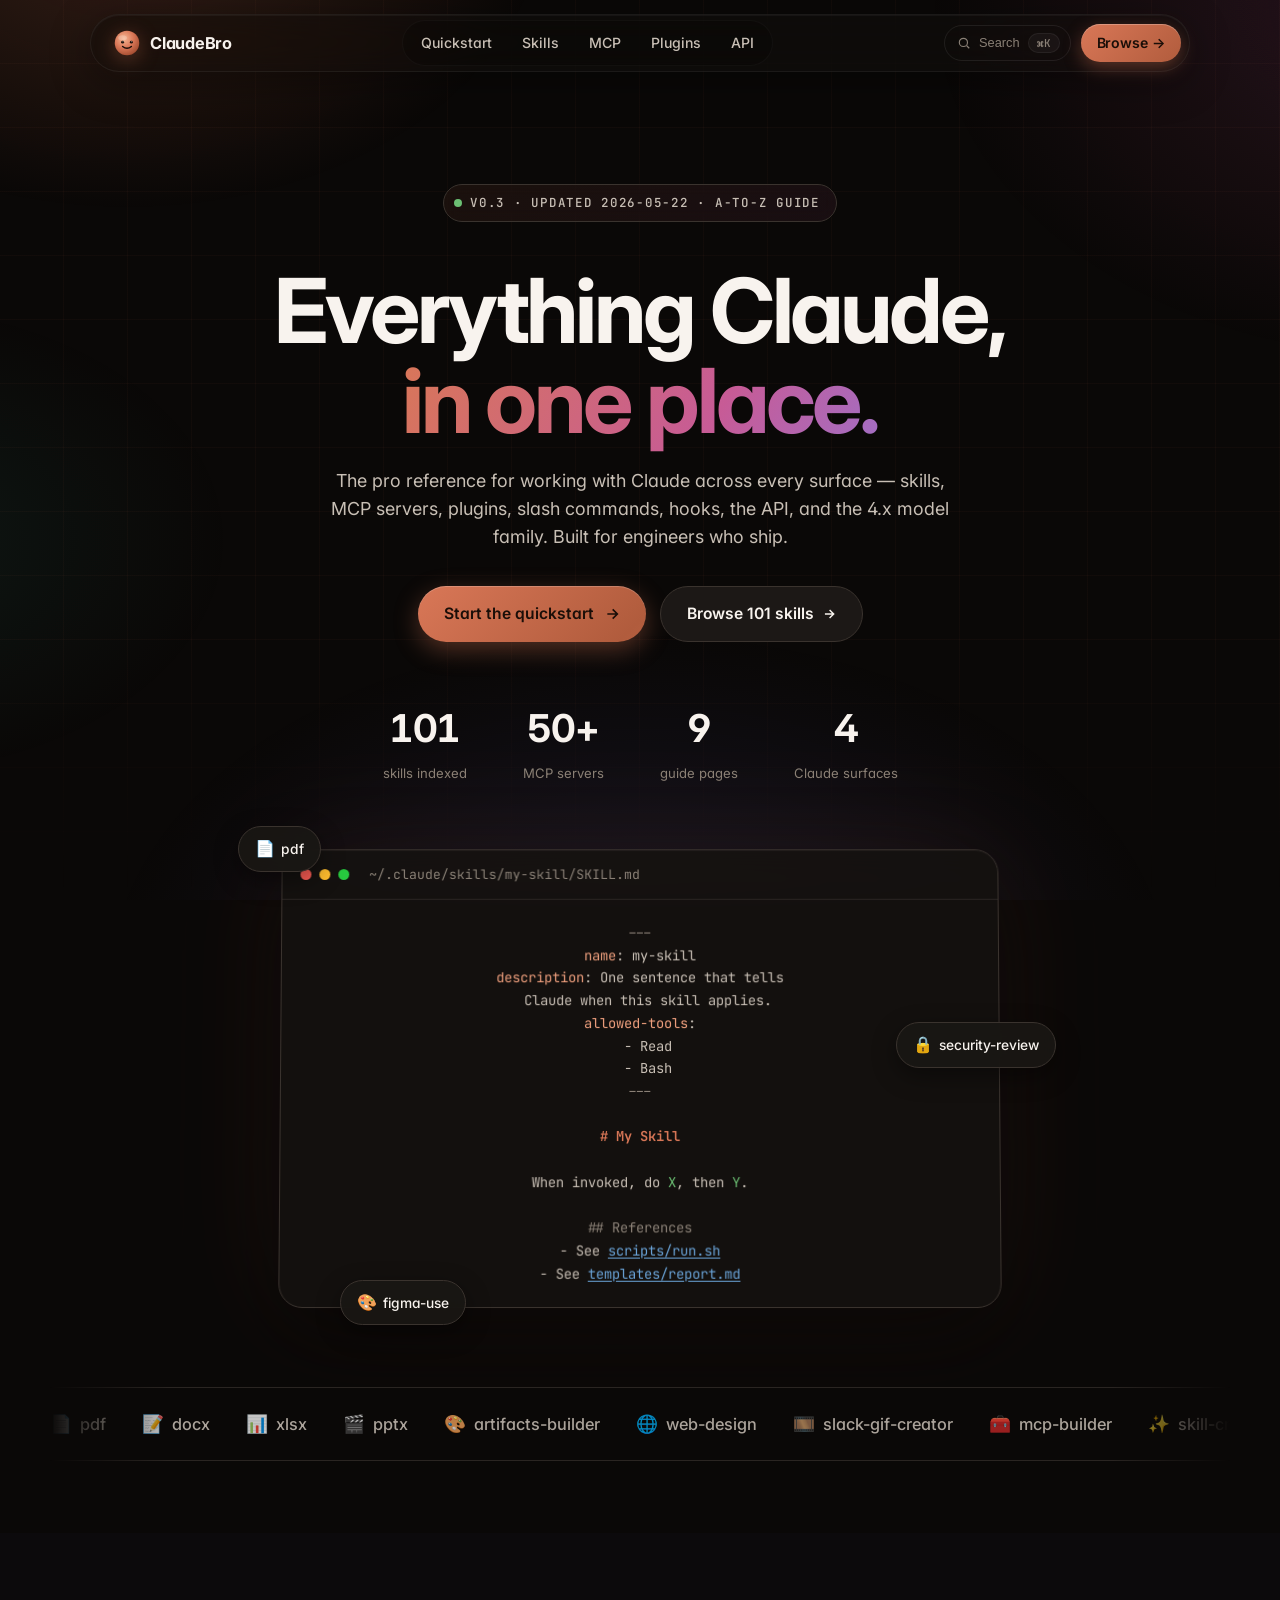
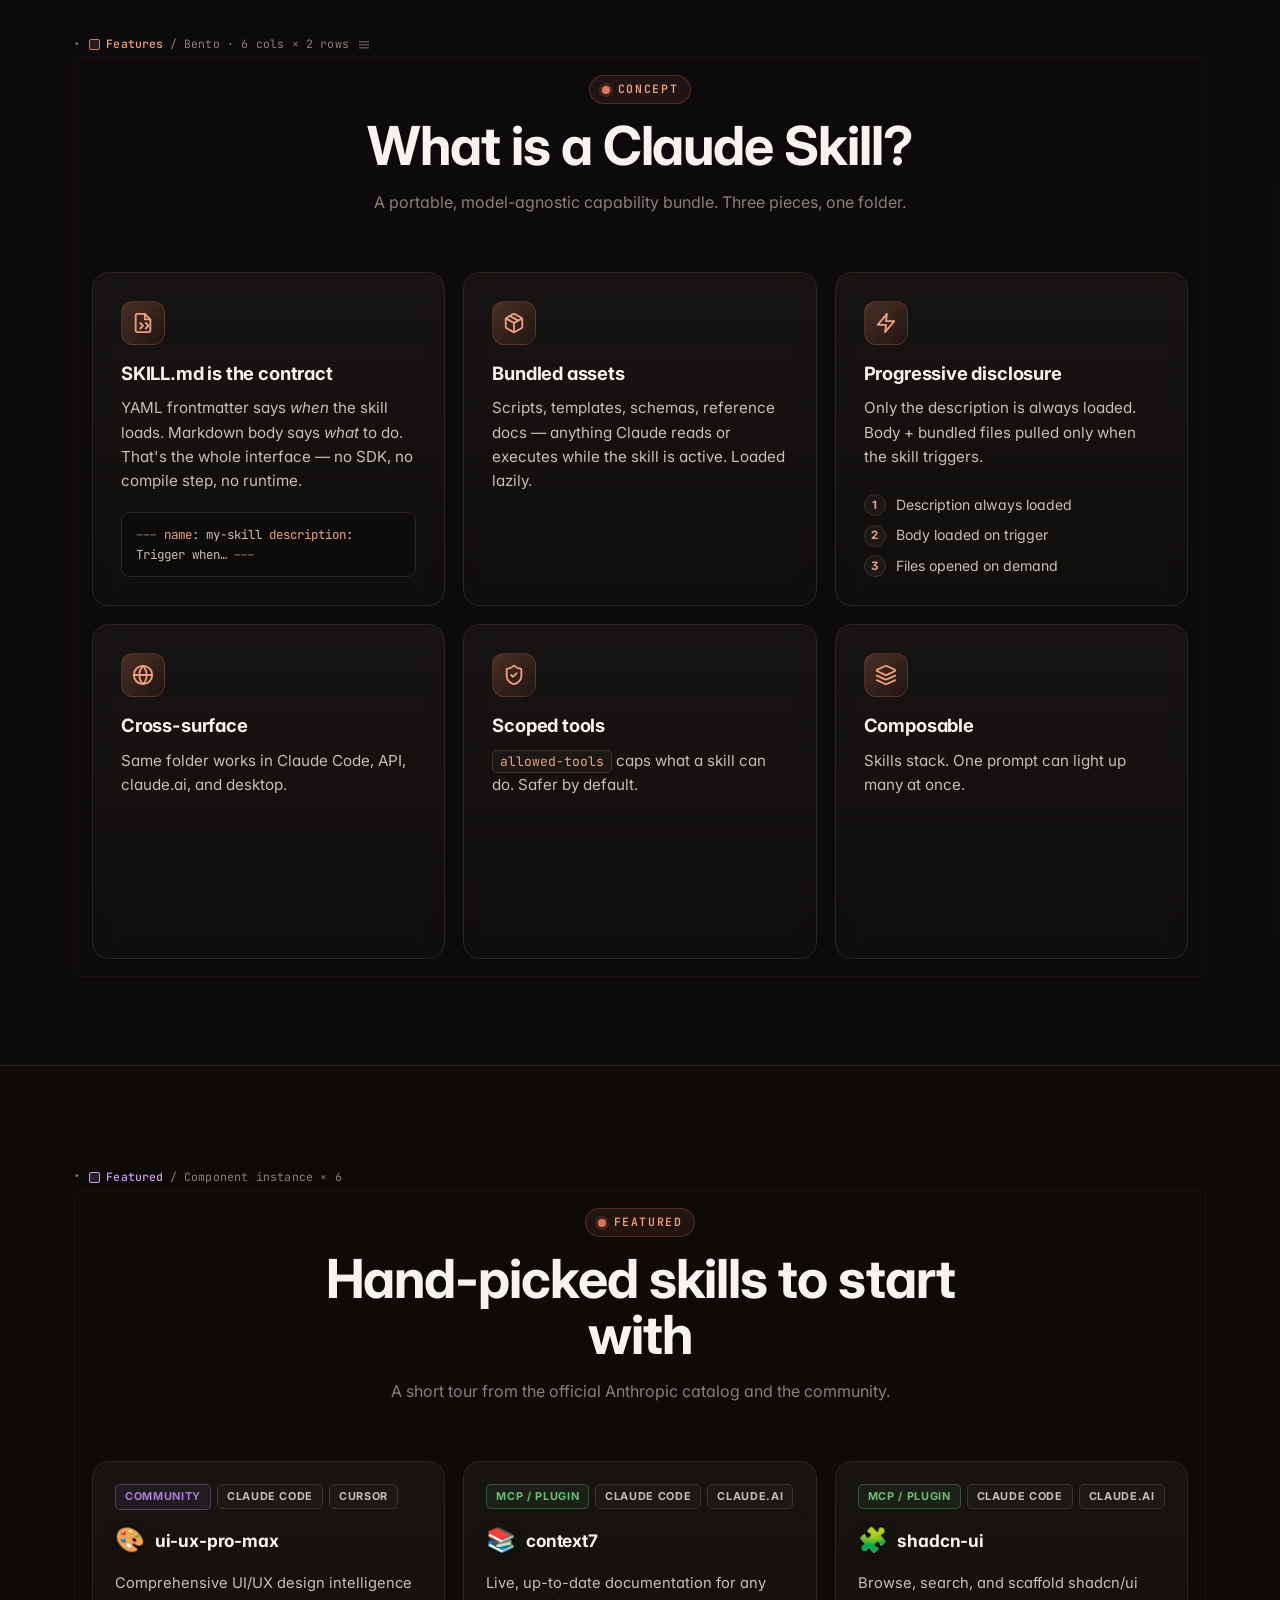
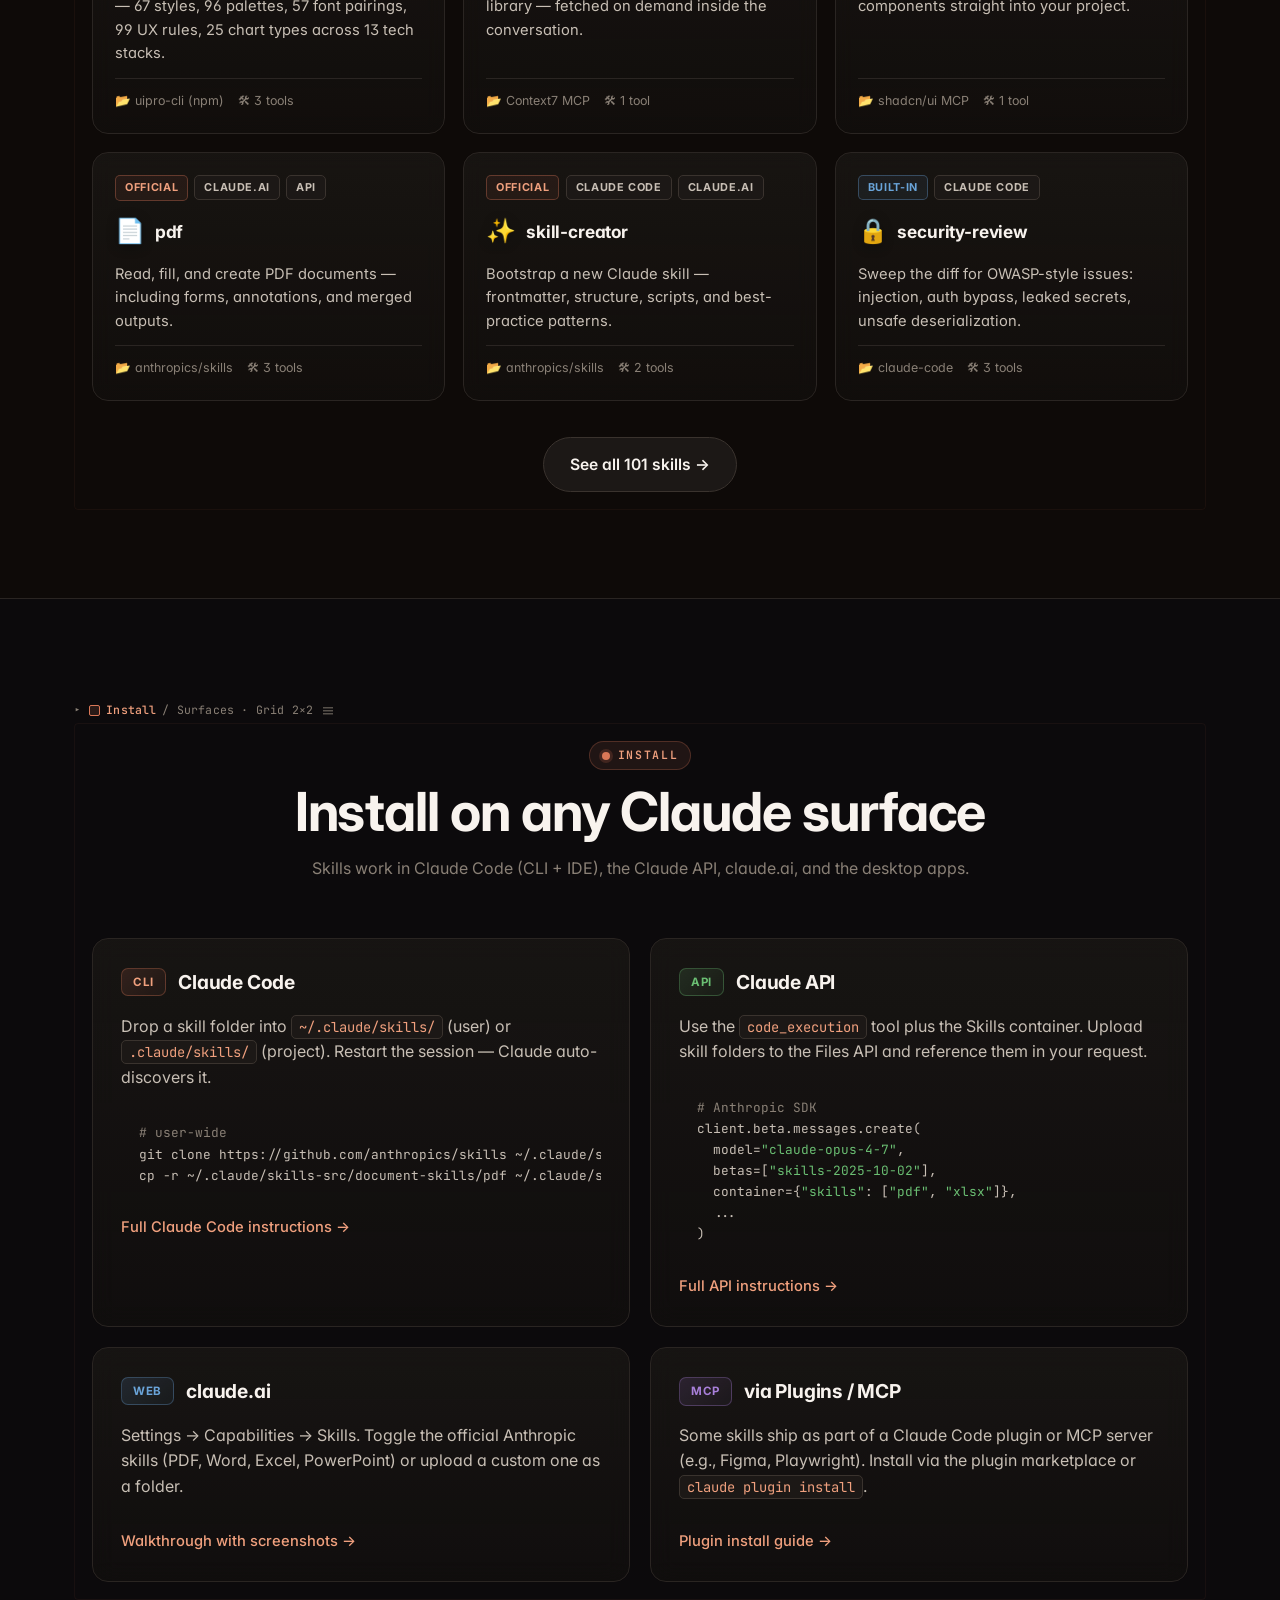
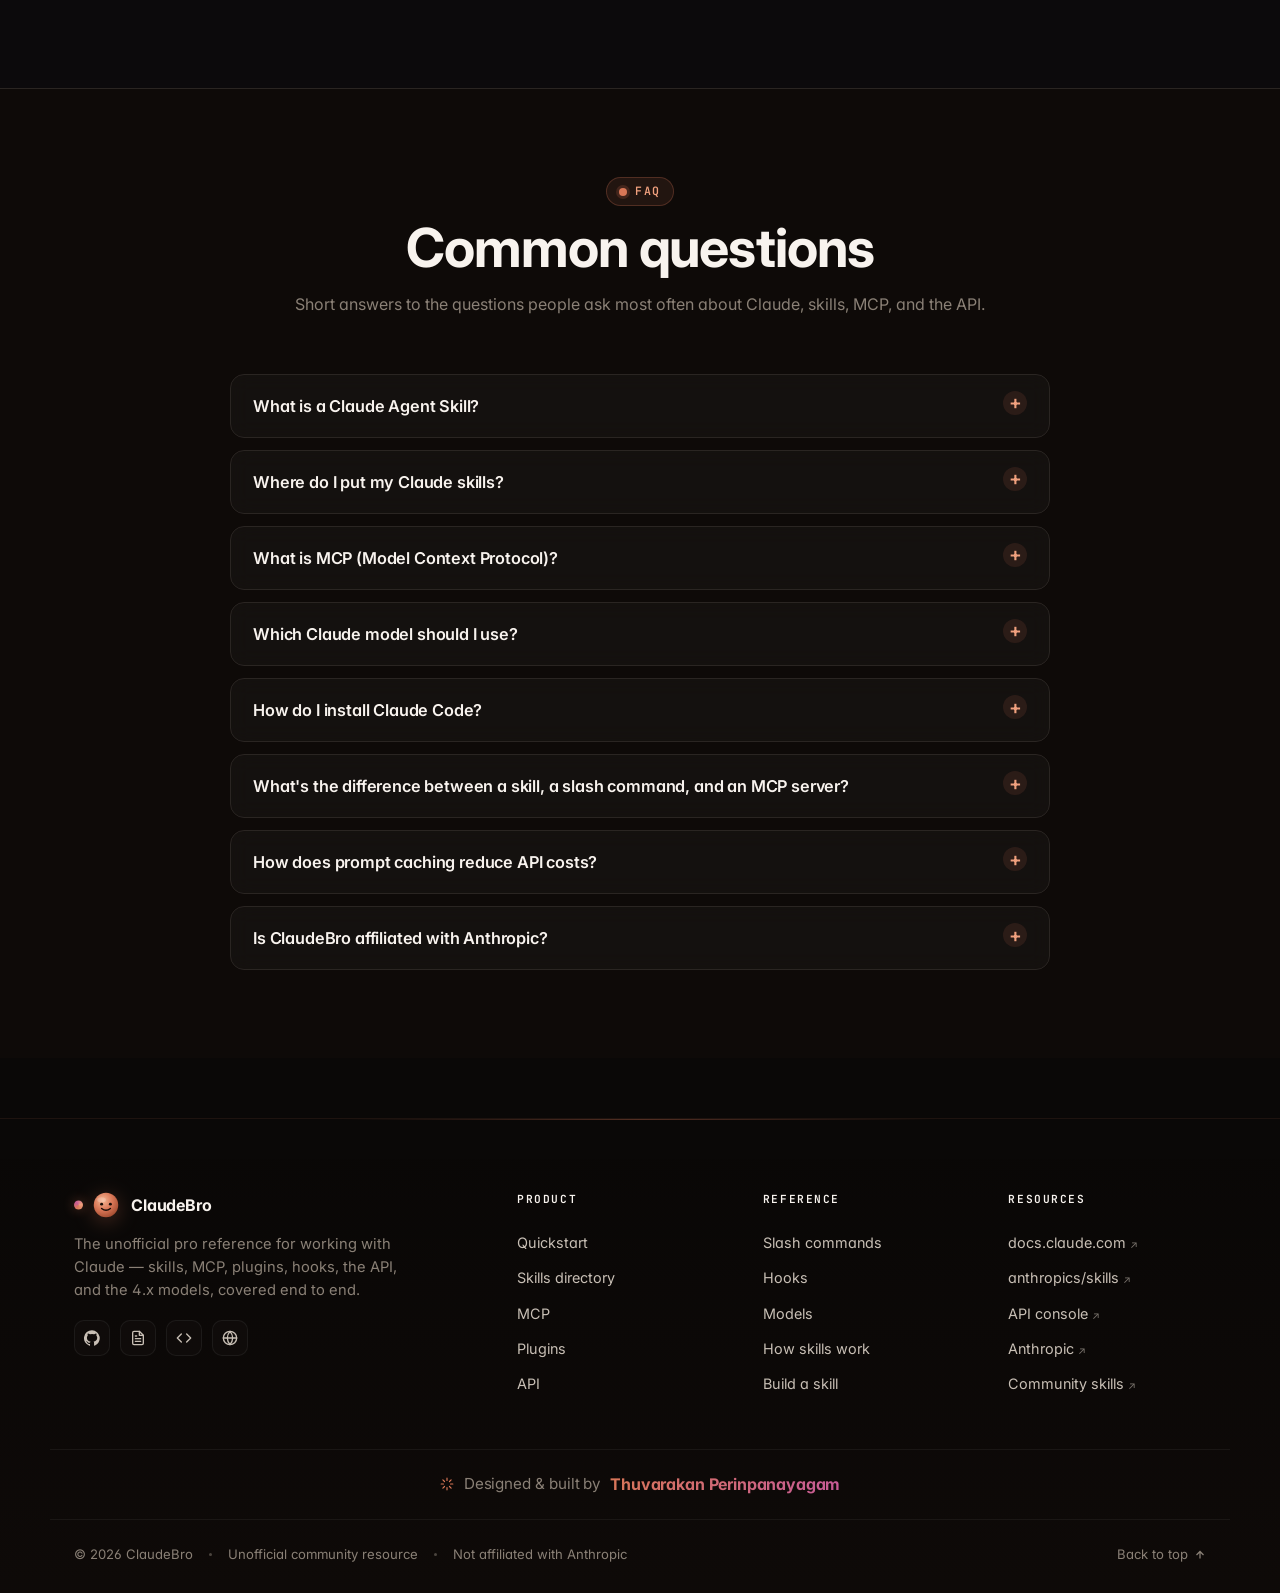
<file: index.html>
<!doctype html>
<html lang="en">
<head>
<meta charset="utf-8" />
<meta name="viewport" content="width=device-width,initial-scale=1" />
<title>ClaudeBro — A-to-Z reference for Claude (Skills, MCP, Plugins, API)</title>
<meta name="description" content="The pro reference for working with Claude. 101 skills, MCP servers, Claude Code plugins, slash commands, hooks, API guide, and the 4.x model family — all in one place." />
<meta name="keywords" content="Claude AI, Claude Code, Anthropic, Claude skills, MCP, Model Context Protocol, Claude API, Claude plugins, Claude hooks, Claude Opus, Claude Sonnet, Claude Haiku, AI coding assistant" />
<meta name="author" content="Thuvarakan Perinpanayagam" />
<meta name="robots" content="index, follow, max-snippet:-1, max-image-preview:large, max-video-preview:-1" />
<meta name="theme-color" content="#0a0807" media="(prefers-color-scheme: dark)" />
<meta name="theme-color" content="#d97757" media="(prefers-color-scheme: light)" />
<link rel="canonical" href="https://claudebro.xyz/" />

<!-- Favicons -->
<link rel="icon" type="image/svg+xml" href="/favicon.svg" />
<link rel="alternate icon" type="image/png" href="/favicon.svg" />
<link rel="apple-touch-icon" href="/favicon.svg" />

<!-- Open Graph -->
<meta property="og:type" content="website" />
<meta property="og:site_name" content="ClaudeBro" />
<meta property="og:title" content="ClaudeBro — A-to-Z reference for Claude (Skills, MCP, Plugins, API)" />
<meta property="og:description" content="The pro reference for working with Claude. 101 skills, MCP servers, Claude Code plugins, slash commands, hooks, API guide, and the 4.x model family — all in one place." />
<meta property="og:url" content="https://claudebro.xyz/" />
<meta property="og:image" content="https://claudebro.xyz/og-image.svg" />
<meta property="og:image:width" content="1200" />
<meta property="og:image:height" content="630" />
<meta property="og:image:alt" content="ClaudeBro — A-to-Z reference for Claude" />
<meta property="og:locale" content="en_US" />

<!-- Twitter Card -->
<meta name="twitter:card" content="summary_large_image" />
<meta name="twitter:title" content="ClaudeBro — A-to-Z reference for Claude (Skills, MCP, Plugins, API)" />
<meta name="twitter:description" content="The pro reference for working with Claude. 101 skills, MCP servers, Claude Code plugins, slash commands, hooks, API guide, and the 4.x model family — all in one place." />
<meta name="twitter:image" content="https://claudebro.xyz/og-image.svg" />
<meta name="twitter:image:alt" content="ClaudeBro" />

<script type="application/ld+json">
{
  "@context": "https://schema.org",
  "@graph": [
    {
      "@type": "WebSite",
      "@id": "https://claudebro.xyz/#website",
      "url": "https://claudebro.xyz/",
      "name": "ClaudeBro",
      "description": "The pro reference for working with Claude. 101 skills, MCP servers, Claude Code plugins, slash commands, hooks, API guide, and the 4.x model family — all in one place.",
      "publisher": {
        "@id": "https://claudebro.xyz/#person"
      },
      "inLanguage": "en-US",
      "potentialAction": {
        "@type": "SearchAction",
        "target": "https://claudebro.xyz/directory.html?q={search_term_string}",
        "query-input": "required name=search_term_string"
      }
    },
    {
      "@type": "Person",
      "@id": "https://claudebro.xyz/#person",
      "name": "Thuvarakan Perinpanayagam",
      "url": "https://claudebro.xyz/"
    }
  ]
}
</script>
<link rel="stylesheet" href="styles.css" />
<link rel="preconnect" href="https://fonts.googleapis.com" />
<link rel="preconnect" href="https://fonts.gstatic.com" crossorigin />
<link href="https://fonts.googleapis.com/css2?family=Inter:wght@400;500;600;700;800&family=JetBrains+Mono:wght@400;500;600&display=swap" rel="stylesheet" />
<script type="application/ld+json" data-extra="0">
{
  "@context": "https://schema.org",
  "@type": "FAQPage",
  "mainEntity": [
    {
      "@type": "Question",
      "name": "What is a Claude Agent Skill?",
      "acceptedAnswer": {
        "@type": "Answer",
        "text": "A skill is a folder containing a SKILL.md file (YAML frontmatter + markdown body) plus optional scripts and reference files. Claude loads the skill on demand when a user's prompt matches its description — extending what Claude can do without bloating every prompt."
      }
    },
    {
      "@type": "Question",
      "name": "Where do I put my Claude skills?",
      "acceptedAnswer": {
        "@type": "Answer",
        "text": "User-scope skills go in ~/.claude/skills/<skill-name>/. Project-scope skills go in .claude/skills/ inside the repo. Claude Code auto-discovers both at session start. For claude.ai, upload skills via Settings → Capabilities → Skills."
      }
    },
    {
      "@type": "Question",
      "name": "What is MCP (Model Context Protocol)?",
      "acceptedAnswer": {
        "@type": "Answer",
        "text": "MCP is the open JSON-RPC protocol Claude uses to talk to external systems — databases, APIs, your own tools. You install MCP servers (Postgres, GitHub, Slack, Figma, etc.) and Claude can call their tools mid-conversation."
      }
    },
    {
      "@type": "Question",
      "name": "Which Claude model should I use?",
      "acceptedAnswer": {
        "@type": "Answer",
        "text": "Default to Claude Sonnet 4.6 — strong, fast, ~5× cheaper than Opus. Use Claude Opus 4.7 for hard reasoning, large refactors, and multi-step plans. Use Claude Haiku 4.5 for high-volume routing and classification."
      }
    },
    {
      "@type": "Question",
      "name": "How do I install Claude Code?",
      "acceptedAnswer": {
        "@type": "Answer",
        "text": "Run npm install -g @anthropic-ai/claude-code, then claude in your project. Sign in with claude.ai (subscription) or an API key. Full setup walkthrough in the Quickstart guide."
      }
    },
    {
      "@type": "Question",
      "name": "What's the difference between a skill, a slash command, and an MCP server?",
      "acceptedAnswer": {
        "@type": "Answer",
        "text": "Skills trigger automatically from natural-language matching. Slash commands are user-typed shortcuts (/review). MCP servers are long-running processes that expose tools Claude can call. They layer together."
      }
    },
    {
      "@type": "Question",
      "name": "How does prompt caching reduce API costs?",
      "acceptedAnswer": {
        "@type": "Answer",
        "text": "Mark a stable prompt prefix with cache_control type ephemeral and cache hits within 5 minutes are ~90% cheaper. Heavy users see the cache extend for hours."
      }
    },
    {
      "@type": "Question",
      "name": "Is ClaudeBro affiliated with Anthropic?",
      "acceptedAnswer": {
        "@type": "Answer",
        "text": "No. ClaudeBro is an unofficial community resource. All Claude trademarks and skill names belong to their respective owners. Official documentation lives at docs.claude.com."
      }
    }
  ]
}
</script>
<script type="application/ld+json" data-extra="1">
{
  "@context": "https://schema.org",
  "@type": "BreadcrumbList",
  "itemListElement": [
    {
      "@type": "ListItem",
      "position": 1,
      "name": "Home",
      "item": "https://claudebro.xyz/"
    }
  ]
}
</script>
</head>
<body>

<div class="scroll-progress"></div>

<header class="topbar">
  <div class="container nav">
    <a href="index.html" class="brand">
      <svg class="brand-logo" viewBox="0 0 32 32" aria-hidden="true">
        <defs>
          <radialGradient id="bf-index-nav" cx="38%" cy="32%" r="70%">
            <stop offset="0%" stop-color="#f5b692"/>
            <stop offset="55%" stop-color="#d97757"/>
            <stop offset="100%" stop-color="#a64f33"/>
          </radialGradient>
        </defs>
        <circle cx="16" cy="16" r="14" fill="url(#bf-index-nav)"/>
        <ellipse cx="11" cy="10" rx="5" ry="3" fill="#fff" opacity=".22"/>
        <circle cx="11" cy="15" r="1.7" fill="#1a0e08"/>
        <circle cx="11.4" cy="14.5" r="0.5" fill="#fff"/>
        <circle cx="21" cy="15" r="1.7" fill="#1a0e08"/>
        <circle cx="21.4" cy="14.5" r="0.5" fill="#fff"/>
        <path d="M11 20 Q16 24 21 20" stroke="#1a0e08" stroke-width="1.7" fill="none" stroke-linecap="round"/>
      </svg>
      <span class="brand-text">ClaudeBro</span>
    </a>
    <nav class="nav-links">
      <a href="quickstart.html"><span>Quickstart</span></a>
      <a href="directory.html"><span>Skills</span></a>
      <a href="mcp.html"><span>MCP</span></a>
      <a href="plugins.html"><span>Plugins</span></a>
      <a href="api.html"><span>API</span></a>
    </nav>
    <div style="display:flex;align-items:center;gap:10px;">
      <button class="kbd-hint" data-palette-trigger aria-label="Search skills">
        <svg width="14" height="14" viewBox="0 0 24 24" fill="none" stroke="currentColor" stroke-width="2"><circle cx="11" cy="11" r="7"/><path d="m21 21-4.3-4.3"/></svg>
        Search
        <kbd>⌘K</kbd>
      </button>
      <button class="menu-toggle" id="menu-toggle" aria-label="Open menu" aria-expanded="false">☰</button>
      <a class="cta" href="directory.html">Browse →</a>
    </div>
  </div>
</header>

<div class="mobile-drawer" id="mobile-drawer">
  <nav>
    <a href="index.html" class="active">Home</a>
    <a href="quickstart.html">Quickstart</a>
    <a href="directory.html">Skills</a>
    <a href="mcp.html">MCP</a>
    <a href="plugins.html">Plugins</a>
    <a href="api.html">API</a>
    <a href="commands.html">Commands</a>
    <a href="hooks.html">Hooks</a>
    <a href="models.html">Models</a>
  </nav>
</div>

<section class="hero" id="frame-hero">
  <div class="container">
    <div class="hero-center">
      <span class="eyebrow reveal"><span class="pulse"></span> v0.3 · Updated 2026-05-22 · A-to-Z guide</span>
      <h1 class="reveal" data-delay="1">
        Everything Claude,<br />
        <span class="grad">in one place.</span>
      </h1>
      <p class="lede reveal" data-delay="2">
        The pro reference for working with Claude across every surface — skills, MCP servers, plugins, slash commands, hooks, the API, and the 4.x model family. Built for engineers who ship.
      </p>
      <div class="hero-cta reveal" data-delay="3">
        <a class="btn-primary" href="quickstart.html">
          Start the quickstart
          <svg width="16" height="16" viewBox="0 0 24 24" fill="none" stroke="currentColor" stroke-width="2.5"><path d="M5 12h14M13 5l7 7-7 7"/></svg>
        </a>
        <a class="btn-ghost" href="directory.html">
          Browse 101 skills
          <svg width="14" height="14" viewBox="0 0 24 24" fill="none" stroke="currentColor" stroke-width="2.5"><path d="M5 12h14M13 5l7 7-7 7"/></svg>
        </a>
      </div>
      <div class="hero-stats reveal" data-delay="4">
        <div><strong data-counter="101">0</strong><span>skills indexed</span></div>
        <div><strong data-counter="50" data-suffix="+">0</strong><span>MCP servers</span></div>
        <div><strong data-counter="9">0</strong><span>guide pages</span></div>
        <div><strong data-counter="4">0</strong><span>Claude surfaces</span></div>
      </div>
    </div>

    <div class="hero-demo reveal" data-delay="4">
      <span class="float-chip fc-1"><span class="emoji">📄</span> pdf</span>
      <span class="float-chip fc-2"><span class="emoji">🎨</span> figma-use</span>
      <span class="float-chip fc-3"><span class="emoji">🔒</span> security-review</span>
      <aside class="hero-card">
        <div class="card-head">
          <span class="dot red"></span><span class="dot yellow"></span><span class="dot green"></span>
          <span class="card-title">~/.claude/skills/my-skill/SKILL.md</span>
        </div>
<pre class="code"><span class="c-tok-com">---</span>
<span class="c-tok-key">name</span>: my-skill
<span class="c-tok-key">description</span>: One sentence that tells
  Claude when this skill applies.
<span class="c-tok-key">allowed-tools</span>:
  - Read
  - Bash
<span class="c-tok-com">---</span>

<span class="c-tok-h"># My Skill</span>

When invoked, do <span class="c-tok-str">X</span>, then <span class="c-tok-str">Y</span>.

<span class="c-tok-com">## References</span>
- See <span class="c-tok-link">scripts/run.sh</span>
- See <span class="c-tok-link">templates/report.md</span></pre>
      </aside>
    </div>

    <div class="marquee reveal" data-delay="5">
      <div class="marquee-track" id="marquee-track"></div>
    </div>
  </div>
</section>

<section class="section">
  <div class="container">
    <div class="frame frame-section frame-autolayout" data-frame-name="Features / Bento Grid" id="frame-features">
      <div class="frame-label">
        <span class="f-chev">▸</span>
        <span class="f-icon"></span>
        <span class="f-name">Features</span>
        <span class="f-meta">/ Bento · 6 cols × 2 rows</span>
      </div>
      <div class="frame-handles"><span class="tl"></span><span class="tr"></span><span class="bl"></span><span class="br"></span></div>
    <div class="section-head reveal">
      <div class="label">Concept</div>
      <h2>What is a Claude Skill?</h2>
      <p class="muted">A portable, model-agnostic capability bundle. Three pieces, one folder.</p>
    </div>

    <div class="bento">
      <div class="bento-card b-wide reveal" data-delay="1">
        <div class="b-icon" aria-hidden="true">
          <svg viewBox="0 0 24 24" fill="none" stroke="currentColor" stroke-linecap="round" stroke-linejoin="round"><path d="M14 2H6a2 2 0 0 0-2 2v16a2 2 0 0 0 2 2h12a2 2 0 0 0 2-2V8z"/><polyline points="14 2 14 8 20 8"/><path d="m9 18 3-3-3-3"/><path d="m15 12 3 3-3 3"/></svg>
        </div>
        <h3>SKILL.md is the contract</h3>
        <p>YAML frontmatter says <em>when</em> the skill loads. Markdown body says <em>what</em> to do. That's the whole interface — no SDK, no compile step, no runtime.</p>
        <div class="b-illu">
<span style="color:var(--muted)">---</span>
<span style="color:var(--accent-2)">name</span>: my-skill
<span style="color:var(--accent-2)">description</span>: Trigger when…
<span style="color:var(--muted)">---</span>
        </div>
      </div>

      <div class="bento-card b-medium reveal" data-delay="2">
        <div class="b-icon" aria-hidden="true">
          <svg viewBox="0 0 24 24" fill="none" stroke="currentColor" stroke-linecap="round" stroke-linejoin="round"><path d="m7.5 4.27 9 5.15"/><path d="M21 8a2 2 0 0 0-1-1.73l-7-4a2 2 0 0 0-2 0l-7 4A2 2 0 0 0 3 8v8a2 2 0 0 0 1 1.73l7 4a2 2 0 0 0 2 0l7-4A2 2 0 0 0 21 16Z"/><path d="m3.3 7 8.7 5 8.7-5"/><path d="M12 22V12"/></svg>
        </div>
        <h3>Bundled assets</h3>
        <p>Scripts, templates, schemas, reference docs — anything Claude reads or executes while the skill is active. Loaded lazily.</p>
      </div>

      <div class="bento-card b-medium reveal" data-delay="3">
        <div class="b-icon" aria-hidden="true">
          <svg viewBox="0 0 24 24" fill="none" stroke="currentColor" stroke-linecap="round" stroke-linejoin="round"><polygon points="13 2 3 14 12 14 11 22 21 10 12 10 13 2"/></svg>
        </div>
        <h3>Progressive disclosure</h3>
        <p>Only the description is always loaded. Body + bundled files pulled only when the skill triggers.</p>
        <div class="step"><span class="n">1</span> Description always loaded</div>
        <div class="step"><span class="n">2</span> Body loaded on trigger</div>
        <div class="step"><span class="n">3</span> Files opened on demand</div>
      </div>

      <div class="bento-card b-small reveal" data-delay="4">
        <div class="b-icon" aria-hidden="true">
          <svg viewBox="0 0 24 24" fill="none" stroke="currentColor" stroke-linecap="round" stroke-linejoin="round"><circle cx="12" cy="12" r="10"/><path d="M12 2a14.5 14.5 0 0 0 0 20 14.5 14.5 0 0 0 0-20"/><path d="M2 12h20"/></svg>
        </div>
        <h3>Cross-surface</h3>
        <p>Same folder works in Claude Code, API, claude.ai, and desktop.</p>
      </div>

      <div class="bento-card b-small reveal" data-delay="5">
        <div class="b-icon" aria-hidden="true">
          <svg viewBox="0 0 24 24" fill="none" stroke="currentColor" stroke-linecap="round" stroke-linejoin="round"><path d="M20 13c0 5-3.5 7.5-7.66 8.95a1 1 0 0 1-.67-.01C7.5 20.5 4 18 4 13V6a1 1 0 0 1 1-1c2 0 4.5-1.2 6.24-2.72a1.17 1.17 0 0 1 1.52 0C14.51 3.81 17 5 19 5a1 1 0 0 1 1 1z"/><path d="m9 12 2 2 4-4"/></svg>
        </div>
        <h3>Scoped tools</h3>
        <p><code>allowed-tools</code> caps what a skill can do. Safer by default.</p>
      </div>

      <div class="bento-card b-small reveal" data-delay="6">
        <div class="b-icon" aria-hidden="true">
          <svg viewBox="0 0 24 24" fill="none" stroke="currentColor" stroke-linecap="round" stroke-linejoin="round"><path d="m12.83 2.18a2 2 0 0 0-1.66 0L2.6 6.08a1 1 0 0 0 0 1.83l8.58 3.91a2 2 0 0 0 1.66 0l8.58-3.91a1 1 0 0 0 0-1.83Z"/><path d="m22 17.65-9.17 4.16a2 2 0 0 1-1.66 0L2 17.65"/><path d="m22 12.65-9.17 4.16a2 2 0 0 1-1.66 0L2 12.65"/></svg>
        </div>
        <h3>Composable</h3>
        <p>Skills stack. One prompt can light up many at once.</p>
      </div>
    </div>
    </div>
  </div>
</section>

<section class="section">
  <div class="container">
    <div class="frame frame-section frame-component" data-frame-name="Featured / SkillCard × 6" id="frame-featured">
      <div class="frame-label">
        <span class="f-chev">▸</span>
        <span class="f-icon"></span>
        <span class="f-name">Featured</span>
        <span class="f-meta">/ Component instance × 6</span>
      </div>
      <div class="frame-handles"><span class="tl"></span><span class="tr"></span><span class="bl"></span><span class="br"></span></div>
    <div class="section-head reveal">
      <div class="label">Featured</div>
      <h2>Hand-picked skills to start with</h2>
      <p class="muted">A short tour from the official Anthropic catalog and the community.</p>
    </div>
    <div class="grid-cards" id="featured-cards"></div>
    <div class="center"><a class="btn-ghost" href="directory.html">See all 101 skills →</a></div>
    </div>
  </div>
</section>

<section class="section">
  <div class="container">
    <div class="frame frame-section frame-autolayout" data-frame-name="Install / Surfaces 2×2" id="frame-install">
      <div class="frame-label">
        <span class="f-chev">▸</span>
        <span class="f-icon"></span>
        <span class="f-name">Install</span>
        <span class="f-meta">/ Surfaces · Grid 2×2</span>
      </div>
      <div class="frame-handles"><span class="tl"></span><span class="tr"></span><span class="bl"></span><span class="br"></span></div>
    <div class="section-head reveal">
      <div class="label">Install</div>
      <h2>Install on any Claude surface</h2>
      <p class="muted">Skills work in Claude Code (CLI + IDE), the Claude API, claude.ai, and the desktop apps.</p>
    </div>
    <div class="grid-2">
      <div class="install-card reveal" data-delay="1">
        <div class="install-head"><span class="badge">CLI</span><h3>Claude Code</h3></div>
        <p>Drop a skill folder into <code>~/.claude/skills/</code> (user) or <code>.claude/skills/</code> (project). Restart the session — Claude auto-discovers it.</p>
        <pre class="code small"><span class="c-tok-com"># user-wide</span>
git clone https://github.com/anthropics/skills ~/.claude/skills-src
cp -r ~/.claude/skills-src/document-skills/pdf ~/.claude/skills/</pre>
        <a class="link" href="install.html#claude-code">Full Claude Code instructions →</a>
      </div>
      <div class="install-card reveal" data-delay="2">
        <div class="install-head"><span class="badge green">API</span><h3>Claude API</h3></div>
        <p>Use the <code>code_execution</code> tool plus the Skills container. Upload skill folders to the Files API and reference them in your request.</p>
        <pre class="code small"><span class="c-tok-com"># Anthropic SDK</span>
client.beta.messages.create(
  model=<span class="c-tok-str">"claude-opus-4-7"</span>,
  betas=[<span class="c-tok-str">"skills-2025-10-02"</span>],
  container={<span class="c-tok-str">"skills"</span>: [<span class="c-tok-str">"pdf"</span>, <span class="c-tok-str">"xlsx"</span>]},
  ...
)</pre>
        <a class="link" href="install.html#api">Full API instructions →</a>
      </div>
      <div class="install-card reveal" data-delay="3">
        <div class="install-head"><span class="badge blue">WEB</span><h3>claude.ai</h3></div>
        <p>Settings → Capabilities → Skills. Toggle the official Anthropic skills (PDF, Word, Excel, PowerPoint) or upload a custom one as a folder.</p>
        <a class="link" href="install.html#claude-ai">Walkthrough with screenshots →</a>
      </div>
      <div class="install-card reveal" data-delay="4">
        <div class="install-head"><span class="badge purple">MCP</span><h3>via Plugins / MCP</h3></div>
        <p>Some skills ship as part of a Claude Code plugin or MCP server (e.g., Figma, Playwright). Install via the plugin marketplace or <code>claude plugin install</code>.</p>
        <a class="link" href="install.html#plugins">Plugin install guide →</a>
      </div>
    </div>
    </div>
  </div>
</section>

<section class="section" id="faq">
  <div class="container">
    <div class="section-head reveal">
      <div class="label">FAQ</div>
      <h2>Common questions</h2>
      <p class="muted">Short answers to the questions people ask most often about Claude, skills, MCP, and the API.</p>
    </div>
    <div class="faq-list">
      <details class="faq-item reveal" data-delay="1">
        <summary>What is a Claude Agent Skill?</summary>
        <p>A skill is a folder containing a <code>SKILL.md</code> file (YAML frontmatter + markdown body) plus optional scripts and reference files. Claude loads the skill on demand when a user's prompt matches its description — extending what Claude can do without bloating every prompt. See the <a href="guide.html">concept guide</a>.</p>
      </details>
      <details class="faq-item reveal" data-delay="2">
        <summary>Where do I put my Claude skills?</summary>
        <p>User-scope skills go in <code>~/.claude/skills/&lt;skill-name&gt;/</code>. Project-scope skills go in <code>.claude/skills/</code> inside the repo. Claude Code auto-discovers both at session start. For claude.ai, upload skills via Settings → Capabilities → Skills.</p>
      </details>
      <details class="faq-item reveal" data-delay="3">
        <summary>What is MCP (Model Context Protocol)?</summary>
        <p>MCP is the open JSON-RPC protocol Claude uses to talk to external systems — databases, APIs, your own tools. You install MCP servers (Postgres, GitHub, Slack, Figma, etc.) and Claude can call their tools mid-conversation. Read the <a href="mcp.html">MCP guide</a>.</p>
      </details>
      <details class="faq-item reveal" data-delay="4">
        <summary>Which Claude model should I use?</summary>
        <p>Default to <strong>Claude Sonnet 4.6</strong> — strong, fast, ~5× cheaper than Opus. Use <strong>Claude Opus 4.7</strong> for hard reasoning, large refactors, and multi-step plans. Use <strong>Claude Haiku 4.5</strong> for high-volume routing and classification. See the <a href="models.html">model comparison</a>.</p>
      </details>
      <details class="faq-item reveal" data-delay="5">
        <summary>How do I install Claude Code?</summary>
        <p>Run <code>npm install -g @anthropic-ai/claude-code</code>, then <code>claude</code> in your project. Sign in with claude.ai (subscription) or an API key. Full setup walkthrough in the <a href="quickstart.html">Quickstart</a>.</p>
      </details>
      <details class="faq-item reveal" data-delay="6">
        <summary>What's the difference between a skill, a slash command, and an MCP server?</summary>
        <p><strong>Skills</strong> trigger automatically from natural-language matching. <strong>Slash commands</strong> are user-typed shortcuts (<code>/review</code>). <strong>MCP servers</strong> are long-running processes that expose tools Claude can call. They layer together — skills can call MCP tools, slash commands can invoke skills.</p>
      </details>
      <details class="faq-item reveal" data-delay="7">
        <summary>How does prompt caching reduce API costs?</summary>
        <p>Mark a stable prompt prefix (system prompt, big context doc, tool definitions) with <code>cache_control: {"type": "ephemeral"}</code> and cache hits within 5 minutes are <strong>~90% cheaper</strong>. Heavy users see the cache extend for hours. See the <a href="api.html#caching">API caching guide</a>.</p>
      </details>
      <details class="faq-item reveal" data-delay="8">
        <summary>Is ClaudeBro affiliated with Anthropic?</summary>
        <p>No. ClaudeBro is an unofficial community resource. All Claude trademarks and skill names belong to their respective owners. Official documentation lives at <a href="https://docs.claude.com" target="_blank" rel="noopener">docs.claude.com</a>.</p>
      </details>
    </div>
  </div>
</section>

<footer class="footer">
  <div class="container footer-grid">
    <div class="footer-brand">
      <div class="footer-logo">
        <svg class="footer-logo-mark" viewBox="0 0 32 32" aria-hidden="true">
          <defs>
            <radialGradient id="bf-index-foot" cx="38%" cy="32%" r="70%">
              <stop offset="0%" stop-color="#f5b692"/>
              <stop offset="55%" stop-color="#d97757"/>
              <stop offset="100%" stop-color="#a64f33"/>
            </radialGradient>
          </defs>
          <circle cx="16" cy="16" r="14" fill="url(#bf-index-foot)"/>
          <ellipse cx="11" cy="10" rx="5" ry="3" fill="#fff" opacity=".22"/>
          <circle cx="11" cy="15" r="1.7" fill="#1a0e08"/>
          <circle cx="21" cy="15" r="1.7" fill="#1a0e08"/>
          <path d="M11 20 Q16 24 21 20" stroke="#1a0e08" stroke-width="1.7" fill="none" stroke-linecap="round"/>
        </svg>
        <strong>ClaudeBro</strong>
      </div>
      <p>The unofficial pro reference for working with Claude — skills, MCP, plugins, hooks, the API, and the 4.x models, covered end to end.</p>
      <div class="footer-social">
        <a href="https://github.com/anthropics/skills" target="_blank" rel="noopener" aria-label="anthropics/skills on GitHub">
          <svg viewBox="0 0 24 24" fill="currentColor"><path d="M12 .3a12 12 0 0 0-3.8 23.4c.6.1.8-.3.8-.6v-2.2c-3.3.7-4-1.6-4-1.6-.6-1.4-1.4-1.8-1.4-1.8-1-.7.1-.7.1-.7 1.2 0 1.9 1.2 1.9 1.2 1 1.8 2.8 1.3 3.5 1 .1-.8.4-1.3.8-1.6-2.7-.3-5.5-1.3-5.5-6 0-1.2.5-2.3 1.3-3.1-.2-.4-.6-1.6 0-3.2 0 0 1-.3 3.4 1.2a11.5 11.5 0 0 1 6 0c2.3-1.5 3.3-1.2 3.3-1.2.7 1.6.2 2.8.1 3.2.8.8 1.3 1.9 1.3 3.1 0 4.6-2.8 5.7-5.5 6 .5.4.8 1.1.8 2.2v3.3c0 .3.2.7.8.6A12 12 0 0 0 12 .3"/></svg>
        </a>
        <a href="https://docs.claude.com" target="_blank" rel="noopener" aria-label="Claude documentation">
          <svg viewBox="0 0 24 24" fill="none" stroke="currentColor" stroke-width="2" stroke-linecap="round" stroke-linejoin="round"><path d="M14 2H6a2 2 0 0 0-2 2v16a2 2 0 0 0 2 2h12a2 2 0 0 0 2-2V8z"/><polyline points="14 2 14 8 20 8"/><line x1="16" y1="13" x2="8" y2="13"/><line x1="16" y1="17" x2="8" y2="17"/><line x1="10" y1="9" x2="8" y2="9"/></svg>
        </a>
        <a href="https://console.anthropic.com" target="_blank" rel="noopener" aria-label="Anthropic API console">
          <svg viewBox="0 0 24 24" fill="none" stroke="currentColor" stroke-width="2" stroke-linecap="round" stroke-linejoin="round"><polyline points="16 18 22 12 16 6"/><polyline points="8 6 2 12 8 18"/></svg>
        </a>
        <a href="https://www.anthropic.com" target="_blank" rel="noopener" aria-label="Anthropic">
          <svg viewBox="0 0 24 24" fill="none" stroke="currentColor" stroke-width="2" stroke-linecap="round" stroke-linejoin="round"><circle cx="12" cy="12" r="10"/><line x1="2" y1="12" x2="22" y2="12"/><path d="M12 2a15.3 15.3 0 0 1 4 10 15.3 15.3 0 0 1-4 10 15.3 15.3 0 0 1-4-10 15.3 15.3 0 0 1 4-10z"/></svg>
        </a>
      </div>
    </div>

    <div class="footer-col">
      <h4>Product</h4>
      <a href="quickstart.html">Quickstart</a>
      <a href="directory.html">Skills directory</a>
      <a href="mcp.html">MCP</a>
      <a href="plugins.html">Plugins</a>
      <a href="api.html">API</a>
    </div>

    <div class="footer-col">
      <h4>Reference</h4>
      <a href="commands.html">Slash commands</a>
      <a href="hooks.html">Hooks</a>
      <a href="models.html">Models</a>
      <a href="guide.html">How skills work</a>
      <a href="create.html">Build a skill</a>
    </div>

    <div class="footer-col">
      <h4>Resources</h4>
      <a href="https://docs.claude.com" target="_blank" rel="noopener">docs.claude.com<span class="ext">↗</span></a>
      <a href="https://github.com/anthropics/skills" target="_blank" rel="noopener">anthropics/skills<span class="ext">↗</span></a>
      <a href="https://console.anthropic.com" target="_blank" rel="noopener">API console<span class="ext">↗</span></a>
      <a href="https://www.anthropic.com" target="_blank" rel="noopener">Anthropic<span class="ext">↗</span></a>
      <a href="https://github.com/topics/claude-skills" target="_blank" rel="noopener">Community skills<span class="ext">↗</span></a>
    </div>
  </div>

  <div class="container footer-credit-line">
    <svg class="credit-spark" viewBox="0 0 24 24" fill="none" stroke="currentColor" stroke-width="2" stroke-linecap="round" stroke-linejoin="round"><path d="M12 2v4M12 18v4M4.93 4.93l2.83 2.83M16.24 16.24l2.83 2.83M2 12h4M18 12h4M4.93 19.07l2.83-2.83M16.24 7.76l2.83-2.83"/></svg>
    <span>Designed &amp; built by</span>
    <span class="credit-name">Thuvarakan Perinpanayagam</span>
  </div>

  <div class="container footer-bottom">
    <div class="footer-meta">
      <span>© 2026 ClaudeBro</span>
      <span class="sep"></span>
      <span>Unofficial community resource</span>
      <span class="sep"></span>
      <span>Not affiliated with Anthropic</span>
    </div>
    <a class="footer-back-top" href="#top">Back to top
      <svg width="12" height="12" viewBox="0 0 24 24" fill="none" stroke="currentColor" stroke-width="2.5"><path d="M12 19V5M5 12l7-7 7 7"/></svg>
    </a>
  </div>
</footer>

<button class="fab" id="fab" aria-label="Back to top">
  <svg width="18" height="18" viewBox="0 0 24 24" fill="none" stroke="currentColor" stroke-width="2.5"><path d="M12 19V5M5 12l7-7 7 7"/></svg>
</button>

<div class="palette-backdrop" id="palette-backdrop" role="dialog" aria-label="Search skills">
  <div class="palette">
    <div class="palette-search">
      <svg width="18" height="18" viewBox="0 0 24 24" fill="none" stroke="currentColor" stroke-width="2"><circle cx="11" cy="11" r="7"/><path d="m21 21-4.3-4.3"/></svg>
      <label for="palette-input" class="sr-only">Search skills</label>
      <input id="palette-input" type="text" placeholder="Search 101 skills — name, trigger, description…" aria-label="Search skills" autocomplete="off" />
      <span class="esc">esc</span>
    </div>
    <div class="palette-results" id="palette-results"></div>
  </div>
</div>

<script src="skills-data.js"></script>
<script src="script.js"></script>
</body>
</html>
</file>
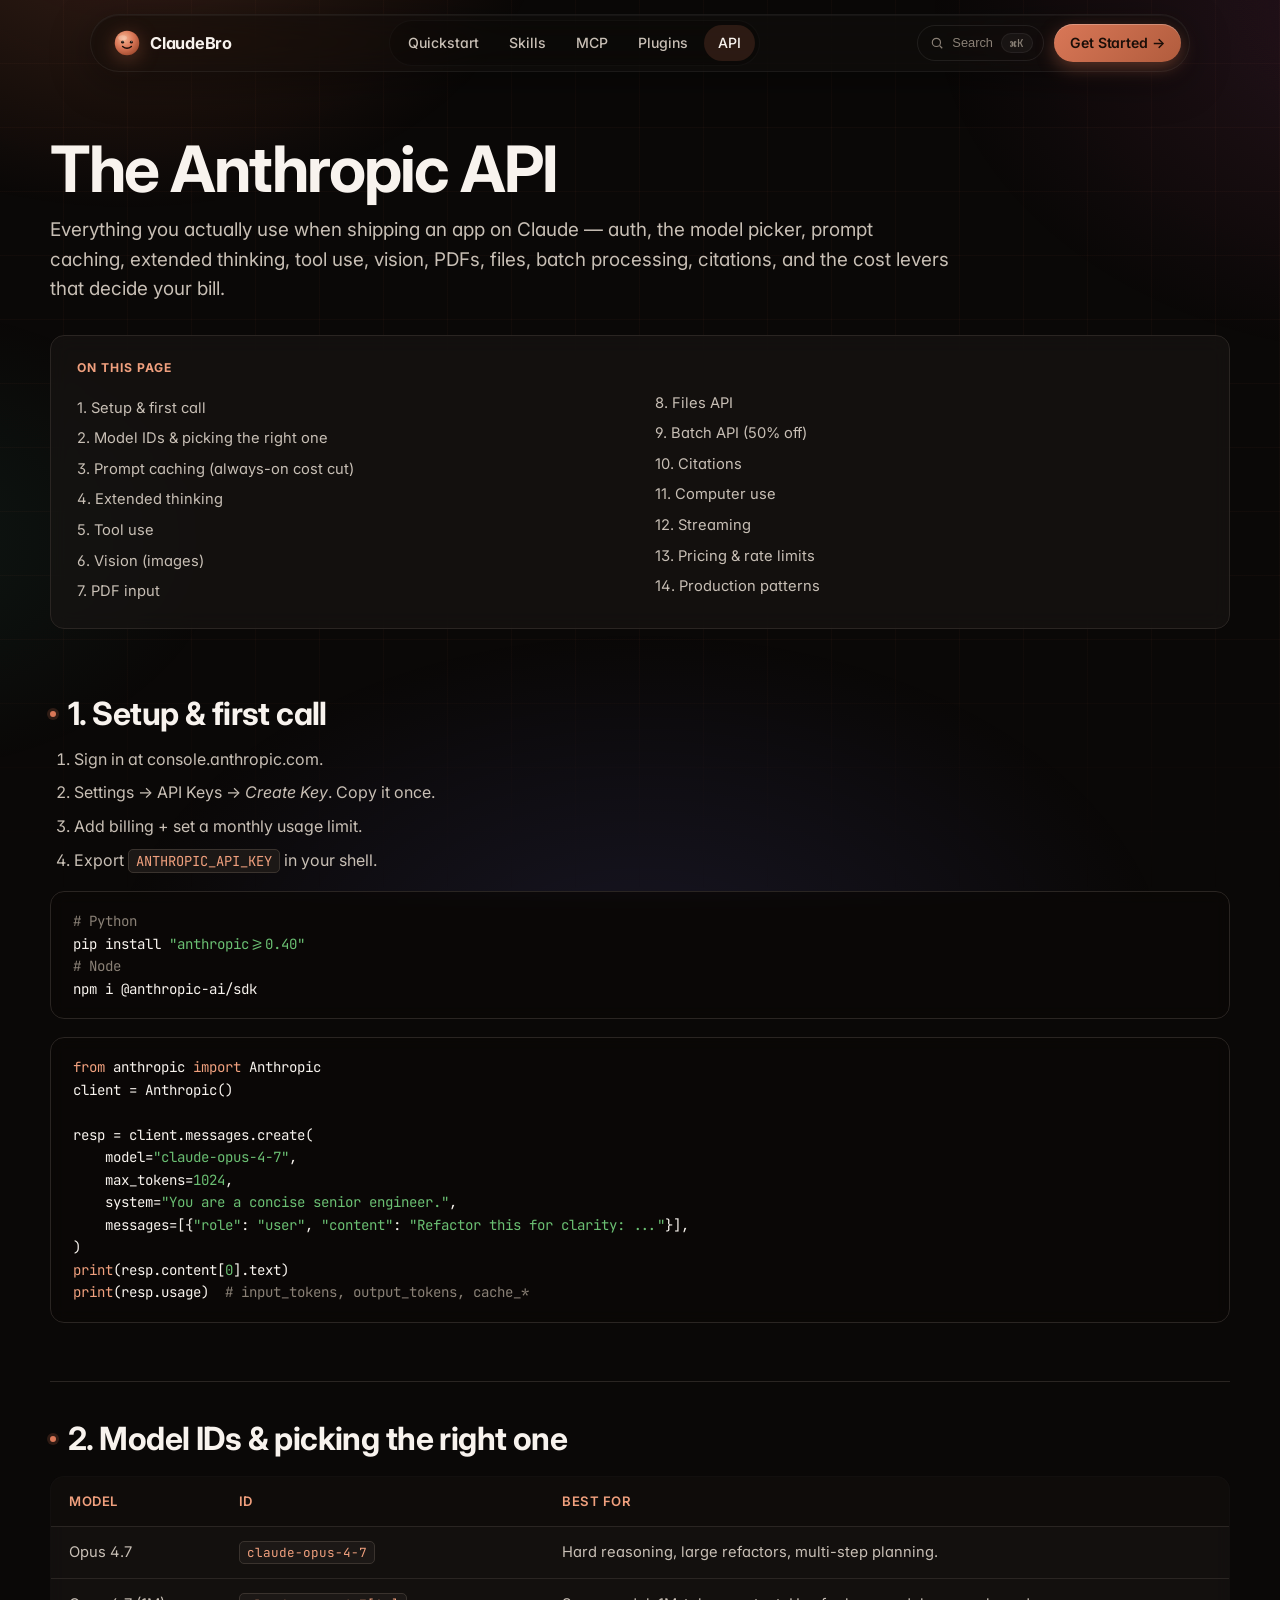
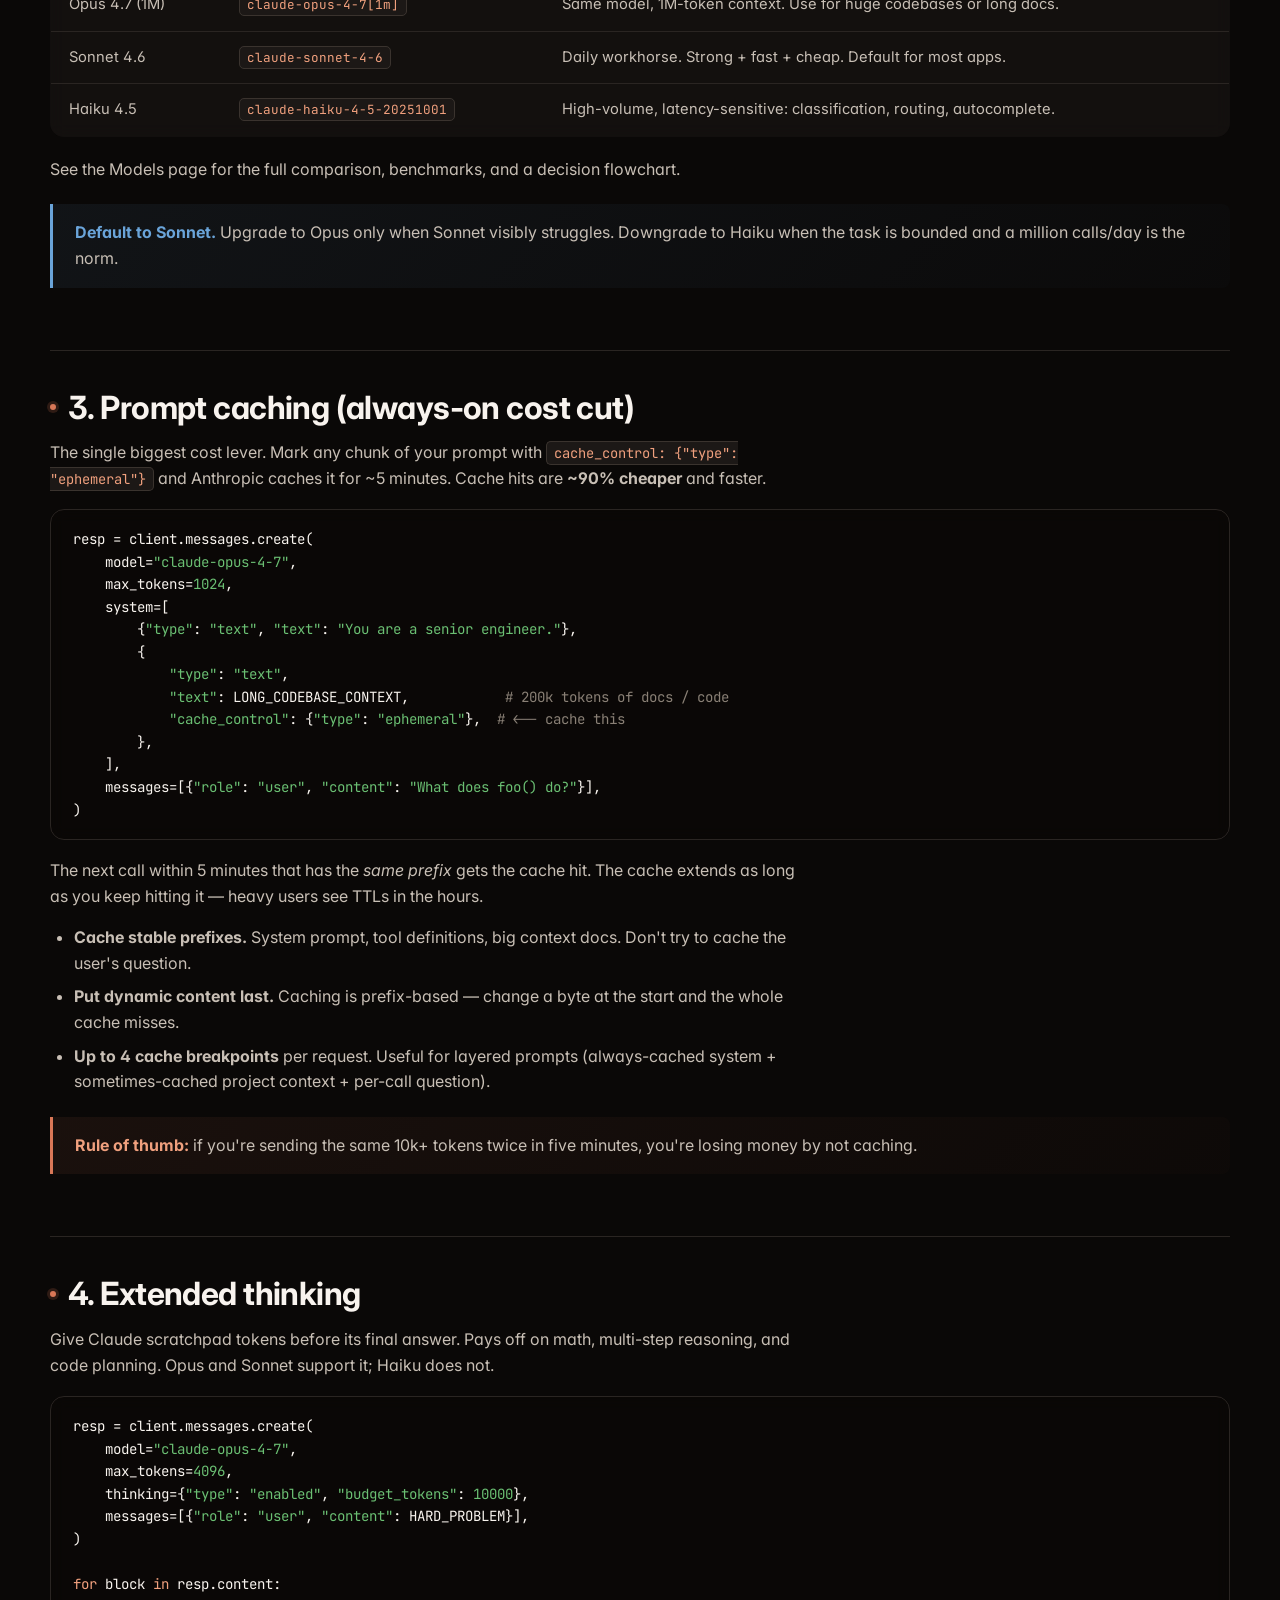
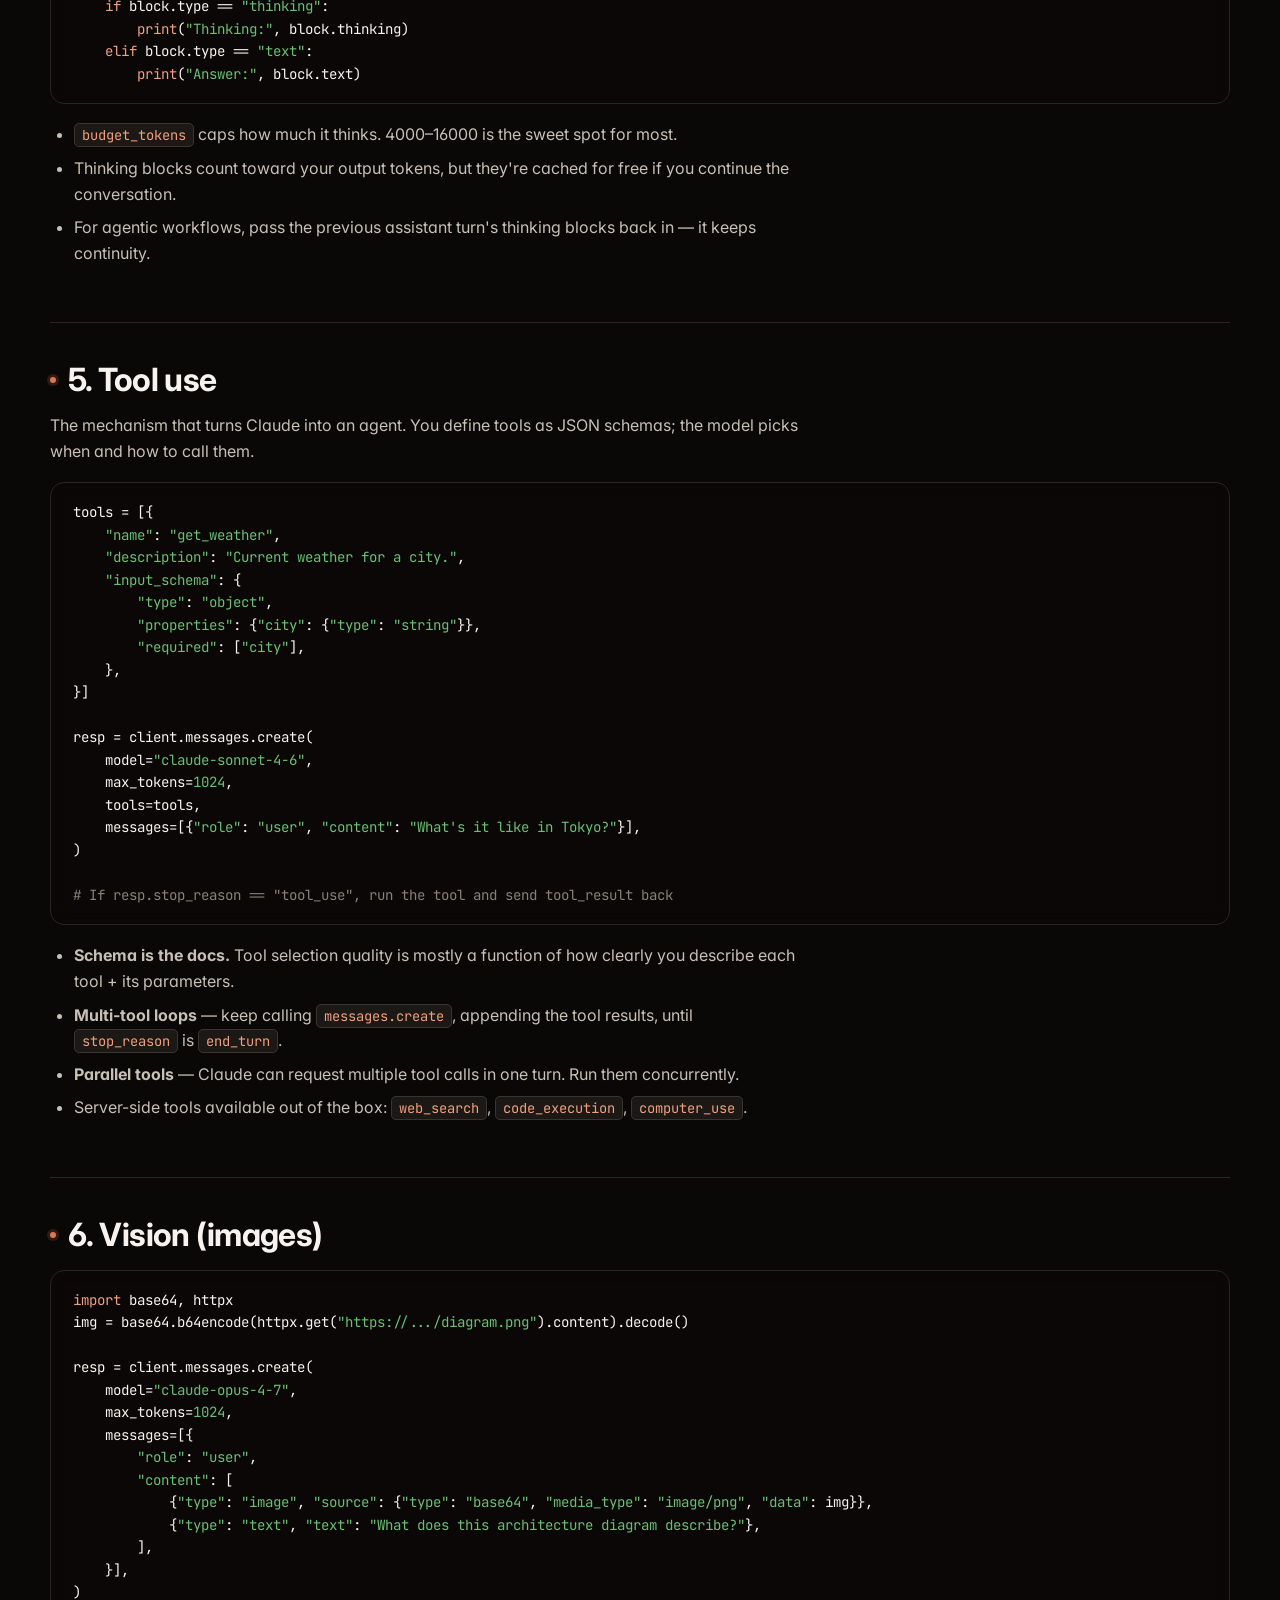
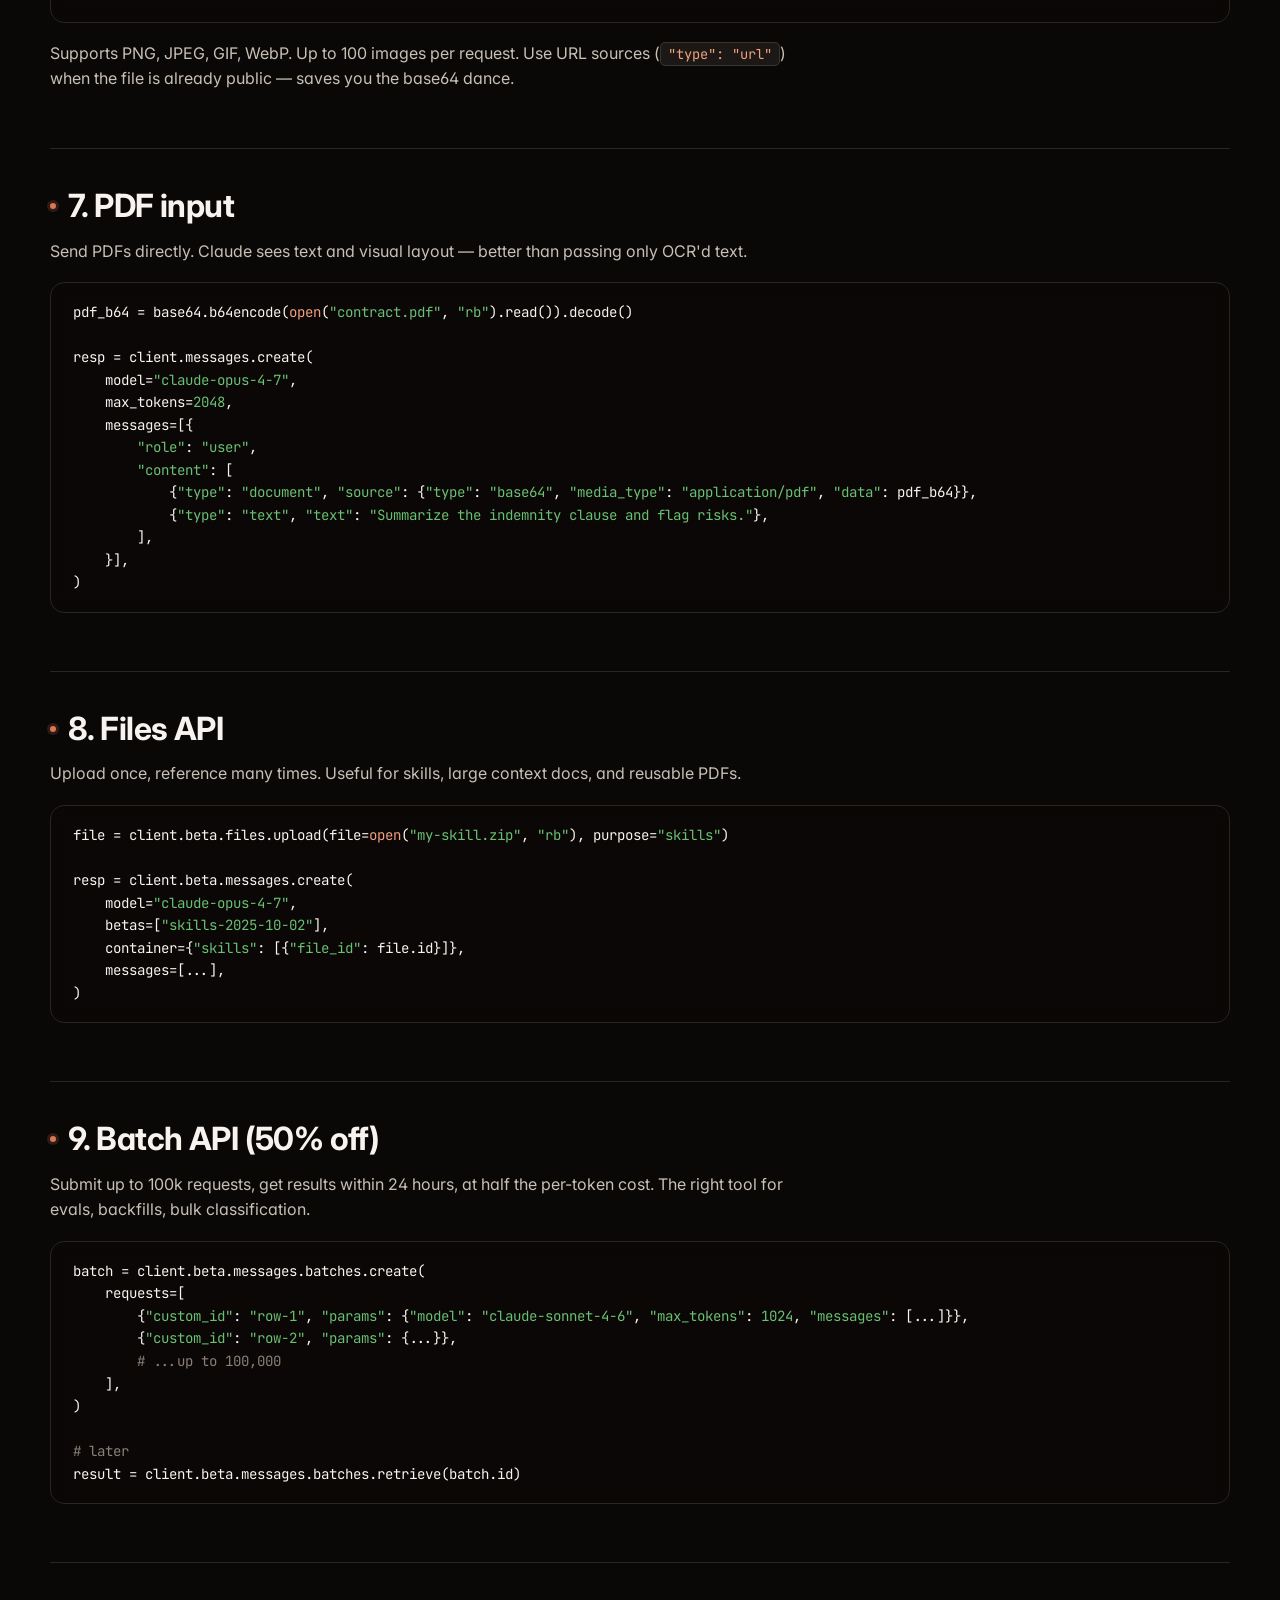
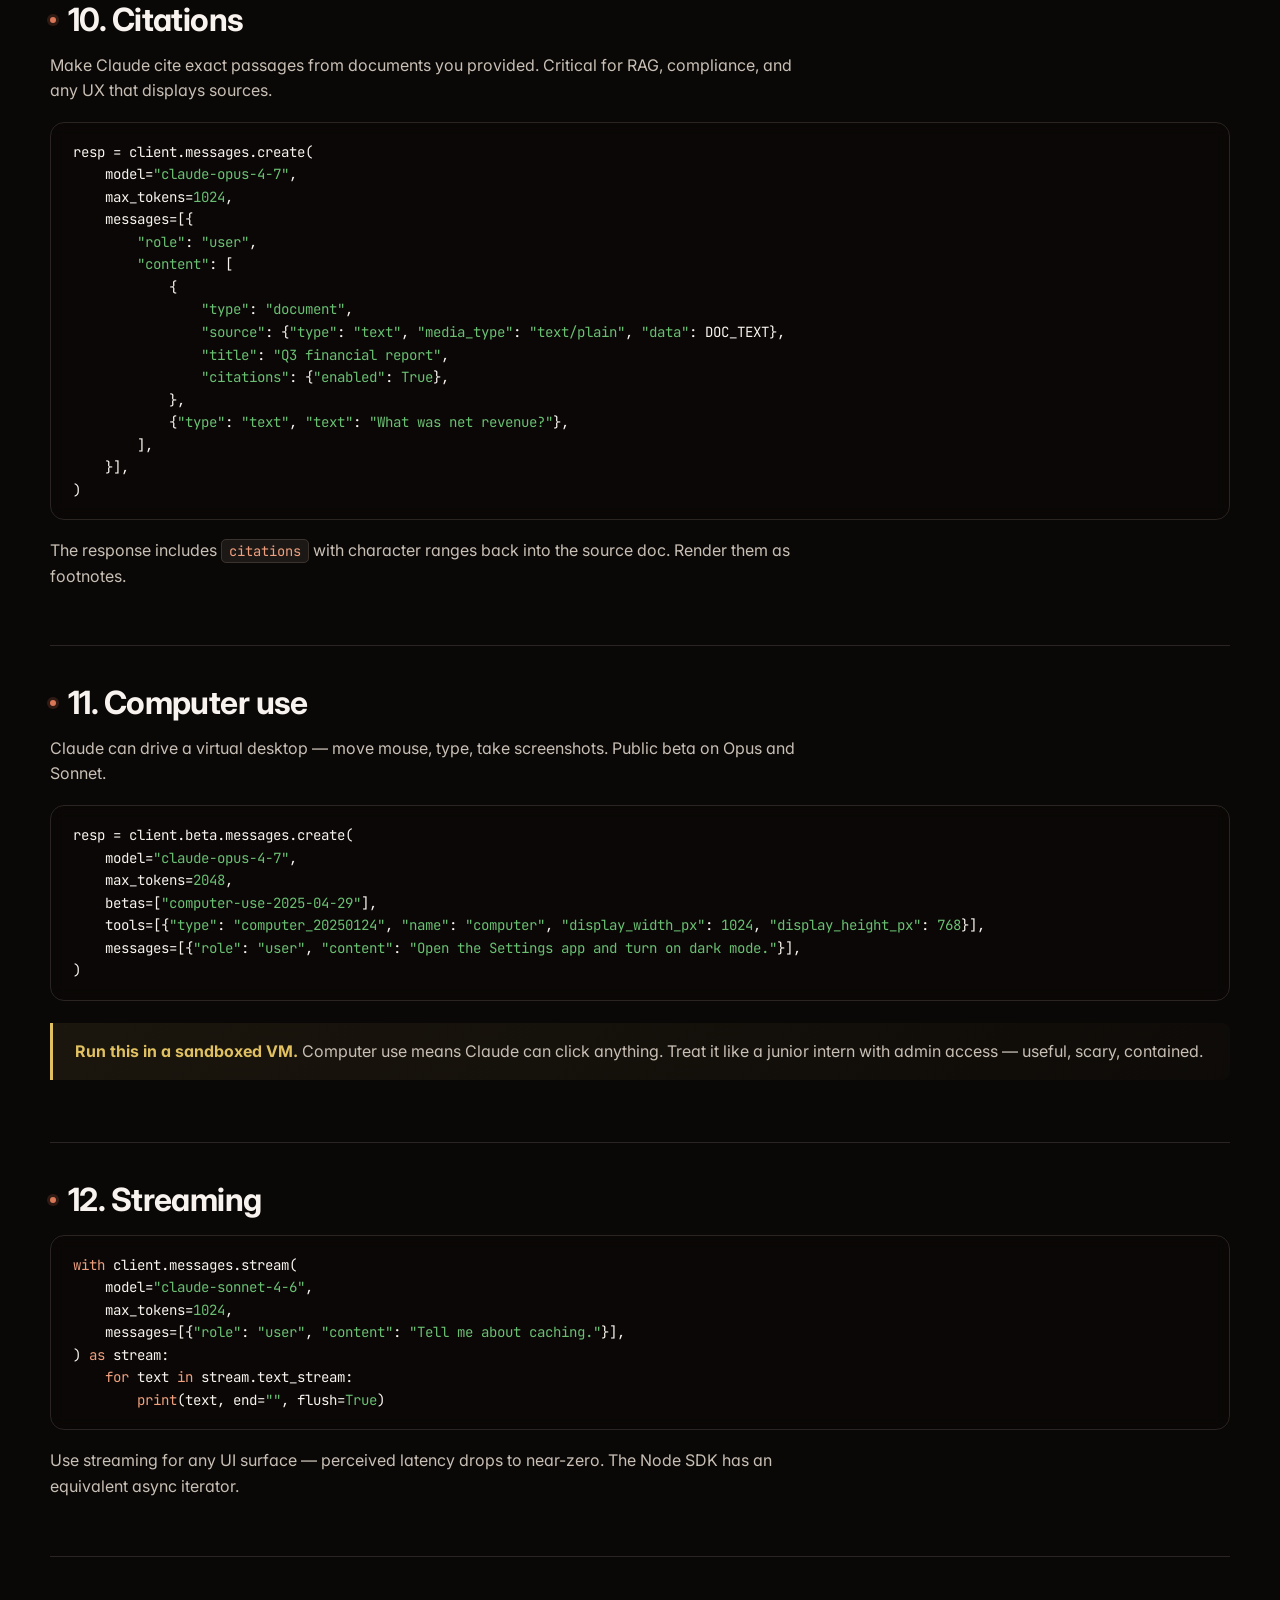
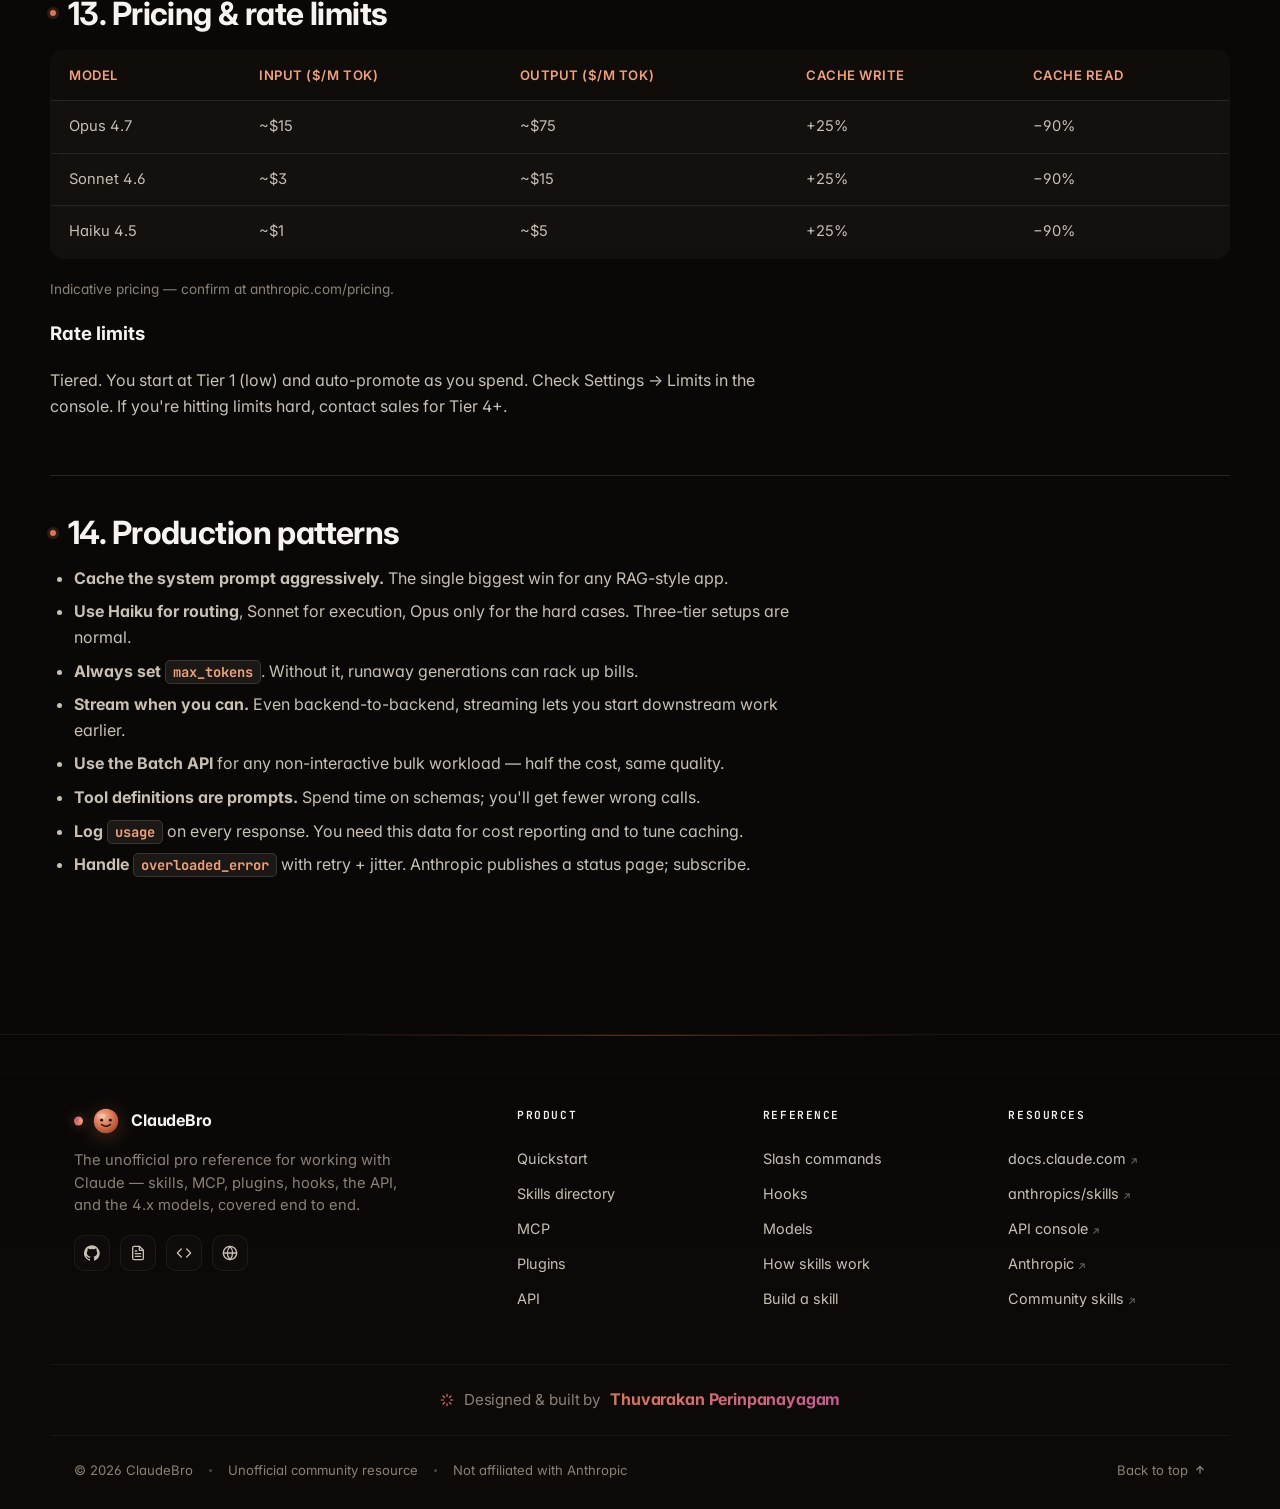
<file: api.html>
<!doctype html>
<html lang="en">
<head>
<meta charset="utf-8" />
<meta name="viewport" content="width=device-width,initial-scale=1" />
<title>Anthropic API Guide — Caching, thinking, tools, vision, batch, computer use</title>
<meta name="description" content="Production Anthropic API guide: auth, model IDs, prompt caching (90% cheaper), extended thinking, tool use, vision, PDFs, files, batch (50% off), citations, computer use, pricing." />
<meta name="keywords" content="Anthropic API, Claude API, prompt caching, extended thinking, tool use, Claude vision, batch API, computer use, claude-opus-4-7, claude-sonnet-4-6, claude-haiku-4-5" />
<meta name="author" content="Thuvarakan Perinpanayagam" />
<meta name="robots" content="index, follow, max-snippet:-1, max-image-preview:large, max-video-preview:-1" />
<meta name="theme-color" content="#0a0807" media="(prefers-color-scheme: dark)" />
<meta name="theme-color" content="#d97757" media="(prefers-color-scheme: light)" />
<link rel="canonical" href="https://claudebro.xyz/api.html" />

<!-- Favicons -->
<link rel="icon" type="image/svg+xml" href="/favicon.svg" />
<link rel="alternate icon" type="image/png" href="/favicon.svg" />
<link rel="apple-touch-icon" href="/favicon.svg" />

<!-- Open Graph -->
<meta property="og:type" content="article" />
<meta property="og:site_name" content="ClaudeBro" />
<meta property="og:title" content="Anthropic API Guide — Caching, thinking, tools, vision, batch, computer use" />
<meta property="og:description" content="Production Anthropic API guide: auth, model IDs, prompt caching (90% cheaper), extended thinking, tool use, vision, PDFs, files, batch (50% off), citations, computer use, pricing." />
<meta property="og:url" content="https://claudebro.xyz/api.html" />
<meta property="og:image" content="https://claudebro.xyz/og-image.svg" />
<meta property="og:image:width" content="1200" />
<meta property="og:image:height" content="630" />
<meta property="og:image:alt" content="ClaudeBro — A-to-Z reference for Claude" />
<meta property="og:locale" content="en_US" />

<!-- Twitter Card -->
<meta name="twitter:card" content="summary_large_image" />
<meta name="twitter:title" content="Anthropic API Guide — Caching, thinking, tools, vision, batch, computer use" />
<meta name="twitter:description" content="Production Anthropic API guide: auth, model IDs, prompt caching (90% cheaper), extended thinking, tool use, vision, PDFs, files, batch (50% off), citations, computer use, pricing." />
<meta name="twitter:image" content="https://claudebro.xyz/og-image.svg" />
<meta name="twitter:image:alt" content="ClaudeBro" />

<script type="application/ld+json">
{
  "@context": "https://schema.org",
  "@type": "TechArticle",
  "headline": "Anthropic API Guide",
  "description": "Production Anthropic API guide: auth, model IDs, prompt caching (90% cheaper), extended thinking, tool use, vision, PDFs, files, batch (50% off), citations, computer use, pricing.",
  "url": "https://claudebro.xyz/api.html",
  "image": "https://claudebro.xyz/og-image.svg",
  "author": {
    "@type": "Person",
    "name": "Thuvarakan Perinpanayagam"
  },
  "publisher": {
    "@type": "Person",
    "name": "Thuvarakan Perinpanayagam"
  },
  "datePublished": "2026-05-22",
  "dateModified": "2026-05-22",
  "inLanguage": "en-US"
}
</script>
<link rel="stylesheet" href="styles.css" />
<link rel="preconnect" href="https://fonts.googleapis.com" />
<link rel="preconnect" href="https://fonts.gstatic.com" crossorigin />
<link href="https://fonts.googleapis.com/css2?family=Inter:wght@400;500;600;700;800&family=JetBrains+Mono:wght@400;500;600&display=swap" rel="stylesheet" />
<script type="application/ld+json" data-extra="0">
{
  "@context": "https://schema.org",
  "@type": "BreadcrumbList",
  "itemListElement": [
    {
      "@type": "ListItem",
      "position": 1,
      "name": "Home",
      "item": "https://claudebro.xyz/"
    },
    {
      "@type": "ListItem",
      "position": 2,
      "name": "API",
      "item": "https://claudebro.xyz/api.html"
    }
  ]
}
</script>
</head>
<body>

<div class="scroll-progress"></div>

<header class="topbar">
  <div class="container nav">
    <a href="index.html" class="brand">
      <svg class="brand-logo" viewBox="0 0 32 32" aria-hidden="true">
        <defs>
          <radialGradient id="bf-api-nav" cx="38%" cy="32%" r="70%">
            <stop offset="0%" stop-color="#f5b692"/>
            <stop offset="55%" stop-color="#d97757"/>
            <stop offset="100%" stop-color="#a64f33"/>
          </radialGradient>
        </defs>
        <circle cx="16" cy="16" r="14" fill="url(#bf-api-nav)"/>
        <ellipse cx="11" cy="10" rx="5" ry="3" fill="#fff" opacity=".22"/>
        <circle cx="11" cy="15" r="1.7" fill="#1a0e08"/>
        <circle cx="11.4" cy="14.5" r="0.5" fill="#fff"/>
        <circle cx="21" cy="15" r="1.7" fill="#1a0e08"/>
        <circle cx="21.4" cy="14.5" r="0.5" fill="#fff"/>
        <path d="M11 20 Q16 24 21 20" stroke="#1a0e08" stroke-width="1.7" fill="none" stroke-linecap="round"/>
      </svg>
      <span class="brand-text">ClaudeBro</span>
    </a>
    <nav class="nav-links">
      <a href="quickstart.html"><span>Quickstart</span></a>
      <a href="directory.html"><span>Skills</span></a>
      <a href="mcp.html"><span>MCP</span></a>
      <a href="plugins.html"><span>Plugins</span></a>
      <a href="api.html" class="active"><span>API</span></a>
    </nav>
    <div style="display:flex;align-items:center;gap:10px;">
      <button class="kbd-hint" data-palette-trigger aria-label="Search">
        <svg width="14" height="14" viewBox="0 0 24 24" fill="none" stroke="currentColor" stroke-width="2"><circle cx="11" cy="11" r="7"/><path d="m21 21-4.3-4.3"/></svg>
        Search <kbd>⌘K</kbd>
      </button>
      <button class="menu-toggle" id="menu-toggle" aria-label="Open menu" aria-expanded="false">☰</button>
      <a class="cta" href="quickstart.html">Get Started →</a>
    </div>
  </div>
</header>

<div class="mobile-drawer" id="mobile-drawer">
  <nav>
    <a href="index.html">Home</a>
    <a href="quickstart.html">Quickstart</a>
    <a href="directory.html">Skills</a>
    <a href="mcp.html">MCP</a>
    <a href="plugins.html">Plugins</a>
    <a href="api.html" class="active">API</a>
    <a href="commands.html">Commands</a>
    <a href="hooks.html">Hooks</a>
    <a href="models.html">Models</a>
  </nav>
</div>

<main class="container install-page">
  <h1>The Anthropic API</h1>
  <p class="lede">Everything you actually use when shipping an app on Claude — auth, the model picker, prompt caching, extended thinking, tool use, vision, PDFs, files, batch processing, citations, and the cost levers that decide your bill.</p>

  <div class="toc">
    <h4>On this page</h4>
    <ul>
      <li><a href="#setup">1. Setup &amp; first call</a></li>
      <li><a href="#models">2. Model IDs &amp; picking the right one</a></li>
      <li><a href="#caching">3. Prompt caching (always-on cost cut)</a></li>
      <li><a href="#thinking">4. Extended thinking</a></li>
      <li><a href="#tools">5. Tool use</a></li>
      <li><a href="#vision">6. Vision (images)</a></li>
      <li><a href="#pdf">7. PDF input</a></li>
      <li><a href="#files">8. Files API</a></li>
      <li><a href="#batch">9. Batch API (50% off)</a></li>
      <li><a href="#citations">10. Citations</a></li>
      <li><a href="#computer">11. Computer use</a></li>
      <li><a href="#streaming">12. Streaming</a></li>
      <li><a href="#pricing">13. Pricing &amp; rate limits</a></li>
      <li><a href="#patterns">14. Production patterns</a></li>
    </ul>
  </div>

  <section id="setup">
    <h2>1. Setup &amp; first call</h2>
    <ol>
      <li>Sign in at <a href="https://console.anthropic.com" target="_blank" rel="noopener">console.anthropic.com</a>.</li>
      <li>Settings → API Keys → <em>Create Key</em>. Copy it once.</li>
      <li>Add billing + set a monthly usage limit.</li>
      <li>Export <code>ANTHROPIC_API_KEY</code> in your shell.</li>
    </ol>

<pre><span class="c-tok-com"># Python</span>
pip install <span class="c-tok-str">"anthropic&gt;=0.40"</span>
<span class="c-tok-com"># Node</span>
npm i @anthropic-ai/sdk</pre>

<pre><span class="c-tok-key">from</span> anthropic <span class="c-tok-key">import</span> Anthropic
client = Anthropic()

resp = client.messages.create(
    model=<span class="c-tok-str">"claude-opus-4-7"</span>,
    max_tokens=<span class="c-tok-str">1024</span>,
    system=<span class="c-tok-str">"You are a concise senior engineer."</span>,
    messages=[{<span class="c-tok-str">"role"</span>: <span class="c-tok-str">"user"</span>, <span class="c-tok-str">"content"</span>: <span class="c-tok-str">"Refactor this for clarity: ..."</span>}],
)
<span class="c-tok-key">print</span>(resp.content[<span class="c-tok-str">0</span>].text)
<span class="c-tok-key">print</span>(resp.usage)  <span class="c-tok-com"># input_tokens, output_tokens, cache_*</span></pre>
  </section>

  <section id="models">
    <h2>2. Model IDs &amp; picking the right one</h2>
    <table>
      <thead><tr><th>Model</th><th>ID</th><th>Best for</th></tr></thead>
      <tbody>
        <tr><td>Opus 4.7</td><td><code>claude-opus-4-7</code></td><td>Hard reasoning, large refactors, multi-step planning.</td></tr>
        <tr><td>Opus 4.7 (1M)</td><td><code>claude-opus-4-7[1m]</code></td><td>Same model, 1M-token context. Use for huge codebases or long docs.</td></tr>
        <tr><td>Sonnet 4.6</td><td><code>claude-sonnet-4-6</code></td><td>Daily workhorse. Strong + fast + cheap. Default for most apps.</td></tr>
        <tr><td>Haiku 4.5</td><td><code>claude-haiku-4-5-20251001</code></td><td>High-volume, latency-sensitive: classification, routing, autocomplete.</td></tr>
      </tbody>
    </table>
    <p>See the <a href="models.html">Models page</a> for the full comparison, benchmarks, and a decision flowchart.</p>
    <div class="callout info"><strong>Default to Sonnet.</strong> Upgrade to Opus only when Sonnet visibly struggles. Downgrade to Haiku when the task is bounded and a million calls/day is the norm.</div>
  </section>

  <section id="caching">
    <h2>3. Prompt caching (always-on cost cut)</h2>
    <p>The single biggest cost lever. Mark any chunk of your prompt with <code>cache_control: {"type": "ephemeral"}</code> and Anthropic caches it for ~5 minutes. Cache hits are <strong>~90% cheaper</strong> and faster.</p>
<pre>resp = client.messages.create(
    model=<span class="c-tok-str">"claude-opus-4-7"</span>,
    max_tokens=<span class="c-tok-str">1024</span>,
    system=[
        {<span class="c-tok-str">"type"</span>: <span class="c-tok-str">"text"</span>, <span class="c-tok-str">"text"</span>: <span class="c-tok-str">"You are a senior engineer."</span>},
        {
            <span class="c-tok-str">"type"</span>: <span class="c-tok-str">"text"</span>,
            <span class="c-tok-str">"text"</span>: LONG_CODEBASE_CONTEXT,            <span class="c-tok-com"># 200k tokens of docs / code</span>
            <span class="c-tok-str">"cache_control"</span>: {<span class="c-tok-str">"type"</span>: <span class="c-tok-str">"ephemeral"</span>},  <span class="c-tok-com"># &lt;-- cache this</span>
        },
    ],
    messages=[{<span class="c-tok-str">"role"</span>: <span class="c-tok-str">"user"</span>, <span class="c-tok-str">"content"</span>: <span class="c-tok-str">"What does foo() do?"</span>}],
)</pre>
    <p>The next call within 5 minutes that has the <em>same prefix</em> gets the cache hit. The cache extends as long as you keep hitting it — heavy users see TTLs in the hours.</p>
    <ul>
      <li><strong>Cache stable prefixes.</strong> System prompt, tool definitions, big context docs. Don't try to cache the user's question.</li>
      <li><strong>Put dynamic content last.</strong> Caching is prefix-based — change a byte at the start and the whole cache misses.</li>
      <li><strong>Up to 4 cache breakpoints</strong> per request. Useful for layered prompts (always-cached system + sometimes-cached project context + per-call question).</li>
    </ul>
    <div class="callout"><strong>Rule of thumb:</strong> if you're sending the same 10k+ tokens twice in five minutes, you're losing money by not caching.</div>
  </section>

  <section id="thinking">
    <h2>4. Extended thinking</h2>
    <p>Give Claude scratchpad tokens before its final answer. Pays off on math, multi-step reasoning, and code planning. Opus and Sonnet support it; Haiku does not.</p>
<pre>resp = client.messages.create(
    model=<span class="c-tok-str">"claude-opus-4-7"</span>,
    max_tokens=<span class="c-tok-str">4096</span>,
    thinking={<span class="c-tok-str">"type"</span>: <span class="c-tok-str">"enabled"</span>, <span class="c-tok-str">"budget_tokens"</span>: <span class="c-tok-str">10000</span>},
    messages=[{<span class="c-tok-str">"role"</span>: <span class="c-tok-str">"user"</span>, <span class="c-tok-str">"content"</span>: HARD_PROBLEM}],
)

<span class="c-tok-key">for</span> block <span class="c-tok-key">in</span> resp.content:
    <span class="c-tok-key">if</span> block.type == <span class="c-tok-str">"thinking"</span>:
        <span class="c-tok-key">print</span>(<span class="c-tok-str">"Thinking:"</span>, block.thinking)
    <span class="c-tok-key">elif</span> block.type == <span class="c-tok-str">"text"</span>:
        <span class="c-tok-key">print</span>(<span class="c-tok-str">"Answer:"</span>, block.text)</pre>
    <ul>
      <li><code>budget_tokens</code> caps how much it thinks. 4000–16000 is the sweet spot for most.</li>
      <li>Thinking blocks count toward your output tokens, but they're cached for free if you continue the conversation.</li>
      <li>For agentic workflows, pass the previous assistant turn's thinking blocks back in — it keeps continuity.</li>
    </ul>
  </section>

  <section id="tools">
    <h2>5. Tool use</h2>
    <p>The mechanism that turns Claude into an agent. You define tools as JSON schemas; the model picks when and how to call them.</p>
<pre>tools = [{
    <span class="c-tok-str">"name"</span>: <span class="c-tok-str">"get_weather"</span>,
    <span class="c-tok-str">"description"</span>: <span class="c-tok-str">"Current weather for a city."</span>,
    <span class="c-tok-str">"input_schema"</span>: {
        <span class="c-tok-str">"type"</span>: <span class="c-tok-str">"object"</span>,
        <span class="c-tok-str">"properties"</span>: {<span class="c-tok-str">"city"</span>: {<span class="c-tok-str">"type"</span>: <span class="c-tok-str">"string"</span>}},
        <span class="c-tok-str">"required"</span>: [<span class="c-tok-str">"city"</span>],
    },
}]

resp = client.messages.create(
    model=<span class="c-tok-str">"claude-sonnet-4-6"</span>,
    max_tokens=<span class="c-tok-str">1024</span>,
    tools=tools,
    messages=[{<span class="c-tok-str">"role"</span>: <span class="c-tok-str">"user"</span>, <span class="c-tok-str">"content"</span>: <span class="c-tok-str">"What's it like in Tokyo?"</span>}],
)

<span class="c-tok-com"># If resp.stop_reason == "tool_use", run the tool and send tool_result back</span></pre>
    <ul>
      <li><strong>Schema is the docs.</strong> Tool selection quality is mostly a function of how clearly you describe each tool + its parameters.</li>
      <li><strong>Multi-tool loops</strong> — keep calling <code>messages.create</code>, appending the tool results, until <code>stop_reason</code> is <code>end_turn</code>.</li>
      <li><strong>Parallel tools</strong> — Claude can request multiple tool calls in one turn. Run them concurrently.</li>
      <li>Server-side tools available out of the box: <code>web_search</code>, <code>code_execution</code>, <code>computer_use</code>.</li>
    </ul>
  </section>

  <section id="vision">
    <h2>6. Vision (images)</h2>
<pre><span class="c-tok-key">import</span> base64, httpx
img = base64.b64encode(httpx.get(<span class="c-tok-str">"https://.../diagram.png"</span>).content).decode()

resp = client.messages.create(
    model=<span class="c-tok-str">"claude-opus-4-7"</span>,
    max_tokens=<span class="c-tok-str">1024</span>,
    messages=[{
        <span class="c-tok-str">"role"</span>: <span class="c-tok-str">"user"</span>,
        <span class="c-tok-str">"content"</span>: [
            {<span class="c-tok-str">"type"</span>: <span class="c-tok-str">"image"</span>, <span class="c-tok-str">"source"</span>: {<span class="c-tok-str">"type"</span>: <span class="c-tok-str">"base64"</span>, <span class="c-tok-str">"media_type"</span>: <span class="c-tok-str">"image/png"</span>, <span class="c-tok-str">"data"</span>: img}},
            {<span class="c-tok-str">"type"</span>: <span class="c-tok-str">"text"</span>, <span class="c-tok-str">"text"</span>: <span class="c-tok-str">"What does this architecture diagram describe?"</span>},
        ],
    }],
)</pre>
    <p>Supports PNG, JPEG, GIF, WebP. Up to 100 images per request. Use URL sources (<code>"type": "url"</code>) when the file is already public — saves you the base64 dance.</p>
  </section>

  <section id="pdf">
    <h2>7. PDF input</h2>
    <p>Send PDFs directly. Claude sees text and visual layout — better than passing only OCR'd text.</p>
<pre>pdf_b64 = base64.b64encode(<span class="c-tok-key">open</span>(<span class="c-tok-str">"contract.pdf"</span>, <span class="c-tok-str">"rb"</span>).read()).decode()

resp = client.messages.create(
    model=<span class="c-tok-str">"claude-opus-4-7"</span>,
    max_tokens=<span class="c-tok-str">2048</span>,
    messages=[{
        <span class="c-tok-str">"role"</span>: <span class="c-tok-str">"user"</span>,
        <span class="c-tok-str">"content"</span>: [
            {<span class="c-tok-str">"type"</span>: <span class="c-tok-str">"document"</span>, <span class="c-tok-str">"source"</span>: {<span class="c-tok-str">"type"</span>: <span class="c-tok-str">"base64"</span>, <span class="c-tok-str">"media_type"</span>: <span class="c-tok-str">"application/pdf"</span>, <span class="c-tok-str">"data"</span>: pdf_b64}},
            {<span class="c-tok-str">"type"</span>: <span class="c-tok-str">"text"</span>, <span class="c-tok-str">"text"</span>: <span class="c-tok-str">"Summarize the indemnity clause and flag risks."</span>},
        ],
    }],
)</pre>
  </section>

  <section id="files">
    <h2>8. Files API</h2>
    <p>Upload once, reference many times. Useful for skills, large context docs, and reusable PDFs.</p>
<pre>file = client.beta.files.upload(file=<span class="c-tok-key">open</span>(<span class="c-tok-str">"my-skill.zip"</span>, <span class="c-tok-str">"rb"</span>), purpose=<span class="c-tok-str">"skills"</span>)

resp = client.beta.messages.create(
    model=<span class="c-tok-str">"claude-opus-4-7"</span>,
    betas=[<span class="c-tok-str">"skills-2025-10-02"</span>],
    container={<span class="c-tok-str">"skills"</span>: [{<span class="c-tok-str">"file_id"</span>: file.id}]},
    messages=[...],
)</pre>
  </section>

  <section id="batch">
    <h2>9. Batch API (50% off)</h2>
    <p>Submit up to 100k requests, get results within 24 hours, at half the per-token cost. The right tool for evals, backfills, bulk classification.</p>
<pre>batch = client.beta.messages.batches.create(
    requests=[
        {<span class="c-tok-str">"custom_id"</span>: <span class="c-tok-str">"row-1"</span>, <span class="c-tok-str">"params"</span>: {<span class="c-tok-str">"model"</span>: <span class="c-tok-str">"claude-sonnet-4-6"</span>, <span class="c-tok-str">"max_tokens"</span>: <span class="c-tok-str">1024</span>, <span class="c-tok-str">"messages"</span>: [...]}},
        {<span class="c-tok-str">"custom_id"</span>: <span class="c-tok-str">"row-2"</span>, <span class="c-tok-str">"params"</span>: {...}},
        <span class="c-tok-com"># ...up to 100,000</span>
    ],
)

<span class="c-tok-com"># later</span>
result = client.beta.messages.batches.retrieve(batch.id)</pre>
  </section>

  <section id="citations">
    <h2>10. Citations</h2>
    <p>Make Claude cite exact passages from documents you provided. Critical for RAG, compliance, and any UX that displays sources.</p>
<pre>resp = client.messages.create(
    model=<span class="c-tok-str">"claude-opus-4-7"</span>,
    max_tokens=<span class="c-tok-str">1024</span>,
    messages=[{
        <span class="c-tok-str">"role"</span>: <span class="c-tok-str">"user"</span>,
        <span class="c-tok-str">"content"</span>: [
            {
                <span class="c-tok-str">"type"</span>: <span class="c-tok-str">"document"</span>,
                <span class="c-tok-str">"source"</span>: {<span class="c-tok-str">"type"</span>: <span class="c-tok-str">"text"</span>, <span class="c-tok-str">"media_type"</span>: <span class="c-tok-str">"text/plain"</span>, <span class="c-tok-str">"data"</span>: DOC_TEXT},
                <span class="c-tok-str">"title"</span>: <span class="c-tok-str">"Q3 financial report"</span>,
                <span class="c-tok-str">"citations"</span>: {<span class="c-tok-str">"enabled"</span>: <span class="c-tok-str">True</span>},
            },
            {<span class="c-tok-str">"type"</span>: <span class="c-tok-str">"text"</span>, <span class="c-tok-str">"text"</span>: <span class="c-tok-str">"What was net revenue?"</span>},
        ],
    }],
)</pre>
    <p>The response includes <code>citations</code> with character ranges back into the source doc. Render them as footnotes.</p>
  </section>

  <section id="computer">
    <h2>11. Computer use</h2>
    <p>Claude can drive a virtual desktop — move mouse, type, take screenshots. Public beta on Opus and Sonnet.</p>
<pre>resp = client.beta.messages.create(
    model=<span class="c-tok-str">"claude-opus-4-7"</span>,
    max_tokens=<span class="c-tok-str">2048</span>,
    betas=[<span class="c-tok-str">"computer-use-2025-04-29"</span>],
    tools=[{<span class="c-tok-str">"type"</span>: <span class="c-tok-str">"computer_20250124"</span>, <span class="c-tok-str">"name"</span>: <span class="c-tok-str">"computer"</span>, <span class="c-tok-str">"display_width_px"</span>: <span class="c-tok-str">1024</span>, <span class="c-tok-str">"display_height_px"</span>: <span class="c-tok-str">768</span>}],
    messages=[{<span class="c-tok-str">"role"</span>: <span class="c-tok-str">"user"</span>, <span class="c-tok-str">"content"</span>: <span class="c-tok-str">"Open the Settings app and turn on dark mode."</span>}],
)</pre>
    <div class="callout warn"><strong>Run this in a sandboxed VM.</strong> Computer use means Claude can click anything. Treat it like a junior intern with admin access — useful, scary, contained.</div>
  </section>

  <section id="streaming">
    <h2>12. Streaming</h2>
<pre><span class="c-tok-key">with</span> client.messages.stream(
    model=<span class="c-tok-str">"claude-sonnet-4-6"</span>,
    max_tokens=<span class="c-tok-str">1024</span>,
    messages=[{<span class="c-tok-str">"role"</span>: <span class="c-tok-str">"user"</span>, <span class="c-tok-str">"content"</span>: <span class="c-tok-str">"Tell me about caching."</span>}],
) <span class="c-tok-key">as</span> stream:
    <span class="c-tok-key">for</span> text <span class="c-tok-key">in</span> stream.text_stream:
        <span class="c-tok-key">print</span>(text, end=<span class="c-tok-str">""</span>, flush=<span class="c-tok-str">True</span>)</pre>
    <p>Use streaming for any UI surface — perceived latency drops to near-zero. The Node SDK has an equivalent async iterator.</p>
  </section>

  <section id="pricing">
    <h2>13. Pricing &amp; rate limits</h2>
    <table>
      <thead><tr><th>Model</th><th>Input ($/M tok)</th><th>Output ($/M tok)</th><th>Cache write</th><th>Cache read</th></tr></thead>
      <tbody>
        <tr><td>Opus 4.7</td><td>~$15</td><td>~$75</td><td>+25%</td><td>−90%</td></tr>
        <tr><td>Sonnet 4.6</td><td>~$3</td><td>~$15</td><td>+25%</td><td>−90%</td></tr>
        <tr><td>Haiku 4.5</td><td>~$1</td><td>~$5</td><td>+25%</td><td>−90%</td></tr>
      </tbody>
    </table>
    <p class="muted small">Indicative pricing — confirm at <a href="https://www.anthropic.com/pricing" target="_blank" rel="noopener">anthropic.com/pricing</a>.</p>
    <h3>Rate limits</h3>
    <p>Tiered. You start at Tier 1 (low) and auto-promote as you spend. Check Settings → Limits in the console. If you're hitting limits hard, contact sales for Tier 4+.</p>
  </section>

  <section id="patterns">
    <h2>14. Production patterns</h2>
    <ul>
      <li><strong>Cache the system prompt aggressively.</strong> The single biggest win for any RAG-style app.</li>
      <li><strong>Use Haiku for routing</strong>, Sonnet for execution, Opus only for the hard cases. Three-tier setups are normal.</li>
      <li><strong>Always set <code>max_tokens</code></strong>. Without it, runaway generations can rack up bills.</li>
      <li><strong>Stream when you can.</strong> Even backend-to-backend, streaming lets you start downstream work earlier.</li>
      <li><strong>Use the Batch API</strong> for any non-interactive bulk workload — half the cost, same quality.</li>
      <li><strong>Tool definitions are prompts.</strong> Spend time on schemas; you'll get fewer wrong calls.</li>
      <li><strong>Log <code>usage</code></strong> on every response. You need this data for cost reporting and to tune caching.</li>
      <li><strong>Handle <code>overloaded_error</code></strong> with retry + jitter. Anthropic publishes a status page; subscribe.</li>
    </ul>
  </section>
</main>

<footer class="footer">
  <div class="container footer-grid">
    <div class="footer-brand">
      <div class="footer-logo">
        <svg class="footer-logo-mark" viewBox="0 0 32 32" aria-hidden="true">
          <defs>
            <radialGradient id="bf-api-foot" cx="38%" cy="32%" r="70%">
              <stop offset="0%" stop-color="#f5b692"/>
              <stop offset="55%" stop-color="#d97757"/>
              <stop offset="100%" stop-color="#a64f33"/>
            </radialGradient>
          </defs>
          <circle cx="16" cy="16" r="14" fill="url(#bf-api-foot)"/>
          <ellipse cx="11" cy="10" rx="5" ry="3" fill="#fff" opacity=".22"/>
          <circle cx="11" cy="15" r="1.7" fill="#1a0e08"/>
          <circle cx="21" cy="15" r="1.7" fill="#1a0e08"/>
          <path d="M11 20 Q16 24 21 20" stroke="#1a0e08" stroke-width="1.7" fill="none" stroke-linecap="round"/>
        </svg>
        <strong>ClaudeBro</strong>
      </div>
      <p>The unofficial pro reference for working with Claude — skills, MCP, plugins, hooks, the API, and the 4.x models, covered end to end.</p>
      <div class="footer-social">
        <a href="https://github.com/anthropics/skills" target="_blank" rel="noopener" aria-label="anthropics/skills on GitHub">
          <svg viewBox="0 0 24 24" fill="currentColor"><path d="M12 .3a12 12 0 0 0-3.8 23.4c.6.1.8-.3.8-.6v-2.2c-3.3.7-4-1.6-4-1.6-.6-1.4-1.4-1.8-1.4-1.8-1-.7.1-.7.1-.7 1.2 0 1.9 1.2 1.9 1.2 1 1.8 2.8 1.3 3.5 1 .1-.8.4-1.3.8-1.6-2.7-.3-5.5-1.3-5.5-6 0-1.2.5-2.3 1.3-3.1-.2-.4-.6-1.6 0-3.2 0 0 1-.3 3.4 1.2a11.5 11.5 0 0 1 6 0c2.3-1.5 3.3-1.2 3.3-1.2.7 1.6.2 2.8.1 3.2.8.8 1.3 1.9 1.3 3.1 0 4.6-2.8 5.7-5.5 6 .5.4.8 1.1.8 2.2v3.3c0 .3.2.7.8.6A12 12 0 0 0 12 .3"/></svg>
        </a>
        <a href="https://docs.claude.com" target="_blank" rel="noopener" aria-label="Claude documentation">
          <svg viewBox="0 0 24 24" fill="none" stroke="currentColor" stroke-width="2" stroke-linecap="round" stroke-linejoin="round"><path d="M14 2H6a2 2 0 0 0-2 2v16a2 2 0 0 0 2 2h12a2 2 0 0 0 2-2V8z"/><polyline points="14 2 14 8 20 8"/><line x1="16" y1="13" x2="8" y2="13"/><line x1="16" y1="17" x2="8" y2="17"/><line x1="10" y1="9" x2="8" y2="9"/></svg>
        </a>
        <a href="https://console.anthropic.com" target="_blank" rel="noopener" aria-label="Anthropic API console">
          <svg viewBox="0 0 24 24" fill="none" stroke="currentColor" stroke-width="2" stroke-linecap="round" stroke-linejoin="round"><polyline points="16 18 22 12 16 6"/><polyline points="8 6 2 12 8 18"/></svg>
        </a>
        <a href="https://www.anthropic.com" target="_blank" rel="noopener" aria-label="Anthropic">
          <svg viewBox="0 0 24 24" fill="none" stroke="currentColor" stroke-width="2" stroke-linecap="round" stroke-linejoin="round"><circle cx="12" cy="12" r="10"/><line x1="2" y1="12" x2="22" y2="12"/><path d="M12 2a15.3 15.3 0 0 1 4 10 15.3 15.3 0 0 1-4 10 15.3 15.3 0 0 1-4-10 15.3 15.3 0 0 1 4-10z"/></svg>
        </a>
      </div>
    </div>

    <div class="footer-col">
      <h4>Product</h4>
      <a href="quickstart.html">Quickstart</a>
      <a href="directory.html">Skills directory</a>
      <a href="mcp.html">MCP</a>
      <a href="plugins.html">Plugins</a>
      <a href="api.html">API</a>
    </div>

    <div class="footer-col">
      <h4>Reference</h4>
      <a href="commands.html">Slash commands</a>
      <a href="hooks.html">Hooks</a>
      <a href="models.html">Models</a>
      <a href="guide.html">How skills work</a>
      <a href="create.html">Build a skill</a>
    </div>

    <div class="footer-col">
      <h4>Resources</h4>
      <a href="https://docs.claude.com" target="_blank" rel="noopener">docs.claude.com<span class="ext">↗</span></a>
      <a href="https://github.com/anthropics/skills" target="_blank" rel="noopener">anthropics/skills<span class="ext">↗</span></a>
      <a href="https://console.anthropic.com" target="_blank" rel="noopener">API console<span class="ext">↗</span></a>
      <a href="https://www.anthropic.com" target="_blank" rel="noopener">Anthropic<span class="ext">↗</span></a>
      <a href="https://github.com/topics/claude-skills" target="_blank" rel="noopener">Community skills<span class="ext">↗</span></a>
    </div>
  </div>

  <div class="container footer-credit-line">
    <svg class="credit-spark" viewBox="0 0 24 24" fill="none" stroke="currentColor" stroke-width="2" stroke-linecap="round" stroke-linejoin="round"><path d="M12 2v4M12 18v4M4.93 4.93l2.83 2.83M16.24 16.24l2.83 2.83M2 12h4M18 12h4M4.93 19.07l2.83-2.83M16.24 7.76l2.83-2.83"/></svg>
    <span>Designed &amp; built by</span>
    <span class="credit-name">Thuvarakan Perinpanayagam</span>
  </div>

  <div class="container footer-bottom">
    <div class="footer-meta">
      <span>© 2026 ClaudeBro</span>
      <span class="sep"></span>
      <span>Unofficial community resource</span>
      <span class="sep"></span>
      <span>Not affiliated with Anthropic</span>
    </div>
    <a class="footer-back-top" href="#top">Back to top
      <svg width="12" height="12" viewBox="0 0 24 24" fill="none" stroke="currentColor" stroke-width="2.5"><path d="M12 19V5M5 12l7-7 7 7"/></svg>
    </a>
  </div>
</footer>

<button class="fab" id="fab" aria-label="Back to top">
  <svg width="18" height="18" viewBox="0 0 24 24" fill="none" stroke="currentColor" stroke-width="2.5"><path d="M12 19V5M5 12l7-7 7 7"/></svg>
</button>

<div class="palette-backdrop" id="palette-backdrop" role="dialog" aria-label="Search">
  <div class="palette">
    <div class="palette-search">
      <svg width="18" height="18" viewBox="0 0 24 24" fill="none" stroke="currentColor" stroke-width="2"><circle cx="11" cy="11" r="7"/><path d="m21 21-4.3-4.3"/></svg>
      <label for="palette-input" class="sr-only">Search skills</label>
      <input id="palette-input" type="text" placeholder="Search 101 skills — name, trigger, description…" aria-label="Search skills" autocomplete="off" />
      <span class="esc">esc</span>
    </div>
    <div class="palette-results" id="palette-results"></div>
  </div>
</div>

<script src="skills-data.js"></script>
<script src="script.js"></script>
</body>
</html>
</file>
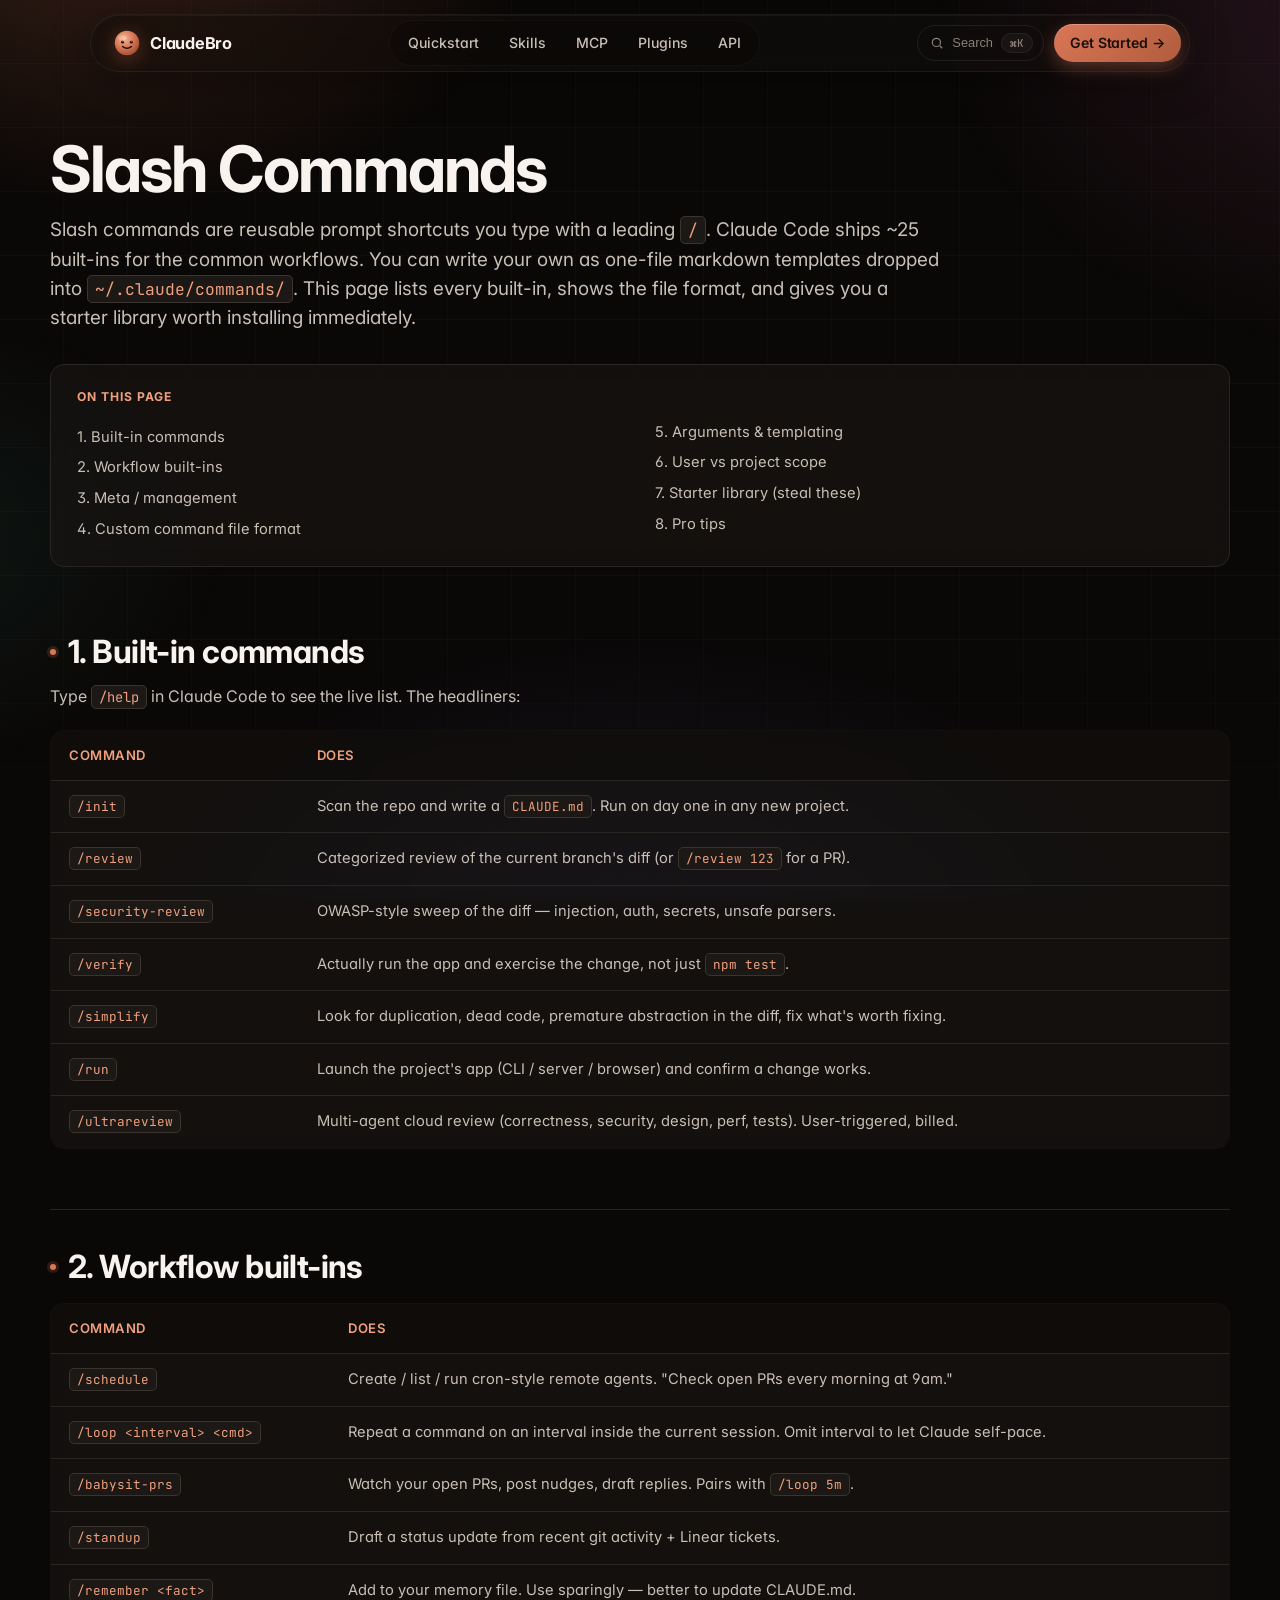
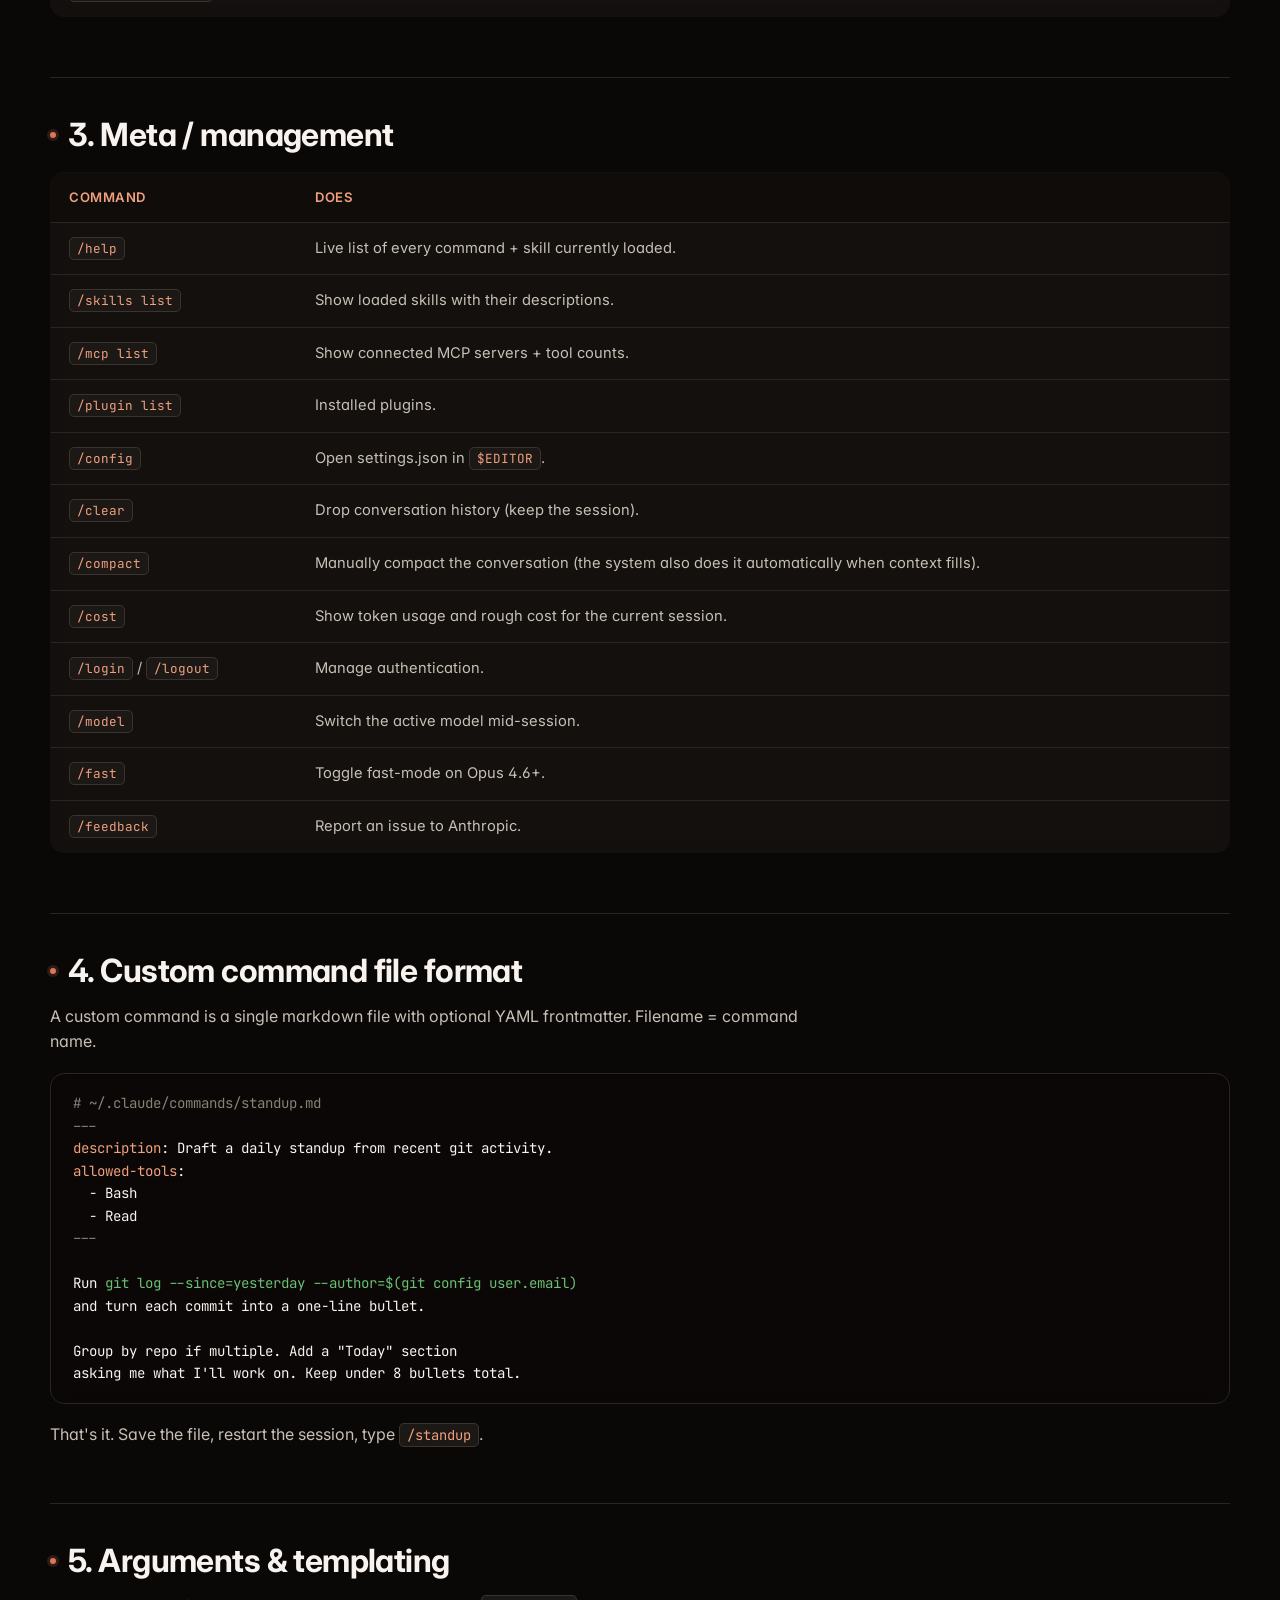
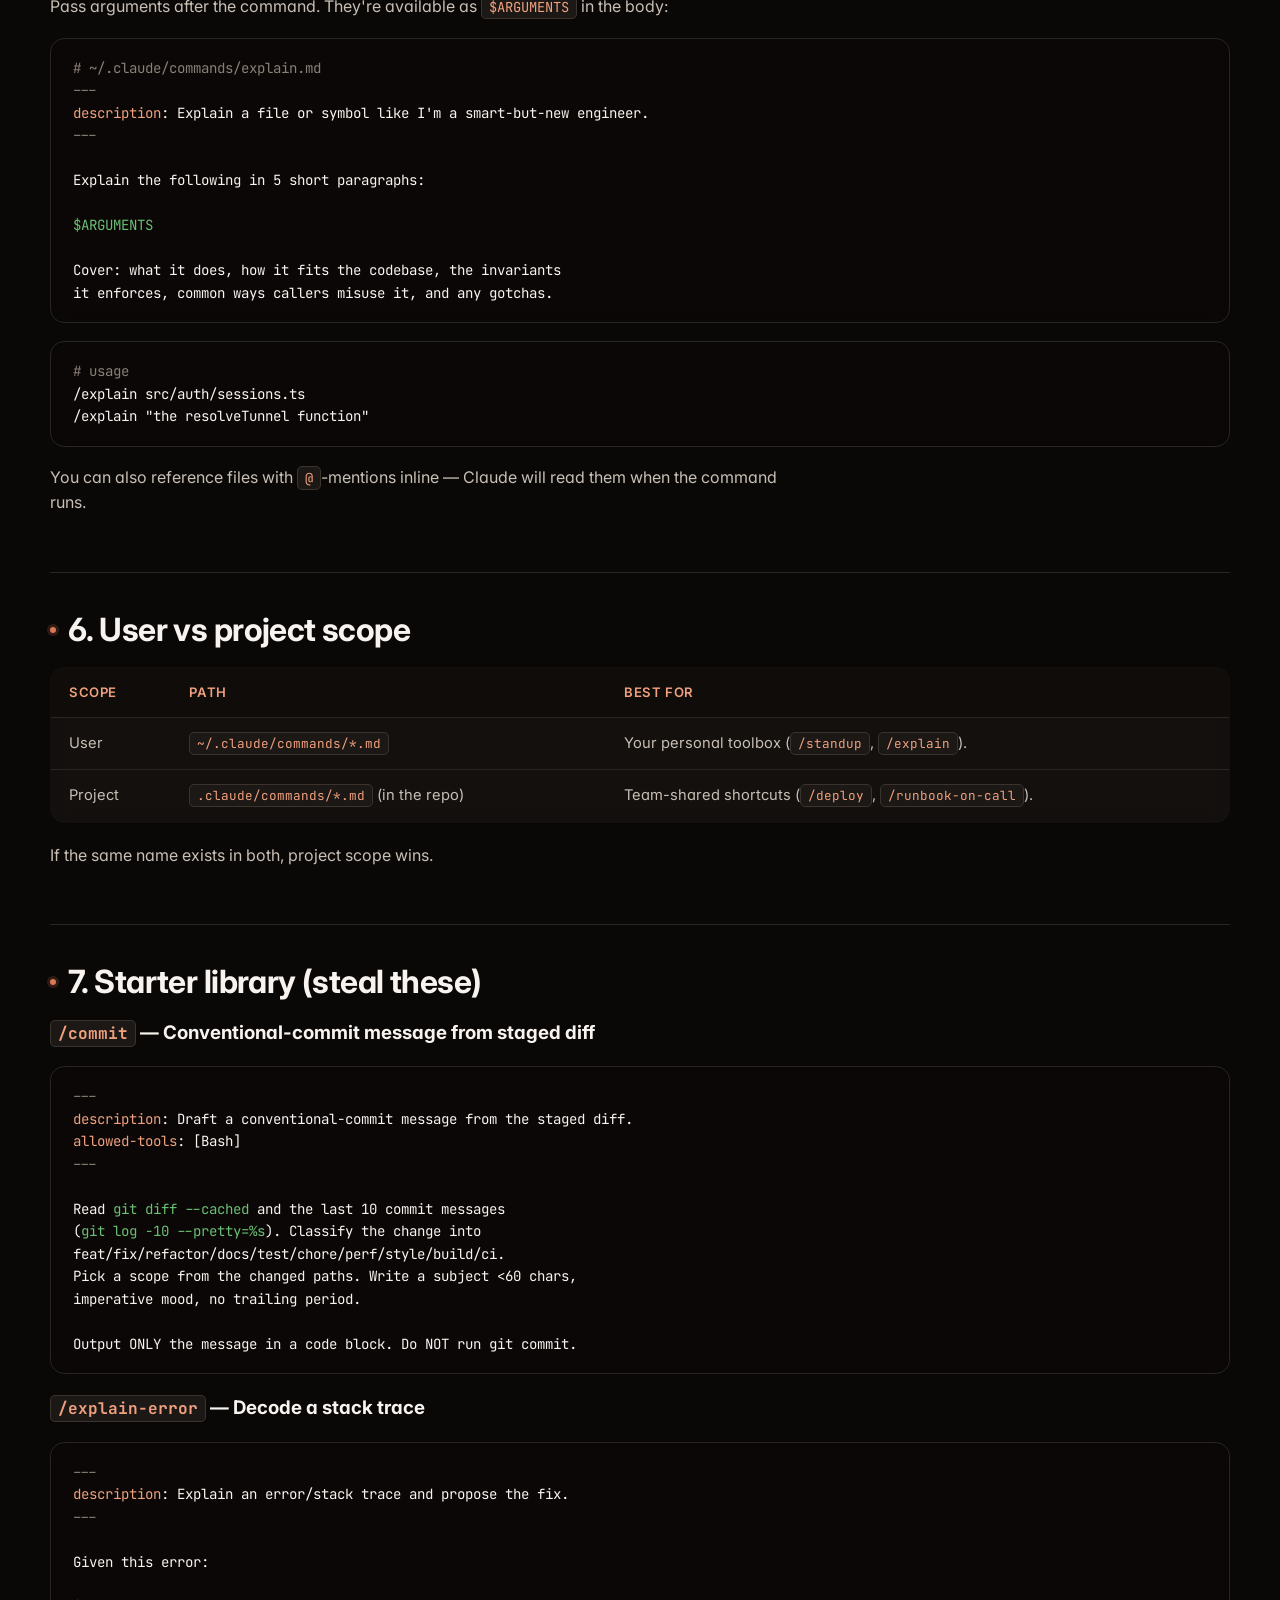
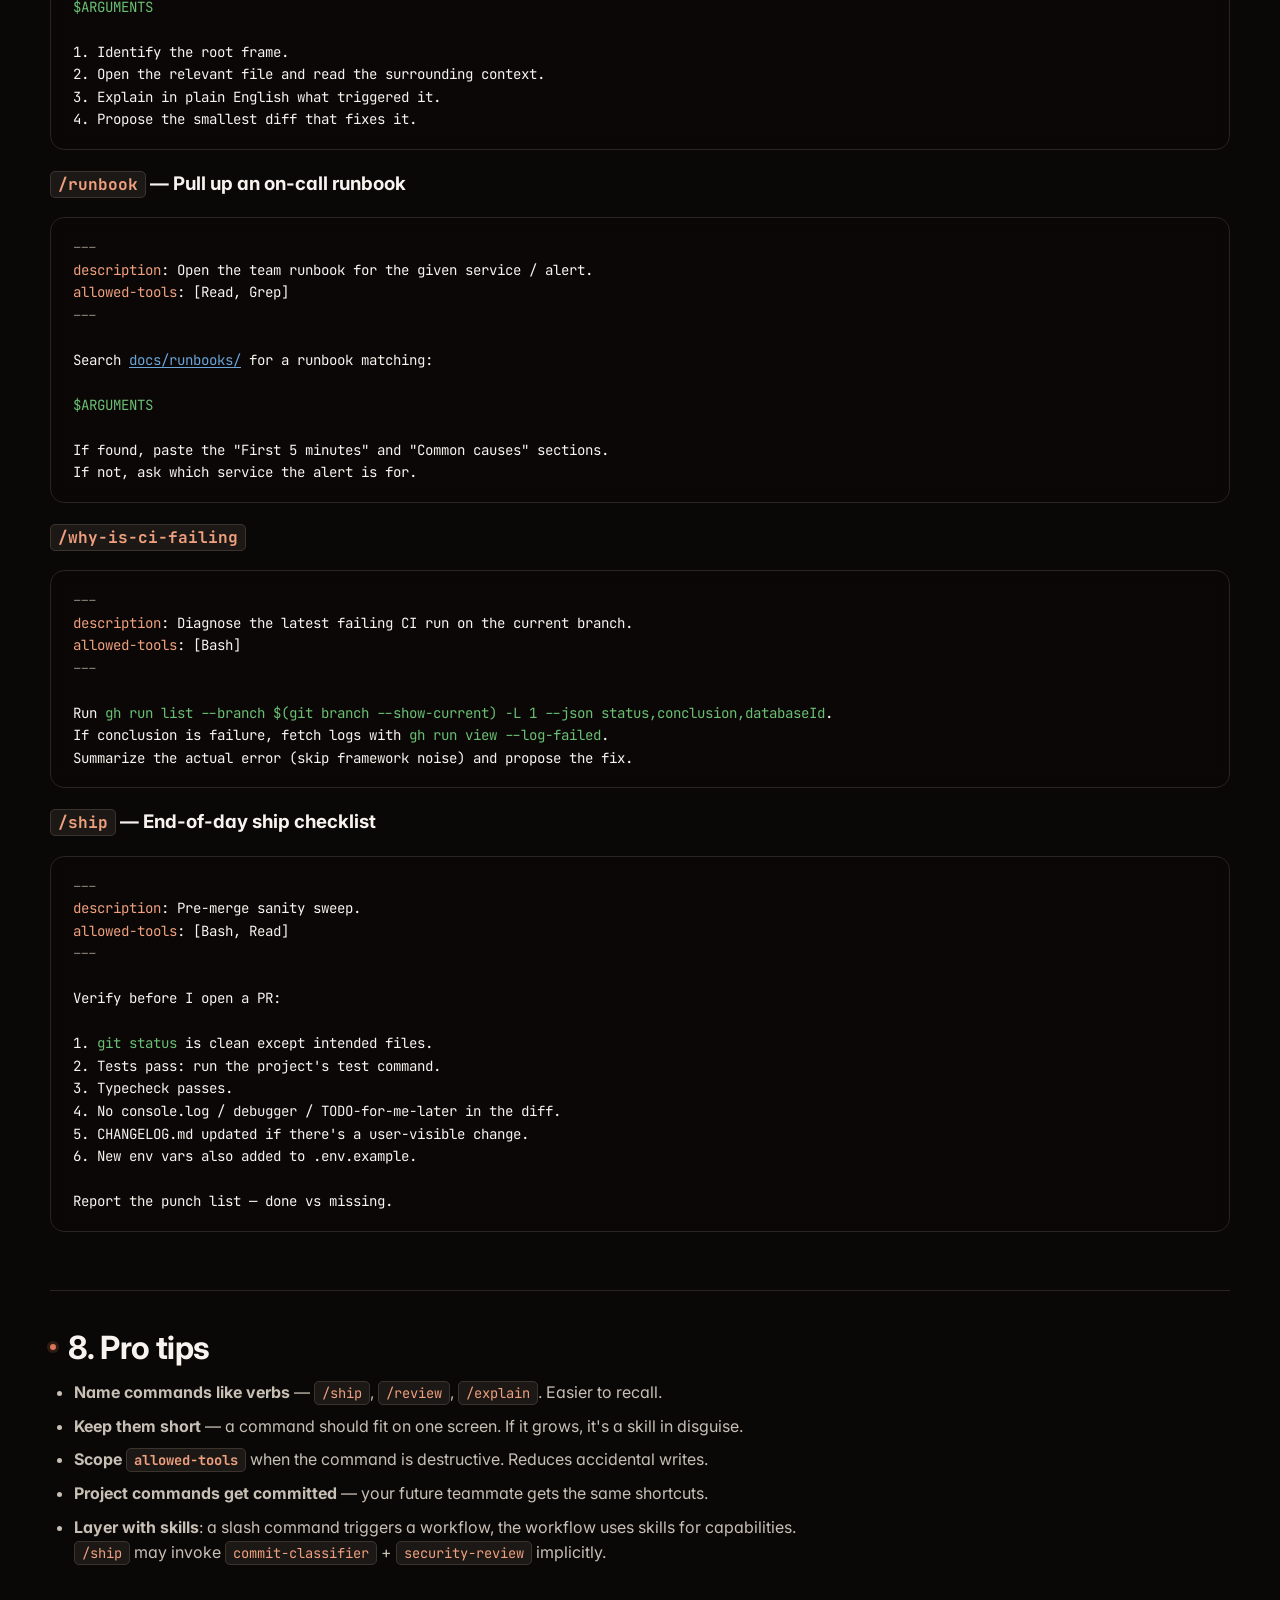
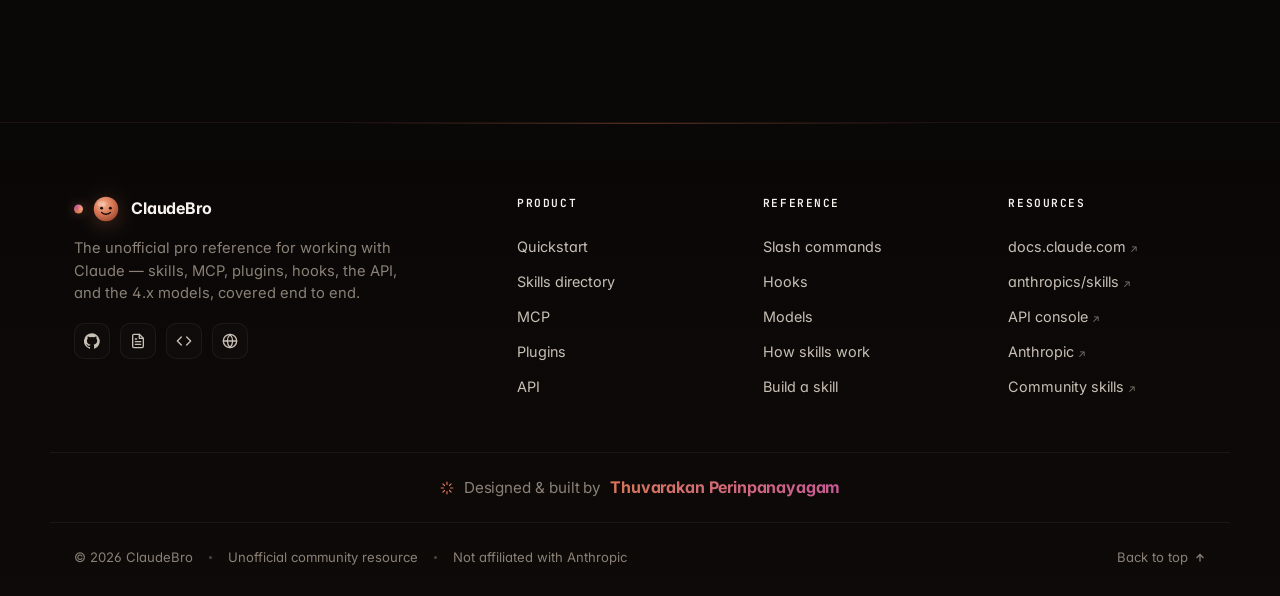
<file: commands.html>
<!doctype html>
<html lang="en">
<head>
<meta charset="utf-8" />
<meta name="viewport" content="width=device-width,initial-scale=1" />
<title>Slash Commands — Every Claude Code built-in + custom command guide</title>
<meta name="description" content="Reference for every Claude Code slash command: /init, /review, /security-review, /verify, /ultrareview, plus how to write custom commands. Copy-paste starter library included." />
<meta name="keywords" content="Claude Code slash commands, /init, /review, /security-review, custom slash command, ~/.claude/commands" />
<meta name="author" content="Thuvarakan Perinpanayagam" />
<meta name="robots" content="index, follow, max-snippet:-1, max-image-preview:large, max-video-preview:-1" />
<meta name="theme-color" content="#0a0807" media="(prefers-color-scheme: dark)" />
<meta name="theme-color" content="#d97757" media="(prefers-color-scheme: light)" />
<link rel="canonical" href="https://claudebro.xyz/commands.html" />

<!-- Favicons -->
<link rel="icon" type="image/svg+xml" href="/favicon.svg" />
<link rel="alternate icon" type="image/png" href="/favicon.svg" />
<link rel="apple-touch-icon" href="/favicon.svg" />

<!-- Open Graph -->
<meta property="og:type" content="article" />
<meta property="og:site_name" content="ClaudeBro" />
<meta property="og:title" content="Slash Commands — Every Claude Code built-in + custom command guide" />
<meta property="og:description" content="Reference for every Claude Code slash command: /init, /review, /security-review, /verify, /ultrareview, plus how to write custom commands. Copy-paste starter library included." />
<meta property="og:url" content="https://claudebro.xyz/commands.html" />
<meta property="og:image" content="https://claudebro.xyz/og-image.svg" />
<meta property="og:image:width" content="1200" />
<meta property="og:image:height" content="630" />
<meta property="og:image:alt" content="ClaudeBro — A-to-Z reference for Claude" />
<meta property="og:locale" content="en_US" />

<!-- Twitter Card -->
<meta name="twitter:card" content="summary_large_image" />
<meta name="twitter:title" content="Slash Commands — Every Claude Code built-in + custom command guide" />
<meta name="twitter:description" content="Reference for every Claude Code slash command: /init, /review, /security-review, /verify, /ultrareview, plus how to write custom commands. Copy-paste starter library included." />
<meta name="twitter:image" content="https://claudebro.xyz/og-image.svg" />
<meta name="twitter:image:alt" content="ClaudeBro" />

<script type="application/ld+json">
{
  "@context": "https://schema.org",
  "@type": "TechArticle",
  "headline": "Slash Commands",
  "description": "Reference for every Claude Code slash command: /init, /review, /security-review, /verify, /ultrareview, plus how to write custom commands. Copy-paste starter library included.",
  "url": "https://claudebro.xyz/commands.html",
  "image": "https://claudebro.xyz/og-image.svg",
  "author": {
    "@type": "Person",
    "name": "Thuvarakan Perinpanayagam"
  },
  "publisher": {
    "@type": "Person",
    "name": "Thuvarakan Perinpanayagam"
  },
  "datePublished": "2026-05-22",
  "dateModified": "2026-05-22",
  "inLanguage": "en-US"
}
</script>
<link rel="stylesheet" href="styles.css" />
<link rel="preconnect" href="https://fonts.googleapis.com" />
<link rel="preconnect" href="https://fonts.gstatic.com" crossorigin />
<link href="https://fonts.googleapis.com/css2?family=Inter:wght@400;500;600;700;800&family=JetBrains+Mono:wght@400;500;600&display=swap" rel="stylesheet" />
<script type="application/ld+json" data-extra="0">
{
  "@context": "https://schema.org",
  "@type": "BreadcrumbList",
  "itemListElement": [
    {
      "@type": "ListItem",
      "position": 1,
      "name": "Home",
      "item": "https://claudebro.xyz/"
    },
    {
      "@type": "ListItem",
      "position": 2,
      "name": "Commands",
      "item": "https://claudebro.xyz/commands.html"
    }
  ]
}
</script>
</head>
<body>

<div class="scroll-progress"></div>

<header class="topbar">
  <div class="container nav">
    <a href="index.html" class="brand">
      <svg class="brand-logo" viewBox="0 0 32 32" aria-hidden="true">
        <defs>
          <radialGradient id="bf-commands-nav" cx="38%" cy="32%" r="70%">
            <stop offset="0%" stop-color="#f5b692"/>
            <stop offset="55%" stop-color="#d97757"/>
            <stop offset="100%" stop-color="#a64f33"/>
          </radialGradient>
        </defs>
        <circle cx="16" cy="16" r="14" fill="url(#bf-commands-nav)"/>
        <ellipse cx="11" cy="10" rx="5" ry="3" fill="#fff" opacity=".22"/>
        <circle cx="11" cy="15" r="1.7" fill="#1a0e08"/>
        <circle cx="11.4" cy="14.5" r="0.5" fill="#fff"/>
        <circle cx="21" cy="15" r="1.7" fill="#1a0e08"/>
        <circle cx="21.4" cy="14.5" r="0.5" fill="#fff"/>
        <path d="M11 20 Q16 24 21 20" stroke="#1a0e08" stroke-width="1.7" fill="none" stroke-linecap="round"/>
      </svg>
      <span class="brand-text">ClaudeBro</span>
    </a>
    <nav class="nav-links">
      <a href="quickstart.html"><span>Quickstart</span></a>
      <a href="directory.html"><span>Skills</span></a>
      <a href="mcp.html"><span>MCP</span></a>
      <a href="plugins.html"><span>Plugins</span></a>
      <a href="api.html"><span>API</span></a>
    </nav>
    <div style="display:flex;align-items:center;gap:10px;">
      <button class="kbd-hint" data-palette-trigger aria-label="Search">
        <svg width="14" height="14" viewBox="0 0 24 24" fill="none" stroke="currentColor" stroke-width="2"><circle cx="11" cy="11" r="7"/><path d="m21 21-4.3-4.3"/></svg>
        Search <kbd>⌘K</kbd>
      </button>
      <button class="menu-toggle" id="menu-toggle" aria-label="Open menu" aria-expanded="false">☰</button>
      <a class="cta" href="quickstart.html">Get Started →</a>
    </div>
  </div>
</header>

<div class="mobile-drawer" id="mobile-drawer">
  <nav>
    <a href="index.html">Home</a>
    <a href="quickstart.html">Quickstart</a>
    <a href="directory.html">Skills</a>
    <a href="mcp.html">MCP</a>
    <a href="plugins.html">Plugins</a>
    <a href="api.html">API</a>
    <a href="commands.html" class="active">Commands</a>
    <a href="hooks.html">Hooks</a>
    <a href="models.html">Models</a>
  </nav>
</div>

<main class="container install-page">
  <h1>Slash Commands</h1>
  <p class="lede">Slash commands are reusable prompt shortcuts you type with a leading <code>/</code>. Claude Code ships ~25 built-ins for the common workflows. You can write your own as one-file markdown templates dropped into <code>~/.claude/commands/</code>. This page lists every built-in, shows the file format, and gives you a starter library worth installing immediately.</p>

  <div class="toc">
    <h4>On this page</h4>
    <ul>
      <li><a href="#built-ins">1. Built-in commands</a></li>
      <li><a href="#workflow">2. Workflow built-ins</a></li>
      <li><a href="#meta">3. Meta / management</a></li>
      <li><a href="#format">4. Custom command file format</a></li>
      <li><a href="#args">5. Arguments &amp; templating</a></li>
      <li><a href="#scopes">6. User vs project scope</a></li>
      <li><a href="#library">7. Starter library (steal these)</a></li>
      <li><a href="#tips">8. Pro tips</a></li>
    </ul>
  </div>

  <section id="built-ins">
    <h2>1. Built-in commands</h2>
    <p>Type <code>/help</code> in Claude Code to see the live list. The headliners:</p>
    <table>
      <thead><tr><th>Command</th><th>Does</th></tr></thead>
      <tbody>
        <tr><td><code>/init</code></td><td>Scan the repo and write a <code>CLAUDE.md</code>. Run on day one in any new project.</td></tr>
        <tr><td><code>/review</code></td><td>Categorized review of the current branch's diff (or <code>/review 123</code> for a PR).</td></tr>
        <tr><td><code>/security-review</code></td><td>OWASP-style sweep of the diff — injection, auth, secrets, unsafe parsers.</td></tr>
        <tr><td><code>/verify</code></td><td>Actually run the app and exercise the change, not just <code>npm test</code>.</td></tr>
        <tr><td><code>/simplify</code></td><td>Look for duplication, dead code, premature abstraction in the diff, fix what's worth fixing.</td></tr>
        <tr><td><code>/run</code></td><td>Launch the project's app (CLI / server / browser) and confirm a change works.</td></tr>
        <tr><td><code>/ultrareview</code></td><td>Multi-agent cloud review (correctness, security, design, perf, tests). User-triggered, billed.</td></tr>
      </tbody>
    </table>
  </section>

  <section id="workflow">
    <h2>2. Workflow built-ins</h2>
    <table>
      <thead><tr><th>Command</th><th>Does</th></tr></thead>
      <tbody>
        <tr><td><code>/schedule</code></td><td>Create / list / run cron-style remote agents. "Check open PRs every morning at 9am."</td></tr>
        <tr><td><code>/loop &lt;interval&gt; &lt;cmd&gt;</code></td><td>Repeat a command on an interval inside the current session. Omit interval to let Claude self-pace.</td></tr>
        <tr><td><code>/babysit-prs</code></td><td>Watch your open PRs, post nudges, draft replies. Pairs with <code>/loop 5m</code>.</td></tr>
        <tr><td><code>/standup</code></td><td>Draft a status update from recent git activity + Linear tickets.</td></tr>
        <tr><td><code>/remember &lt;fact&gt;</code></td><td>Add to your memory file. Use sparingly — better to update CLAUDE.md.</td></tr>
      </tbody>
    </table>
  </section>

  <section id="meta">
    <h2>3. Meta / management</h2>
    <table>
      <thead><tr><th>Command</th><th>Does</th></tr></thead>
      <tbody>
        <tr><td><code>/help</code></td><td>Live list of every command + skill currently loaded.</td></tr>
        <tr><td><code>/skills list</code></td><td>Show loaded skills with their descriptions.</td></tr>
        <tr><td><code>/mcp list</code></td><td>Show connected MCP servers + tool counts.</td></tr>
        <tr><td><code>/plugin list</code></td><td>Installed plugins.</td></tr>
        <tr><td><code>/config</code></td><td>Open settings.json in <code>$EDITOR</code>.</td></tr>
        <tr><td><code>/clear</code></td><td>Drop conversation history (keep the session).</td></tr>
        <tr><td><code>/compact</code></td><td>Manually compact the conversation (the system also does it automatically when context fills).</td></tr>
        <tr><td><code>/cost</code></td><td>Show token usage and rough cost for the current session.</td></tr>
        <tr><td><code>/login</code> / <code>/logout</code></td><td>Manage authentication.</td></tr>
        <tr><td><code>/model</code></td><td>Switch the active model mid-session.</td></tr>
        <tr><td><code>/fast</code></td><td>Toggle fast-mode on Opus 4.6+.</td></tr>
        <tr><td><code>/feedback</code></td><td>Report an issue to Anthropic.</td></tr>
      </tbody>
    </table>
  </section>

  <section id="format">
    <h2>4. Custom command file format</h2>
    <p>A custom command is a single markdown file with optional YAML frontmatter. Filename = command name.</p>
<pre><span class="c-tok-com"># ~/.claude/commands/standup.md</span>
<span class="c-tok-com">---</span>
<span class="c-tok-key">description</span>: Draft a daily standup from recent git activity.
<span class="c-tok-key">allowed-tools</span>:
  - Bash
  - Read
<span class="c-tok-com">---</span>

Run <span class="c-tok-str">git log --since=yesterday --author=$(git config user.email)</span>
and turn each commit into a one-line bullet.

Group by repo if multiple. Add a "Today" section
asking me what I'll work on. Keep under 8 bullets total.</pre>
    <p>That's it. Save the file, restart the session, type <code>/standup</code>.</p>
  </section>

  <section id="args">
    <h2>5. Arguments &amp; templating</h2>
    <p>Pass arguments after the command. They're available as <code>$ARGUMENTS</code> in the body:</p>
<pre><span class="c-tok-com"># ~/.claude/commands/explain.md</span>
<span class="c-tok-com">---</span>
<span class="c-tok-key">description</span>: Explain a file or symbol like I'm a smart-but-new engineer.
<span class="c-tok-com">---</span>

Explain the following in 5 short paragraphs:

<span class="c-tok-str">$ARGUMENTS</span>

Cover: what it does, how it fits the codebase, the invariants
it enforces, common ways callers misuse it, and any gotchas.</pre>

<pre><span class="c-tok-com"># usage</span>
/explain src/auth/sessions.ts
/explain "the resolveTunnel function"</pre>

    <p>You can also reference files with <code>@</code>-mentions inline — Claude will read them when the command runs.</p>
  </section>

  <section id="scopes">
    <h2>6. User vs project scope</h2>
    <table>
      <thead><tr><th>Scope</th><th>Path</th><th>Best for</th></tr></thead>
      <tbody>
        <tr><td>User</td><td><code>~/.claude/commands/*.md</code></td><td>Your personal toolbox (<code>/standup</code>, <code>/explain</code>).</td></tr>
        <tr><td>Project</td><td><code>.claude/commands/*.md</code> (in the repo)</td><td>Team-shared shortcuts (<code>/deploy</code>, <code>/runbook-on-call</code>).</td></tr>
      </tbody>
    </table>
    <p>If the same name exists in both, project scope wins.</p>
  </section>

  <section id="library">
    <h2>7. Starter library (steal these)</h2>

    <h3><code>/commit</code> — Conventional-commit message from staged diff</h3>
<pre><span class="c-tok-com">---</span>
<span class="c-tok-key">description</span>: Draft a conventional-commit message from the staged diff.
<span class="c-tok-key">allowed-tools</span>: [Bash]
<span class="c-tok-com">---</span>

Read <span class="c-tok-str">git diff --cached</span> and the last 10 commit messages
(<span class="c-tok-str">git log -10 --pretty=%s</span>). Classify the change into
feat/fix/refactor/docs/test/chore/perf/style/build/ci.
Pick a scope from the changed paths. Write a subject &lt;60 chars,
imperative mood, no trailing period.

Output ONLY the message in a code block. Do NOT run git commit.</pre>

    <h3><code>/explain-error</code> — Decode a stack trace</h3>
<pre><span class="c-tok-com">---</span>
<span class="c-tok-key">description</span>: Explain an error/stack trace and propose the fix.
<span class="c-tok-com">---</span>

Given this error:

<span class="c-tok-str">$ARGUMENTS</span>

1. Identify the root frame.
2. Open the relevant file and read the surrounding context.
3. Explain in plain English what triggered it.
4. Propose the smallest diff that fixes it.</pre>

    <h3><code>/runbook</code> — Pull up an on-call runbook</h3>
<pre><span class="c-tok-com">---</span>
<span class="c-tok-key">description</span>: Open the team runbook for the given service / alert.
<span class="c-tok-key">allowed-tools</span>: [Read, Grep]
<span class="c-tok-com">---</span>

Search <span class="c-tok-link">docs/runbooks/</span> for a runbook matching:

<span class="c-tok-str">$ARGUMENTS</span>

If found, paste the "First 5 minutes" and "Common causes" sections.
If not, ask which service the alert is for.</pre>

    <h3><code>/why-is-ci-failing</code></h3>
<pre><span class="c-tok-com">---</span>
<span class="c-tok-key">description</span>: Diagnose the latest failing CI run on the current branch.
<span class="c-tok-key">allowed-tools</span>: [Bash]
<span class="c-tok-com">---</span>

Run <span class="c-tok-str">gh run list --branch $(git branch --show-current) -L 1 --json status,conclusion,databaseId</span>.
If conclusion is failure, fetch logs with <span class="c-tok-str">gh run view --log-failed</span>.
Summarize the actual error (skip framework noise) and propose the fix.</pre>

    <h3><code>/ship</code> — End-of-day ship checklist</h3>
<pre><span class="c-tok-com">---</span>
<span class="c-tok-key">description</span>: Pre-merge sanity sweep.
<span class="c-tok-key">allowed-tools</span>: [Bash, Read]
<span class="c-tok-com">---</span>

Verify before I open a PR:

1. <span class="c-tok-str">git status</span> is clean except intended files.
2. Tests pass: run the project's test command.
3. Typecheck passes.
4. No console.log / debugger / TODO-for-me-later in the diff.
5. CHANGELOG.md updated if there's a user-visible change.
6. New env vars also added to .env.example.

Report the punch list — done vs missing.</pre>
  </section>

  <section id="tips">
    <h2>8. Pro tips</h2>
    <ul>
      <li><strong>Name commands like verbs</strong> — <code>/ship</code>, <code>/review</code>, <code>/explain</code>. Easier to recall.</li>
      <li><strong>Keep them short</strong> — a command should fit on one screen. If it grows, it's a skill in disguise.</li>
      <li><strong>Scope <code>allowed-tools</code></strong> when the command is destructive. Reduces accidental writes.</li>
      <li><strong>Project commands get committed</strong> — your future teammate gets the same shortcuts.</li>
      <li><strong>Layer with skills</strong>: a slash command triggers a workflow, the workflow uses skills for capabilities. <code>/ship</code> may invoke <code>commit-classifier</code> + <code>security-review</code> implicitly.</li>
    </ul>
  </section>
</main>

<footer class="footer">
  <div class="container footer-grid">
    <div class="footer-brand">
      <div class="footer-logo">
        <svg class="footer-logo-mark" viewBox="0 0 32 32" aria-hidden="true">
          <defs>
            <radialGradient id="bf-commands-foot" cx="38%" cy="32%" r="70%">
              <stop offset="0%" stop-color="#f5b692"/>
              <stop offset="55%" stop-color="#d97757"/>
              <stop offset="100%" stop-color="#a64f33"/>
            </radialGradient>
          </defs>
          <circle cx="16" cy="16" r="14" fill="url(#bf-commands-foot)"/>
          <ellipse cx="11" cy="10" rx="5" ry="3" fill="#fff" opacity=".22"/>
          <circle cx="11" cy="15" r="1.7" fill="#1a0e08"/>
          <circle cx="21" cy="15" r="1.7" fill="#1a0e08"/>
          <path d="M11 20 Q16 24 21 20" stroke="#1a0e08" stroke-width="1.7" fill="none" stroke-linecap="round"/>
        </svg>
        <strong>ClaudeBro</strong>
      </div>
      <p>The unofficial pro reference for working with Claude — skills, MCP, plugins, hooks, the API, and the 4.x models, covered end to end.</p>
      <div class="footer-social">
        <a href="https://github.com/anthropics/skills" target="_blank" rel="noopener" aria-label="anthropics/skills on GitHub">
          <svg viewBox="0 0 24 24" fill="currentColor"><path d="M12 .3a12 12 0 0 0-3.8 23.4c.6.1.8-.3.8-.6v-2.2c-3.3.7-4-1.6-4-1.6-.6-1.4-1.4-1.8-1.4-1.8-1-.7.1-.7.1-.7 1.2 0 1.9 1.2 1.9 1.2 1 1.8 2.8 1.3 3.5 1 .1-.8.4-1.3.8-1.6-2.7-.3-5.5-1.3-5.5-6 0-1.2.5-2.3 1.3-3.1-.2-.4-.6-1.6 0-3.2 0 0 1-.3 3.4 1.2a11.5 11.5 0 0 1 6 0c2.3-1.5 3.3-1.2 3.3-1.2.7 1.6.2 2.8.1 3.2.8.8 1.3 1.9 1.3 3.1 0 4.6-2.8 5.7-5.5 6 .5.4.8 1.1.8 2.2v3.3c0 .3.2.7.8.6A12 12 0 0 0 12 .3"/></svg>
        </a>
        <a href="https://docs.claude.com" target="_blank" rel="noopener" aria-label="Claude documentation">
          <svg viewBox="0 0 24 24" fill="none" stroke="currentColor" stroke-width="2" stroke-linecap="round" stroke-linejoin="round"><path d="M14 2H6a2 2 0 0 0-2 2v16a2 2 0 0 0 2 2h12a2 2 0 0 0 2-2V8z"/><polyline points="14 2 14 8 20 8"/><line x1="16" y1="13" x2="8" y2="13"/><line x1="16" y1="17" x2="8" y2="17"/><line x1="10" y1="9" x2="8" y2="9"/></svg>
        </a>
        <a href="https://console.anthropic.com" target="_blank" rel="noopener" aria-label="Anthropic API console">
          <svg viewBox="0 0 24 24" fill="none" stroke="currentColor" stroke-width="2" stroke-linecap="round" stroke-linejoin="round"><polyline points="16 18 22 12 16 6"/><polyline points="8 6 2 12 8 18"/></svg>
        </a>
        <a href="https://www.anthropic.com" target="_blank" rel="noopener" aria-label="Anthropic">
          <svg viewBox="0 0 24 24" fill="none" stroke="currentColor" stroke-width="2" stroke-linecap="round" stroke-linejoin="round"><circle cx="12" cy="12" r="10"/><line x1="2" y1="12" x2="22" y2="12"/><path d="M12 2a15.3 15.3 0 0 1 4 10 15.3 15.3 0 0 1-4 10 15.3 15.3 0 0 1-4-10 15.3 15.3 0 0 1 4-10z"/></svg>
        </a>
      </div>
    </div>

    <div class="footer-col">
      <h4>Product</h4>
      <a href="quickstart.html">Quickstart</a>
      <a href="directory.html">Skills directory</a>
      <a href="mcp.html">MCP</a>
      <a href="plugins.html">Plugins</a>
      <a href="api.html">API</a>
    </div>

    <div class="footer-col">
      <h4>Reference</h4>
      <a href="commands.html">Slash commands</a>
      <a href="hooks.html">Hooks</a>
      <a href="models.html">Models</a>
      <a href="guide.html">How skills work</a>
      <a href="create.html">Build a skill</a>
    </div>

    <div class="footer-col">
      <h4>Resources</h4>
      <a href="https://docs.claude.com" target="_blank" rel="noopener">docs.claude.com<span class="ext">↗</span></a>
      <a href="https://github.com/anthropics/skills" target="_blank" rel="noopener">anthropics/skills<span class="ext">↗</span></a>
      <a href="https://console.anthropic.com" target="_blank" rel="noopener">API console<span class="ext">↗</span></a>
      <a href="https://www.anthropic.com" target="_blank" rel="noopener">Anthropic<span class="ext">↗</span></a>
      <a href="https://github.com/topics/claude-skills" target="_blank" rel="noopener">Community skills<span class="ext">↗</span></a>
    </div>
  </div>

  <div class="container footer-credit-line">
    <svg class="credit-spark" viewBox="0 0 24 24" fill="none" stroke="currentColor" stroke-width="2" stroke-linecap="round" stroke-linejoin="round"><path d="M12 2v4M12 18v4M4.93 4.93l2.83 2.83M16.24 16.24l2.83 2.83M2 12h4M18 12h4M4.93 19.07l2.83-2.83M16.24 7.76l2.83-2.83"/></svg>
    <span>Designed &amp; built by</span>
    <span class="credit-name">Thuvarakan Perinpanayagam</span>
  </div>

  <div class="container footer-bottom">
    <div class="footer-meta">
      <span>© 2026 ClaudeBro</span>
      <span class="sep"></span>
      <span>Unofficial community resource</span>
      <span class="sep"></span>
      <span>Not affiliated with Anthropic</span>
    </div>
    <a class="footer-back-top" href="#top">Back to top
      <svg width="12" height="12" viewBox="0 0 24 24" fill="none" stroke="currentColor" stroke-width="2.5"><path d="M12 19V5M5 12l7-7 7 7"/></svg>
    </a>
  </div>
</footer>

<button class="fab" id="fab" aria-label="Back to top">
  <svg width="18" height="18" viewBox="0 0 24 24" fill="none" stroke="currentColor" stroke-width="2.5"><path d="M12 19V5M5 12l7-7 7 7"/></svg>
</button>

<div class="palette-backdrop" id="palette-backdrop" role="dialog" aria-label="Search">
  <div class="palette">
    <div class="palette-search">
      <svg width="18" height="18" viewBox="0 0 24 24" fill="none" stroke="currentColor" stroke-width="2"><circle cx="11" cy="11" r="7"/><path d="m21 21-4.3-4.3"/></svg>
      <label for="palette-input" class="sr-only">Search skills</label>
      <input id="palette-input" type="text" placeholder="Search 101 skills — name, trigger, description…" aria-label="Search skills" autocomplete="off" />
      <span class="esc">esc</span>
    </div>
    <div class="palette-results" id="palette-results"></div>
  </div>
</div>

<script src="skills-data.js"></script>
<script src="script.js"></script>
</body>
</html>
</file>
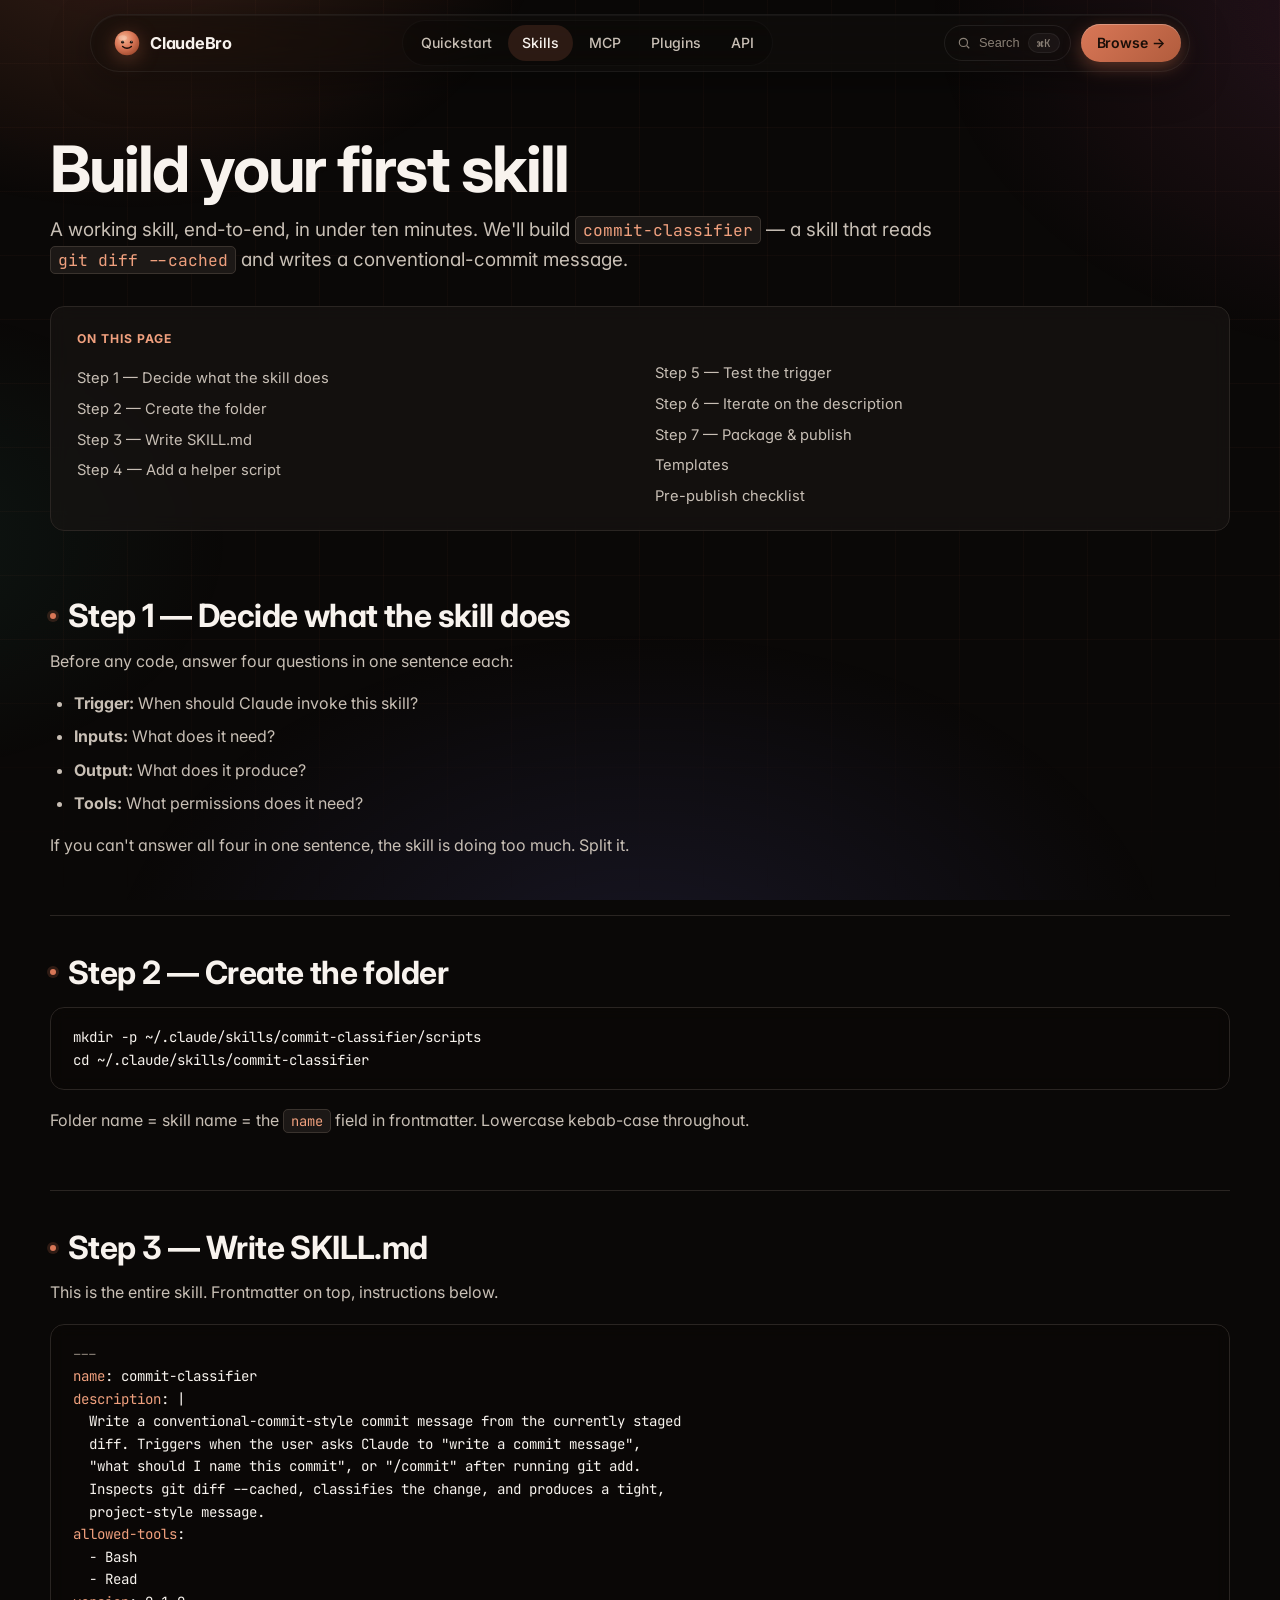
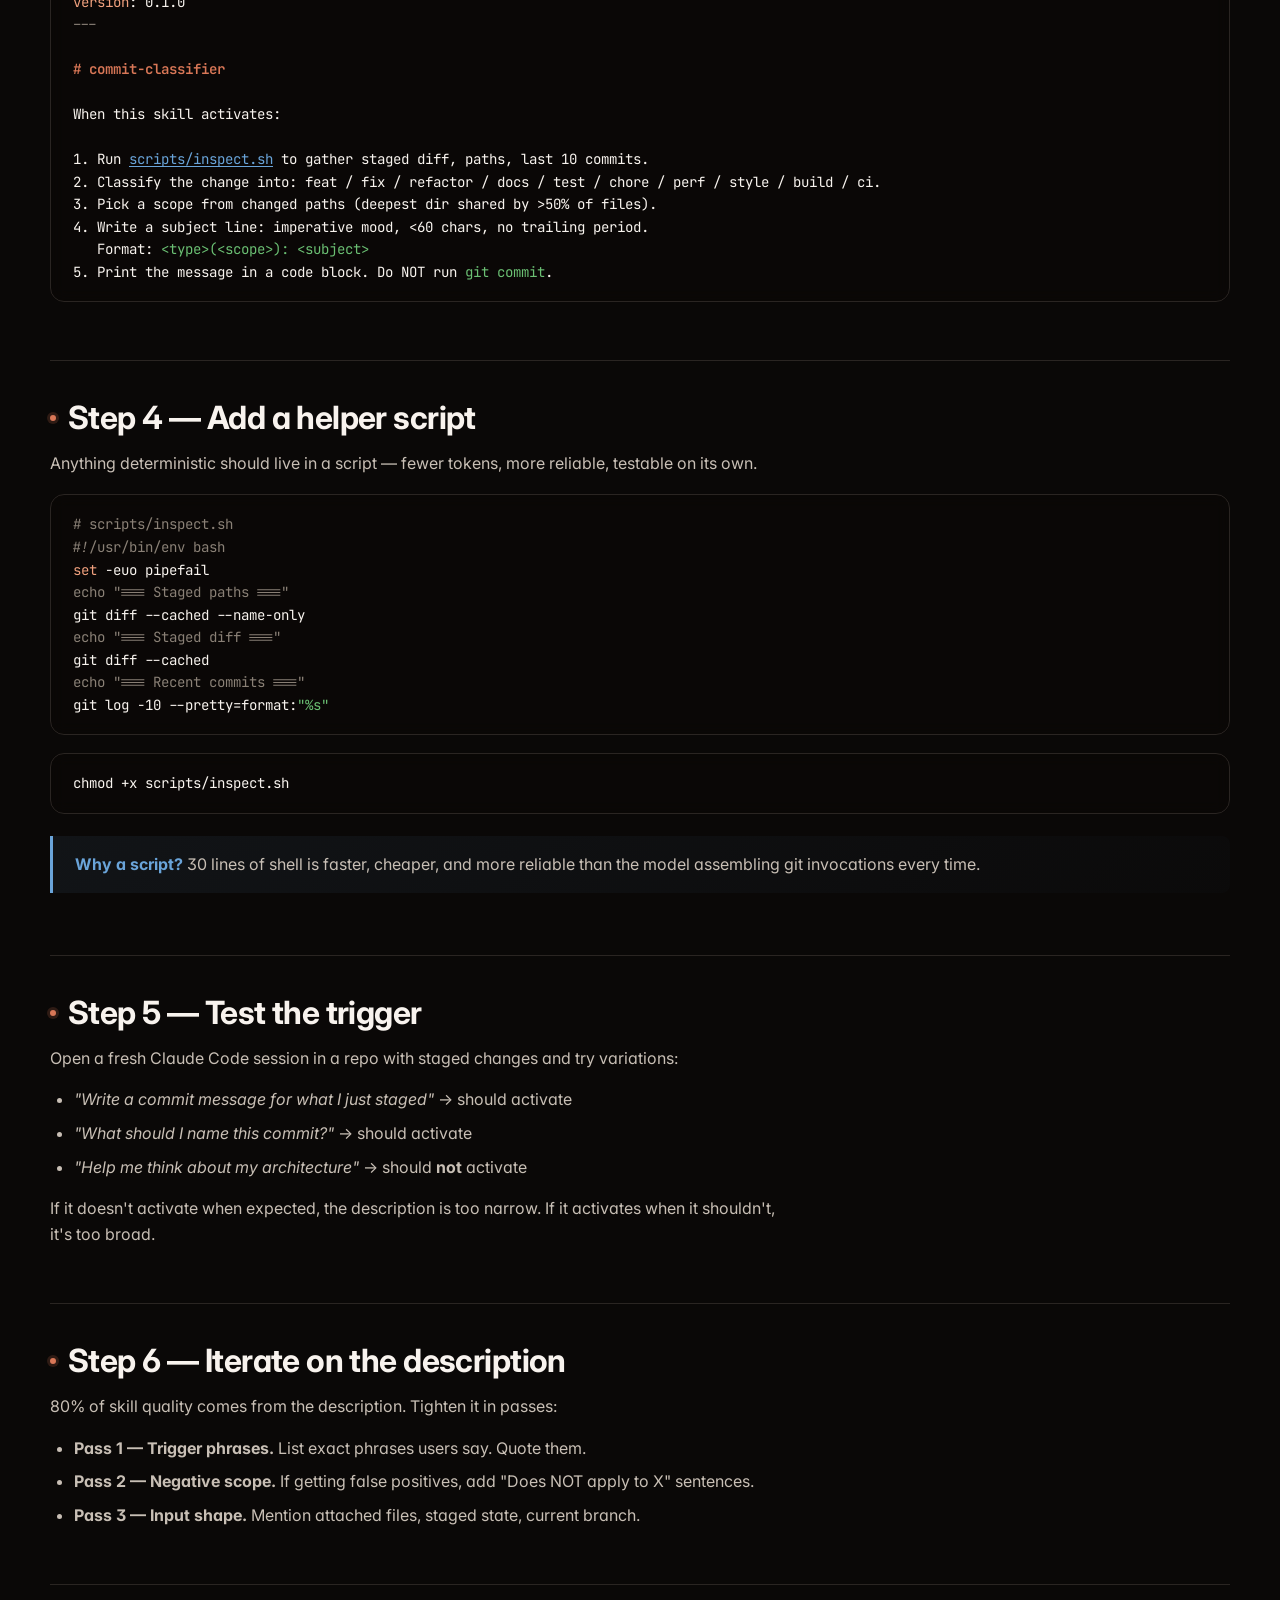
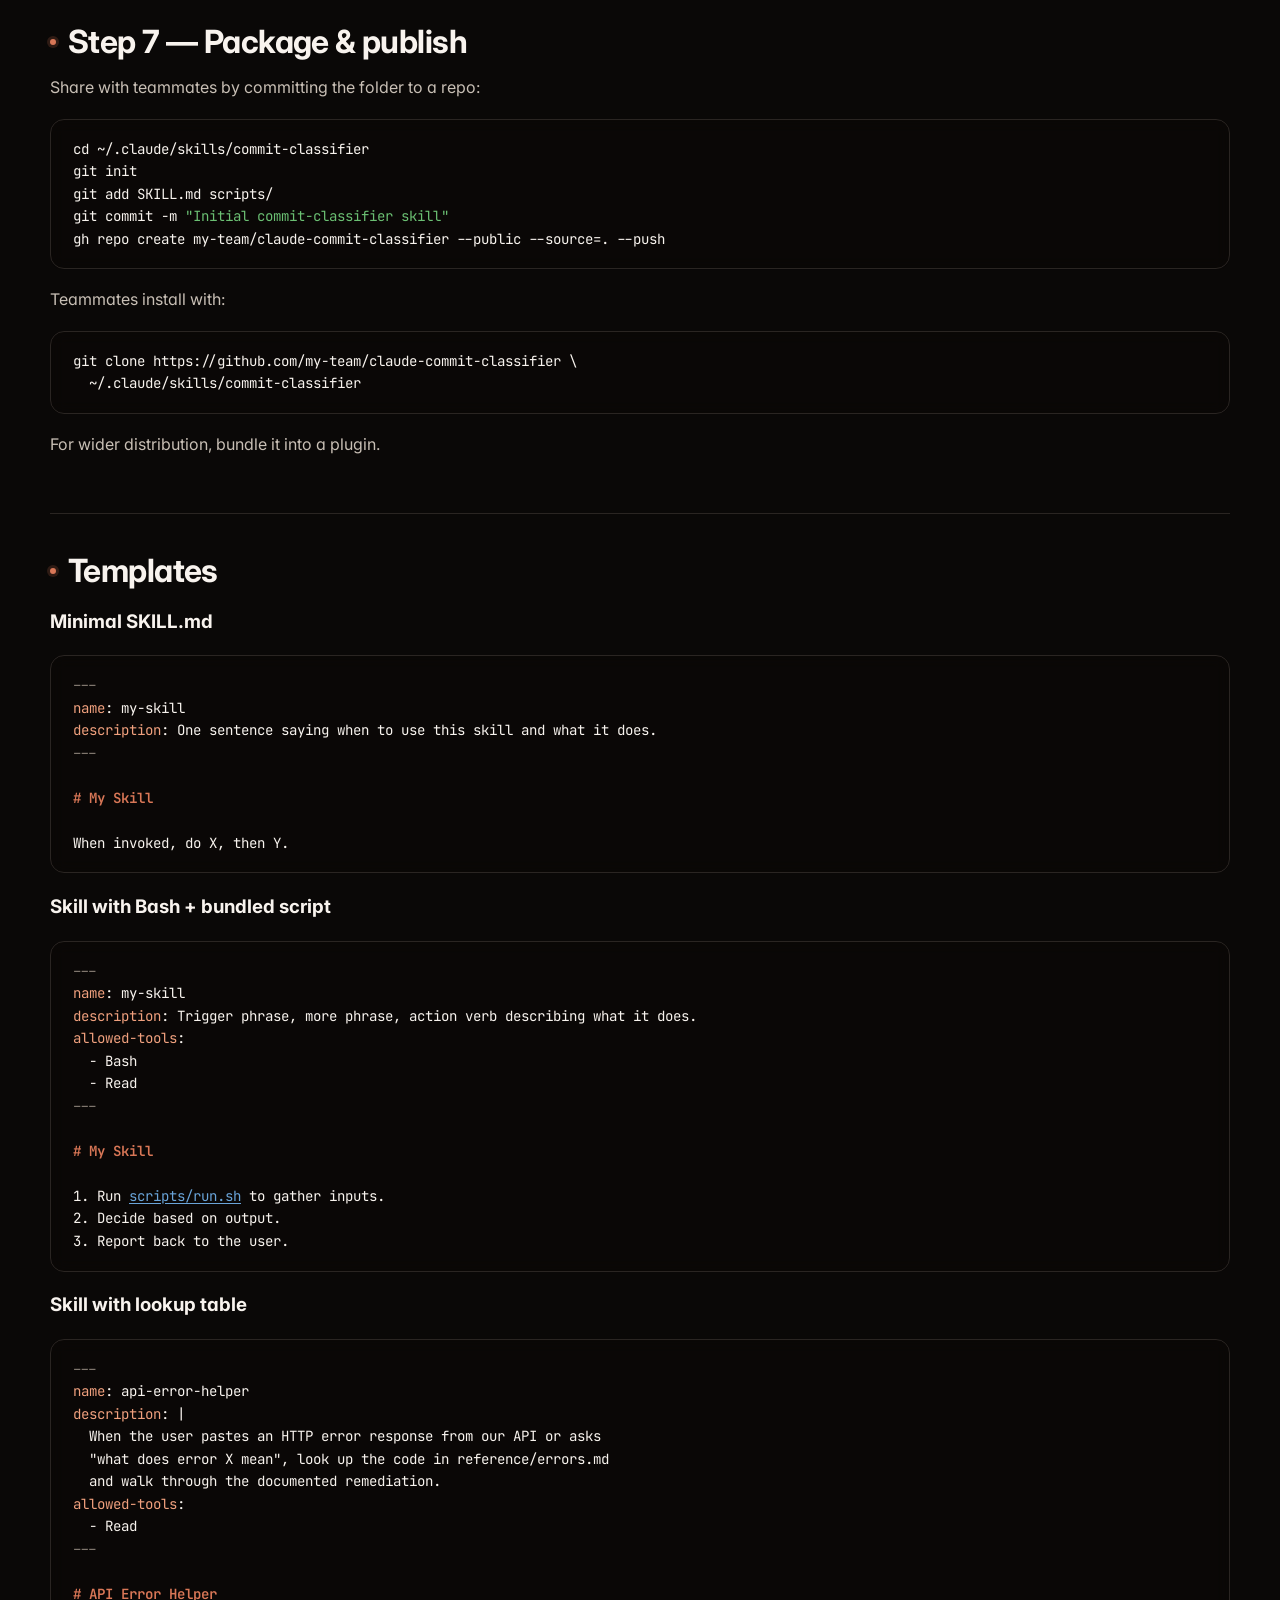
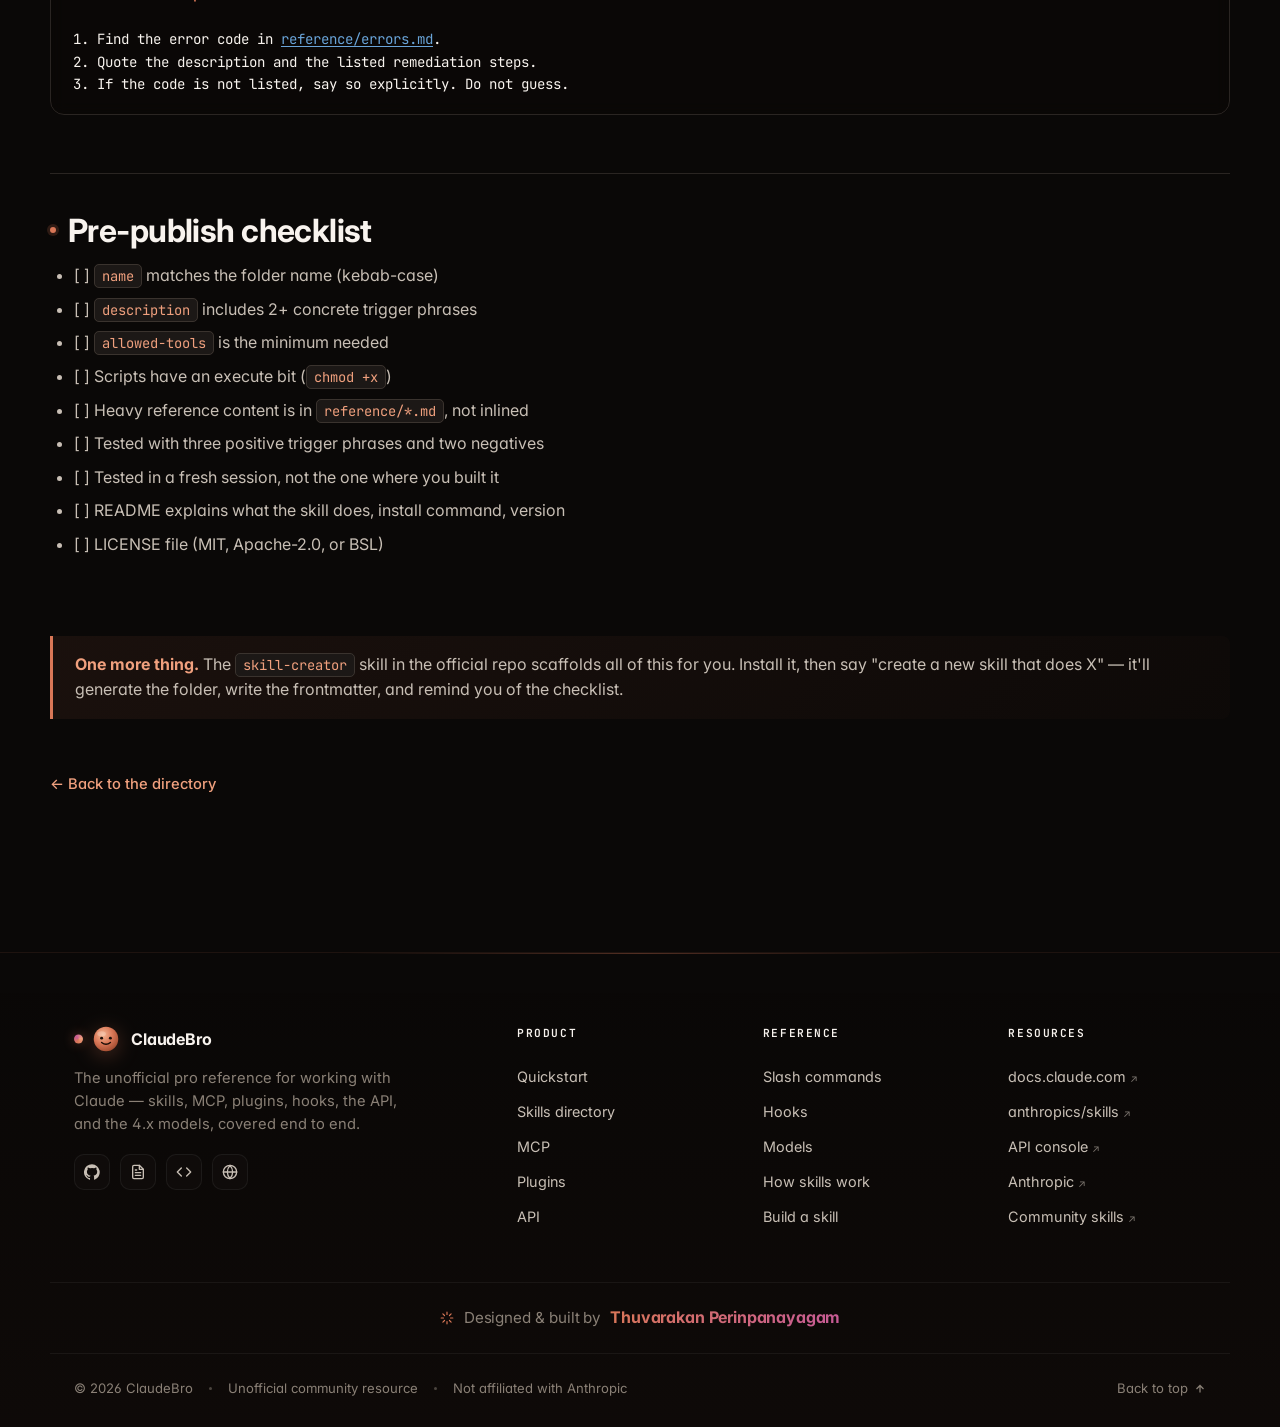
<file: create.html>
<!doctype html>
<html lang="en">
<head>
<meta charset="utf-8" />
<meta name="viewport" content="width=device-width,initial-scale=1" />
<title>Build Your First Claude Skill — Step-by-step tutorial | ClaudeBro</title>
<meta name="description" content="Build a working Claude Agent Skill end-to-end in under 10 minutes. Naming, frontmatter, helper scripts, trigger testing, publishing, and a pre-publish checklist." />
<meta name="keywords" content="create Claude skill, build SKILL.md, Claude skill tutorial, agent skill template, publish skill" />
<meta name="author" content="Thuvarakan Perinpanayagam" />
<meta name="robots" content="index, follow, max-snippet:-1, max-image-preview:large, max-video-preview:-1" />
<meta name="theme-color" content="#0a0807" media="(prefers-color-scheme: dark)" />
<meta name="theme-color" content="#d97757" media="(prefers-color-scheme: light)" />
<link rel="canonical" href="https://claudebro.xyz/create.html" />

<!-- Favicons -->
<link rel="icon" type="image/svg+xml" href="/favicon.svg" />
<link rel="alternate icon" type="image/png" href="/favicon.svg" />
<link rel="apple-touch-icon" href="/favicon.svg" />

<!-- Open Graph -->
<meta property="og:type" content="article" />
<meta property="og:site_name" content="ClaudeBro" />
<meta property="og:title" content="Build Your First Claude Skill — Step-by-step tutorial | ClaudeBro" />
<meta property="og:description" content="Build a working Claude Agent Skill end-to-end in under 10 minutes. Naming, frontmatter, helper scripts, trigger testing, publishing, and a pre-publish checklist." />
<meta property="og:url" content="https://claudebro.xyz/create.html" />
<meta property="og:image" content="https://claudebro.xyz/og-image.svg" />
<meta property="og:image:width" content="1200" />
<meta property="og:image:height" content="630" />
<meta property="og:image:alt" content="ClaudeBro — A-to-Z reference for Claude" />
<meta property="og:locale" content="en_US" />

<!-- Twitter Card -->
<meta name="twitter:card" content="summary_large_image" />
<meta name="twitter:title" content="Build Your First Claude Skill — Step-by-step tutorial | ClaudeBro" />
<meta name="twitter:description" content="Build a working Claude Agent Skill end-to-end in under 10 minutes. Naming, frontmatter, helper scripts, trigger testing, publishing, and a pre-publish checklist." />
<meta name="twitter:image" content="https://claudebro.xyz/og-image.svg" />
<meta name="twitter:image:alt" content="ClaudeBro" />

<script type="application/ld+json">
{
  "@context": "https://schema.org",
  "@type": "HowTo",
  "name": "Build a Claude Agent Skill",
  "description": "Build a working Claude Agent Skill end-to-end in under 10 minutes. Naming, frontmatter, helper scripts, trigger testing, publishing, and a pre-publish checklist.",
  "url": "https://claudebro.xyz/create.html",
  "step": [
    {
      "@type": "HowToStep",
      "name": "Decide what the skill does"
    },
    {
      "@type": "HowToStep",
      "name": "Create the folder"
    },
    {
      "@type": "HowToStep",
      "name": "Write SKILL.md"
    },
    {
      "@type": "HowToStep",
      "name": "Add a helper script"
    },
    {
      "@type": "HowToStep",
      "name": "Test the trigger"
    },
    {
      "@type": "HowToStep",
      "name": "Iterate on the description"
    },
    {
      "@type": "HowToStep",
      "name": "Package and publish"
    }
  ]
}
</script>
<link rel="stylesheet" href="styles.css" />
<link rel="preconnect" href="https://fonts.googleapis.com" />
<link rel="preconnect" href="https://fonts.gstatic.com" crossorigin />
<link href="https://fonts.googleapis.com/css2?family=Inter:wght@400;500;600;700;800&family=JetBrains+Mono:wght@400;500;600&display=swap" rel="stylesheet" />
<script type="application/ld+json" data-extra="0">
{
  "@context": "https://schema.org",
  "@type": "BreadcrumbList",
  "itemListElement": [
    {
      "@type": "ListItem",
      "position": 1,
      "name": "Home",
      "item": "https://claudebro.xyz/"
    },
    {
      "@type": "ListItem",
      "position": 2,
      "name": "Skills",
      "item": "https://claudebro.xyz/directory.html"
    },
    {
      "@type": "ListItem",
      "position": 3,
      "name": "Build",
      "item": "https://claudebro.xyz/create.html"
    }
  ]
}
</script>
</head>
<body>

<div class="scroll-progress"></div>

<header class="topbar">
  <div class="container nav">
    <a href="index.html" class="brand">
      <svg class="brand-logo" viewBox="0 0 32 32" aria-hidden="true">
        <defs>
          <radialGradient id="bf-create-nav" cx="38%" cy="32%" r="70%">
            <stop offset="0%" stop-color="#f5b692"/>
            <stop offset="55%" stop-color="#d97757"/>
            <stop offset="100%" stop-color="#a64f33"/>
          </radialGradient>
        </defs>
        <circle cx="16" cy="16" r="14" fill="url(#bf-create-nav)"/>
        <ellipse cx="11" cy="10" rx="5" ry="3" fill="#fff" opacity=".22"/>
        <circle cx="11" cy="15" r="1.7" fill="#1a0e08"/>
        <circle cx="11.4" cy="14.5" r="0.5" fill="#fff"/>
        <circle cx="21" cy="15" r="1.7" fill="#1a0e08"/>
        <circle cx="21.4" cy="14.5" r="0.5" fill="#fff"/>
        <path d="M11 20 Q16 24 21 20" stroke="#1a0e08" stroke-width="1.7" fill="none" stroke-linecap="round"/>
      </svg>
      <span class="brand-text">ClaudeBro</span>
    </a>
    <nav class="nav-links">
      <a href="quickstart.html"><span>Quickstart</span></a>
      <a href="directory.html" class="active"><span>Skills</span></a>
      <a href="mcp.html"><span>MCP</span></a>
      <a href="plugins.html"><span>Plugins</span></a>
      <a href="api.html"><span>API</span></a>
    </nav>
    <div style="display:flex;align-items:center;gap:10px;">
      <button class="kbd-hint" data-palette-trigger aria-label="Search">
        <svg width="14" height="14" viewBox="0 0 24 24" fill="none" stroke="currentColor" stroke-width="2"><circle cx="11" cy="11" r="7"/><path d="m21 21-4.3-4.3"/></svg>
        Search <kbd>⌘K</kbd>
      </button>
      <button class="menu-toggle" id="menu-toggle" aria-label="Open menu" aria-expanded="false">☰</button>
      <a class="cta" href="directory.html">Browse →</a>
    </div>
  </div>
</header>

<div class="mobile-drawer" id="mobile-drawer">
  <nav>
    <a href="index.html">Home</a>
    <a href="quickstart.html">Quickstart</a>
    <a href="directory.html" class="active">Skills</a>
    <a href="mcp.html">MCP</a>
    <a href="plugins.html">Plugins</a>
    <a href="api.html">API</a>
    <a href="commands.html">Commands</a>
    <a href="hooks.html">Hooks</a>
    <a href="models.html">Models</a>
  </nav>
</div>

<main class="container install-page">
  <h1>Build your first skill</h1>
  <p class="lede">A working skill, end-to-end, in under ten minutes. We'll build <code>commit-classifier</code> — a skill that reads <code>git diff --cached</code> and writes a conventional-commit message.</p>

  <div class="toc">
    <h4>On this page</h4>
    <ul>
      <li><a href="#step-1">Step 1 — Decide what the skill does</a></li>
      <li><a href="#step-2">Step 2 — Create the folder</a></li>
      <li><a href="#step-3">Step 3 — Write SKILL.md</a></li>
      <li><a href="#step-4">Step 4 — Add a helper script</a></li>
      <li><a href="#step-5">Step 5 — Test the trigger</a></li>
      <li><a href="#step-6">Step 6 — Iterate on the description</a></li>
      <li><a href="#step-7">Step 7 — Package &amp; publish</a></li>
      <li><a href="#templates">Templates</a></li>
      <li><a href="#checklist">Pre-publish checklist</a></li>
    </ul>
  </div>

  <section id="step-1">
    <h2>Step 1 — Decide what the skill does</h2>
    <p>Before any code, answer four questions in one sentence each:</p>
    <ul>
      <li><strong>Trigger:</strong> When should Claude invoke this skill?</li>
      <li><strong>Inputs:</strong> What does it need?</li>
      <li><strong>Output:</strong> What does it produce?</li>
      <li><strong>Tools:</strong> What permissions does it need?</li>
    </ul>
    <p>If you can't answer all four in one sentence, the skill is doing too much. Split it.</p>
  </section>

  <section id="step-2">
    <h2>Step 2 — Create the folder</h2>
<pre>mkdir -p ~/.claude/skills/commit-classifier/scripts
cd ~/.claude/skills/commit-classifier</pre>
    <p>Folder name = skill name = the <code>name</code> field in frontmatter. Lowercase kebab-case throughout.</p>
  </section>

  <section id="step-3">
    <h2>Step 3 — Write SKILL.md</h2>
    <p>This is the entire skill. Frontmatter on top, instructions below.</p>
<pre><span class="c-tok-com">---</span>
<span class="c-tok-key">name</span>: commit-classifier
<span class="c-tok-key">description</span>: |
  Write a conventional-commit-style commit message from the currently staged
  diff. Triggers when the user asks Claude to "write a commit message",
  "what should I name this commit", or "/commit" after running git add.
  Inspects git diff --cached, classifies the change, and produces a tight,
  project-style message.
<span class="c-tok-key">allowed-tools</span>:
  - Bash
  - Read
<span class="c-tok-key">version</span>: 0.1.0
<span class="c-tok-com">---</span>

<span class="c-tok-h"># commit-classifier</span>

When this skill activates:

1. Run <span class="c-tok-link">scripts/inspect.sh</span> to gather staged diff, paths, last 10 commits.
2. Classify the change into: feat / fix / refactor / docs / test / chore / perf / style / build / ci.
3. Pick a scope from changed paths (deepest dir shared by &gt;50% of files).
4. Write a subject line: imperative mood, &lt;60 chars, no trailing period.
   Format: <span class="c-tok-str">&lt;type&gt;(&lt;scope&gt;): &lt;subject&gt;</span>
5. Print the message in a code block. Do NOT run <span class="c-tok-str">git commit</span>.</pre>
  </section>

  <section id="step-4">
    <h2>Step 4 — Add a helper script</h2>
    <p>Anything deterministic should live in a script — fewer tokens, more reliable, testable on its own.</p>
<pre><span class="c-tok-com"># scripts/inspect.sh</span>
<span class="c-tok-com">#!/usr/bin/env bash</span>
<span class="c-tok-key">set</span> -euo pipefail
<span class="c-tok-com">echo "=== Staged paths ==="</span>
git diff --cached --name-only
<span class="c-tok-com">echo "=== Staged diff ==="</span>
git diff --cached
<span class="c-tok-com">echo "=== Recent commits ==="</span>
git log -10 --pretty=format:<span class="c-tok-str">"%s"</span></pre>
<pre>chmod +x scripts/inspect.sh</pre>
    <div class="callout info">
      <strong>Why a script?</strong> 30 lines of shell is faster, cheaper, and more reliable than the model assembling git invocations every time.
    </div>
  </section>

  <section id="step-5">
    <h2>Step 5 — Test the trigger</h2>
    <p>Open a fresh Claude Code session in a repo with staged changes and try variations:</p>
    <ul>
      <li><em>"Write a commit message for what I just staged"</em> → should activate</li>
      <li><em>"What should I name this commit?"</em> → should activate</li>
      <li><em>"Help me think about my architecture"</em> → should <strong>not</strong> activate</li>
    </ul>
    <p>If it doesn't activate when expected, the description is too narrow. If it activates when it shouldn't, it's too broad.</p>
  </section>

  <section id="step-6">
    <h2>Step 6 — Iterate on the description</h2>
    <p>80% of skill quality comes from the description. Tighten it in passes:</p>
    <ul>
      <li><strong>Pass 1 — Trigger phrases.</strong> List exact phrases users say. Quote them.</li>
      <li><strong>Pass 2 — Negative scope.</strong> If getting false positives, add "Does NOT apply to X" sentences.</li>
      <li><strong>Pass 3 — Input shape.</strong> Mention attached files, staged state, current branch.</li>
    </ul>
  </section>

  <section id="step-7">
    <h2>Step 7 — Package &amp; publish</h2>
    <p>Share with teammates by committing the folder to a repo:</p>
<pre>cd ~/.claude/skills/commit-classifier
git init
git add SKILL.md scripts/
git commit -m <span class="c-tok-str">"Initial commit-classifier skill"</span>
gh repo create my-team/claude-commit-classifier --public --source=. --push</pre>
    <p>Teammates install with:</p>
<pre>git clone https://github.com/my-team/claude-commit-classifier \
  ~/.claude/skills/commit-classifier</pre>
    <p>For wider distribution, bundle it into a <a href="plugins.html">plugin</a>.</p>
  </section>

  <section id="templates">
    <h2>Templates</h2>

    <h3>Minimal SKILL.md</h3>
<pre><span class="c-tok-com">---</span>
<span class="c-tok-key">name</span>: my-skill
<span class="c-tok-key">description</span>: One sentence saying when to use this skill and what it does.
<span class="c-tok-com">---</span>

<span class="c-tok-h"># My Skill</span>

When invoked, do X, then Y.</pre>

    <h3>Skill with Bash + bundled script</h3>
<pre><span class="c-tok-com">---</span>
<span class="c-tok-key">name</span>: my-skill
<span class="c-tok-key">description</span>: Trigger phrase, more phrase, action verb describing what it does.
<span class="c-tok-key">allowed-tools</span>:
  - Bash
  - Read
<span class="c-tok-com">---</span>

<span class="c-tok-h"># My Skill</span>

1. Run <span class="c-tok-link">scripts/run.sh</span> to gather inputs.
2. Decide based on output.
3. Report back to the user.</pre>

    <h3>Skill with lookup table</h3>
<pre><span class="c-tok-com">---</span>
<span class="c-tok-key">name</span>: api-error-helper
<span class="c-tok-key">description</span>: |
  When the user pastes an HTTP error response from our API or asks
  "what does error X mean", look up the code in reference/errors.md
  and walk through the documented remediation.
<span class="c-tok-key">allowed-tools</span>:
  - Read
<span class="c-tok-com">---</span>

<span class="c-tok-h"># API Error Helper</span>

1. Find the error code in <span class="c-tok-link">reference/errors.md</span>.
2. Quote the description and the listed remediation steps.
3. If the code is not listed, say so explicitly. Do not guess.</pre>
  </section>

  <section id="checklist">
    <h2>Pre-publish checklist</h2>
    <ul>
      <li>[ ] <code>name</code> matches the folder name (kebab-case)</li>
      <li>[ ] <code>description</code> includes 2+ concrete trigger phrases</li>
      <li>[ ] <code>allowed-tools</code> is the minimum needed</li>
      <li>[ ] Scripts have an execute bit (<code>chmod +x</code>)</li>
      <li>[ ] Heavy reference content is in <code>reference/*.md</code>, not inlined</li>
      <li>[ ] Tested with three positive trigger phrases and two negatives</li>
      <li>[ ] Tested in a fresh session, not the one where you built it</li>
      <li>[ ] README explains what the skill does, install command, version</li>
      <li>[ ] LICENSE file (MIT, Apache-2.0, or BSL)</li>
    </ul>
  </section>

  <div class="callout">
    <strong>One more thing.</strong> The <code>skill-creator</code> skill in the official repo scaffolds all of this for you. Install it, then say "create a new skill that does X" — it'll generate the folder, write the frontmatter, and remind you of the checklist.
  </div>

  <p style="margin-top:40px;"><a class="link" href="directory.html">← Back to the directory</a></p>
</main>

<footer class="footer">
  <div class="container footer-grid">
    <div class="footer-brand">
      <div class="footer-logo">
        <svg class="footer-logo-mark" viewBox="0 0 32 32" aria-hidden="true">
          <defs>
            <radialGradient id="bf-create-foot" cx="38%" cy="32%" r="70%">
              <stop offset="0%" stop-color="#f5b692"/>
              <stop offset="55%" stop-color="#d97757"/>
              <stop offset="100%" stop-color="#a64f33"/>
            </radialGradient>
          </defs>
          <circle cx="16" cy="16" r="14" fill="url(#bf-create-foot)"/>
          <ellipse cx="11" cy="10" rx="5" ry="3" fill="#fff" opacity=".22"/>
          <circle cx="11" cy="15" r="1.7" fill="#1a0e08"/>
          <circle cx="21" cy="15" r="1.7" fill="#1a0e08"/>
          <path d="M11 20 Q16 24 21 20" stroke="#1a0e08" stroke-width="1.7" fill="none" stroke-linecap="round"/>
        </svg>
        <strong>ClaudeBro</strong>
      </div>
      <p>The unofficial pro reference for working with Claude — skills, MCP, plugins, hooks, the API, and the 4.x models, covered end to end.</p>
      <div class="footer-social">
        <a href="https://github.com/anthropics/skills" target="_blank" rel="noopener" aria-label="anthropics/skills on GitHub">
          <svg viewBox="0 0 24 24" fill="currentColor"><path d="M12 .3a12 12 0 0 0-3.8 23.4c.6.1.8-.3.8-.6v-2.2c-3.3.7-4-1.6-4-1.6-.6-1.4-1.4-1.8-1.4-1.8-1-.7.1-.7.1-.7 1.2 0 1.9 1.2 1.9 1.2 1 1.8 2.8 1.3 3.5 1 .1-.8.4-1.3.8-1.6-2.7-.3-5.5-1.3-5.5-6 0-1.2.5-2.3 1.3-3.1-.2-.4-.6-1.6 0-3.2 0 0 1-.3 3.4 1.2a11.5 11.5 0 0 1 6 0c2.3-1.5 3.3-1.2 3.3-1.2.7 1.6.2 2.8.1 3.2.8.8 1.3 1.9 1.3 3.1 0 4.6-2.8 5.7-5.5 6 .5.4.8 1.1.8 2.2v3.3c0 .3.2.7.8.6A12 12 0 0 0 12 .3"/></svg>
        </a>
        <a href="https://docs.claude.com" target="_blank" rel="noopener" aria-label="Claude documentation">
          <svg viewBox="0 0 24 24" fill="none" stroke="currentColor" stroke-width="2" stroke-linecap="round" stroke-linejoin="round"><path d="M14 2H6a2 2 0 0 0-2 2v16a2 2 0 0 0 2 2h12a2 2 0 0 0 2-2V8z"/><polyline points="14 2 14 8 20 8"/><line x1="16" y1="13" x2="8" y2="13"/><line x1="16" y1="17" x2="8" y2="17"/><line x1="10" y1="9" x2="8" y2="9"/></svg>
        </a>
        <a href="https://console.anthropic.com" target="_blank" rel="noopener" aria-label="Anthropic API console">
          <svg viewBox="0 0 24 24" fill="none" stroke="currentColor" stroke-width="2" stroke-linecap="round" stroke-linejoin="round"><polyline points="16 18 22 12 16 6"/><polyline points="8 6 2 12 8 18"/></svg>
        </a>
        <a href="https://www.anthropic.com" target="_blank" rel="noopener" aria-label="Anthropic">
          <svg viewBox="0 0 24 24" fill="none" stroke="currentColor" stroke-width="2" stroke-linecap="round" stroke-linejoin="round"><circle cx="12" cy="12" r="10"/><line x1="2" y1="12" x2="22" y2="12"/><path d="M12 2a15.3 15.3 0 0 1 4 10 15.3 15.3 0 0 1-4 10 15.3 15.3 0 0 1-4-10 15.3 15.3 0 0 1 4-10z"/></svg>
        </a>
      </div>
    </div>

    <div class="footer-col">
      <h4>Product</h4>
      <a href="quickstart.html">Quickstart</a>
      <a href="directory.html">Skills directory</a>
      <a href="mcp.html">MCP</a>
      <a href="plugins.html">Plugins</a>
      <a href="api.html">API</a>
    </div>

    <div class="footer-col">
      <h4>Reference</h4>
      <a href="commands.html">Slash commands</a>
      <a href="hooks.html">Hooks</a>
      <a href="models.html">Models</a>
      <a href="guide.html">How skills work</a>
      <a href="create.html">Build a skill</a>
    </div>

    <div class="footer-col">
      <h4>Resources</h4>
      <a href="https://docs.claude.com" target="_blank" rel="noopener">docs.claude.com<span class="ext">↗</span></a>
      <a href="https://github.com/anthropics/skills" target="_blank" rel="noopener">anthropics/skills<span class="ext">↗</span></a>
      <a href="https://console.anthropic.com" target="_blank" rel="noopener">API console<span class="ext">↗</span></a>
      <a href="https://www.anthropic.com" target="_blank" rel="noopener">Anthropic<span class="ext">↗</span></a>
      <a href="https://github.com/topics/claude-skills" target="_blank" rel="noopener">Community skills<span class="ext">↗</span></a>
    </div>
  </div>

  <div class="container footer-credit-line">
    <svg class="credit-spark" viewBox="0 0 24 24" fill="none" stroke="currentColor" stroke-width="2" stroke-linecap="round" stroke-linejoin="round"><path d="M12 2v4M12 18v4M4.93 4.93l2.83 2.83M16.24 16.24l2.83 2.83M2 12h4M18 12h4M4.93 19.07l2.83-2.83M16.24 7.76l2.83-2.83"/></svg>
    <span>Designed &amp; built by</span>
    <span class="credit-name">Thuvarakan Perinpanayagam</span>
  </div>

  <div class="container footer-bottom">
    <div class="footer-meta">
      <span>© 2026 ClaudeBro</span>
      <span class="sep"></span>
      <span>Unofficial community resource</span>
      <span class="sep"></span>
      <span>Not affiliated with Anthropic</span>
    </div>
    <a class="footer-back-top" href="#top">Back to top
      <svg width="12" height="12" viewBox="0 0 24 24" fill="none" stroke="currentColor" stroke-width="2.5"><path d="M12 19V5M5 12l7-7 7 7"/></svg>
    </a>
  </div>
</footer>

<button class="fab" id="fab" aria-label="Back to top">
  <svg width="18" height="18" viewBox="0 0 24 24" fill="none" stroke="currentColor" stroke-width="2.5"><path d="M12 19V5M5 12l7-7 7 7"/></svg>
</button>

<div class="palette-backdrop" id="palette-backdrop" role="dialog" aria-label="Search">
  <div class="palette">
    <div class="palette-search">
      <svg width="18" height="18" viewBox="0 0 24 24" fill="none" stroke="currentColor" stroke-width="2"><circle cx="11" cy="11" r="7"/><path d="m21 21-4.3-4.3"/></svg>
      <label for="palette-input" class="sr-only">Search skills</label>
      <input id="palette-input" type="text" placeholder="Search 101 skills — name, trigger, description…" aria-label="Search skills" autocomplete="off" />
      <span class="esc">esc</span>
    </div>
    <div class="palette-results" id="palette-results"></div>
  </div>
</div>

<script src="skills-data.js"></script>
<script src="script.js"></script>
</body>
</html>
</file>
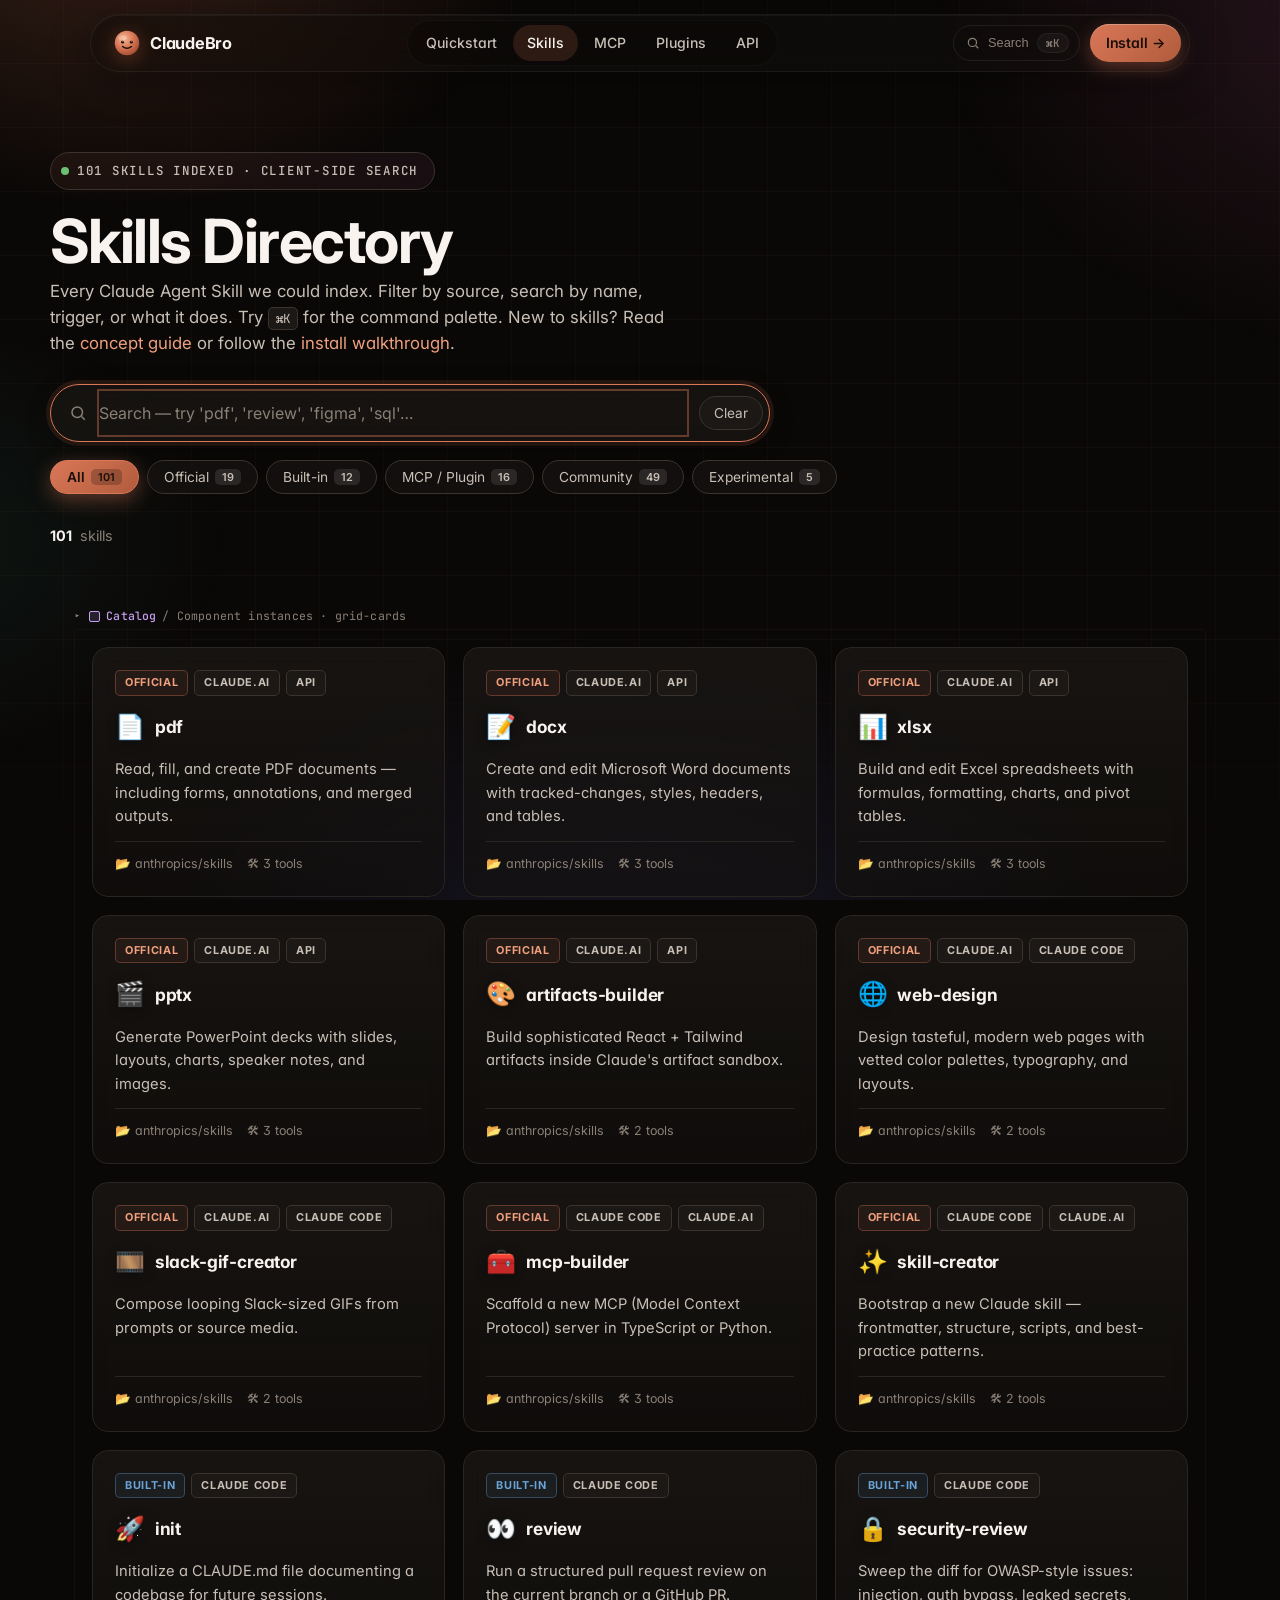
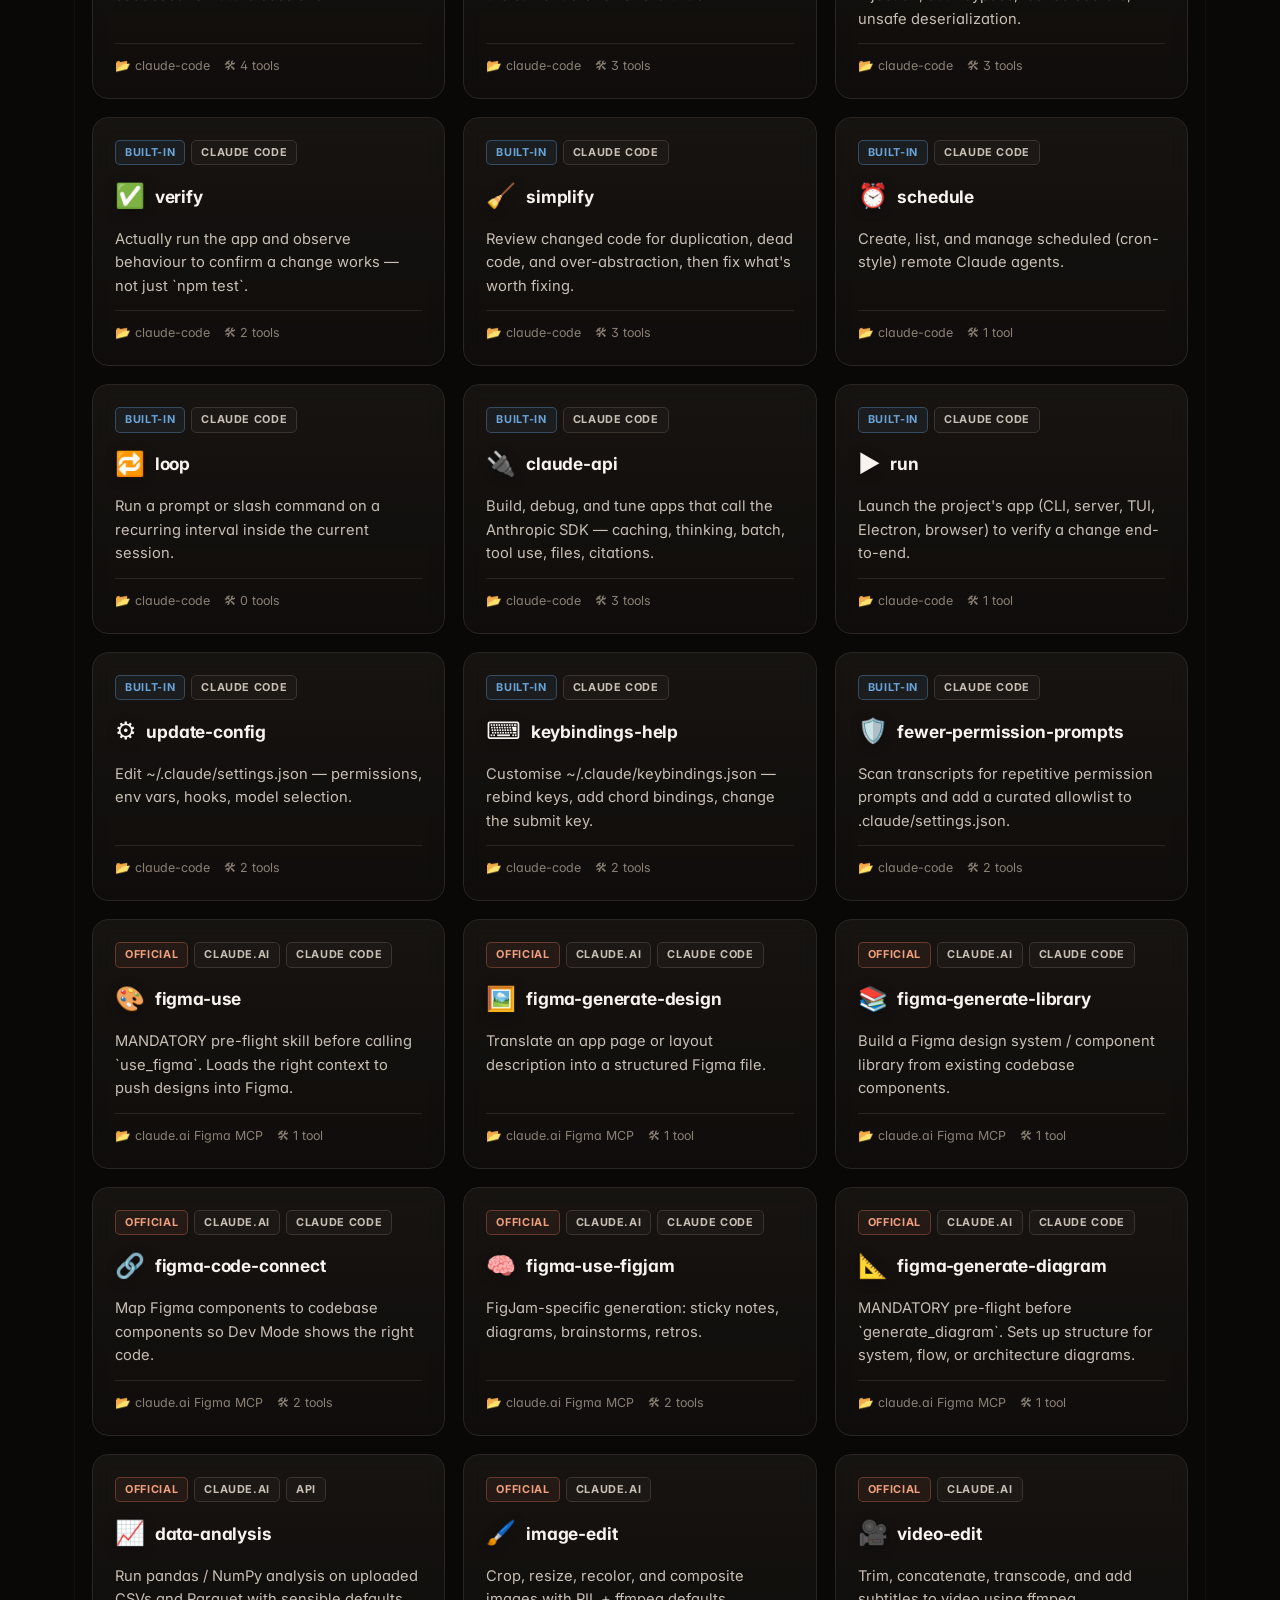
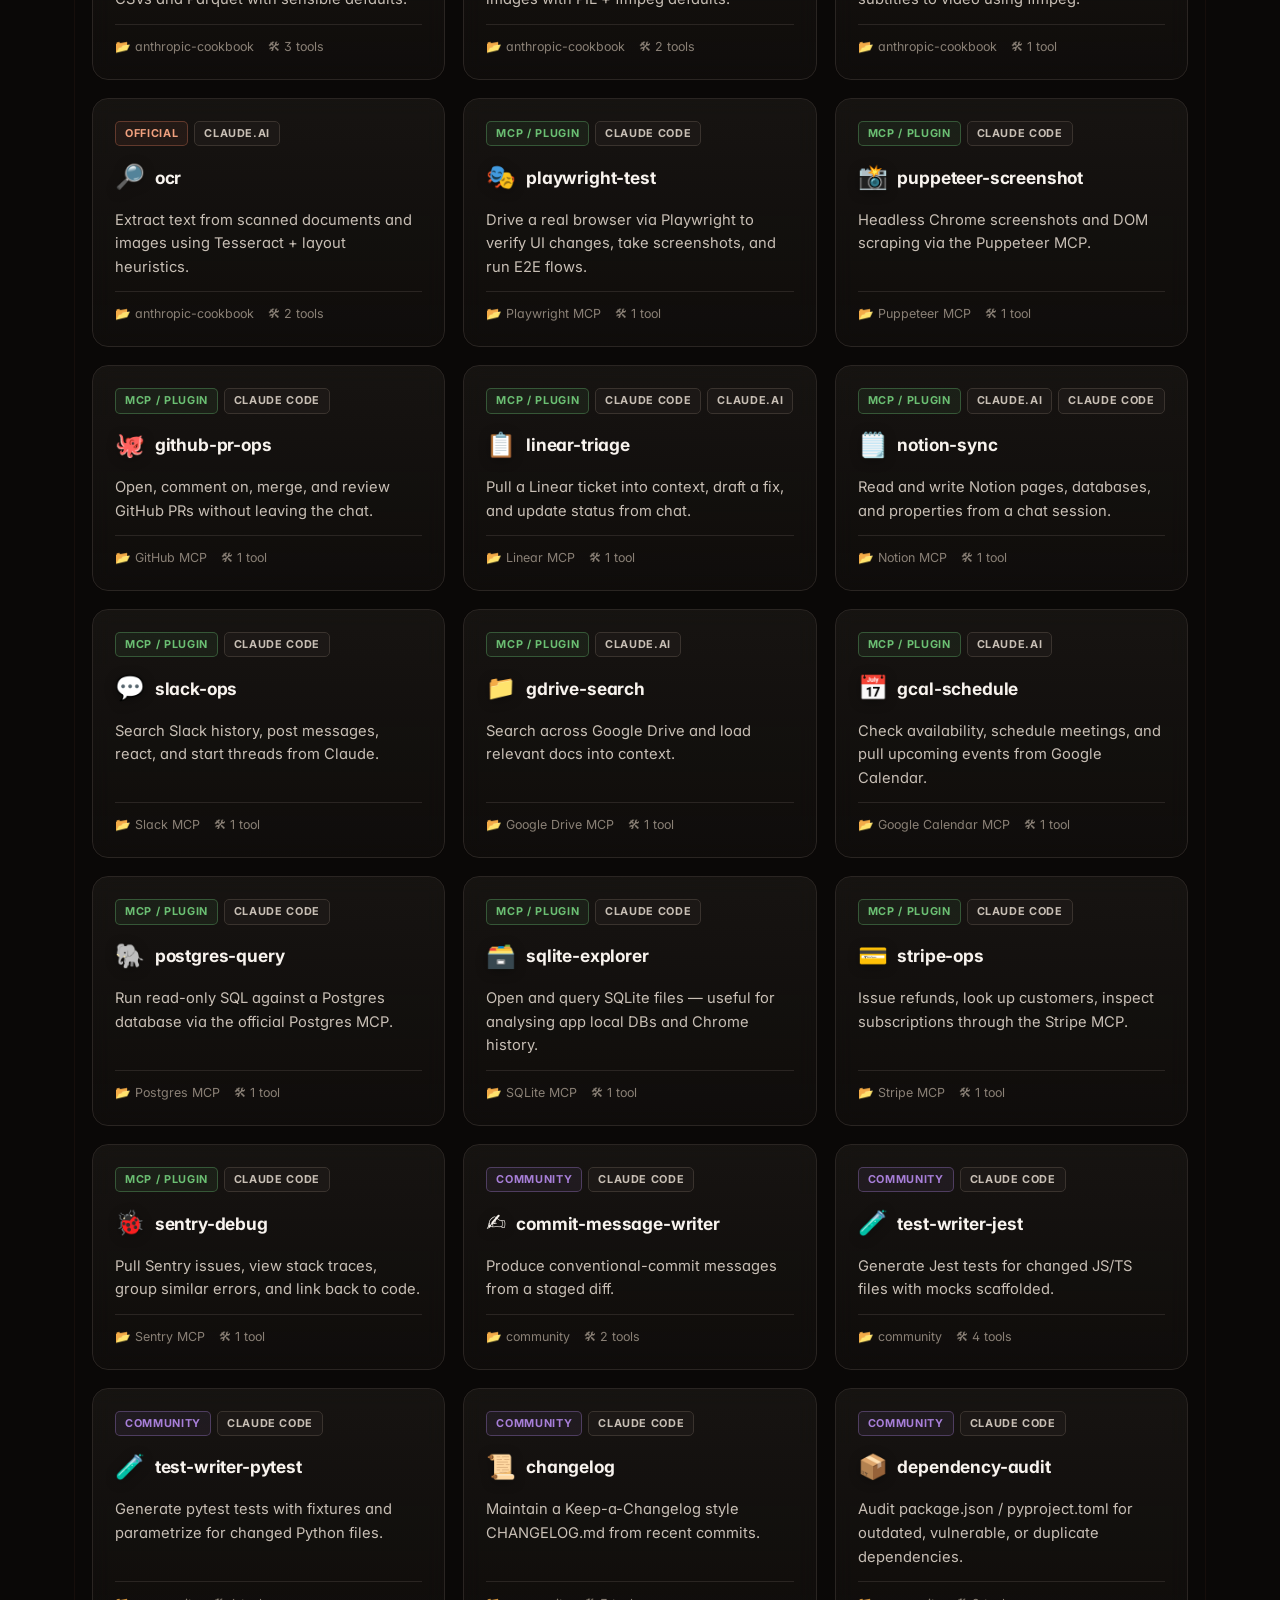
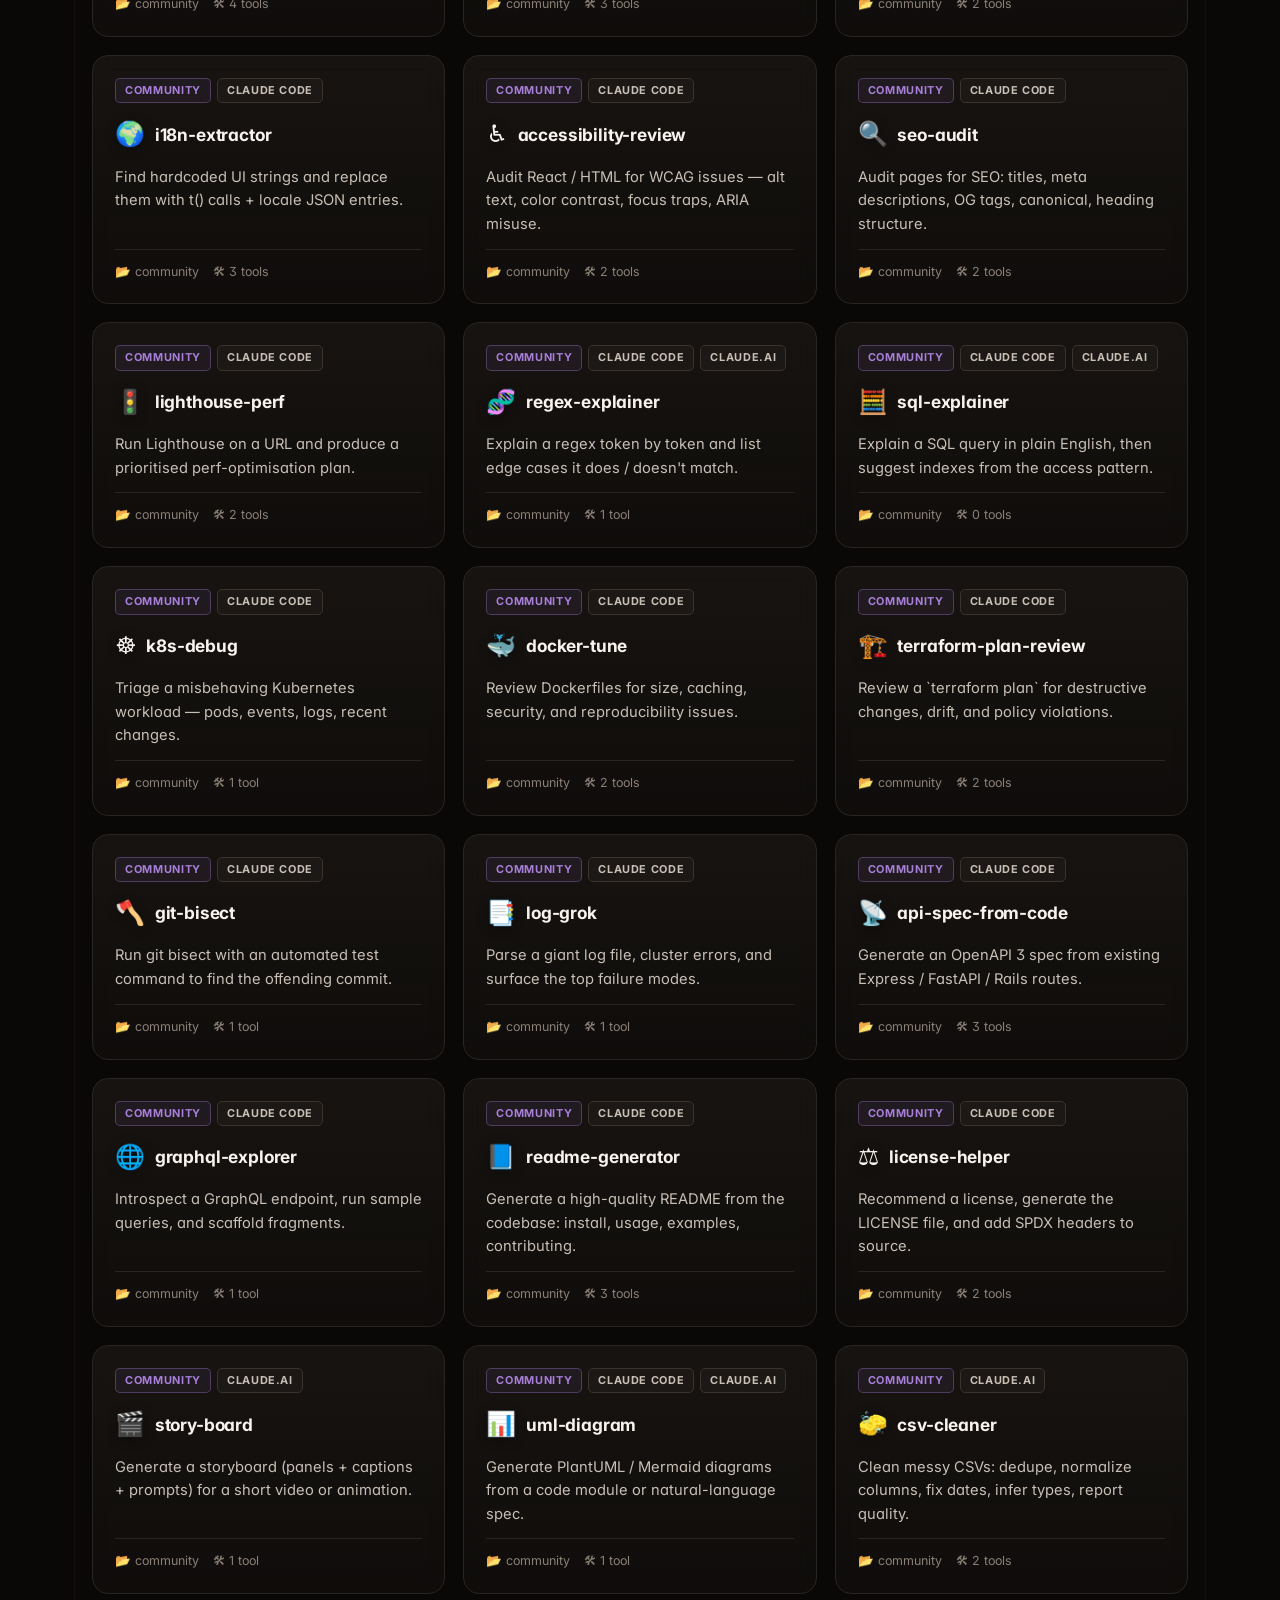
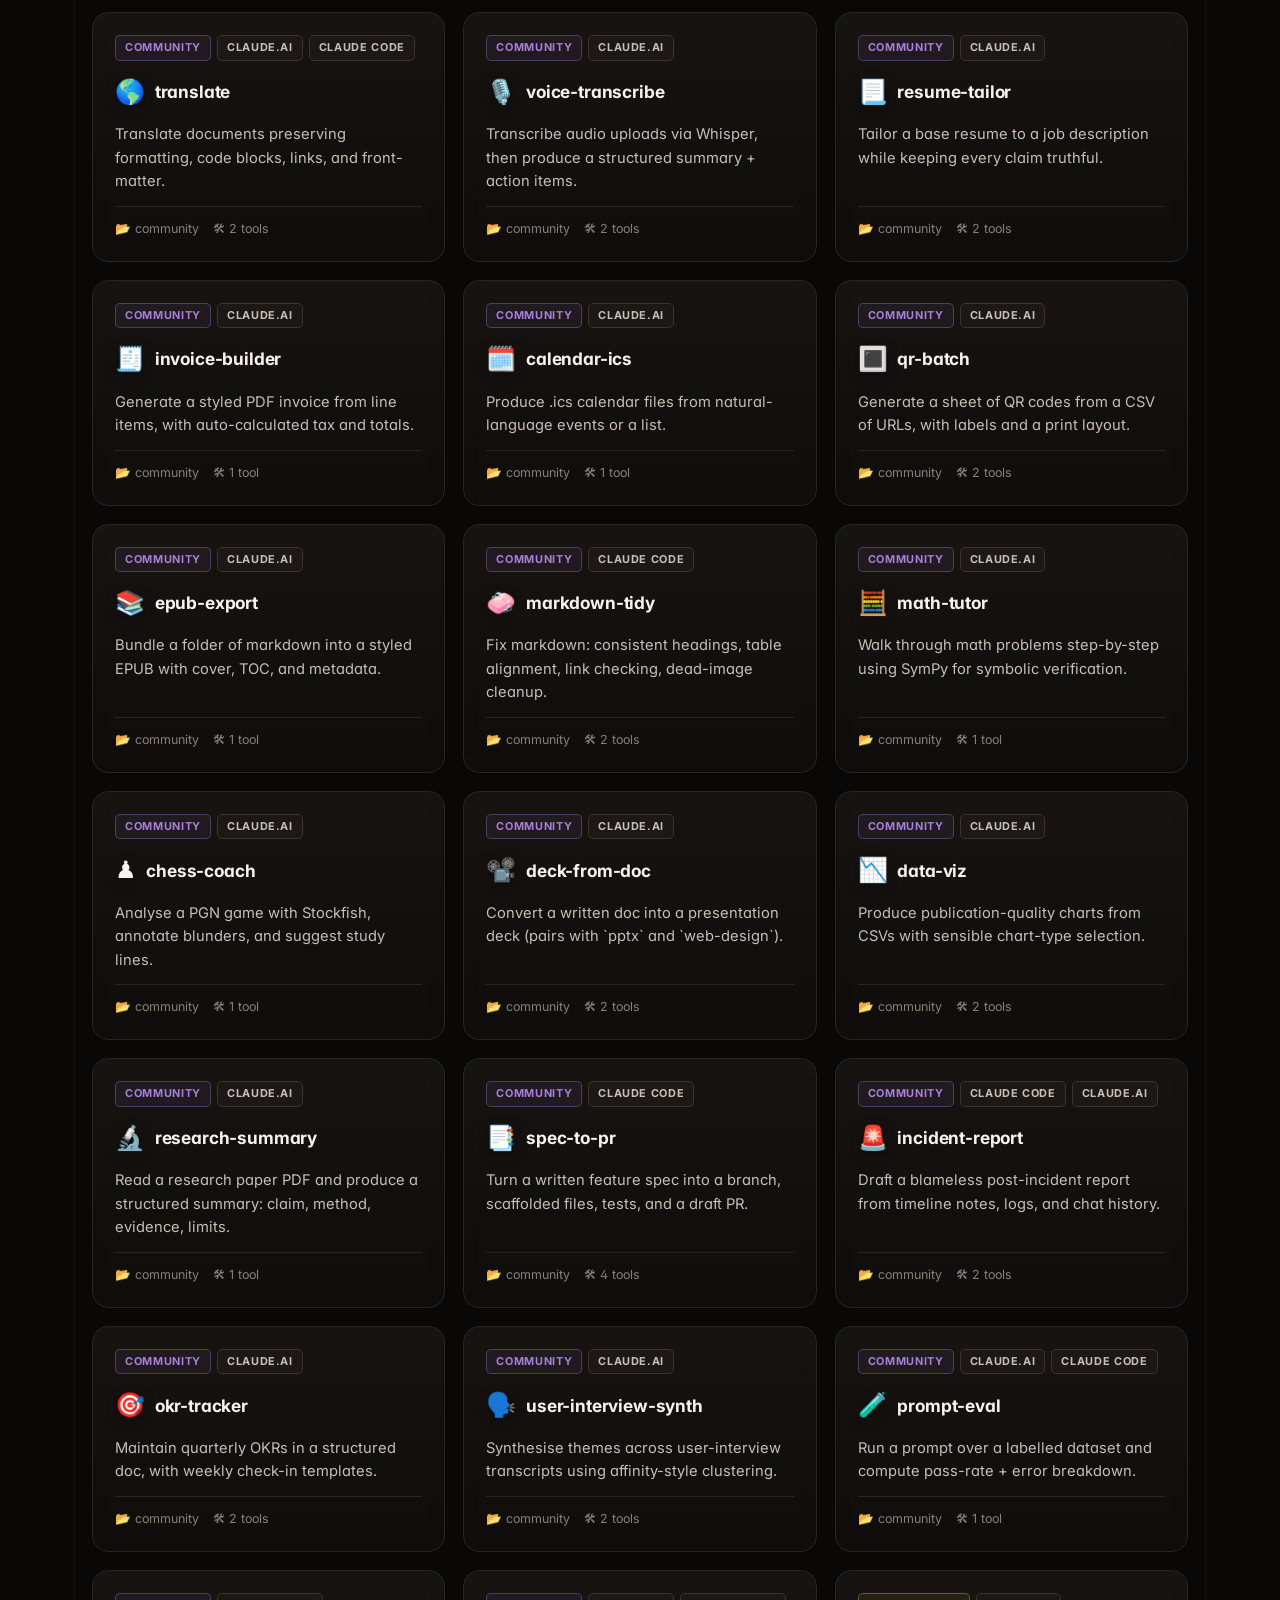
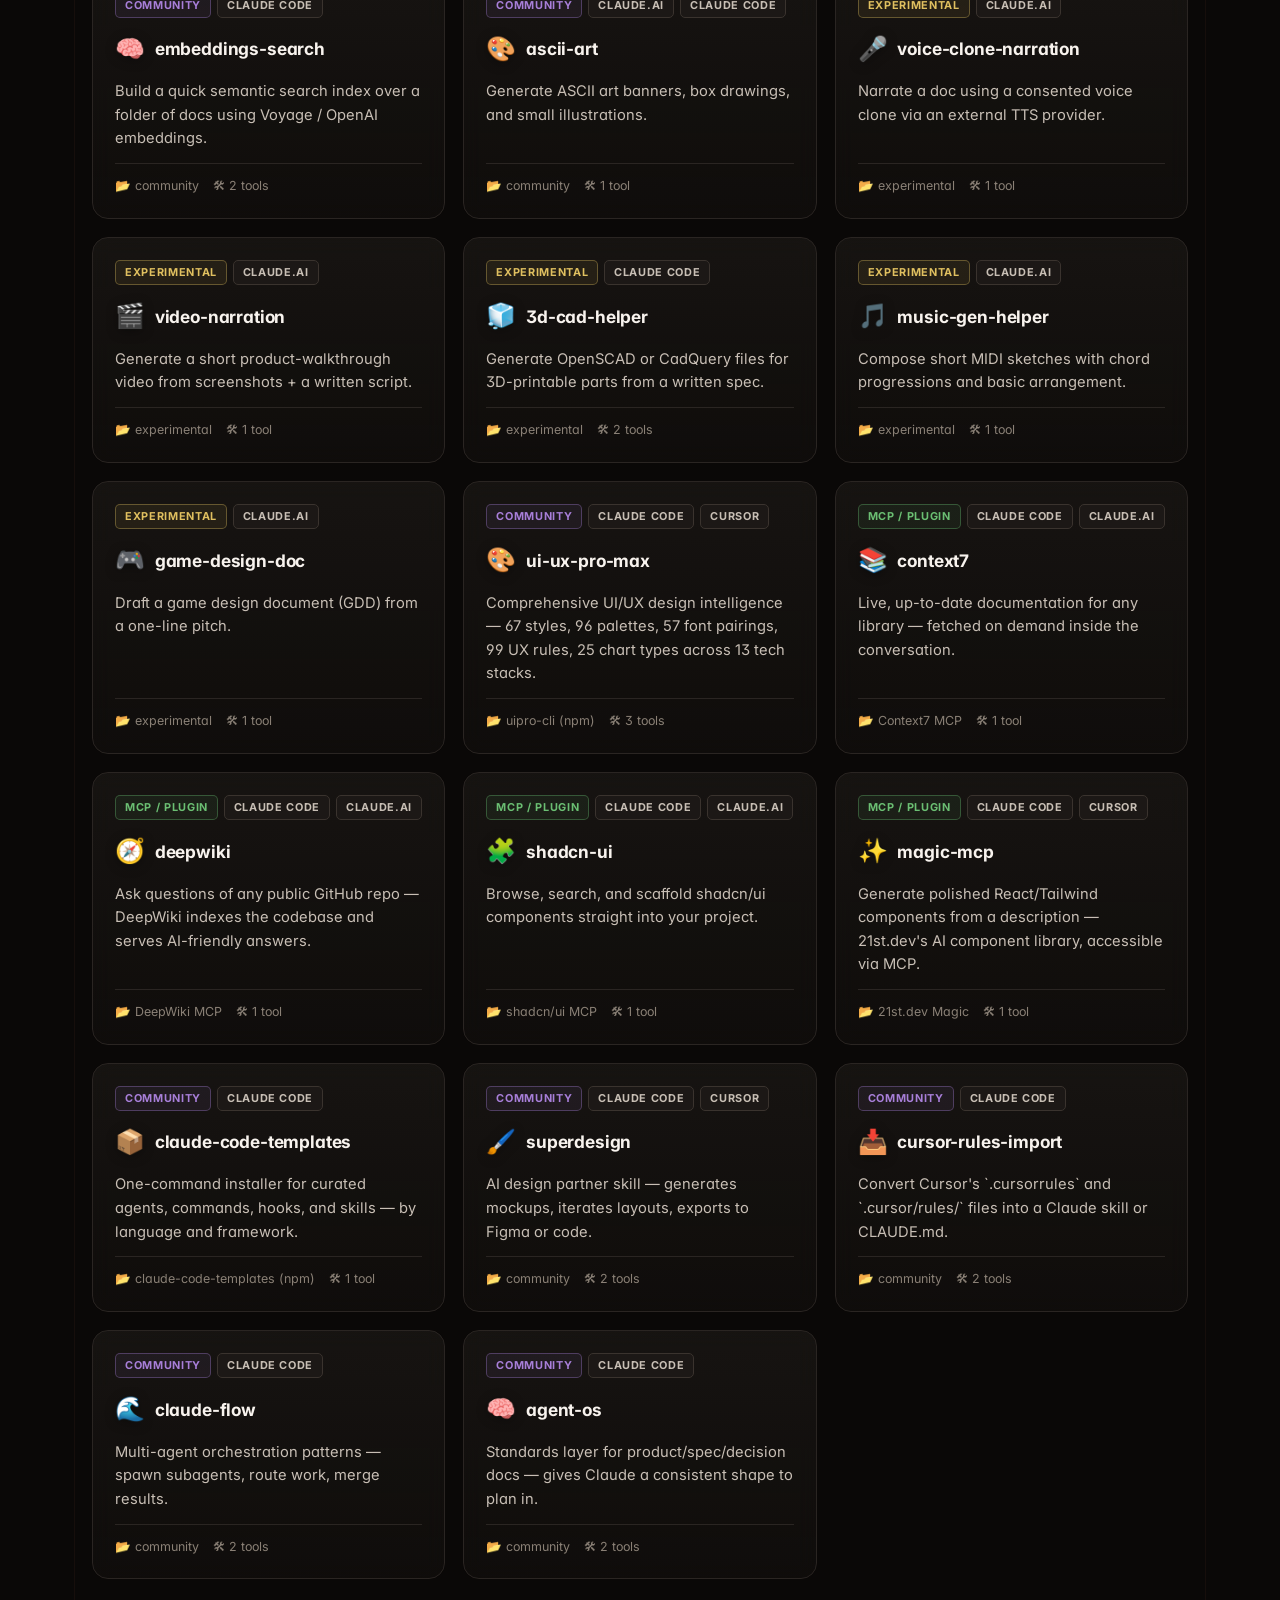
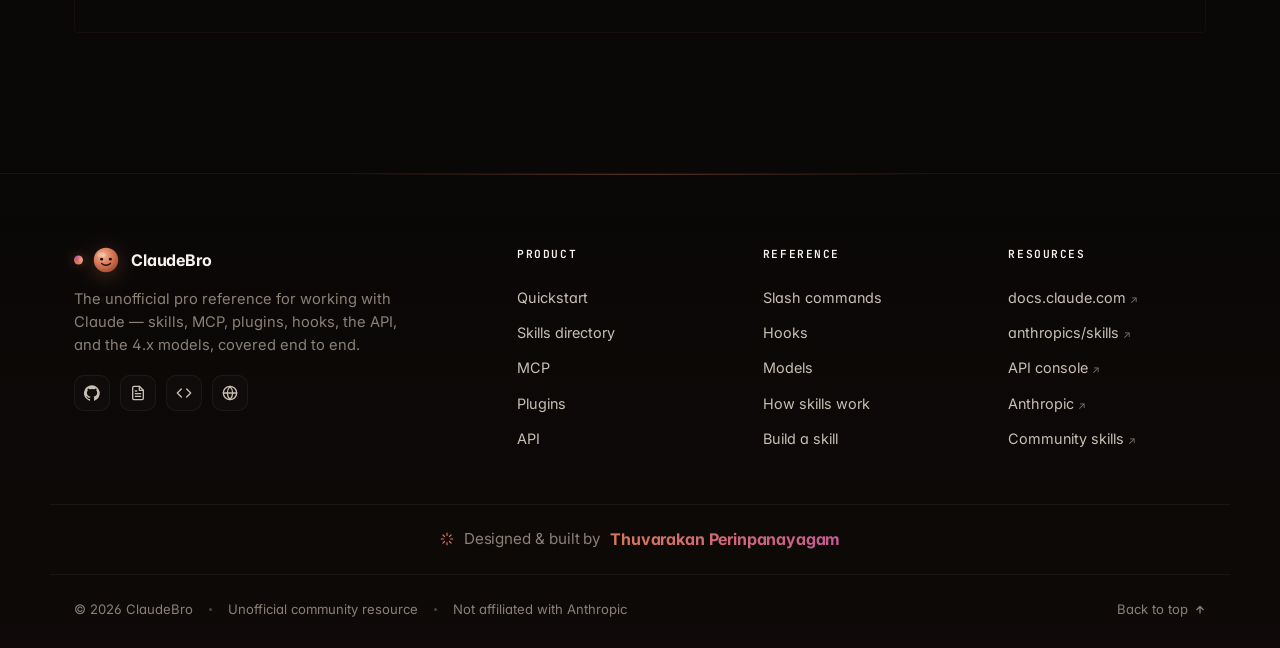
<file: directory.html>
<!doctype html>
<html lang="en">
<head>
<meta charset="utf-8" />
<meta name="viewport" content="width=device-width,initial-scale=1" />
<title>Skills Directory — 101 Claude Agent Skills, searchable | ClaudeBro</title>
<meta name="description" content="Searchable, filterable directory of 101 Claude Agent Skills — official, built-in, MCP, community, and experimental. PDF, Excel, Figma, Playwright, GitHub, and more." />
<meta name="keywords" content="Claude skills directory, Claude Agent Skills, PDF skill, Excel skill, Figma skill, Playwright MCP, GitHub MCP, ui-ux-pro-max" />
<meta name="author" content="Thuvarakan Perinpanayagam" />
<meta name="robots" content="index, follow, max-snippet:-1, max-image-preview:large, max-video-preview:-1" />
<meta name="theme-color" content="#0a0807" media="(prefers-color-scheme: dark)" />
<meta name="theme-color" content="#d97757" media="(prefers-color-scheme: light)" />
<link rel="canonical" href="https://claudebro.xyz/directory.html" />

<!-- Favicons -->
<link rel="icon" type="image/svg+xml" href="/favicon.svg" />
<link rel="alternate icon" type="image/png" href="/favicon.svg" />
<link rel="apple-touch-icon" href="/favicon.svg" />

<!-- Open Graph -->
<meta property="og:type" content="website" />
<meta property="og:site_name" content="ClaudeBro" />
<meta property="og:title" content="Skills Directory — 101 Claude Agent Skills, searchable | ClaudeBro" />
<meta property="og:description" content="Searchable, filterable directory of 101 Claude Agent Skills — official, built-in, MCP, community, and experimental. PDF, Excel, Figma, Playwright, GitHub, and more." />
<meta property="og:url" content="https://claudebro.xyz/directory.html" />
<meta property="og:image" content="https://claudebro.xyz/og-image.svg" />
<meta property="og:image:width" content="1200" />
<meta property="og:image:height" content="630" />
<meta property="og:image:alt" content="ClaudeBro — A-to-Z reference for Claude" />
<meta property="og:locale" content="en_US" />

<!-- Twitter Card -->
<meta name="twitter:card" content="summary_large_image" />
<meta name="twitter:title" content="Skills Directory — 101 Claude Agent Skills, searchable | ClaudeBro" />
<meta name="twitter:description" content="Searchable, filterable directory of 101 Claude Agent Skills — official, built-in, MCP, community, and experimental. PDF, Excel, Figma, Playwright, GitHub, and more." />
<meta name="twitter:image" content="https://claudebro.xyz/og-image.svg" />
<meta name="twitter:image:alt" content="ClaudeBro" />

<script type="application/ld+json">
{
  "@context": "https://schema.org",
  "@type": "CollectionPage",
  "name": "Claude Skills Directory",
  "description": "Searchable, filterable directory of 101 Claude Agent Skills — official, built-in, MCP, community, and experimental. PDF, Excel, Figma, Playwright, GitHub, and more.",
  "url": "https://claudebro.xyz/directory.html",
  "isPartOf": {
    "@type": "WebSite",
    "name": "ClaudeBro",
    "url": "https://claudebro.xyz/"
  },
  "about": {
    "@type": "Thing",
    "name": "Claude Agent Skills"
  }
}
</script>
<link rel="stylesheet" href="styles.css" />
<link rel="preconnect" href="https://fonts.googleapis.com" />
<link rel="preconnect" href="https://fonts.gstatic.com" crossorigin />
<link href="https://fonts.googleapis.com/css2?family=Inter:wght@400;500;600;700;800&family=JetBrains+Mono:wght@400;500;600&display=swap" rel="stylesheet" />
<script type="application/ld+json" data-extra="0">
{
  "@context": "https://schema.org",
  "@type": "BreadcrumbList",
  "itemListElement": [
    {
      "@type": "ListItem",
      "position": 1,
      "name": "Home",
      "item": "https://claudebro.xyz/"
    },
    {
      "@type": "ListItem",
      "position": 2,
      "name": "Skills",
      "item": "https://claudebro.xyz/directory.html"
    }
  ]
}
</script>
</head>
<body>

<div class="scroll-progress"></div>

<header class="topbar">
  <div class="container nav">
    <a href="index.html" class="brand">
      <svg class="brand-logo" viewBox="0 0 32 32" aria-hidden="true">
        <defs>
          <radialGradient id="bf-directory-nav" cx="38%" cy="32%" r="70%">
            <stop offset="0%" stop-color="#f5b692"/>
            <stop offset="55%" stop-color="#d97757"/>
            <stop offset="100%" stop-color="#a64f33"/>
          </radialGradient>
        </defs>
        <circle cx="16" cy="16" r="14" fill="url(#bf-directory-nav)"/>
        <ellipse cx="11" cy="10" rx="5" ry="3" fill="#fff" opacity=".22"/>
        <circle cx="11" cy="15" r="1.7" fill="#1a0e08"/>
        <circle cx="11.4" cy="14.5" r="0.5" fill="#fff"/>
        <circle cx="21" cy="15" r="1.7" fill="#1a0e08"/>
        <circle cx="21.4" cy="14.5" r="0.5" fill="#fff"/>
        <path d="M11 20 Q16 24 21 20" stroke="#1a0e08" stroke-width="1.7" fill="none" stroke-linecap="round"/>
      </svg>
      <span class="brand-text">ClaudeBro</span>
    </a>
    <nav class="nav-links">
      <a href="quickstart.html"><span>Quickstart</span></a>
      <a href="directory.html" class="active"><span>Skills</span></a>
      <a href="mcp.html"><span>MCP</span></a>
      <a href="plugins.html"><span>Plugins</span></a>
      <a href="api.html"><span>API</span></a>
    </nav>
    <div style="display:flex;align-items:center;gap:10px;">
      <button class="kbd-hint" data-palette-trigger aria-label="Search skills">
        <svg width="14" height="14" viewBox="0 0 24 24" fill="none" stroke="currentColor" stroke-width="2"><circle cx="11" cy="11" r="7"/><path d="m21 21-4.3-4.3"/></svg>
        Search <kbd>⌘K</kbd>
      </button>
      <button class="menu-toggle" id="menu-toggle" aria-label="Open menu" aria-expanded="false">☰</button>
      <a class="cta" href="install.html">Install →</a>
    </div>
  </div>
</header>

<div class="mobile-drawer" id="mobile-drawer">
  <nav>
    <a href="index.html">Home</a>
    <a href="quickstart.html">Quickstart</a>
    <a href="directory.html">Skills</a>
    <a href="mcp.html">MCP</a>
    <a href="plugins.html">Plugins</a>
    <a href="api.html">API</a>
    <a href="commands.html">Commands</a>
    <a href="hooks.html">Hooks</a>
    <a href="models.html">Models</a>
  </nav>
</div>

<div class="container directory-head">
  <div class="reveal">
    <span class="eyebrow"><span class="pulse"></span> 101 skills indexed · client-side search</span>
    <h1>Skills Directory</h1>
    <p class="lede">Every Claude Agent Skill we could index. Filter by source, search by name, trigger, or what it does. Try <kbd style="font-family:'JetBrains Mono',monospace;font-size:.78rem;padding:2px 7px;border-radius:5px;background:var(--bg-3);border:1px solid var(--border-2);">⌘K</kbd> for the command palette. New to skills? Read the <a href="guide.html" style="color:var(--accent-2);">concept guide</a> or follow the <a href="install.html" style="color:var(--accent-2);">install walkthrough</a>.</p>
  </div>

  <div class="search-bar reveal" data-delay="1">
    <span class="s-icon">
      <svg width="18" height="18" viewBox="0 0 24 24" fill="none" stroke="currentColor" stroke-width="2"><circle cx="11" cy="11" r="7"/><path d="m21 21-4.3-4.3"/></svg>
    </span>
    <label for="search-input" class="sr-only">Search skills</label>
    <input id="search-input" type="text" placeholder="Search — try 'pdf', 'review', 'figma', 'sql'…" aria-label="Search skills" autocomplete="off" autofocus />
    <button id="clear-search" class="clear">Clear</button>
  </div>

  <div class="filters reveal" data-delay="2">
    <button class="filter-btn active" data-cat="all">All</button>
    <button class="filter-btn" data-cat="official">Official</button>
    <button class="filter-btn" data-cat="builtin">Built-in</button>
    <button class="filter-btn" data-cat="mcp">MCP / Plugin</button>
    <button class="filter-btn" data-cat="community">Community</button>
    <button class="filter-btn" data-cat="experimental">Experimental</button>
  </div>

  <div class="results-count" id="results-count">Loading…</div>
</div>

<main class="container" style="padding-bottom:80px;">
  <div class="frame frame-section frame-component" data-frame-name="Catalog / SkillCard × N" id="frame-catalog">
    <div class="frame-label">
      <span class="f-chev">▸</span>
      <span class="f-icon"></span>
      <span class="f-name">Catalog</span>
      <span class="f-meta">/ Component instances · grid-cards</span>
    </div>
    <div class="frame-handles"><span class="tl"></span><span class="tr"></span><span class="bl"></span><span class="br"></span></div>
    <div class="grid-cards" id="directory-grid"></div>
  </div>
</main>

<footer class="footer">
  <div class="container footer-grid">
    <div class="footer-brand">
      <div class="footer-logo">
        <svg class="footer-logo-mark" viewBox="0 0 32 32" aria-hidden="true">
          <defs>
            <radialGradient id="bf-directory-foot" cx="38%" cy="32%" r="70%">
              <stop offset="0%" stop-color="#f5b692"/>
              <stop offset="55%" stop-color="#d97757"/>
              <stop offset="100%" stop-color="#a64f33"/>
            </radialGradient>
          </defs>
          <circle cx="16" cy="16" r="14" fill="url(#bf-directory-foot)"/>
          <ellipse cx="11" cy="10" rx="5" ry="3" fill="#fff" opacity=".22"/>
          <circle cx="11" cy="15" r="1.7" fill="#1a0e08"/>
          <circle cx="21" cy="15" r="1.7" fill="#1a0e08"/>
          <path d="M11 20 Q16 24 21 20" stroke="#1a0e08" stroke-width="1.7" fill="none" stroke-linecap="round"/>
        </svg>
        <strong>ClaudeBro</strong>
      </div>
      <p>The unofficial pro reference for working with Claude — skills, MCP, plugins, hooks, the API, and the 4.x models, covered end to end.</p>
      <div class="footer-social">
        <a href="https://github.com/anthropics/skills" target="_blank" rel="noopener" aria-label="anthropics/skills on GitHub">
          <svg viewBox="0 0 24 24" fill="currentColor"><path d="M12 .3a12 12 0 0 0-3.8 23.4c.6.1.8-.3.8-.6v-2.2c-3.3.7-4-1.6-4-1.6-.6-1.4-1.4-1.8-1.4-1.8-1-.7.1-.7.1-.7 1.2 0 1.9 1.2 1.9 1.2 1 1.8 2.8 1.3 3.5 1 .1-.8.4-1.3.8-1.6-2.7-.3-5.5-1.3-5.5-6 0-1.2.5-2.3 1.3-3.1-.2-.4-.6-1.6 0-3.2 0 0 1-.3 3.4 1.2a11.5 11.5 0 0 1 6 0c2.3-1.5 3.3-1.2 3.3-1.2.7 1.6.2 2.8.1 3.2.8.8 1.3 1.9 1.3 3.1 0 4.6-2.8 5.7-5.5 6 .5.4.8 1.1.8 2.2v3.3c0 .3.2.7.8.6A12 12 0 0 0 12 .3"/></svg>
        </a>
        <a href="https://docs.claude.com" target="_blank" rel="noopener" aria-label="Claude documentation">
          <svg viewBox="0 0 24 24" fill="none" stroke="currentColor" stroke-width="2" stroke-linecap="round" stroke-linejoin="round"><path d="M14 2H6a2 2 0 0 0-2 2v16a2 2 0 0 0 2 2h12a2 2 0 0 0 2-2V8z"/><polyline points="14 2 14 8 20 8"/><line x1="16" y1="13" x2="8" y2="13"/><line x1="16" y1="17" x2="8" y2="17"/><line x1="10" y1="9" x2="8" y2="9"/></svg>
        </a>
        <a href="https://console.anthropic.com" target="_blank" rel="noopener" aria-label="Anthropic API console">
          <svg viewBox="0 0 24 24" fill="none" stroke="currentColor" stroke-width="2" stroke-linecap="round" stroke-linejoin="round"><polyline points="16 18 22 12 16 6"/><polyline points="8 6 2 12 8 18"/></svg>
        </a>
        <a href="https://www.anthropic.com" target="_blank" rel="noopener" aria-label="Anthropic">
          <svg viewBox="0 0 24 24" fill="none" stroke="currentColor" stroke-width="2" stroke-linecap="round" stroke-linejoin="round"><circle cx="12" cy="12" r="10"/><line x1="2" y1="12" x2="22" y2="12"/><path d="M12 2a15.3 15.3 0 0 1 4 10 15.3 15.3 0 0 1-4 10 15.3 15.3 0 0 1-4-10 15.3 15.3 0 0 1 4-10z"/></svg>
        </a>
      </div>
    </div>

    <div class="footer-col">
      <h4>Product</h4>
      <a href="quickstart.html">Quickstart</a>
      <a href="directory.html">Skills directory</a>
      <a href="mcp.html">MCP</a>
      <a href="plugins.html">Plugins</a>
      <a href="api.html">API</a>
    </div>

    <div class="footer-col">
      <h4>Reference</h4>
      <a href="commands.html">Slash commands</a>
      <a href="hooks.html">Hooks</a>
      <a href="models.html">Models</a>
      <a href="guide.html">How skills work</a>
      <a href="create.html">Build a skill</a>
    </div>

    <div class="footer-col">
      <h4>Resources</h4>
      <a href="https://docs.claude.com" target="_blank" rel="noopener">docs.claude.com<span class="ext">↗</span></a>
      <a href="https://github.com/anthropics/skills" target="_blank" rel="noopener">anthropics/skills<span class="ext">↗</span></a>
      <a href="https://console.anthropic.com" target="_blank" rel="noopener">API console<span class="ext">↗</span></a>
      <a href="https://www.anthropic.com" target="_blank" rel="noopener">Anthropic<span class="ext">↗</span></a>
      <a href="https://github.com/topics/claude-skills" target="_blank" rel="noopener">Community skills<span class="ext">↗</span></a>
    </div>
  </div>

  <div class="container footer-credit-line">
    <svg class="credit-spark" viewBox="0 0 24 24" fill="none" stroke="currentColor" stroke-width="2" stroke-linecap="round" stroke-linejoin="round"><path d="M12 2v4M12 18v4M4.93 4.93l2.83 2.83M16.24 16.24l2.83 2.83M2 12h4M18 12h4M4.93 19.07l2.83-2.83M16.24 7.76l2.83-2.83"/></svg>
    <span>Designed &amp; built by</span>
    <span class="credit-name">Thuvarakan Perinpanayagam</span>
  </div>

  <div class="container footer-bottom">
    <div class="footer-meta">
      <span>© 2026 ClaudeBro</span>
      <span class="sep"></span>
      <span>Unofficial community resource</span>
      <span class="sep"></span>
      <span>Not affiliated with Anthropic</span>
    </div>
    <a class="footer-back-top" href="#top">Back to top
      <svg width="12" height="12" viewBox="0 0 24 24" fill="none" stroke="currentColor" stroke-width="2.5"><path d="M12 19V5M5 12l7-7 7 7"/></svg>
    </a>
  </div>
</footer>

<button class="fab" id="fab" aria-label="Back to top">
  <svg width="18" height="18" viewBox="0 0 24 24" fill="none" stroke="currentColor" stroke-width="2.5"><path d="M12 19V5M5 12l7-7 7 7"/></svg>
</button>

<div class="palette-backdrop" id="palette-backdrop" role="dialog" aria-label="Search skills">
  <div class="palette">
    <div class="palette-search">
      <svg width="18" height="18" viewBox="0 0 24 24" fill="none" stroke="currentColor" stroke-width="2"><circle cx="11" cy="11" r="7"/><path d="m21 21-4.3-4.3"/></svg>
      <label for="palette-input" class="sr-only">Search skills</label>
      <input id="palette-input" type="text" placeholder="Search 101 skills — name, trigger, description…" aria-label="Search skills" autocomplete="off" />
      <span class="esc">esc</span>
    </div>
    <div class="palette-results" id="palette-results"></div>
  </div>
</div>

<script src="skills-data.js"></script>
<script src="script.js"></script>
</body>
</html>
</file>
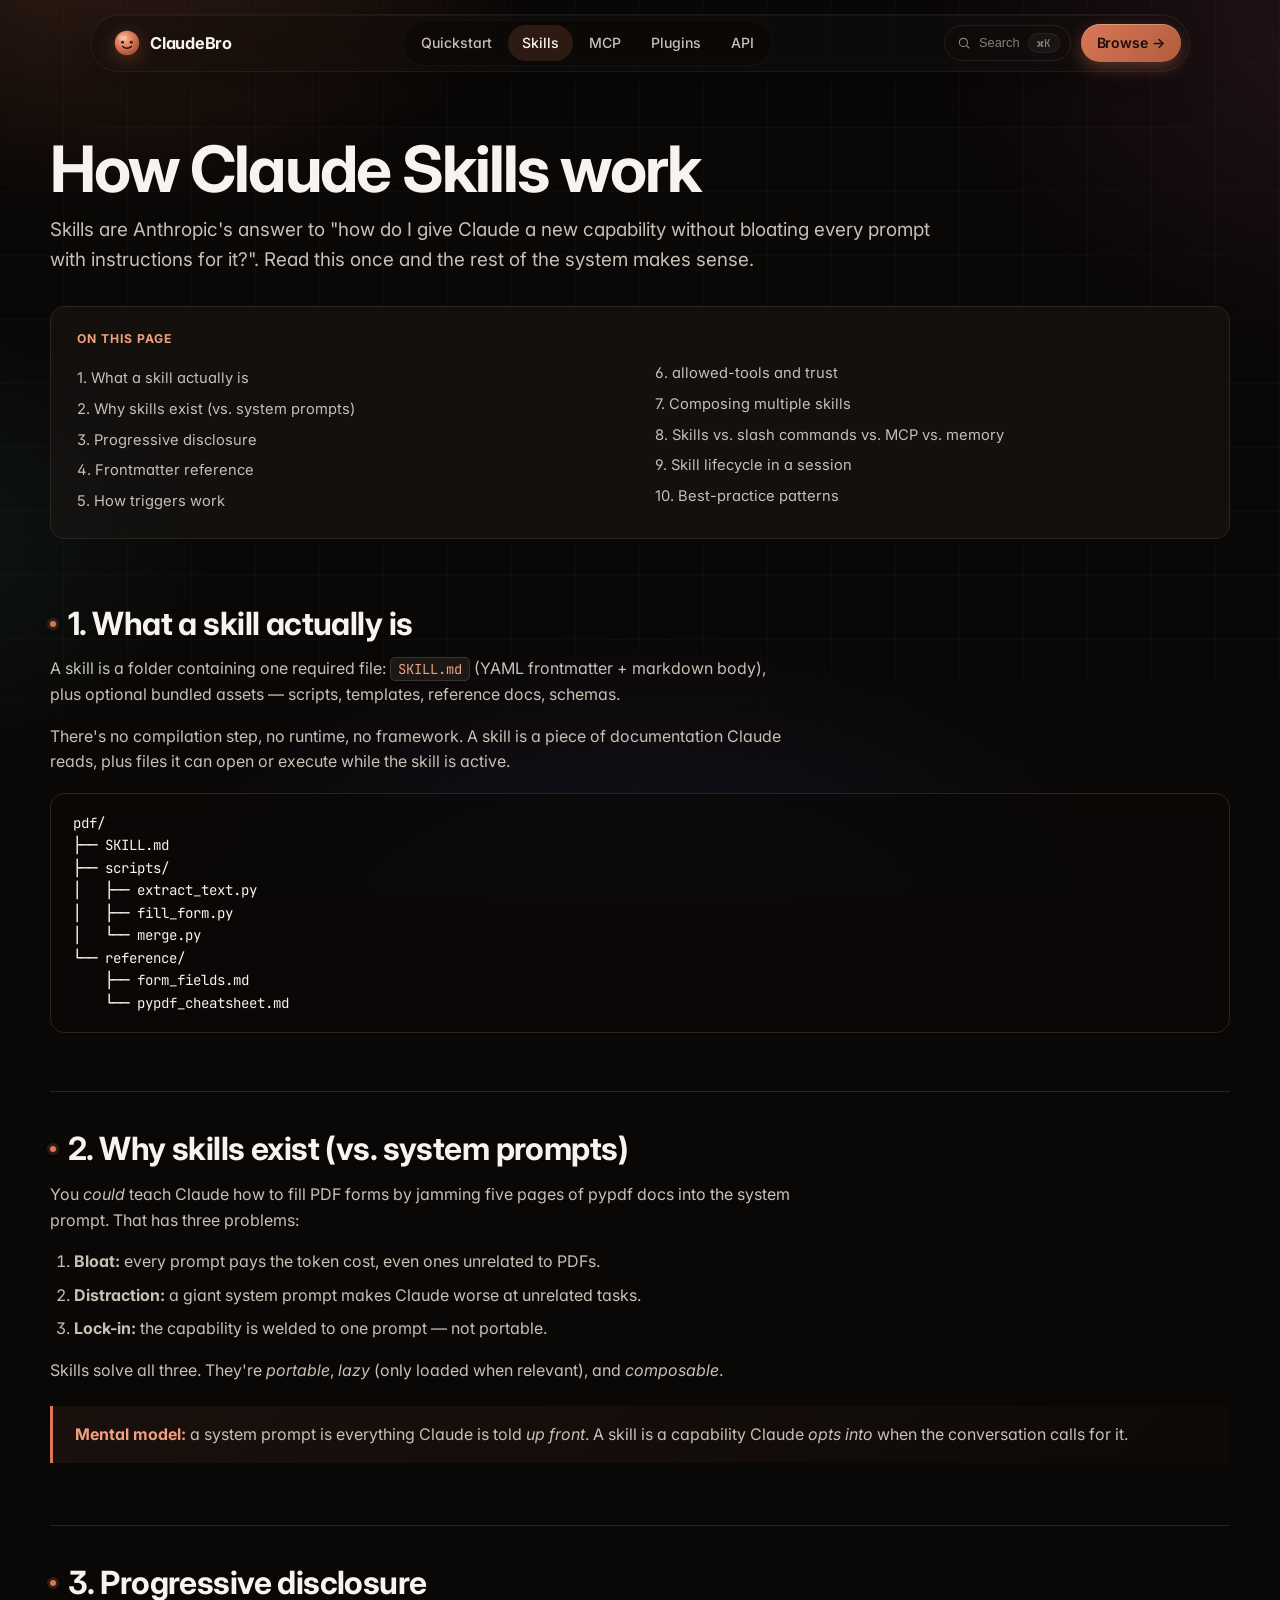
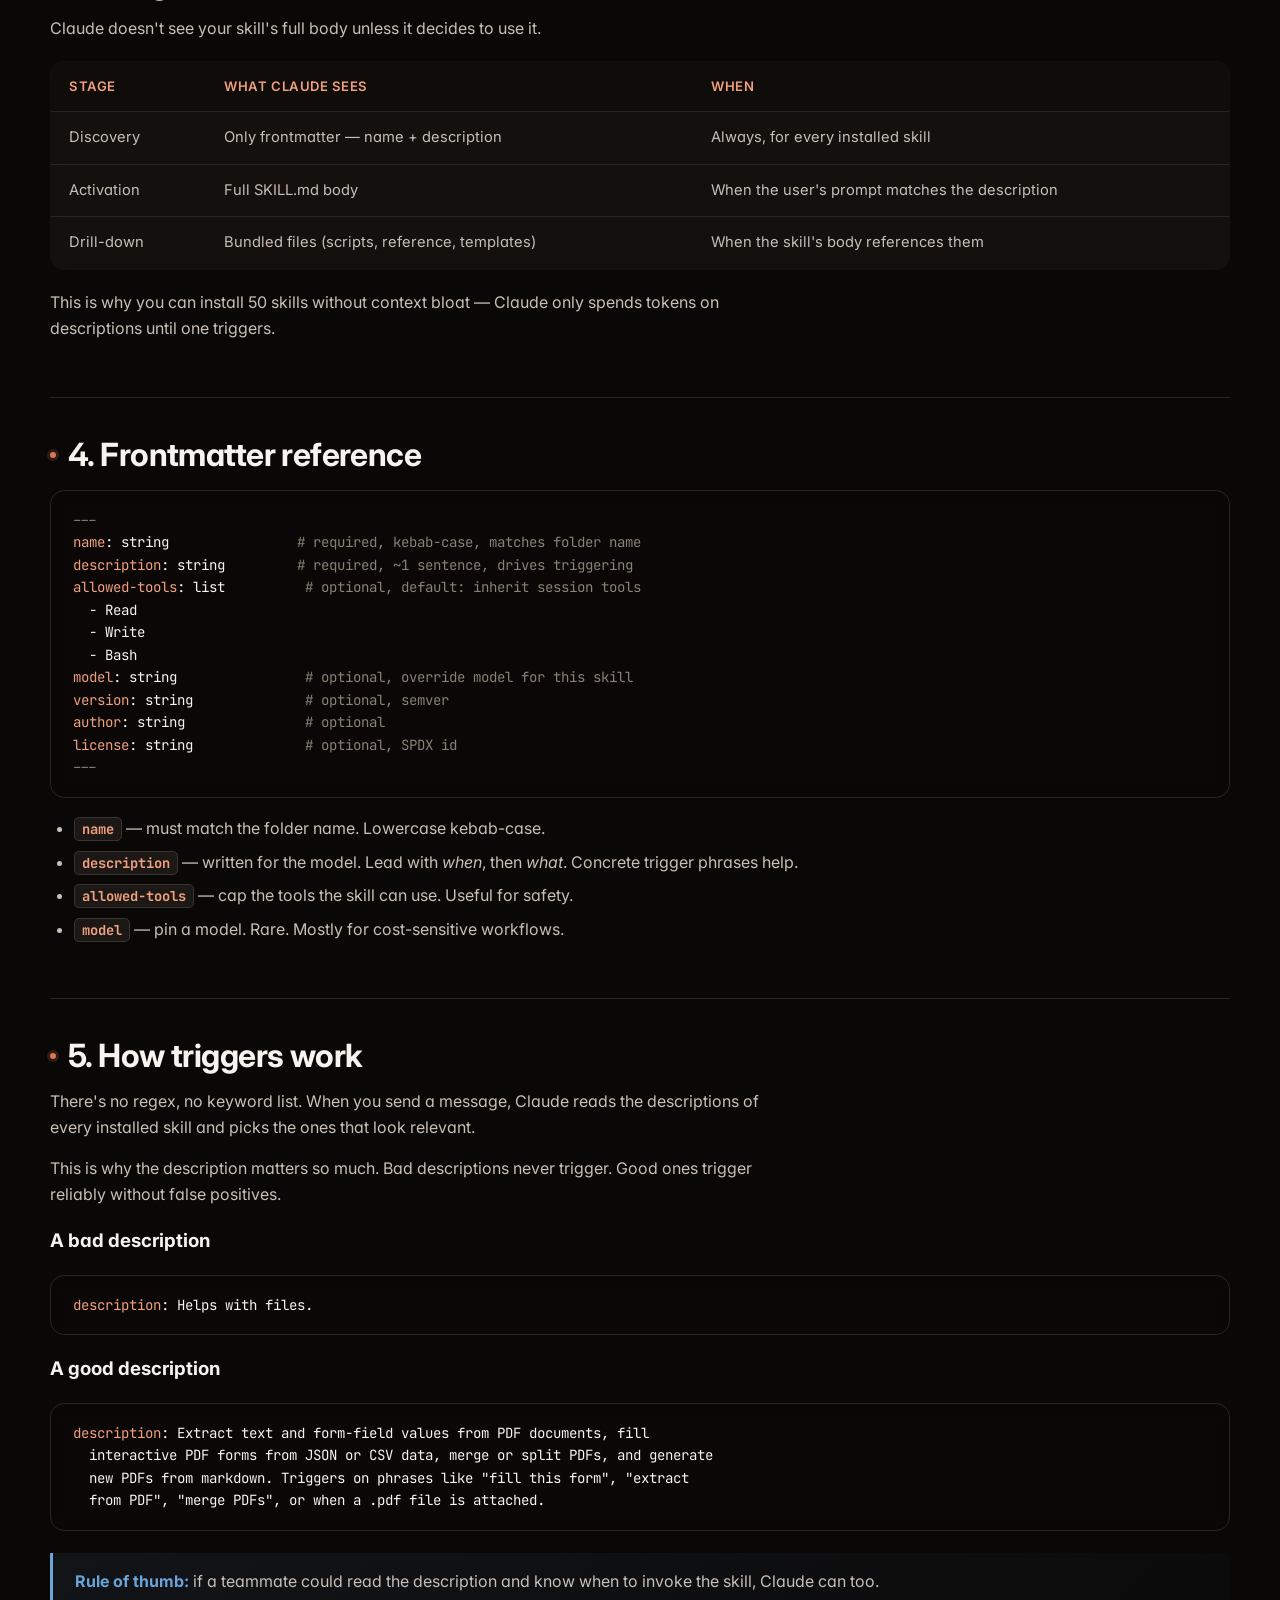
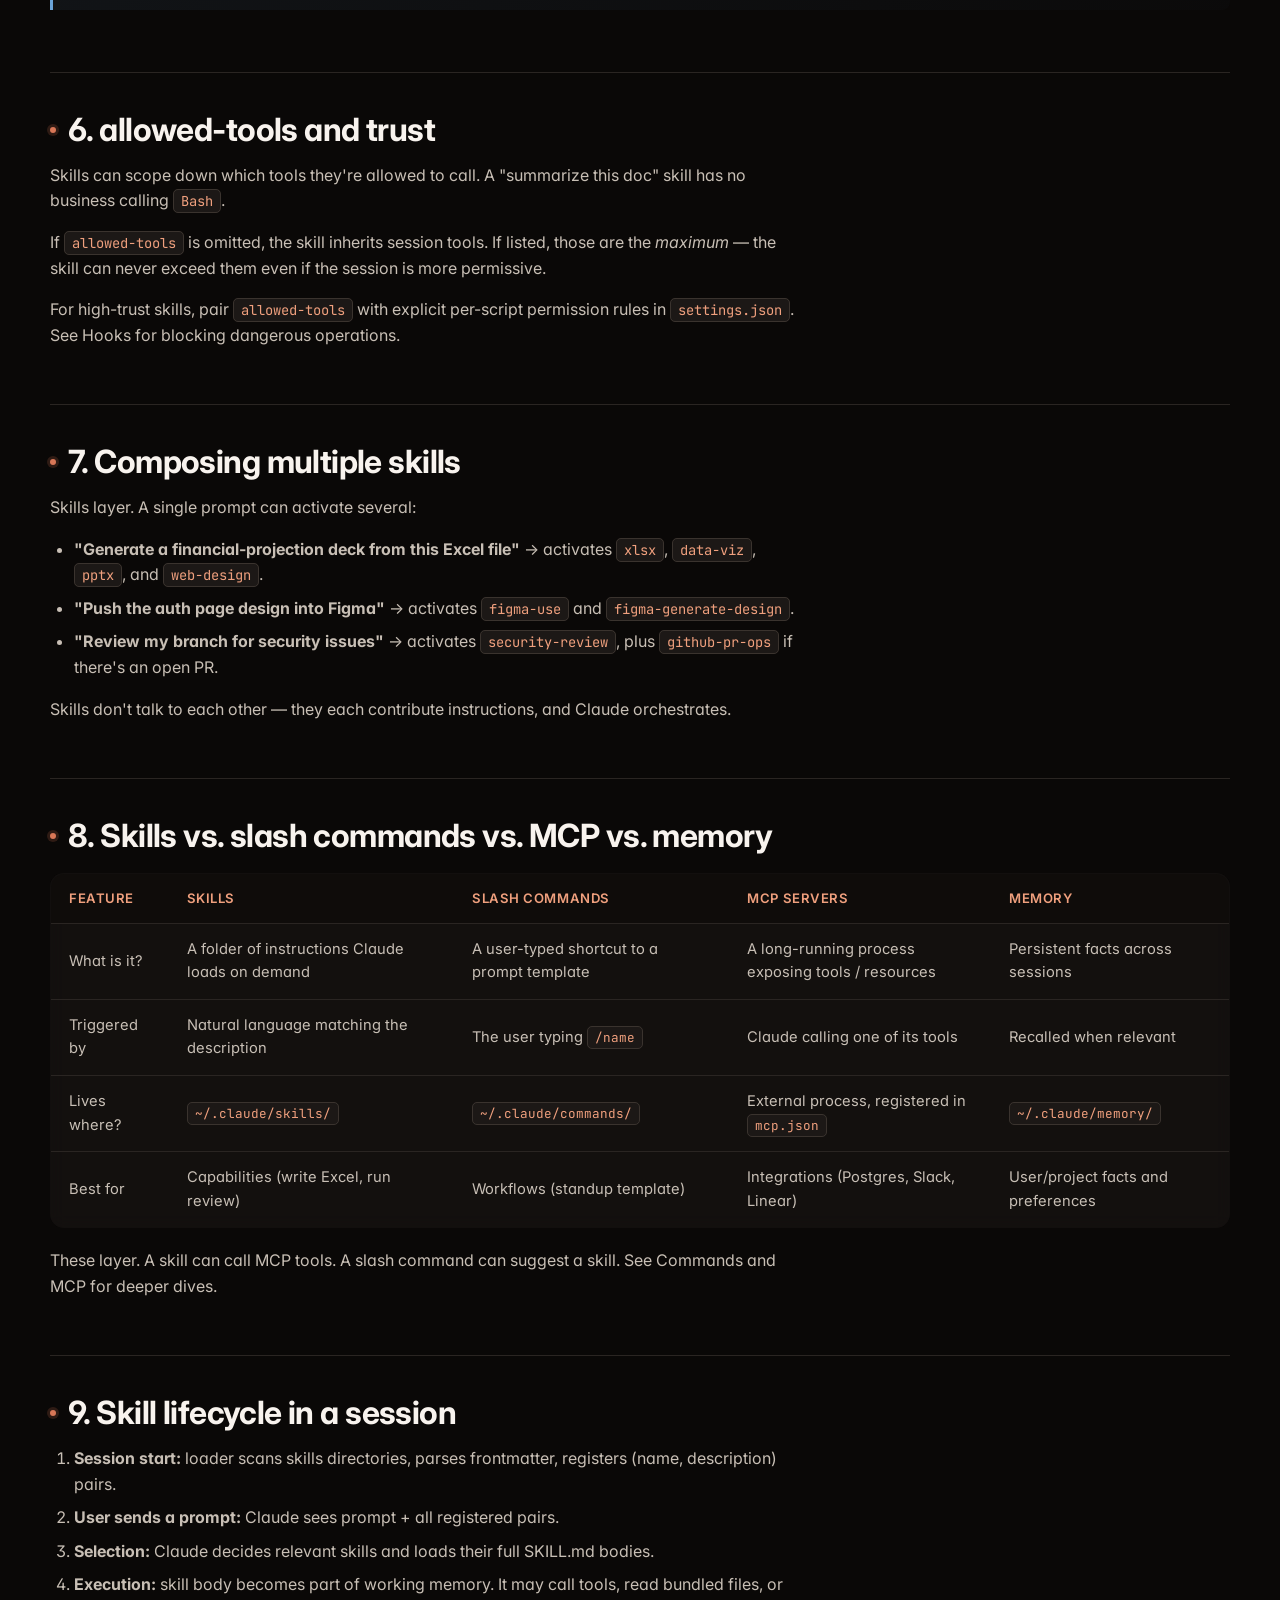
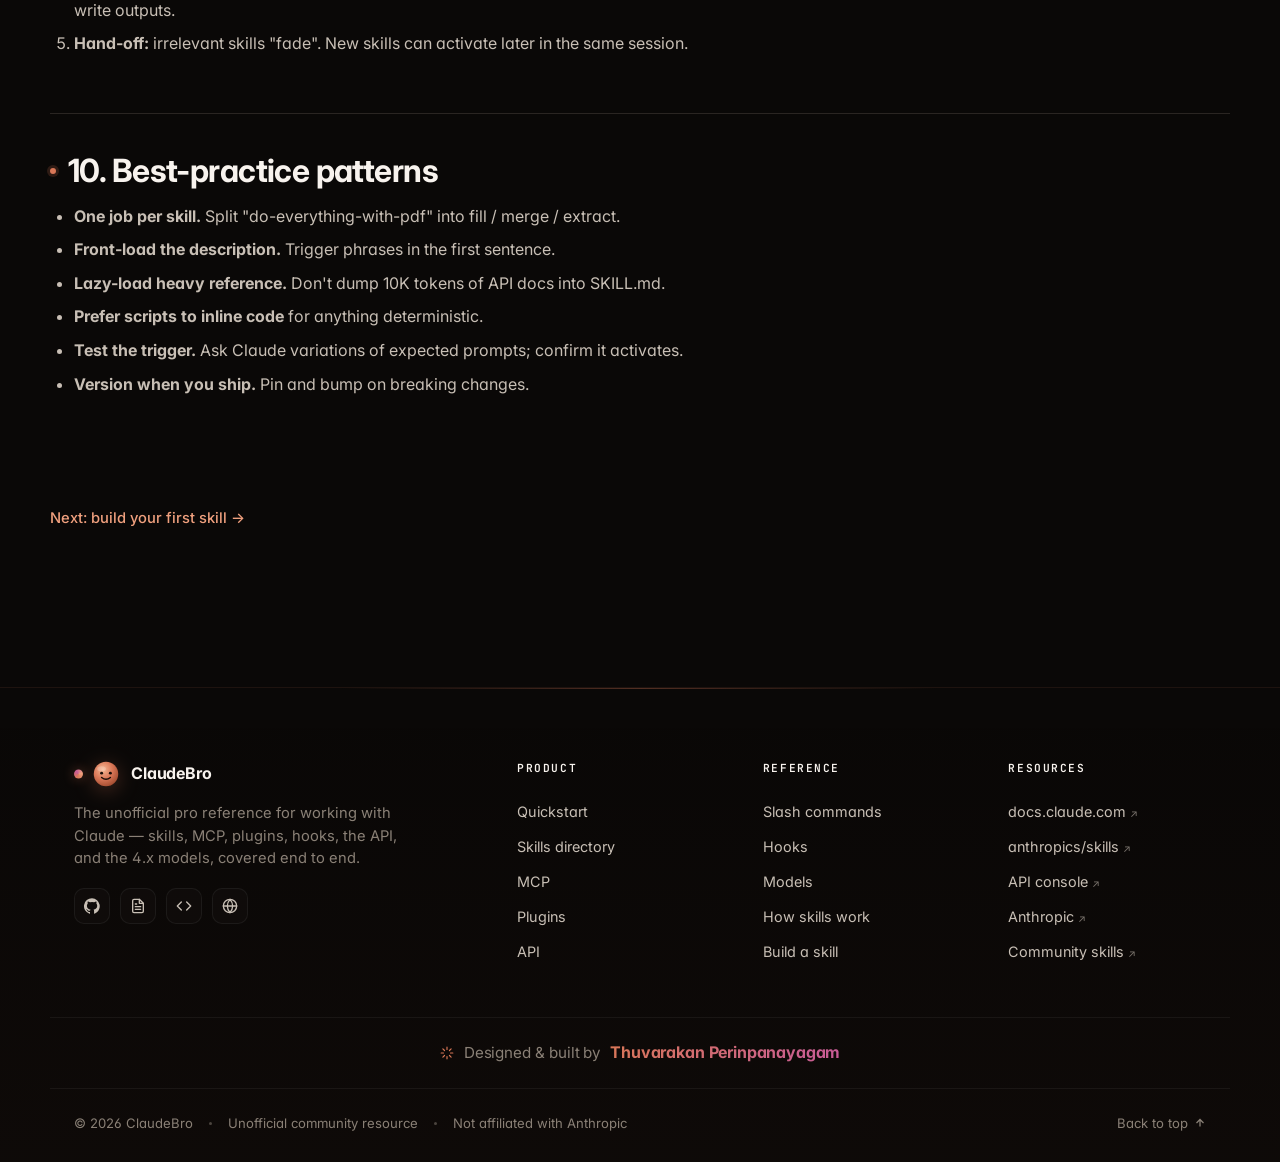
<file: guide.html>
<!doctype html>
<html lang="en">
<head>
<meta charset="utf-8" />
<meta name="viewport" content="width=device-width,initial-scale=1" />
<title>How Claude Skills Work — Progressive disclosure, triggers, frontmatter</title>
<meta name="description" content="The conceptual guide to Claude Agent Skills: progressive disclosure, frontmatter spec, allowed-tools, how triggers work, and the difference between skills, slash commands, and MCP." />
<meta name="keywords" content="Claude skills explained, progressive disclosure, SKILL.md frontmatter, Claude triggers, allowed-tools, agent skills" />
<meta name="author" content="Thuvarakan Perinpanayagam" />
<meta name="robots" content="index, follow, max-snippet:-1, max-image-preview:large, max-video-preview:-1" />
<meta name="theme-color" content="#0a0807" media="(prefers-color-scheme: dark)" />
<meta name="theme-color" content="#d97757" media="(prefers-color-scheme: light)" />
<link rel="canonical" href="https://claudebro.xyz/guide.html" />

<!-- Favicons -->
<link rel="icon" type="image/svg+xml" href="/favicon.svg" />
<link rel="alternate icon" type="image/png" href="/favicon.svg" />
<link rel="apple-touch-icon" href="/favicon.svg" />

<!-- Open Graph -->
<meta property="og:type" content="article" />
<meta property="og:site_name" content="ClaudeBro" />
<meta property="og:title" content="How Claude Skills Work — Progressive disclosure, triggers, frontmatter" />
<meta property="og:description" content="The conceptual guide to Claude Agent Skills: progressive disclosure, frontmatter spec, allowed-tools, how triggers work, and the difference between skills, slash commands, and MCP." />
<meta property="og:url" content="https://claudebro.xyz/guide.html" />
<meta property="og:image" content="https://claudebro.xyz/og-image.svg" />
<meta property="og:image:width" content="1200" />
<meta property="og:image:height" content="630" />
<meta property="og:image:alt" content="ClaudeBro — A-to-Z reference for Claude" />
<meta property="og:locale" content="en_US" />

<!-- Twitter Card -->
<meta name="twitter:card" content="summary_large_image" />
<meta name="twitter:title" content="How Claude Skills Work — Progressive disclosure, triggers, frontmatter" />
<meta name="twitter:description" content="The conceptual guide to Claude Agent Skills: progressive disclosure, frontmatter spec, allowed-tools, how triggers work, and the difference between skills, slash commands, and MCP." />
<meta name="twitter:image" content="https://claudebro.xyz/og-image.svg" />
<meta name="twitter:image:alt" content="ClaudeBro" />

<script type="application/ld+json">
{
  "@context": "https://schema.org",
  "@type": "TechArticle",
  "headline": "How Claude Skills Work",
  "description": "The conceptual guide to Claude Agent Skills: progressive disclosure, frontmatter spec, allowed-tools, how triggers work, and the difference between skills, slash commands, and MCP.",
  "url": "https://claudebro.xyz/guide.html",
  "image": "https://claudebro.xyz/og-image.svg",
  "author": {
    "@type": "Person",
    "name": "Thuvarakan Perinpanayagam"
  },
  "publisher": {
    "@type": "Person",
    "name": "Thuvarakan Perinpanayagam"
  },
  "datePublished": "2026-05-22",
  "dateModified": "2026-05-22",
  "inLanguage": "en-US"
}
</script>
<link rel="stylesheet" href="styles.css" />
<link rel="preconnect" href="https://fonts.googleapis.com" />
<link rel="preconnect" href="https://fonts.gstatic.com" crossorigin />
<link href="https://fonts.googleapis.com/css2?family=Inter:wght@400;500;600;700;800&family=JetBrains+Mono:wght@400;500;600&display=swap" rel="stylesheet" />
<script type="application/ld+json" data-extra="0">
{
  "@context": "https://schema.org",
  "@type": "BreadcrumbList",
  "itemListElement": [
    {
      "@type": "ListItem",
      "position": 1,
      "name": "Home",
      "item": "https://claudebro.xyz/"
    },
    {
      "@type": "ListItem",
      "position": 2,
      "name": "Skills",
      "item": "https://claudebro.xyz/directory.html"
    },
    {
      "@type": "ListItem",
      "position": 3,
      "name": "Guide",
      "item": "https://claudebro.xyz/guide.html"
    }
  ]
}
</script>
</head>
<body>

<div class="scroll-progress"></div>

<header class="topbar">
  <div class="container nav">
    <a href="index.html" class="brand">
      <svg class="brand-logo" viewBox="0 0 32 32" aria-hidden="true">
        <defs>
          <radialGradient id="bf-guide-nav" cx="38%" cy="32%" r="70%">
            <stop offset="0%" stop-color="#f5b692"/>
            <stop offset="55%" stop-color="#d97757"/>
            <stop offset="100%" stop-color="#a64f33"/>
          </radialGradient>
        </defs>
        <circle cx="16" cy="16" r="14" fill="url(#bf-guide-nav)"/>
        <ellipse cx="11" cy="10" rx="5" ry="3" fill="#fff" opacity=".22"/>
        <circle cx="11" cy="15" r="1.7" fill="#1a0e08"/>
        <circle cx="11.4" cy="14.5" r="0.5" fill="#fff"/>
        <circle cx="21" cy="15" r="1.7" fill="#1a0e08"/>
        <circle cx="21.4" cy="14.5" r="0.5" fill="#fff"/>
        <path d="M11 20 Q16 24 21 20" stroke="#1a0e08" stroke-width="1.7" fill="none" stroke-linecap="round"/>
      </svg>
      <span class="brand-text">ClaudeBro</span>
    </a>
    <nav class="nav-links">
      <a href="quickstart.html"><span>Quickstart</span></a>
      <a href="directory.html" class="active"><span>Skills</span></a>
      <a href="mcp.html"><span>MCP</span></a>
      <a href="plugins.html"><span>Plugins</span></a>
      <a href="api.html"><span>API</span></a>
    </nav>
    <div style="display:flex;align-items:center;gap:10px;">
      <button class="kbd-hint" data-palette-trigger aria-label="Search">
        <svg width="14" height="14" viewBox="0 0 24 24" fill="none" stroke="currentColor" stroke-width="2"><circle cx="11" cy="11" r="7"/><path d="m21 21-4.3-4.3"/></svg>
        Search <kbd>⌘K</kbd>
      </button>
      <button class="menu-toggle" id="menu-toggle" aria-label="Open menu" aria-expanded="false">☰</button>
      <a class="cta" href="directory.html">Browse →</a>
    </div>
  </div>
</header>

<div class="mobile-drawer" id="mobile-drawer">
  <nav>
    <a href="index.html">Home</a>
    <a href="quickstart.html">Quickstart</a>
    <a href="directory.html" class="active">Skills</a>
    <a href="mcp.html">MCP</a>
    <a href="plugins.html">Plugins</a>
    <a href="api.html">API</a>
    <a href="commands.html">Commands</a>
    <a href="hooks.html">Hooks</a>
    <a href="models.html">Models</a>
  </nav>
</div>

<main class="container install-page">
  <h1>How Claude Skills work</h1>
  <p class="lede">Skills are Anthropic's answer to "how do I give Claude a new capability without bloating every prompt with instructions for it?". Read this once and the rest of the system makes sense.</p>

  <div class="toc">
    <h4>On this page</h4>
    <ul>
      <li><a href="#what">1. What a skill actually is</a></li>
      <li><a href="#why">2. Why skills exist (vs. system prompts)</a></li>
      <li><a href="#disclosure">3. Progressive disclosure</a></li>
      <li><a href="#frontmatter">4. Frontmatter reference</a></li>
      <li><a href="#triggers">5. How triggers work</a></li>
      <li><a href="#tools">6. allowed-tools and trust</a></li>
      <li><a href="#composition">7. Composing multiple skills</a></li>
      <li><a href="#vs">8. Skills vs. slash commands vs. MCP vs. memory</a></li>
      <li><a href="#lifecycle">9. Skill lifecycle in a session</a></li>
      <li><a href="#patterns">10. Best-practice patterns</a></li>
    </ul>
  </div>

  <section id="what">
    <h2>1. What a skill actually is</h2>
    <p>A skill is a folder containing one required file: <code>SKILL.md</code> (YAML frontmatter + markdown body), plus optional bundled assets — scripts, templates, reference docs, schemas.</p>
    <p>There's no compilation step, no runtime, no framework. A skill is a piece of documentation Claude reads, plus files it can open or execute while the skill is active.</p>
<pre>pdf/
├── SKILL.md
├── scripts/
│   ├── extract_text.py
│   ├── fill_form.py
│   └── merge.py
└── reference/
    ├── form_fields.md
    └── pypdf_cheatsheet.md</pre>
  </section>

  <section id="why">
    <h2>2. Why skills exist (vs. system prompts)</h2>
    <p>You <em>could</em> teach Claude how to fill PDF forms by jamming five pages of pypdf docs into the system prompt. That has three problems:</p>
    <ol>
      <li><strong>Bloat:</strong> every prompt pays the token cost, even ones unrelated to PDFs.</li>
      <li><strong>Distraction:</strong> a giant system prompt makes Claude worse at unrelated tasks.</li>
      <li><strong>Lock-in:</strong> the capability is welded to one prompt — not portable.</li>
    </ol>
    <p>Skills solve all three. They're <em>portable</em>, <em>lazy</em> (only loaded when relevant), and <em>composable</em>.</p>
    <div class="callout">
      <strong>Mental model:</strong> a system prompt is everything Claude is told <em>up front</em>. A skill is a capability Claude <em>opts into</em> when the conversation calls for it.
    </div>
  </section>

  <section id="disclosure">
    <h2>3. Progressive disclosure</h2>
    <p>Claude doesn't see your skill's full body unless it decides to use it.</p>
    <table>
      <thead><tr><th>Stage</th><th>What Claude sees</th><th>When</th></tr></thead>
      <tbody>
        <tr><td>Discovery</td><td>Only frontmatter — name + description</td><td>Always, for every installed skill</td></tr>
        <tr><td>Activation</td><td>Full SKILL.md body</td><td>When the user's prompt matches the description</td></tr>
        <tr><td>Drill-down</td><td>Bundled files (scripts, reference, templates)</td><td>When the skill's body references them</td></tr>
      </tbody>
    </table>
    <p>This is why you can install 50 skills without context bloat — Claude only spends tokens on descriptions until one triggers.</p>
  </section>

  <section id="frontmatter">
    <h2>4. Frontmatter reference</h2>
<pre><span class="c-tok-com">---</span>
<span class="c-tok-key">name</span>: string                <span class="c-tok-com"># required, kebab-case, matches folder name</span>
<span class="c-tok-key">description</span>: string         <span class="c-tok-com"># required, ~1 sentence, drives triggering</span>
<span class="c-tok-key">allowed-tools</span>: list          <span class="c-tok-com"># optional, default: inherit session tools</span>
  - Read
  - Write
  - Bash
<span class="c-tok-key">model</span>: string                <span class="c-tok-com"># optional, override model for this skill</span>
<span class="c-tok-key">version</span>: string              <span class="c-tok-com"># optional, semver</span>
<span class="c-tok-key">author</span>: string               <span class="c-tok-com"># optional</span>
<span class="c-tok-key">license</span>: string              <span class="c-tok-com"># optional, SPDX id</span>
<span class="c-tok-com">---</span></pre>
    <ul>
      <li><strong><code>name</code></strong> — must match the folder name. Lowercase kebab-case.</li>
      <li><strong><code>description</code></strong> — written for the model. Lead with <em>when</em>, then <em>what</em>. Concrete trigger phrases help.</li>
      <li><strong><code>allowed-tools</code></strong> — cap the tools the skill can use. Useful for safety.</li>
      <li><strong><code>model</code></strong> — pin a model. Rare. Mostly for cost-sensitive workflows.</li>
    </ul>
  </section>

  <section id="triggers">
    <h2>5. How triggers work</h2>
    <p>There's no regex, no keyword list. When you send a message, Claude reads the descriptions of every installed skill and picks the ones that look relevant.</p>
    <p>This is why the description matters so much. Bad descriptions never trigger. Good ones trigger reliably without false positives.</p>

    <h3>A bad description</h3>
<pre><span class="c-tok-key">description</span>: Helps with files.</pre>

    <h3>A good description</h3>
<pre><span class="c-tok-key">description</span>: Extract text and form-field values from PDF documents, fill
  interactive PDF forms from JSON or CSV data, merge or split PDFs, and generate
  new PDFs from markdown. Triggers on phrases like "fill this form", "extract
  from PDF", "merge PDFs", or when a .pdf file is attached.</pre>

    <div class="callout info">
      <strong>Rule of thumb:</strong> if a teammate could read the description and know when to invoke the skill, Claude can too.
    </div>
  </section>

  <section id="tools">
    <h2>6. allowed-tools and trust</h2>
    <p>Skills can scope down which tools they're allowed to call. A "summarize this doc" skill has no business calling <code>Bash</code>.</p>
    <p>If <code>allowed-tools</code> is omitted, the skill inherits session tools. If listed, those are the <em>maximum</em> — the skill can never exceed them even if the session is more permissive.</p>
    <p>For high-trust skills, pair <code>allowed-tools</code> with explicit per-script permission rules in <code>settings.json</code>. See <a href="hooks.html">Hooks</a> for blocking dangerous operations.</p>
  </section>

  <section id="composition">
    <h2>7. Composing multiple skills</h2>
    <p>Skills layer. A single prompt can activate several:</p>
    <ul>
      <li><strong>"Generate a financial-projection deck from this Excel file"</strong> → activates <code>xlsx</code>, <code>data-viz</code>, <code>pptx</code>, and <code>web-design</code>.</li>
      <li><strong>"Push the auth page design into Figma"</strong> → activates <code>figma-use</code> and <code>figma-generate-design</code>.</li>
      <li><strong>"Review my branch for security issues"</strong> → activates <code>security-review</code>, plus <code>github-pr-ops</code> if there's an open PR.</li>
    </ul>
    <p>Skills don't talk to each other — they each contribute instructions, and Claude orchestrates.</p>
  </section>

  <section id="vs">
    <h2>8. Skills vs. slash commands vs. MCP vs. memory</h2>
    <table>
      <thead><tr><th>Feature</th><th>Skills</th><th>Slash commands</th><th>MCP servers</th><th>Memory</th></tr></thead>
      <tbody>
        <tr>
          <td>What is it?</td>
          <td>A folder of instructions Claude loads on demand</td>
          <td>A user-typed shortcut to a prompt template</td>
          <td>A long-running process exposing tools / resources</td>
          <td>Persistent facts across sessions</td>
        </tr>
        <tr>
          <td>Triggered by</td>
          <td>Natural language matching the description</td>
          <td>The user typing <code>/name</code></td>
          <td>Claude calling one of its tools</td>
          <td>Recalled when relevant</td>
        </tr>
        <tr>
          <td>Lives where?</td>
          <td><code>~/.claude/skills/</code></td>
          <td><code>~/.claude/commands/</code></td>
          <td>External process, registered in <code>mcp.json</code></td>
          <td><code>~/.claude/memory/</code></td>
        </tr>
        <tr>
          <td>Best for</td>
          <td>Capabilities (write Excel, run review)</td>
          <td>Workflows (standup template)</td>
          <td>Integrations (Postgres, Slack, Linear)</td>
          <td>User/project facts and preferences</td>
        </tr>
      </tbody>
    </table>
    <p>These layer. A skill can call MCP tools. A slash command can suggest a skill. See <a href="commands.html">Commands</a> and <a href="mcp.html">MCP</a> for deeper dives.</p>
  </section>

  <section id="lifecycle">
    <h2>9. Skill lifecycle in a session</h2>
    <ol>
      <li><strong>Session start:</strong> loader scans skills directories, parses frontmatter, registers (name, description) pairs.</li>
      <li><strong>User sends a prompt:</strong> Claude sees prompt + all registered pairs.</li>
      <li><strong>Selection:</strong> Claude decides relevant skills and loads their full SKILL.md bodies.</li>
      <li><strong>Execution:</strong> skill body becomes part of working memory. It may call tools, read bundled files, or write outputs.</li>
      <li><strong>Hand-off:</strong> irrelevant skills "fade". New skills can activate later in the same session.</li>
    </ol>
  </section>

  <section id="patterns">
    <h2>10. Best-practice patterns</h2>
    <ul>
      <li><strong>One job per skill.</strong> Split "do-everything-with-pdf" into fill / merge / extract.</li>
      <li><strong>Front-load the description.</strong> Trigger phrases in the first sentence.</li>
      <li><strong>Lazy-load heavy reference.</strong> Don't dump 10K tokens of API docs into SKILL.md.</li>
      <li><strong>Prefer scripts to inline code</strong> for anything deterministic.</li>
      <li><strong>Test the trigger.</strong> Ask Claude variations of expected prompts; confirm it activates.</li>
      <li><strong>Version when you ship.</strong> Pin and bump on breaking changes.</li>
    </ul>
  </section>

  <p style="margin-top:40px;"><a class="link" href="create.html">Next: build your first skill →</a></p>
</main>

<footer class="footer">
  <div class="container footer-grid">
    <div class="footer-brand">
      <div class="footer-logo">
        <svg class="footer-logo-mark" viewBox="0 0 32 32" aria-hidden="true">
          <defs>
            <radialGradient id="bf-guide-foot" cx="38%" cy="32%" r="70%">
              <stop offset="0%" stop-color="#f5b692"/>
              <stop offset="55%" stop-color="#d97757"/>
              <stop offset="100%" stop-color="#a64f33"/>
            </radialGradient>
          </defs>
          <circle cx="16" cy="16" r="14" fill="url(#bf-guide-foot)"/>
          <ellipse cx="11" cy="10" rx="5" ry="3" fill="#fff" opacity=".22"/>
          <circle cx="11" cy="15" r="1.7" fill="#1a0e08"/>
          <circle cx="21" cy="15" r="1.7" fill="#1a0e08"/>
          <path d="M11 20 Q16 24 21 20" stroke="#1a0e08" stroke-width="1.7" fill="none" stroke-linecap="round"/>
        </svg>
        <strong>ClaudeBro</strong>
      </div>
      <p>The unofficial pro reference for working with Claude — skills, MCP, plugins, hooks, the API, and the 4.x models, covered end to end.</p>
      <div class="footer-social">
        <a href="https://github.com/anthropics/skills" target="_blank" rel="noopener" aria-label="anthropics/skills on GitHub">
          <svg viewBox="0 0 24 24" fill="currentColor"><path d="M12 .3a12 12 0 0 0-3.8 23.4c.6.1.8-.3.8-.6v-2.2c-3.3.7-4-1.6-4-1.6-.6-1.4-1.4-1.8-1.4-1.8-1-.7.1-.7.1-.7 1.2 0 1.9 1.2 1.9 1.2 1 1.8 2.8 1.3 3.5 1 .1-.8.4-1.3.8-1.6-2.7-.3-5.5-1.3-5.5-6 0-1.2.5-2.3 1.3-3.1-.2-.4-.6-1.6 0-3.2 0 0 1-.3 3.4 1.2a11.5 11.5 0 0 1 6 0c2.3-1.5 3.3-1.2 3.3-1.2.7 1.6.2 2.8.1 3.2.8.8 1.3 1.9 1.3 3.1 0 4.6-2.8 5.7-5.5 6 .5.4.8 1.1.8 2.2v3.3c0 .3.2.7.8.6A12 12 0 0 0 12 .3"/></svg>
        </a>
        <a href="https://docs.claude.com" target="_blank" rel="noopener" aria-label="Claude documentation">
          <svg viewBox="0 0 24 24" fill="none" stroke="currentColor" stroke-width="2" stroke-linecap="round" stroke-linejoin="round"><path d="M14 2H6a2 2 0 0 0-2 2v16a2 2 0 0 0 2 2h12a2 2 0 0 0 2-2V8z"/><polyline points="14 2 14 8 20 8"/><line x1="16" y1="13" x2="8" y2="13"/><line x1="16" y1="17" x2="8" y2="17"/><line x1="10" y1="9" x2="8" y2="9"/></svg>
        </a>
        <a href="https://console.anthropic.com" target="_blank" rel="noopener" aria-label="Anthropic API console">
          <svg viewBox="0 0 24 24" fill="none" stroke="currentColor" stroke-width="2" stroke-linecap="round" stroke-linejoin="round"><polyline points="16 18 22 12 16 6"/><polyline points="8 6 2 12 8 18"/></svg>
        </a>
        <a href="https://www.anthropic.com" target="_blank" rel="noopener" aria-label="Anthropic">
          <svg viewBox="0 0 24 24" fill="none" stroke="currentColor" stroke-width="2" stroke-linecap="round" stroke-linejoin="round"><circle cx="12" cy="12" r="10"/><line x1="2" y1="12" x2="22" y2="12"/><path d="M12 2a15.3 15.3 0 0 1 4 10 15.3 15.3 0 0 1-4 10 15.3 15.3 0 0 1-4-10 15.3 15.3 0 0 1 4-10z"/></svg>
        </a>
      </div>
    </div>

    <div class="footer-col">
      <h4>Product</h4>
      <a href="quickstart.html">Quickstart</a>
      <a href="directory.html">Skills directory</a>
      <a href="mcp.html">MCP</a>
      <a href="plugins.html">Plugins</a>
      <a href="api.html">API</a>
    </div>

    <div class="footer-col">
      <h4>Reference</h4>
      <a href="commands.html">Slash commands</a>
      <a href="hooks.html">Hooks</a>
      <a href="models.html">Models</a>
      <a href="guide.html">How skills work</a>
      <a href="create.html">Build a skill</a>
    </div>

    <div class="footer-col">
      <h4>Resources</h4>
      <a href="https://docs.claude.com" target="_blank" rel="noopener">docs.claude.com<span class="ext">↗</span></a>
      <a href="https://github.com/anthropics/skills" target="_blank" rel="noopener">anthropics/skills<span class="ext">↗</span></a>
      <a href="https://console.anthropic.com" target="_blank" rel="noopener">API console<span class="ext">↗</span></a>
      <a href="https://www.anthropic.com" target="_blank" rel="noopener">Anthropic<span class="ext">↗</span></a>
      <a href="https://github.com/topics/claude-skills" target="_blank" rel="noopener">Community skills<span class="ext">↗</span></a>
    </div>
  </div>

  <div class="container footer-credit-line">
    <svg class="credit-spark" viewBox="0 0 24 24" fill="none" stroke="currentColor" stroke-width="2" stroke-linecap="round" stroke-linejoin="round"><path d="M12 2v4M12 18v4M4.93 4.93l2.83 2.83M16.24 16.24l2.83 2.83M2 12h4M18 12h4M4.93 19.07l2.83-2.83M16.24 7.76l2.83-2.83"/></svg>
    <span>Designed &amp; built by</span>
    <span class="credit-name">Thuvarakan Perinpanayagam</span>
  </div>

  <div class="container footer-bottom">
    <div class="footer-meta">
      <span>© 2026 ClaudeBro</span>
      <span class="sep"></span>
      <span>Unofficial community resource</span>
      <span class="sep"></span>
      <span>Not affiliated with Anthropic</span>
    </div>
    <a class="footer-back-top" href="#top">Back to top
      <svg width="12" height="12" viewBox="0 0 24 24" fill="none" stroke="currentColor" stroke-width="2.5"><path d="M12 19V5M5 12l7-7 7 7"/></svg>
    </a>
  </div>
</footer>

<button class="fab" id="fab" aria-label="Back to top">
  <svg width="18" height="18" viewBox="0 0 24 24" fill="none" stroke="currentColor" stroke-width="2.5"><path d="M12 19V5M5 12l7-7 7 7"/></svg>
</button>

<div class="palette-backdrop" id="palette-backdrop" role="dialog" aria-label="Search">
  <div class="palette">
    <div class="palette-search">
      <svg width="18" height="18" viewBox="0 0 24 24" fill="none" stroke="currentColor" stroke-width="2"><circle cx="11" cy="11" r="7"/><path d="m21 21-4.3-4.3"/></svg>
      <label for="palette-input" class="sr-only">Search skills</label>
      <input id="palette-input" type="text" placeholder="Search 101 skills — name, trigger, description…" aria-label="Search skills" autocomplete="off" />
      <span class="esc">esc</span>
    </div>
    <div class="palette-results" id="palette-results"></div>
  </div>
</div>

<script src="skills-data.js"></script>
<script src="script.js"></script>
</body>
</html>
</file>
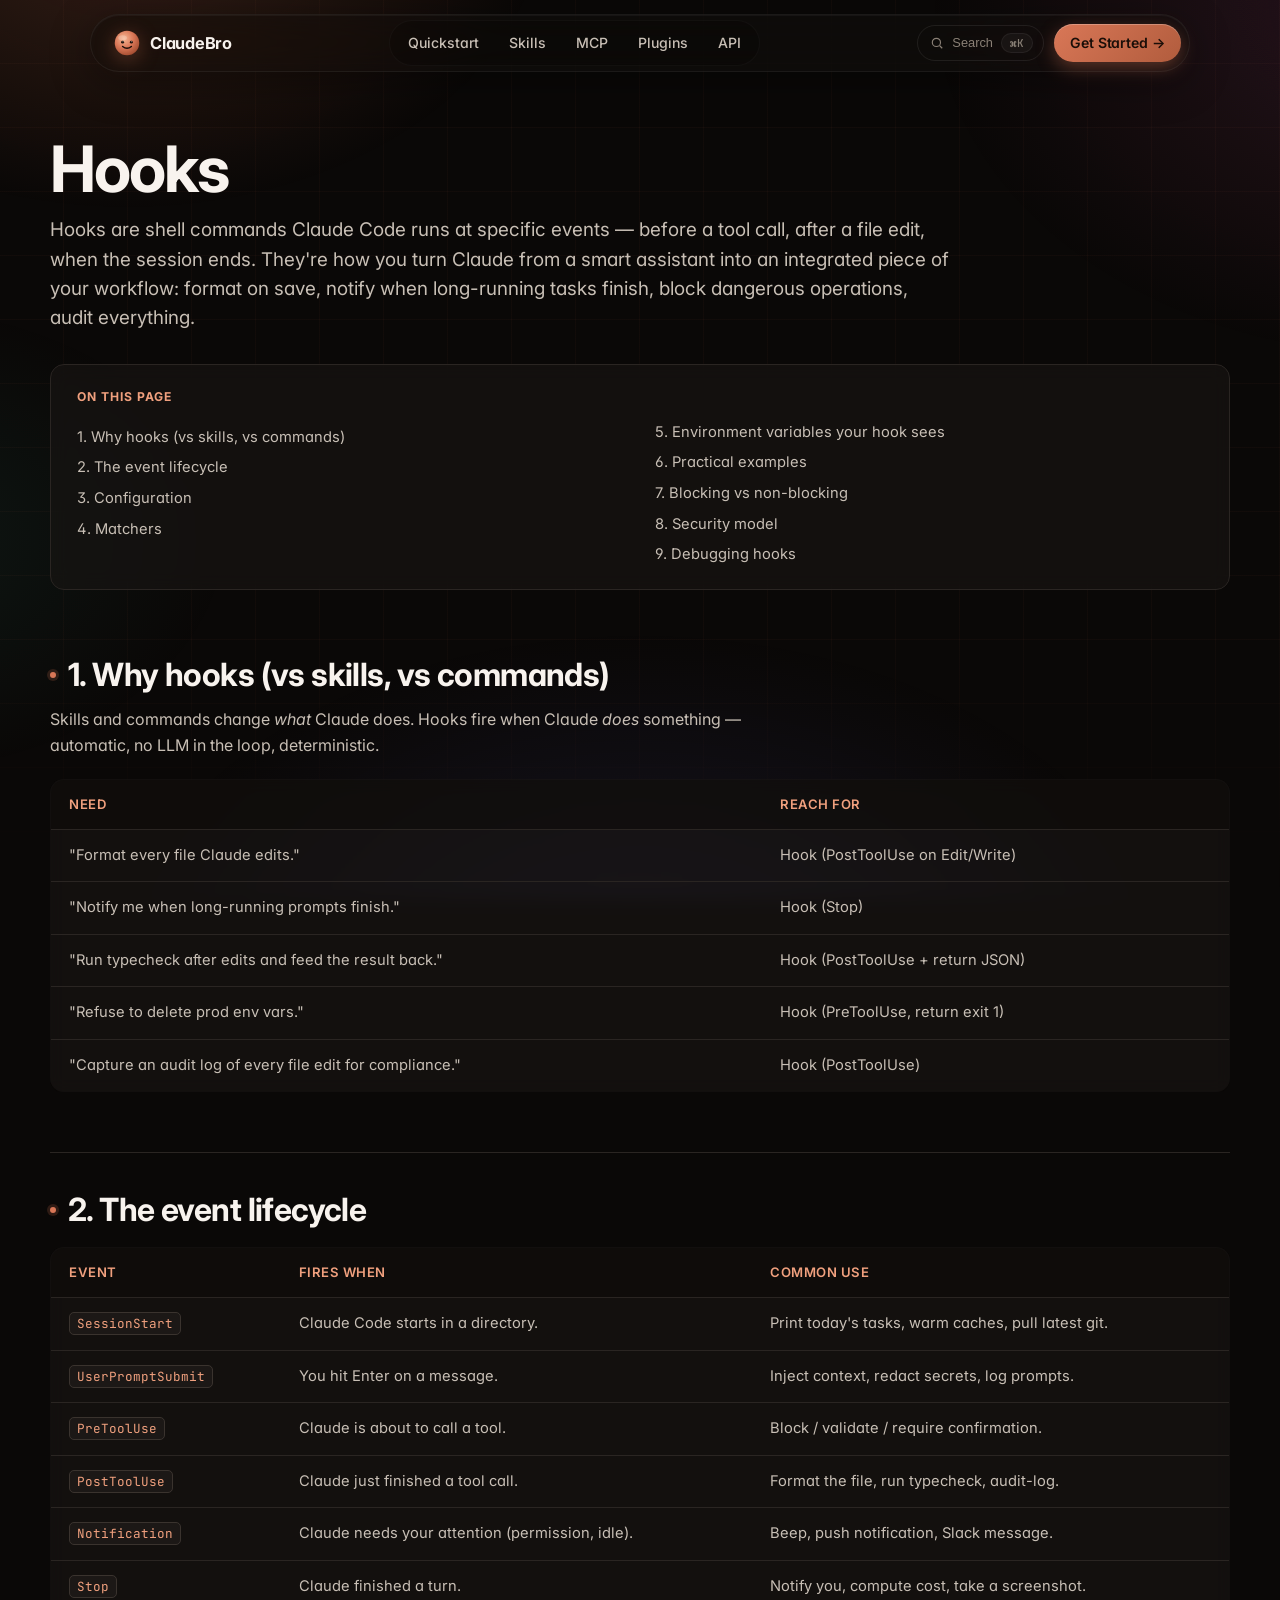
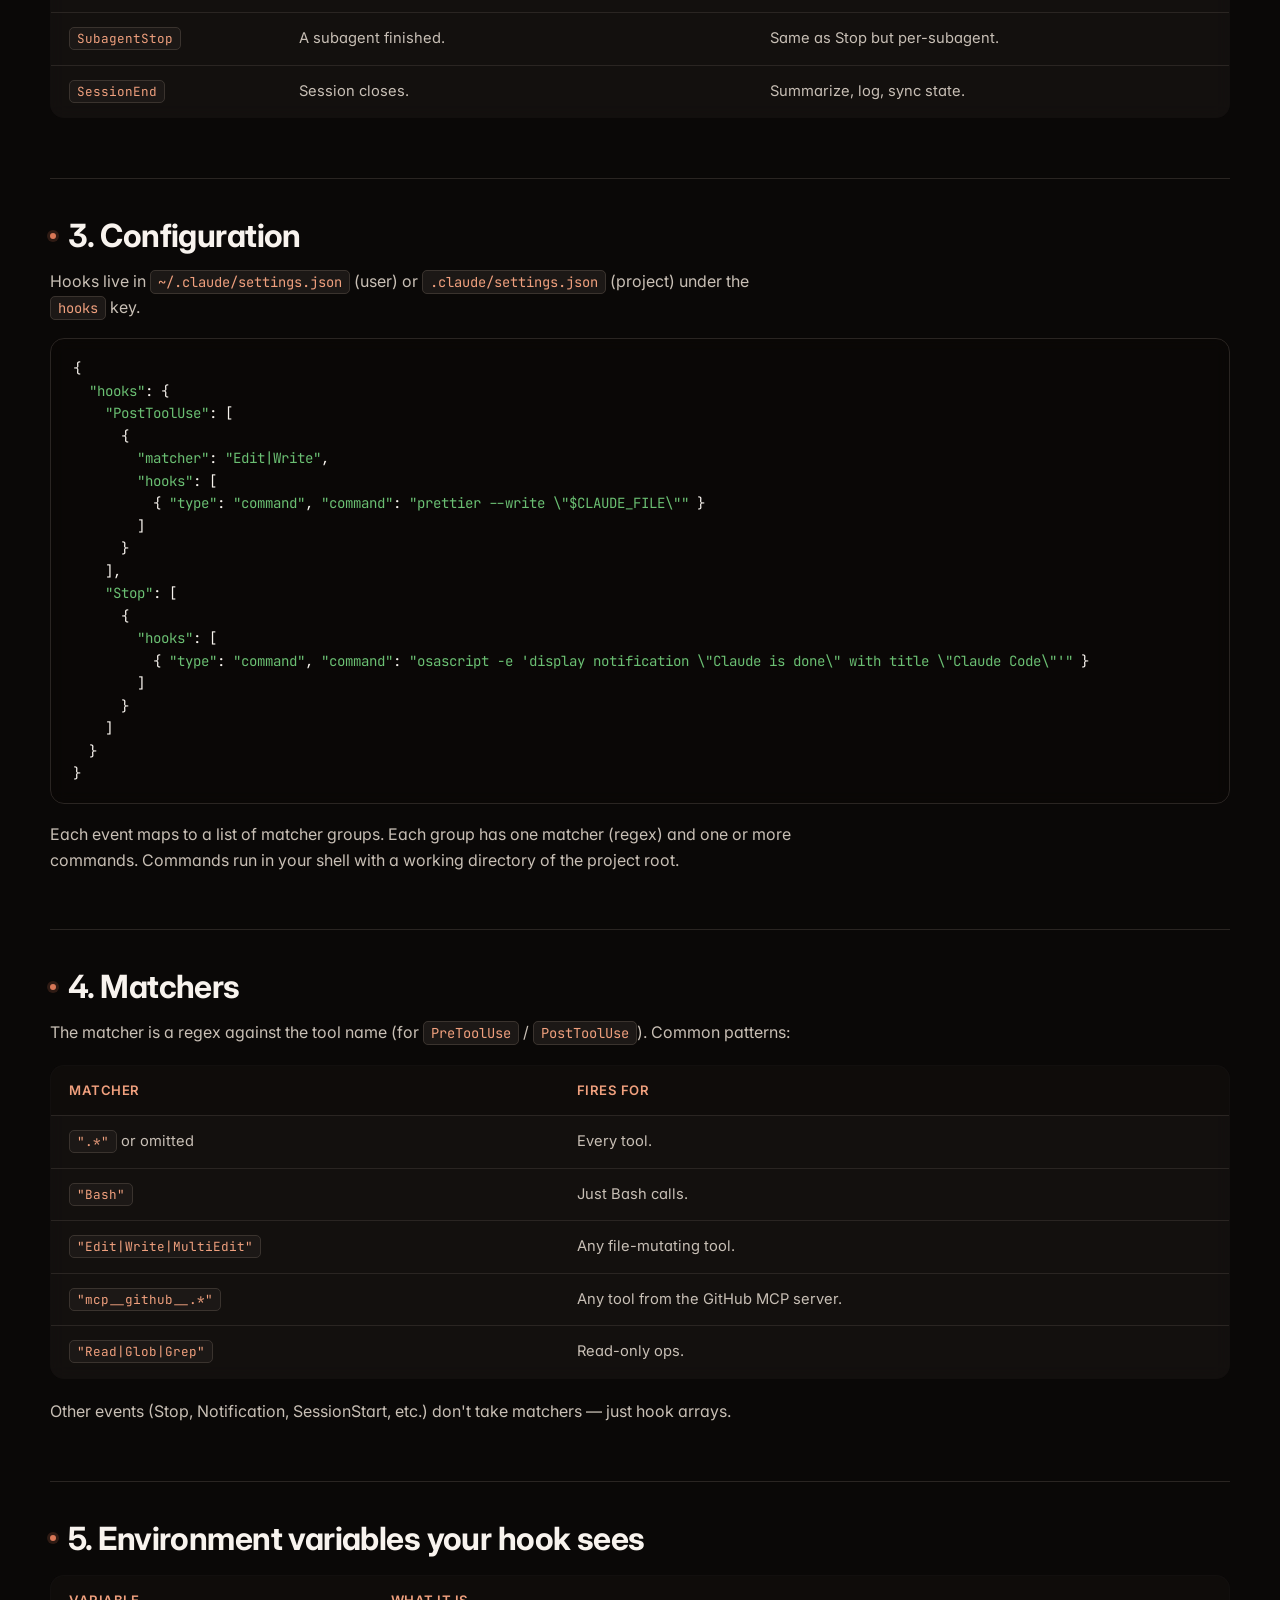
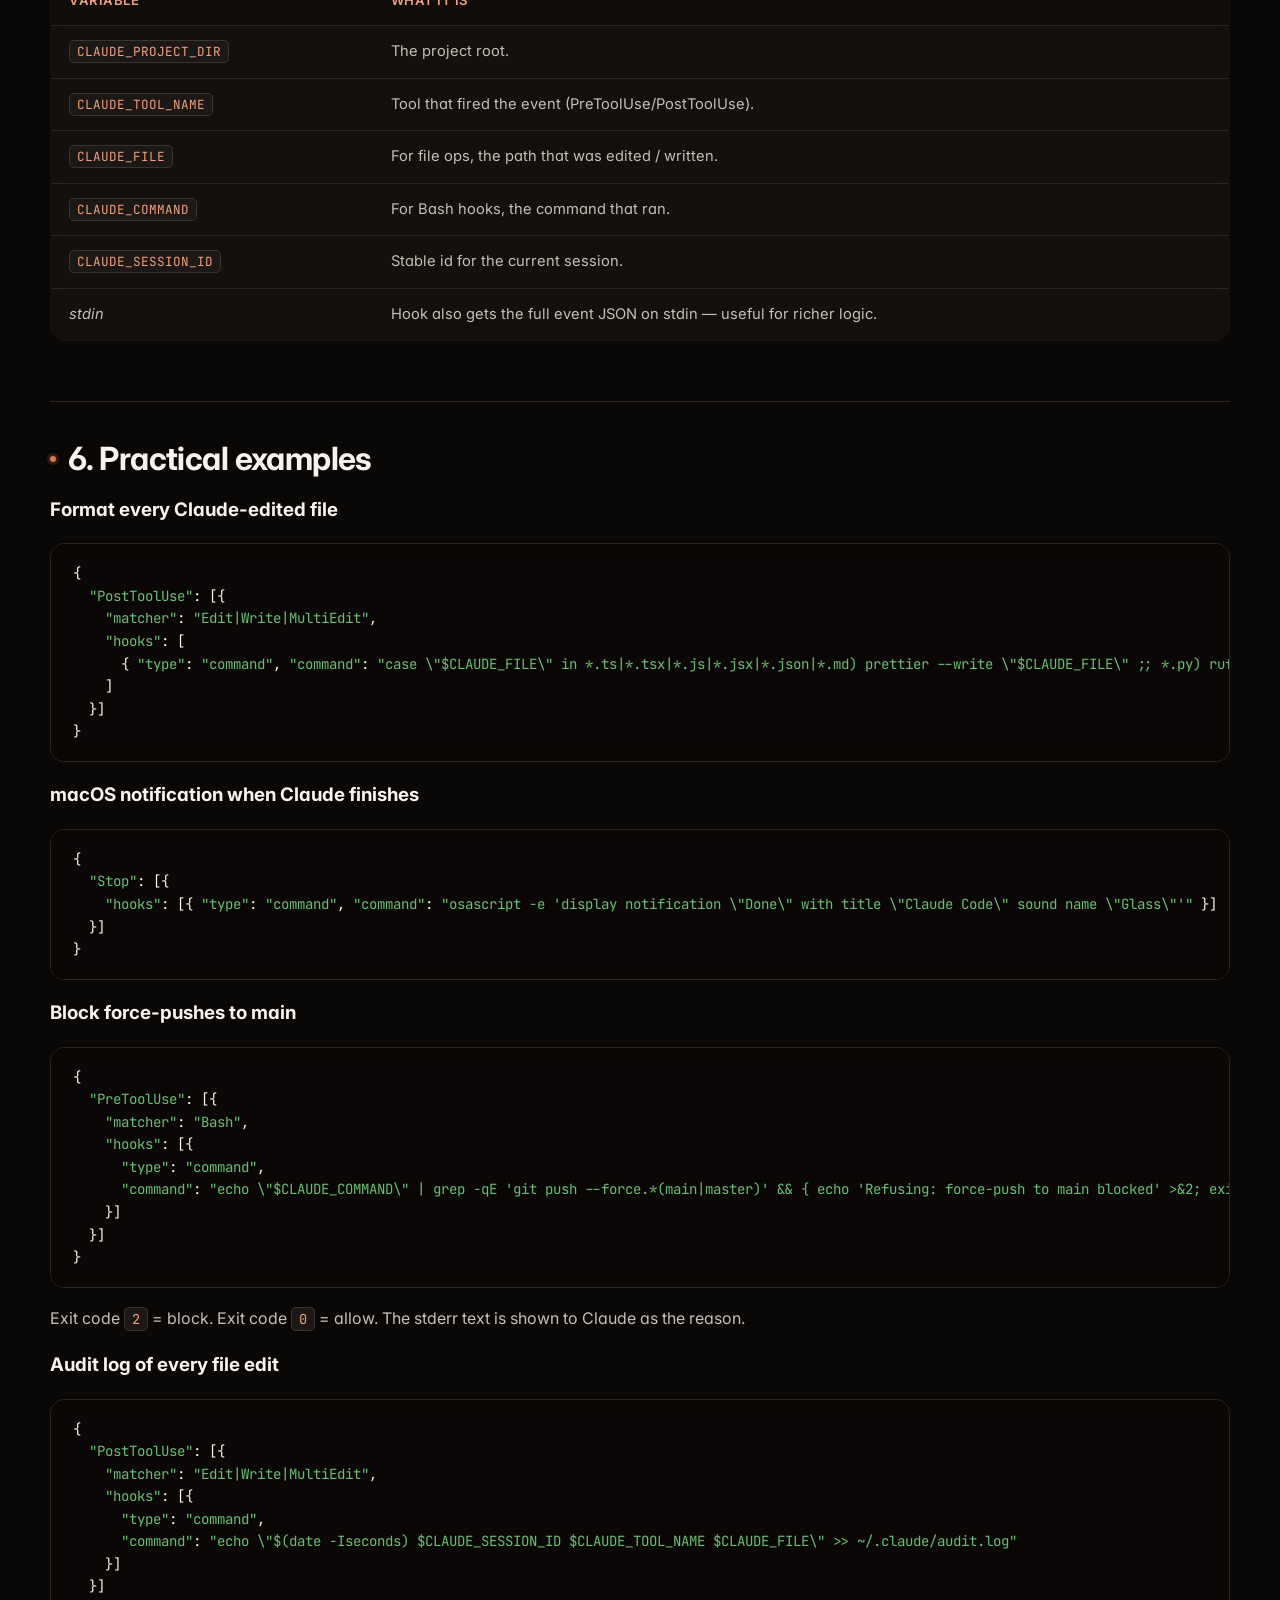
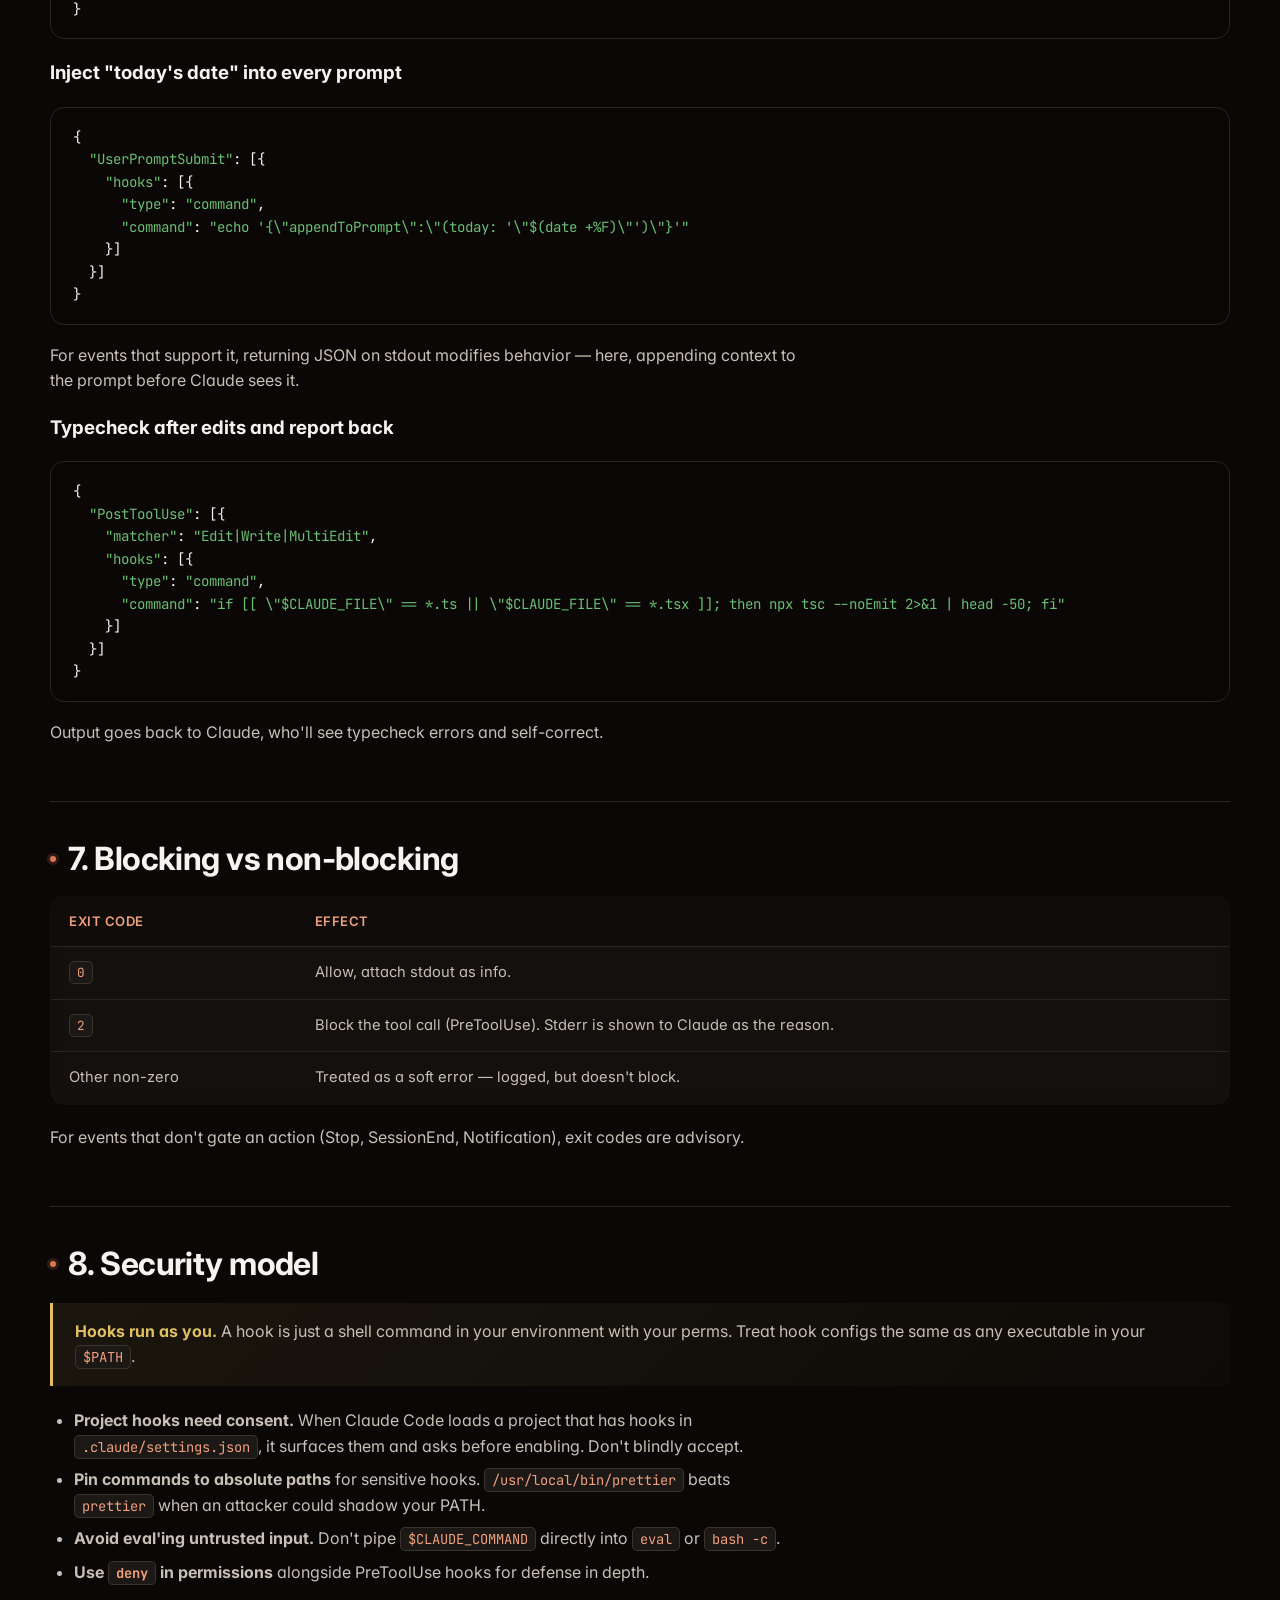
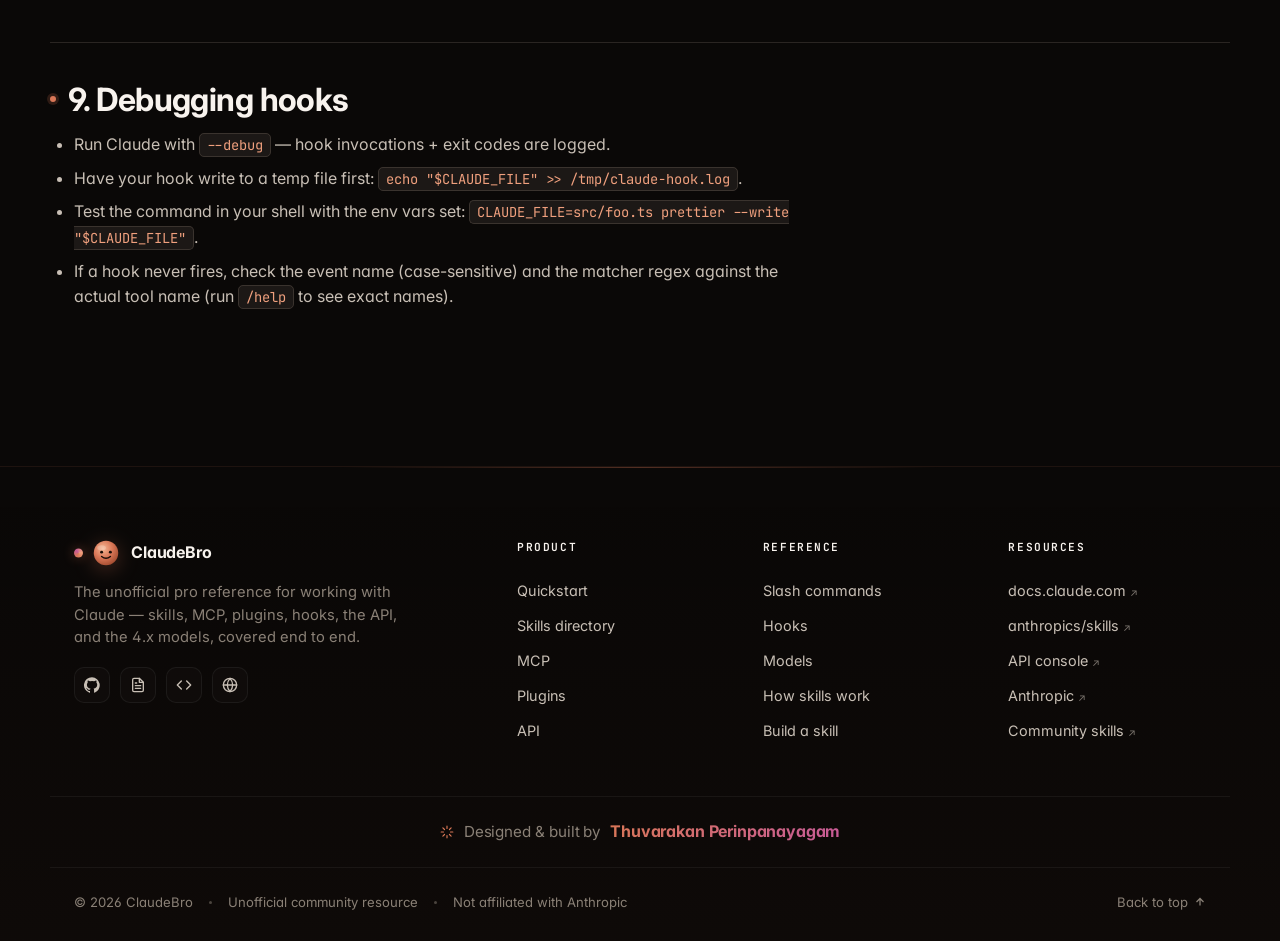
<file: hooks.html>
<!doctype html>
<html lang="en">
<head>
<meta charset="utf-8" />
<meta name="viewport" content="width=device-width,initial-scale=1" />
<title>Claude Code Hooks — Events, matchers, automation examples | Pro Guide</title>
<meta name="description" content="Complete hooks reference: PreToolUse, PostToolUse, Stop, SessionStart, UserPromptSubmit, and more. Six real-world hook recipes — format on save, notify on stop, block force-push, audit log." />
<meta name="keywords" content="Claude Code hooks, PreToolUse, PostToolUse, Stop hook, settings.json hooks, format on save, automation" />
<meta name="author" content="Thuvarakan Perinpanayagam" />
<meta name="robots" content="index, follow, max-snippet:-1, max-image-preview:large, max-video-preview:-1" />
<meta name="theme-color" content="#0a0807" media="(prefers-color-scheme: dark)" />
<meta name="theme-color" content="#d97757" media="(prefers-color-scheme: light)" />
<link rel="canonical" href="https://claudebro.xyz/hooks.html" />

<!-- Favicons -->
<link rel="icon" type="image/svg+xml" href="/favicon.svg" />
<link rel="alternate icon" type="image/png" href="/favicon.svg" />
<link rel="apple-touch-icon" href="/favicon.svg" />

<!-- Open Graph -->
<meta property="og:type" content="article" />
<meta property="og:site_name" content="ClaudeBro" />
<meta property="og:title" content="Claude Code Hooks — Events, matchers, automation examples | Pro Guide" />
<meta property="og:description" content="Complete hooks reference: PreToolUse, PostToolUse, Stop, SessionStart, UserPromptSubmit, and more. Six real-world hook recipes — format on save, notify on stop, block force-push, audit log." />
<meta property="og:url" content="https://claudebro.xyz/hooks.html" />
<meta property="og:image" content="https://claudebro.xyz/og-image.svg" />
<meta property="og:image:width" content="1200" />
<meta property="og:image:height" content="630" />
<meta property="og:image:alt" content="ClaudeBro — A-to-Z reference for Claude" />
<meta property="og:locale" content="en_US" />

<!-- Twitter Card -->
<meta name="twitter:card" content="summary_large_image" />
<meta name="twitter:title" content="Claude Code Hooks — Events, matchers, automation examples | Pro Guide" />
<meta name="twitter:description" content="Complete hooks reference: PreToolUse, PostToolUse, Stop, SessionStart, UserPromptSubmit, and more. Six real-world hook recipes — format on save, notify on stop, block force-push, audit log." />
<meta name="twitter:image" content="https://claudebro.xyz/og-image.svg" />
<meta name="twitter:image:alt" content="ClaudeBro" />

<script type="application/ld+json">
{
  "@context": "https://schema.org",
  "@type": "TechArticle",
  "headline": "Claude Code Hooks",
  "description": "Complete hooks reference: PreToolUse, PostToolUse, Stop, SessionStart, UserPromptSubmit, and more. Six real-world hook recipes — format on save, notify on stop, block force-push, audit log.",
  "url": "https://claudebro.xyz/hooks.html",
  "image": "https://claudebro.xyz/og-image.svg",
  "author": {
    "@type": "Person",
    "name": "Thuvarakan Perinpanayagam"
  },
  "publisher": {
    "@type": "Person",
    "name": "Thuvarakan Perinpanayagam"
  },
  "datePublished": "2026-05-22",
  "dateModified": "2026-05-22",
  "inLanguage": "en-US"
}
</script>
<link rel="stylesheet" href="styles.css" />
<link rel="preconnect" href="https://fonts.googleapis.com" />
<link rel="preconnect" href="https://fonts.gstatic.com" crossorigin />
<link href="https://fonts.googleapis.com/css2?family=Inter:wght@400;500;600;700;800&family=JetBrains+Mono:wght@400;500;600&display=swap" rel="stylesheet" />
<script type="application/ld+json" data-extra="0">
{
  "@context": "https://schema.org",
  "@type": "BreadcrumbList",
  "itemListElement": [
    {
      "@type": "ListItem",
      "position": 1,
      "name": "Home",
      "item": "https://claudebro.xyz/"
    },
    {
      "@type": "ListItem",
      "position": 2,
      "name": "Hooks",
      "item": "https://claudebro.xyz/hooks.html"
    }
  ]
}
</script>
</head>
<body>

<div class="scroll-progress"></div>

<header class="topbar">
  <div class="container nav">
    <a href="index.html" class="brand">
      <svg class="brand-logo" viewBox="0 0 32 32" aria-hidden="true">
        <defs>
          <radialGradient id="bf-hooks-nav" cx="38%" cy="32%" r="70%">
            <stop offset="0%" stop-color="#f5b692"/>
            <stop offset="55%" stop-color="#d97757"/>
            <stop offset="100%" stop-color="#a64f33"/>
          </radialGradient>
        </defs>
        <circle cx="16" cy="16" r="14" fill="url(#bf-hooks-nav)"/>
        <ellipse cx="11" cy="10" rx="5" ry="3" fill="#fff" opacity=".22"/>
        <circle cx="11" cy="15" r="1.7" fill="#1a0e08"/>
        <circle cx="11.4" cy="14.5" r="0.5" fill="#fff"/>
        <circle cx="21" cy="15" r="1.7" fill="#1a0e08"/>
        <circle cx="21.4" cy="14.5" r="0.5" fill="#fff"/>
        <path d="M11 20 Q16 24 21 20" stroke="#1a0e08" stroke-width="1.7" fill="none" stroke-linecap="round"/>
      </svg>
      <span class="brand-text">ClaudeBro</span>
    </a>
    <nav class="nav-links">
      <a href="quickstart.html"><span>Quickstart</span></a>
      <a href="directory.html"><span>Skills</span></a>
      <a href="mcp.html"><span>MCP</span></a>
      <a href="plugins.html"><span>Plugins</span></a>
      <a href="api.html"><span>API</span></a>
    </nav>
    <div style="display:flex;align-items:center;gap:10px;">
      <button class="kbd-hint" data-palette-trigger aria-label="Search">
        <svg width="14" height="14" viewBox="0 0 24 24" fill="none" stroke="currentColor" stroke-width="2"><circle cx="11" cy="11" r="7"/><path d="m21 21-4.3-4.3"/></svg>
        Search <kbd>⌘K</kbd>
      </button>
      <button class="menu-toggle" id="menu-toggle" aria-label="Open menu" aria-expanded="false">☰</button>
      <a class="cta" href="quickstart.html">Get Started →</a>
    </div>
  </div>
</header>

<div class="mobile-drawer" id="mobile-drawer">
  <nav>
    <a href="index.html">Home</a>
    <a href="quickstart.html">Quickstart</a>
    <a href="directory.html">Skills</a>
    <a href="mcp.html">MCP</a>
    <a href="plugins.html">Plugins</a>
    <a href="api.html">API</a>
    <a href="commands.html">Commands</a>
    <a href="hooks.html" class="active">Hooks</a>
    <a href="models.html">Models</a>
  </nav>
</div>

<main class="container install-page">
  <h1>Hooks</h1>
  <p class="lede">Hooks are shell commands Claude Code runs at specific events — before a tool call, after a file edit, when the session ends. They're how you turn Claude from a smart assistant into an integrated piece of your workflow: format on save, notify when long-running tasks finish, block dangerous operations, audit everything.</p>

  <div class="toc">
    <h4>On this page</h4>
    <ul>
      <li><a href="#why">1. Why hooks (vs skills, vs commands)</a></li>
      <li><a href="#events">2. The event lifecycle</a></li>
      <li><a href="#config">3. Configuration</a></li>
      <li><a href="#matchers">4. Matchers</a></li>
      <li><a href="#env">5. Environment variables your hook sees</a></li>
      <li><a href="#examples">6. Practical examples</a></li>
      <li><a href="#blocking">7. Blocking vs non-blocking</a></li>
      <li><a href="#security">8. Security model</a></li>
      <li><a href="#debugging">9. Debugging hooks</a></li>
    </ul>
  </div>

  <section id="why">
    <h2>1. Why hooks (vs skills, vs commands)</h2>
    <p>Skills and commands change <em>what</em> Claude does. Hooks fire when Claude <em>does</em> something — automatic, no LLM in the loop, deterministic.</p>
    <table>
      <thead><tr><th>Need</th><th>Reach for</th></tr></thead>
      <tbody>
        <tr><td>"Format every file Claude edits."</td><td>Hook (PostToolUse on Edit/Write)</td></tr>
        <tr><td>"Notify me when long-running prompts finish."</td><td>Hook (Stop)</td></tr>
        <tr><td>"Run typecheck after edits and feed the result back."</td><td>Hook (PostToolUse + return JSON)</td></tr>
        <tr><td>"Refuse to delete prod env vars."</td><td>Hook (PreToolUse, return exit 1)</td></tr>
        <tr><td>"Capture an audit log of every file edit for compliance."</td><td>Hook (PostToolUse)</td></tr>
      </tbody>
    </table>
  </section>

  <section id="events">
    <h2>2. The event lifecycle</h2>
    <table>
      <thead><tr><th>Event</th><th>Fires when</th><th>Common use</th></tr></thead>
      <tbody>
        <tr><td><code>SessionStart</code></td><td>Claude Code starts in a directory.</td><td>Print today's tasks, warm caches, pull latest git.</td></tr>
        <tr><td><code>UserPromptSubmit</code></td><td>You hit Enter on a message.</td><td>Inject context, redact secrets, log prompts.</td></tr>
        <tr><td><code>PreToolUse</code></td><td>Claude is about to call a tool.</td><td>Block / validate / require confirmation.</td></tr>
        <tr><td><code>PostToolUse</code></td><td>Claude just finished a tool call.</td><td>Format the file, run typecheck, audit-log.</td></tr>
        <tr><td><code>Notification</code></td><td>Claude needs your attention (permission, idle).</td><td>Beep, push notification, Slack message.</td></tr>
        <tr><td><code>Stop</code></td><td>Claude finished a turn.</td><td>Notify you, compute cost, take a screenshot.</td></tr>
        <tr><td><code>SubagentStop</code></td><td>A subagent finished.</td><td>Same as Stop but per-subagent.</td></tr>
        <tr><td><code>SessionEnd</code></td><td>Session closes.</td><td>Summarize, log, sync state.</td></tr>
      </tbody>
    </table>
  </section>

  <section id="config">
    <h2>3. Configuration</h2>
    <p>Hooks live in <code>~/.claude/settings.json</code> (user) or <code>.claude/settings.json</code> (project) under the <code>hooks</code> key.</p>
<pre>{
  <span class="c-tok-str">"hooks"</span>: {
    <span class="c-tok-str">"PostToolUse"</span>: [
      {
        <span class="c-tok-str">"matcher"</span>: <span class="c-tok-str">"Edit|Write"</span>,
        <span class="c-tok-str">"hooks"</span>: [
          { <span class="c-tok-str">"type"</span>: <span class="c-tok-str">"command"</span>, <span class="c-tok-str">"command"</span>: <span class="c-tok-str">"prettier --write \"$CLAUDE_FILE\""</span> }
        ]
      }
    ],
    <span class="c-tok-str">"Stop"</span>: [
      {
        <span class="c-tok-str">"hooks"</span>: [
          { <span class="c-tok-str">"type"</span>: <span class="c-tok-str">"command"</span>, <span class="c-tok-str">"command"</span>: <span class="c-tok-str">"osascript -e 'display notification \"Claude is done\" with title \"Claude Code\"'"</span> }
        ]
      }
    ]
  }
}</pre>
    <p>Each event maps to a list of matcher groups. Each group has one matcher (regex) and one or more commands. Commands run in your shell with a working directory of the project root.</p>
  </section>

  <section id="matchers">
    <h2>4. Matchers</h2>
    <p>The matcher is a regex against the tool name (for <code>PreToolUse</code> / <code>PostToolUse</code>). Common patterns:</p>
    <table>
      <thead><tr><th>Matcher</th><th>Fires for</th></tr></thead>
      <tbody>
        <tr><td><code>".*"</code> or omitted</td><td>Every tool.</td></tr>
        <tr><td><code>"Bash"</code></td><td>Just Bash calls.</td></tr>
        <tr><td><code>"Edit|Write|MultiEdit"</code></td><td>Any file-mutating tool.</td></tr>
        <tr><td><code>"mcp__github__.*"</code></td><td>Any tool from the GitHub MCP server.</td></tr>
        <tr><td><code>"Read|Glob|Grep"</code></td><td>Read-only ops.</td></tr>
      </tbody>
    </table>
    <p>Other events (Stop, Notification, SessionStart, etc.) don't take matchers — just hook arrays.</p>
  </section>

  <section id="env">
    <h2>5. Environment variables your hook sees</h2>
    <table>
      <thead><tr><th>Variable</th><th>What it is</th></tr></thead>
      <tbody>
        <tr><td><code>CLAUDE_PROJECT_DIR</code></td><td>The project root.</td></tr>
        <tr><td><code>CLAUDE_TOOL_NAME</code></td><td>Tool that fired the event (PreToolUse/PostToolUse).</td></tr>
        <tr><td><code>CLAUDE_FILE</code></td><td>For file ops, the path that was edited / written.</td></tr>
        <tr><td><code>CLAUDE_COMMAND</code></td><td>For Bash hooks, the command that ran.</td></tr>
        <tr><td><code>CLAUDE_SESSION_ID</code></td><td>Stable id for the current session.</td></tr>
        <tr><td><em>stdin</em></td><td>Hook also gets the full event JSON on stdin — useful for richer logic.</td></tr>
      </tbody>
    </table>
  </section>

  <section id="examples">
    <h2>6. Practical examples</h2>

    <h3>Format every Claude-edited file</h3>
<pre>{
  <span class="c-tok-str">"PostToolUse"</span>: [{
    <span class="c-tok-str">"matcher"</span>: <span class="c-tok-str">"Edit|Write|MultiEdit"</span>,
    <span class="c-tok-str">"hooks"</span>: [
      { <span class="c-tok-str">"type"</span>: <span class="c-tok-str">"command"</span>, <span class="c-tok-str">"command"</span>: <span class="c-tok-str">"case \"$CLAUDE_FILE\" in *.ts|*.tsx|*.js|*.jsx|*.json|*.md) prettier --write \"$CLAUDE_FILE\" ;; *.py) ruff format \"$CLAUDE_FILE\" ;; *.go) gofmt -w \"$CLAUDE_FILE\" ;; esac"</span> }
    ]
  }]
}</pre>

    <h3>macOS notification when Claude finishes</h3>
<pre>{
  <span class="c-tok-str">"Stop"</span>: [{
    <span class="c-tok-str">"hooks"</span>: [{ <span class="c-tok-str">"type"</span>: <span class="c-tok-str">"command"</span>, <span class="c-tok-str">"command"</span>: <span class="c-tok-str">"osascript -e 'display notification \"Done\" with title \"Claude Code\" sound name \"Glass\"'"</span> }]
  }]
}</pre>

    <h3>Block force-pushes to main</h3>
<pre>{
  <span class="c-tok-str">"PreToolUse"</span>: [{
    <span class="c-tok-str">"matcher"</span>: <span class="c-tok-str">"Bash"</span>,
    <span class="c-tok-str">"hooks"</span>: [{
      <span class="c-tok-str">"type"</span>: <span class="c-tok-str">"command"</span>,
      <span class="c-tok-str">"command"</span>: <span class="c-tok-str">"echo \"$CLAUDE_COMMAND\" | grep -qE 'git push --force.*(main|master)' && { echo 'Refusing: force-push to main blocked' &gt;&amp;2; exit 2; }; true"</span>
    }]
  }]
}</pre>
    <p>Exit code <code>2</code> = block. Exit code <code>0</code> = allow. The stderr text is shown to Claude as the reason.</p>

    <h3>Audit log of every file edit</h3>
<pre>{
  <span class="c-tok-str">"PostToolUse"</span>: [{
    <span class="c-tok-str">"matcher"</span>: <span class="c-tok-str">"Edit|Write|MultiEdit"</span>,
    <span class="c-tok-str">"hooks"</span>: [{
      <span class="c-tok-str">"type"</span>: <span class="c-tok-str">"command"</span>,
      <span class="c-tok-str">"command"</span>: <span class="c-tok-str">"echo \"$(date -Iseconds) $CLAUDE_SESSION_ID $CLAUDE_TOOL_NAME $CLAUDE_FILE\" &gt;&gt; ~/.claude/audit.log"</span>
    }]
  }]
}</pre>

    <h3>Inject "today's date" into every prompt</h3>
<pre>{
  <span class="c-tok-str">"UserPromptSubmit"</span>: [{
    <span class="c-tok-str">"hooks"</span>: [{
      <span class="c-tok-str">"type"</span>: <span class="c-tok-str">"command"</span>,
      <span class="c-tok-str">"command"</span>: <span class="c-tok-str">"echo '{\"appendToPrompt\":\"(today: '\"$(date +%F)\"')\"}'"</span>
    }]
  }]
}</pre>
    <p>For events that support it, returning JSON on stdout modifies behavior — here, appending context to the prompt before Claude sees it.</p>

    <h3>Typecheck after edits and report back</h3>
<pre>{
  <span class="c-tok-str">"PostToolUse"</span>: [{
    <span class="c-tok-str">"matcher"</span>: <span class="c-tok-str">"Edit|Write|MultiEdit"</span>,
    <span class="c-tok-str">"hooks"</span>: [{
      <span class="c-tok-str">"type"</span>: <span class="c-tok-str">"command"</span>,
      <span class="c-tok-str">"command"</span>: <span class="c-tok-str">"if [[ \"$CLAUDE_FILE\" == *.ts || \"$CLAUDE_FILE\" == *.tsx ]]; then npx tsc --noEmit 2&gt;&amp;1 | head -50; fi"</span>
    }]
  }]
}</pre>
    <p>Output goes back to Claude, who'll see typecheck errors and self-correct.</p>
  </section>

  <section id="blocking">
    <h2>7. Blocking vs non-blocking</h2>
    <table>
      <thead><tr><th>Exit code</th><th>Effect</th></tr></thead>
      <tbody>
        <tr><td><code>0</code></td><td>Allow, attach stdout as info.</td></tr>
        <tr><td><code>2</code></td><td>Block the tool call (PreToolUse). Stderr is shown to Claude as the reason.</td></tr>
        <tr><td>Other non-zero</td><td>Treated as a soft error — logged, but doesn't block.</td></tr>
      </tbody>
    </table>
    <p>For events that don't gate an action (Stop, SessionEnd, Notification), exit codes are advisory.</p>
  </section>

  <section id="security">
    <h2>8. Security model</h2>
    <div class="callout warn"><strong>Hooks run as you.</strong> A hook is just a shell command in your environment with your perms. Treat hook configs the same as any executable in your <code>$PATH</code>.</div>
    <ul>
      <li><strong>Project hooks need consent.</strong> When Claude Code loads a project that has hooks in <code>.claude/settings.json</code>, it surfaces them and asks before enabling. Don't blindly accept.</li>
      <li><strong>Pin commands to absolute paths</strong> for sensitive hooks. <code>/usr/local/bin/prettier</code> beats <code>prettier</code> when an attacker could shadow your PATH.</li>
      <li><strong>Avoid eval'ing untrusted input.</strong> Don't pipe <code>$CLAUDE_COMMAND</code> directly into <code>eval</code> or <code>bash -c</code>.</li>
      <li><strong>Use <code>deny</code> in permissions</strong> alongside PreToolUse hooks for defense in depth.</li>
    </ul>
  </section>

  <section id="debugging">
    <h2>9. Debugging hooks</h2>
    <ul>
      <li>Run Claude with <code>--debug</code> — hook invocations + exit codes are logged.</li>
      <li>Have your hook write to a temp file first: <code>echo "$CLAUDE_FILE" &gt;&gt; /tmp/claude-hook.log</code>.</li>
      <li>Test the command in your shell with the env vars set: <code>CLAUDE_FILE=src/foo.ts prettier --write "$CLAUDE_FILE"</code>.</li>
      <li>If a hook never fires, check the event name (case-sensitive) and the matcher regex against the actual tool name (run <code>/help</code> to see exact names).</li>
    </ul>
  </section>
</main>

<footer class="footer">
  <div class="container footer-grid">
    <div class="footer-brand">
      <div class="footer-logo">
        <svg class="footer-logo-mark" viewBox="0 0 32 32" aria-hidden="true">
          <defs>
            <radialGradient id="bf-hooks-foot" cx="38%" cy="32%" r="70%">
              <stop offset="0%" stop-color="#f5b692"/>
              <stop offset="55%" stop-color="#d97757"/>
              <stop offset="100%" stop-color="#a64f33"/>
            </radialGradient>
          </defs>
          <circle cx="16" cy="16" r="14" fill="url(#bf-hooks-foot)"/>
          <ellipse cx="11" cy="10" rx="5" ry="3" fill="#fff" opacity=".22"/>
          <circle cx="11" cy="15" r="1.7" fill="#1a0e08"/>
          <circle cx="21" cy="15" r="1.7" fill="#1a0e08"/>
          <path d="M11 20 Q16 24 21 20" stroke="#1a0e08" stroke-width="1.7" fill="none" stroke-linecap="round"/>
        </svg>
        <strong>ClaudeBro</strong>
      </div>
      <p>The unofficial pro reference for working with Claude — skills, MCP, plugins, hooks, the API, and the 4.x models, covered end to end.</p>
      <div class="footer-social">
        <a href="https://github.com/anthropics/skills" target="_blank" rel="noopener" aria-label="anthropics/skills on GitHub">
          <svg viewBox="0 0 24 24" fill="currentColor"><path d="M12 .3a12 12 0 0 0-3.8 23.4c.6.1.8-.3.8-.6v-2.2c-3.3.7-4-1.6-4-1.6-.6-1.4-1.4-1.8-1.4-1.8-1-.7.1-.7.1-.7 1.2 0 1.9 1.2 1.9 1.2 1 1.8 2.8 1.3 3.5 1 .1-.8.4-1.3.8-1.6-2.7-.3-5.5-1.3-5.5-6 0-1.2.5-2.3 1.3-3.1-.2-.4-.6-1.6 0-3.2 0 0 1-.3 3.4 1.2a11.5 11.5 0 0 1 6 0c2.3-1.5 3.3-1.2 3.3-1.2.7 1.6.2 2.8.1 3.2.8.8 1.3 1.9 1.3 3.1 0 4.6-2.8 5.7-5.5 6 .5.4.8 1.1.8 2.2v3.3c0 .3.2.7.8.6A12 12 0 0 0 12 .3"/></svg>
        </a>
        <a href="https://docs.claude.com" target="_blank" rel="noopener" aria-label="Claude documentation">
          <svg viewBox="0 0 24 24" fill="none" stroke="currentColor" stroke-width="2" stroke-linecap="round" stroke-linejoin="round"><path d="M14 2H6a2 2 0 0 0-2 2v16a2 2 0 0 0 2 2h12a2 2 0 0 0 2-2V8z"/><polyline points="14 2 14 8 20 8"/><line x1="16" y1="13" x2="8" y2="13"/><line x1="16" y1="17" x2="8" y2="17"/><line x1="10" y1="9" x2="8" y2="9"/></svg>
        </a>
        <a href="https://console.anthropic.com" target="_blank" rel="noopener" aria-label="Anthropic API console">
          <svg viewBox="0 0 24 24" fill="none" stroke="currentColor" stroke-width="2" stroke-linecap="round" stroke-linejoin="round"><polyline points="16 18 22 12 16 6"/><polyline points="8 6 2 12 8 18"/></svg>
        </a>
        <a href="https://www.anthropic.com" target="_blank" rel="noopener" aria-label="Anthropic">
          <svg viewBox="0 0 24 24" fill="none" stroke="currentColor" stroke-width="2" stroke-linecap="round" stroke-linejoin="round"><circle cx="12" cy="12" r="10"/><line x1="2" y1="12" x2="22" y2="12"/><path d="M12 2a15.3 15.3 0 0 1 4 10 15.3 15.3 0 0 1-4 10 15.3 15.3 0 0 1-4-10 15.3 15.3 0 0 1 4-10z"/></svg>
        </a>
      </div>
    </div>

    <div class="footer-col">
      <h4>Product</h4>
      <a href="quickstart.html">Quickstart</a>
      <a href="directory.html">Skills directory</a>
      <a href="mcp.html">MCP</a>
      <a href="plugins.html">Plugins</a>
      <a href="api.html">API</a>
    </div>

    <div class="footer-col">
      <h4>Reference</h4>
      <a href="commands.html">Slash commands</a>
      <a href="hooks.html">Hooks</a>
      <a href="models.html">Models</a>
      <a href="guide.html">How skills work</a>
      <a href="create.html">Build a skill</a>
    </div>

    <div class="footer-col">
      <h4>Resources</h4>
      <a href="https://docs.claude.com" target="_blank" rel="noopener">docs.claude.com<span class="ext">↗</span></a>
      <a href="https://github.com/anthropics/skills" target="_blank" rel="noopener">anthropics/skills<span class="ext">↗</span></a>
      <a href="https://console.anthropic.com" target="_blank" rel="noopener">API console<span class="ext">↗</span></a>
      <a href="https://www.anthropic.com" target="_blank" rel="noopener">Anthropic<span class="ext">↗</span></a>
      <a href="https://github.com/topics/claude-skills" target="_blank" rel="noopener">Community skills<span class="ext">↗</span></a>
    </div>
  </div>

  <div class="container footer-credit-line">
    <svg class="credit-spark" viewBox="0 0 24 24" fill="none" stroke="currentColor" stroke-width="2" stroke-linecap="round" stroke-linejoin="round"><path d="M12 2v4M12 18v4M4.93 4.93l2.83 2.83M16.24 16.24l2.83 2.83M2 12h4M18 12h4M4.93 19.07l2.83-2.83M16.24 7.76l2.83-2.83"/></svg>
    <span>Designed &amp; built by</span>
    <span class="credit-name">Thuvarakan Perinpanayagam</span>
  </div>

  <div class="container footer-bottom">
    <div class="footer-meta">
      <span>© 2026 ClaudeBro</span>
      <span class="sep"></span>
      <span>Unofficial community resource</span>
      <span class="sep"></span>
      <span>Not affiliated with Anthropic</span>
    </div>
    <a class="footer-back-top" href="#top">Back to top
      <svg width="12" height="12" viewBox="0 0 24 24" fill="none" stroke="currentColor" stroke-width="2.5"><path d="M12 19V5M5 12l7-7 7 7"/></svg>
    </a>
  </div>
</footer>

<button class="fab" id="fab" aria-label="Back to top">
  <svg width="18" height="18" viewBox="0 0 24 24" fill="none" stroke="currentColor" stroke-width="2.5"><path d="M12 19V5M5 12l7-7 7 7"/></svg>
</button>

<div class="palette-backdrop" id="palette-backdrop" role="dialog" aria-label="Search">
  <div class="palette">
    <div class="palette-search">
      <svg width="18" height="18" viewBox="0 0 24 24" fill="none" stroke="currentColor" stroke-width="2"><circle cx="11" cy="11" r="7"/><path d="m21 21-4.3-4.3"/></svg>
      <label for="palette-input" class="sr-only">Search skills</label>
      <input id="palette-input" type="text" placeholder="Search 101 skills — name, trigger, description…" aria-label="Search skills" autocomplete="off" />
      <span class="esc">esc</span>
    </div>
    <div class="palette-results" id="palette-results"></div>
  </div>
</div>

<script src="skills-data.js"></script>
<script src="script.js"></script>
</body>
</html>
</file>
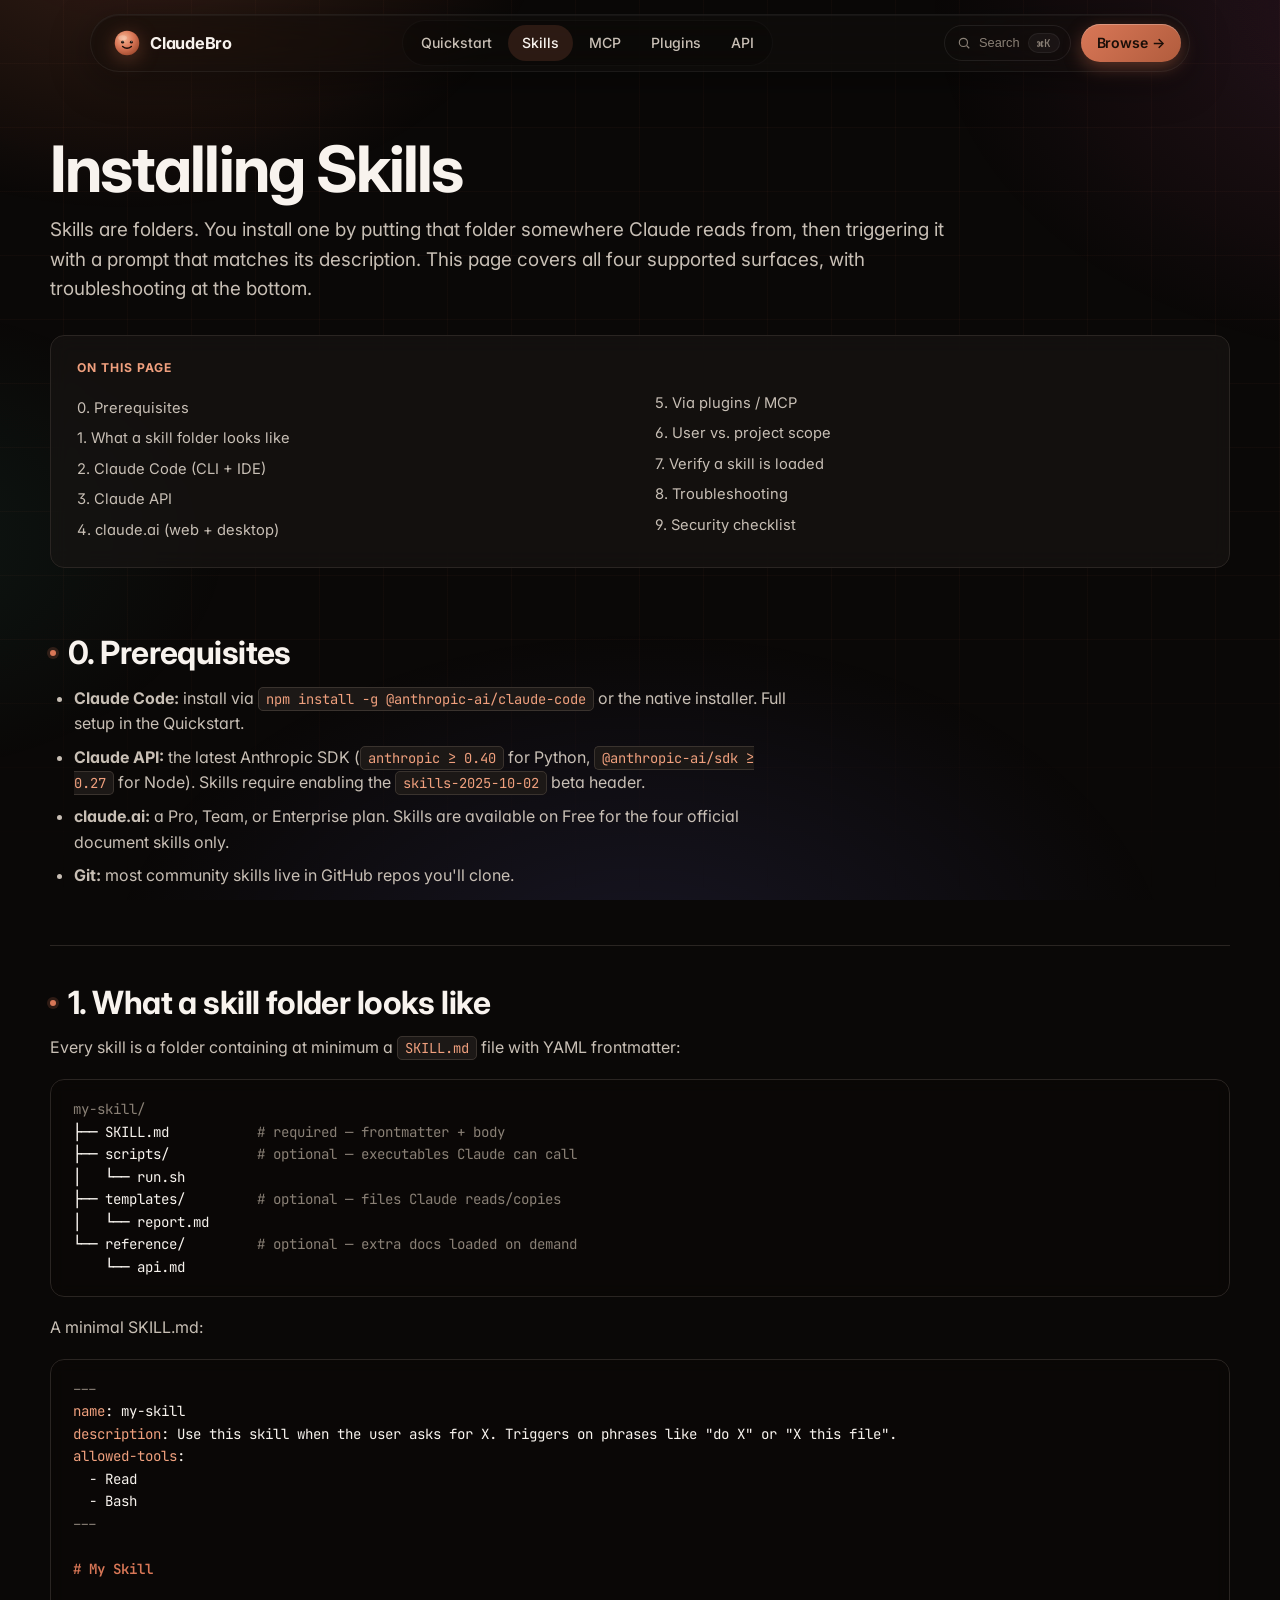
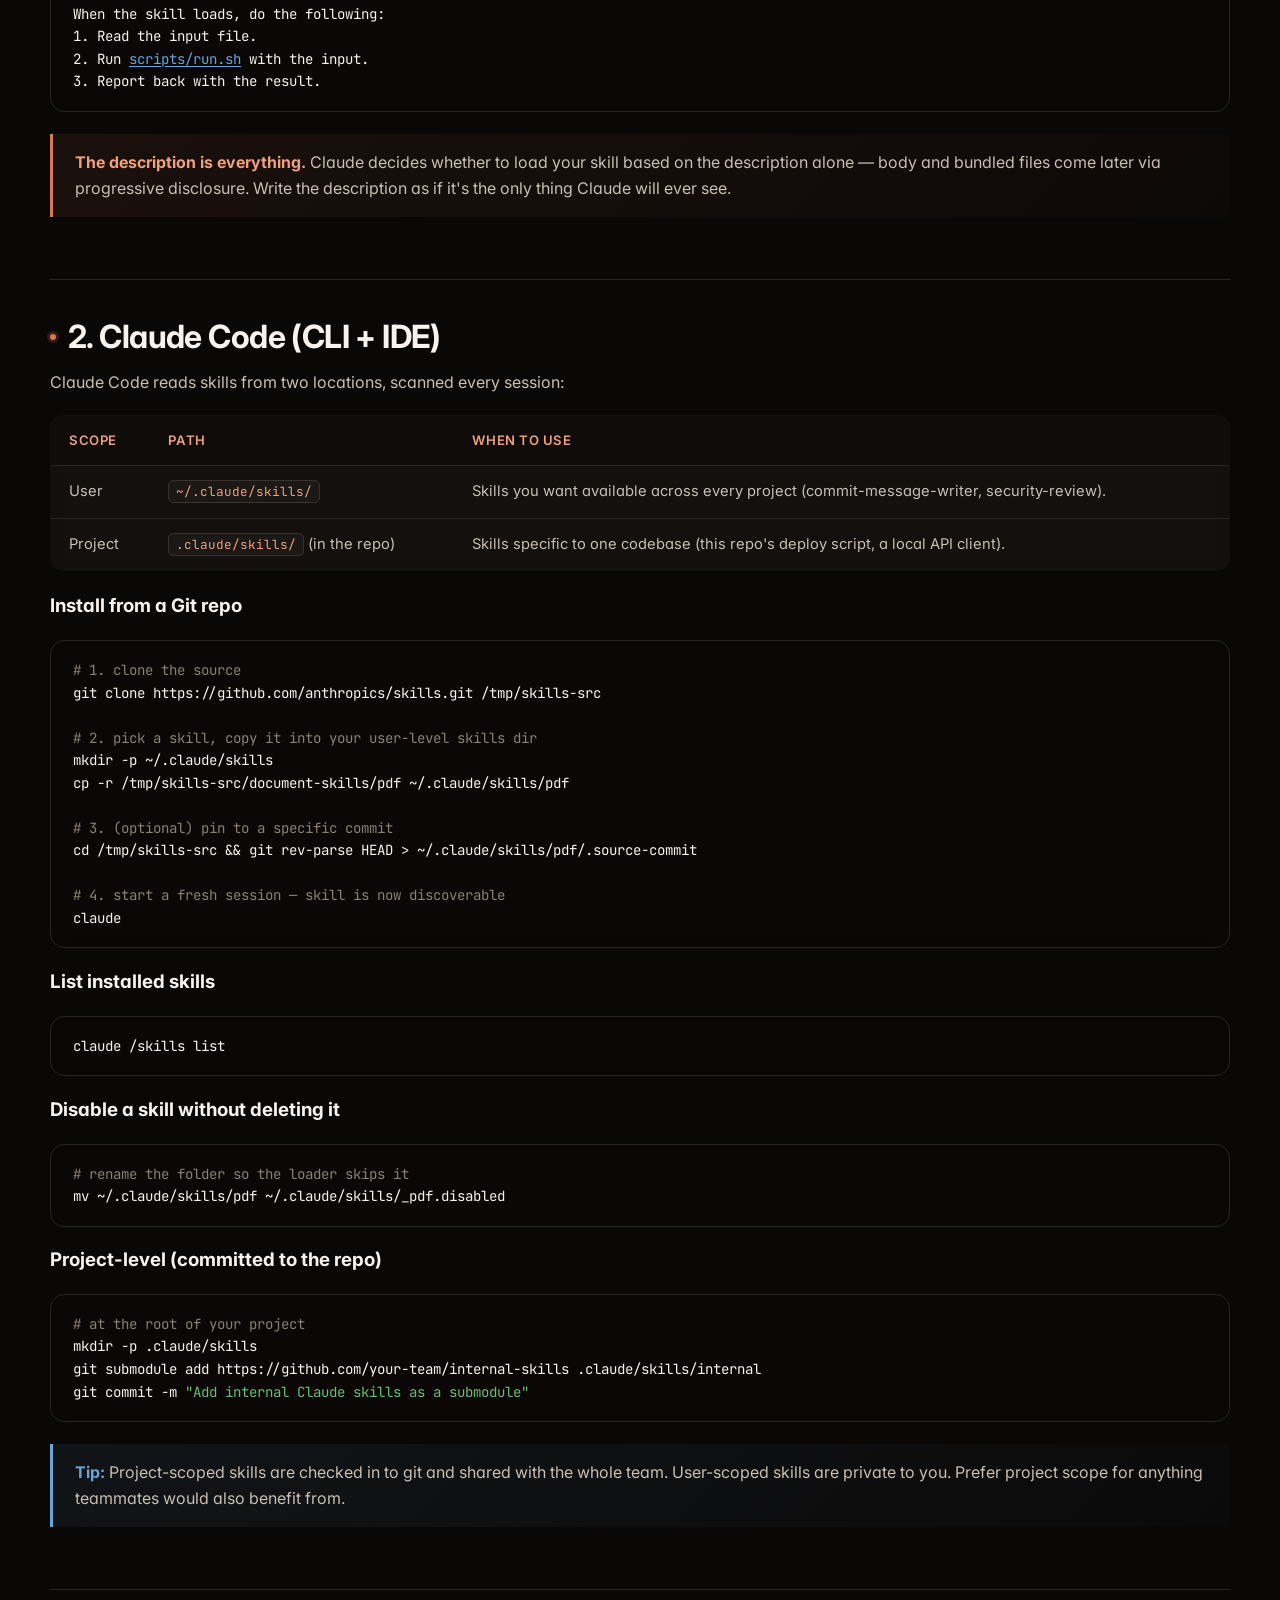
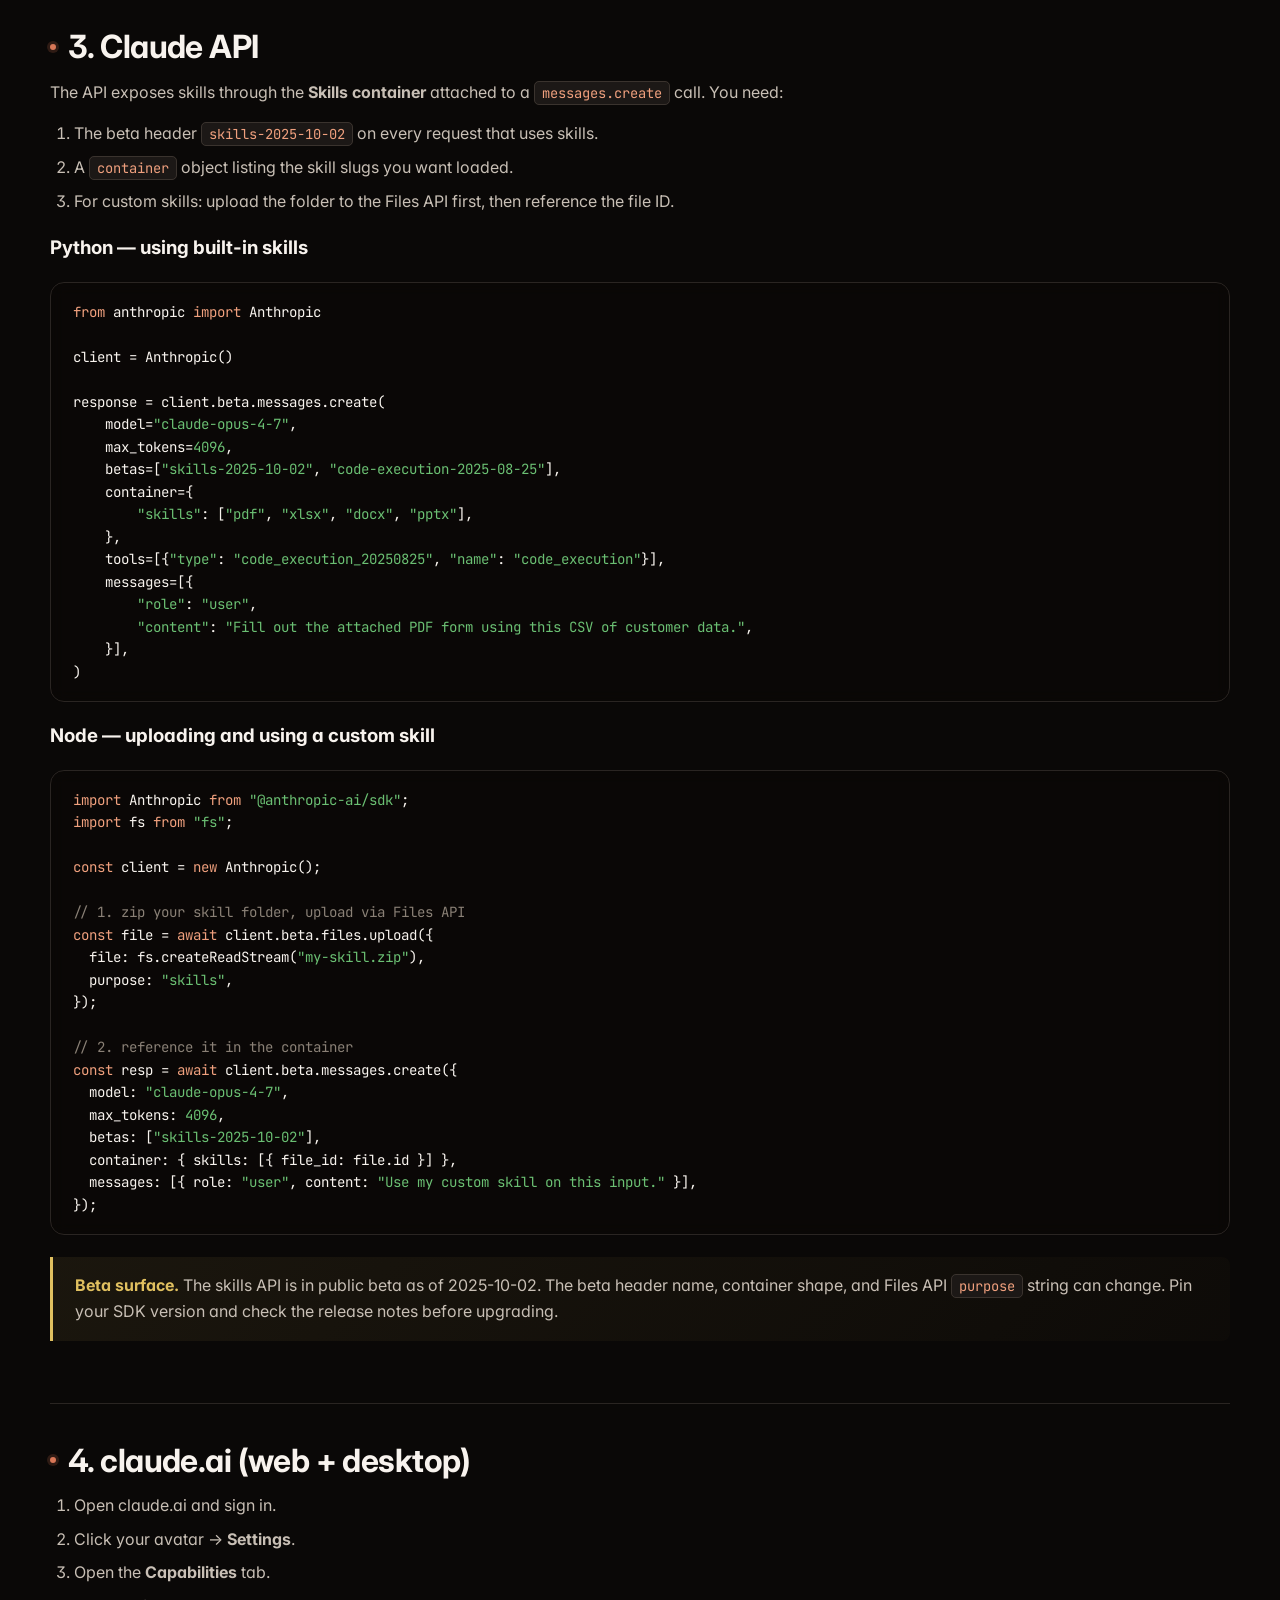
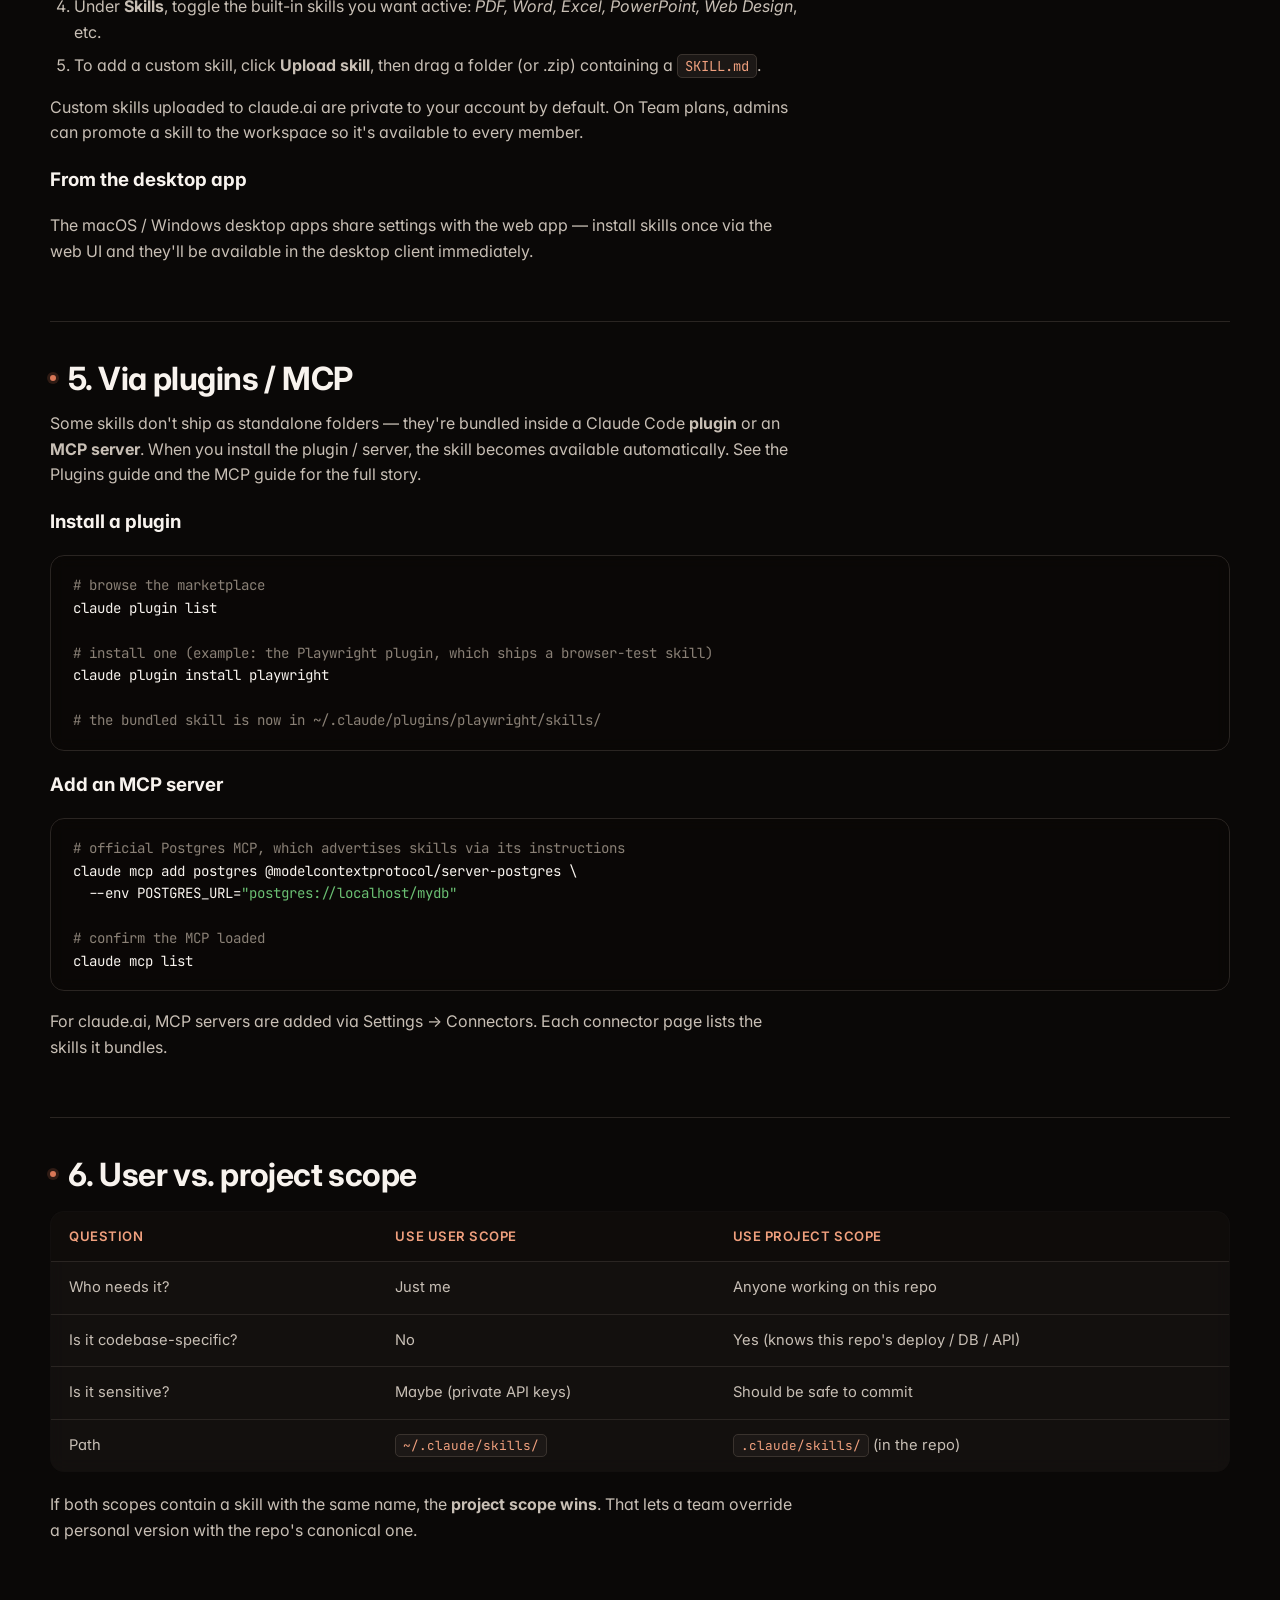
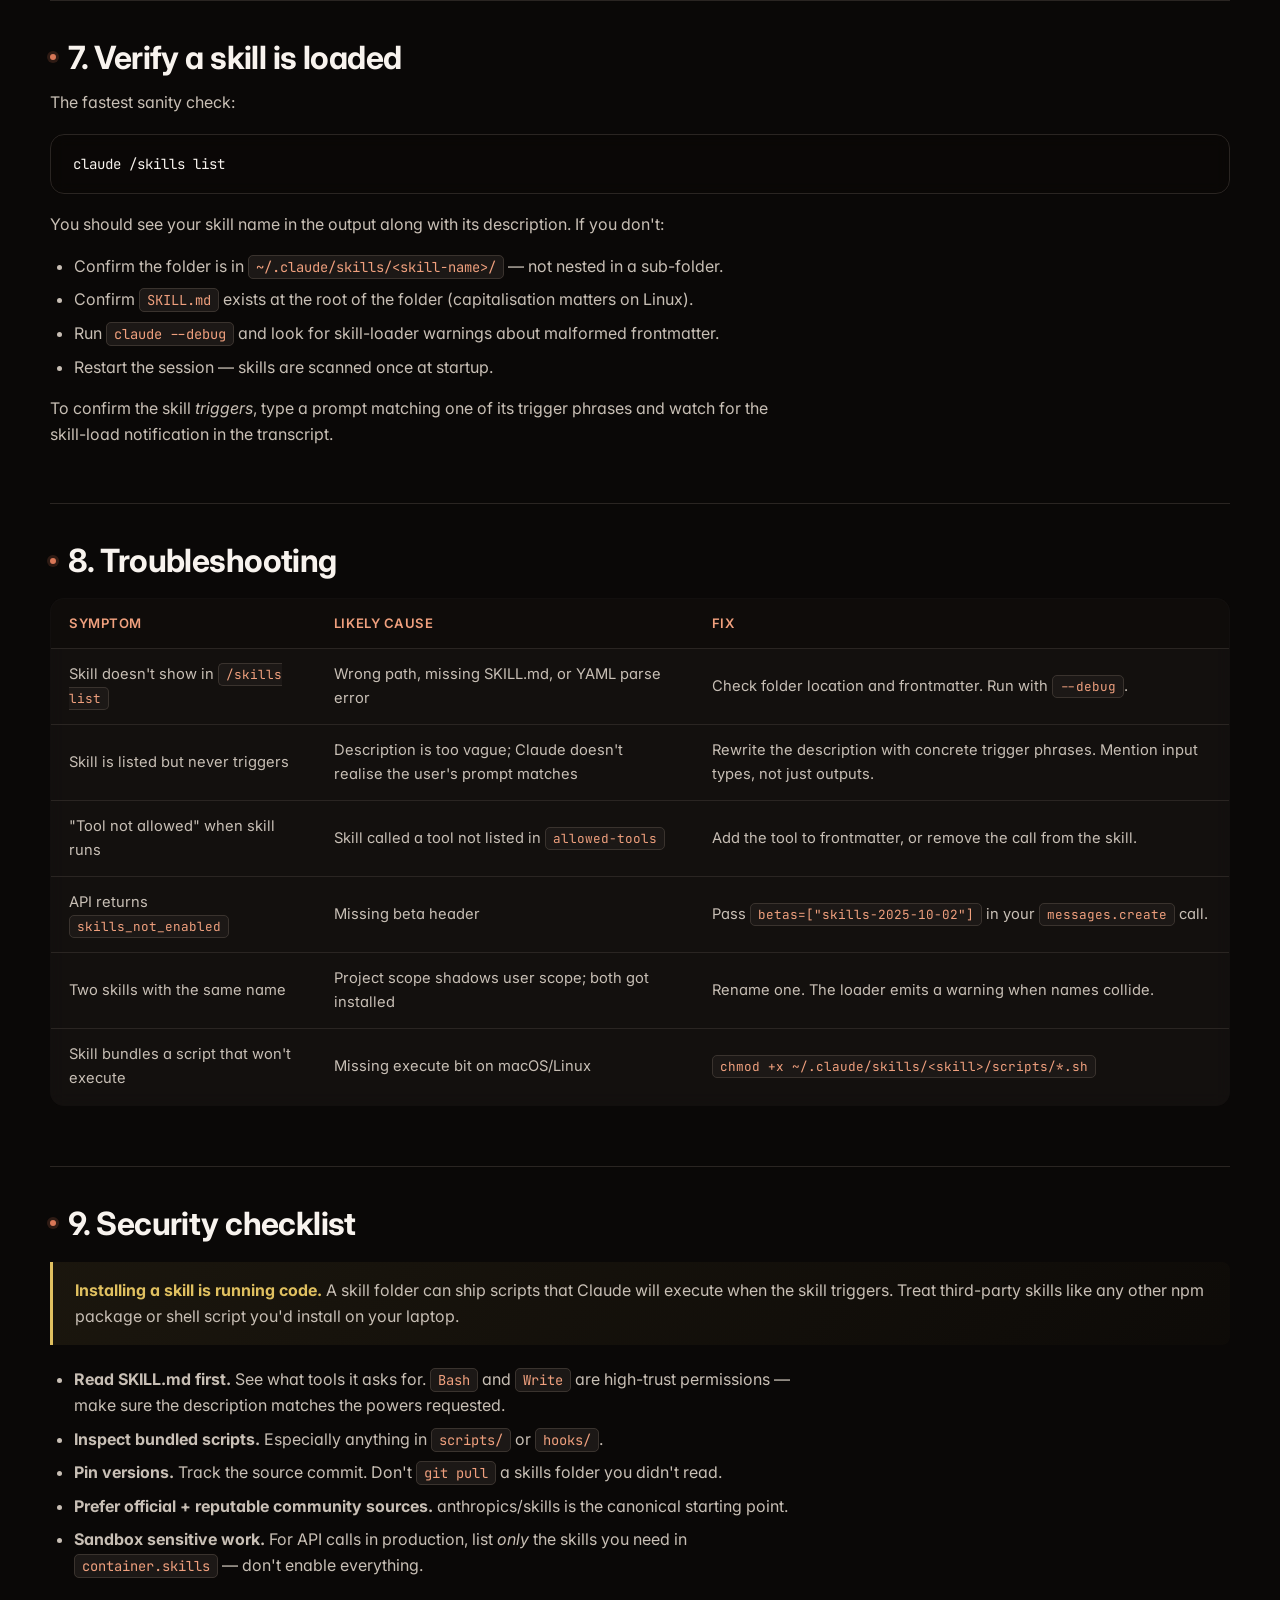
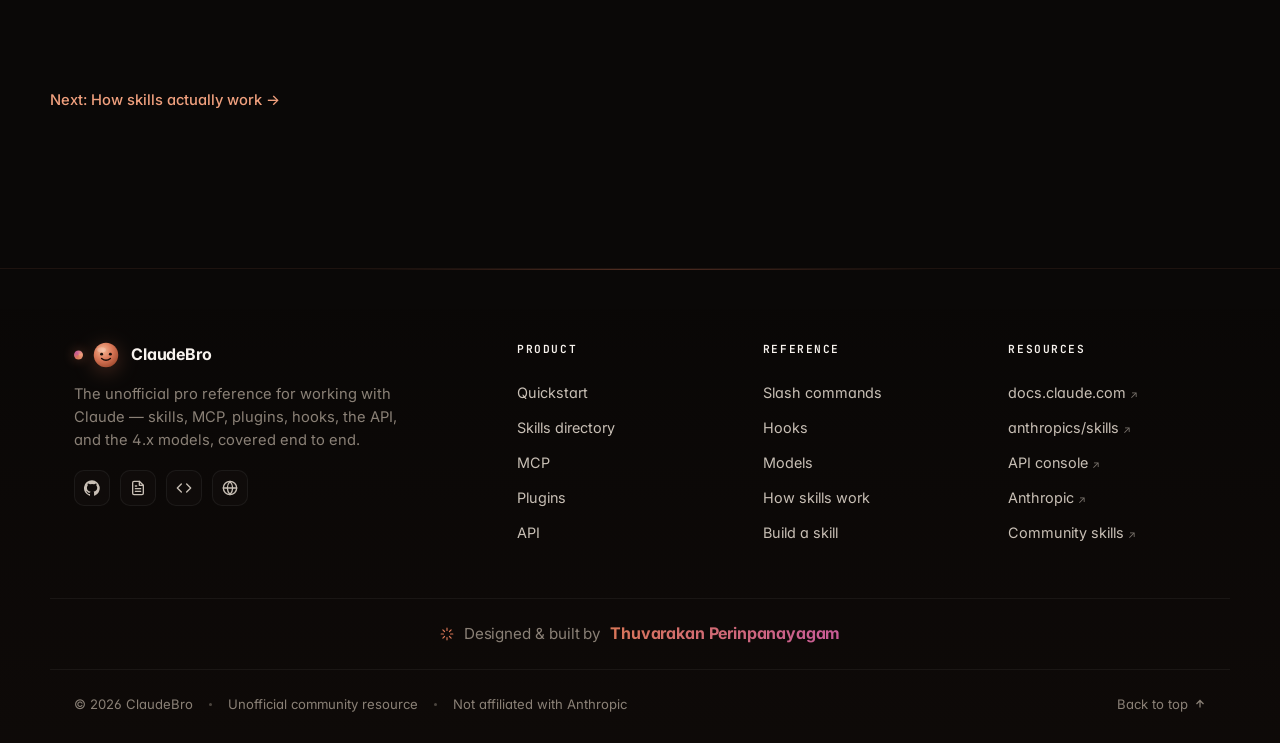
<file: install.html>
<!doctype html>
<html lang="en">
<head>
<meta charset="utf-8" />
<meta name="viewport" content="width=device-width,initial-scale=1" />
<title>Install Claude Skills — Claude Code, API, claude.ai | ClaudeBro</title>
<meta name="description" content="How to install Claude Agent Skills across every surface — Claude Code (CLI + IDE), the Anthropic API, claude.ai, and via plugins / MCP. Troubleshooting and security included." />
<meta name="keywords" content="install Claude skills, ~/.claude/skills, SKILL.md, skills container API, claude.ai capabilities" />
<meta name="author" content="Thuvarakan Perinpanayagam" />
<meta name="robots" content="index, follow, max-snippet:-1, max-image-preview:large, max-video-preview:-1" />
<meta name="theme-color" content="#0a0807" media="(prefers-color-scheme: dark)" />
<meta name="theme-color" content="#d97757" media="(prefers-color-scheme: light)" />
<link rel="canonical" href="https://claudebro.xyz/install.html" />

<!-- Favicons -->
<link rel="icon" type="image/svg+xml" href="/favicon.svg" />
<link rel="alternate icon" type="image/png" href="/favicon.svg" />
<link rel="apple-touch-icon" href="/favicon.svg" />

<!-- Open Graph -->
<meta property="og:type" content="article" />
<meta property="og:site_name" content="ClaudeBro" />
<meta property="og:title" content="Install Claude Skills — Claude Code, API, claude.ai | ClaudeBro" />
<meta property="og:description" content="How to install Claude Agent Skills across every surface — Claude Code (CLI + IDE), the Anthropic API, claude.ai, and via plugins / MCP. Troubleshooting and security included." />
<meta property="og:url" content="https://claudebro.xyz/install.html" />
<meta property="og:image" content="https://claudebro.xyz/og-image.svg" />
<meta property="og:image:width" content="1200" />
<meta property="og:image:height" content="630" />
<meta property="og:image:alt" content="ClaudeBro — A-to-Z reference for Claude" />
<meta property="og:locale" content="en_US" />

<!-- Twitter Card -->
<meta name="twitter:card" content="summary_large_image" />
<meta name="twitter:title" content="Install Claude Skills — Claude Code, API, claude.ai | ClaudeBro" />
<meta name="twitter:description" content="How to install Claude Agent Skills across every surface — Claude Code (CLI + IDE), the Anthropic API, claude.ai, and via plugins / MCP. Troubleshooting and security included." />
<meta name="twitter:image" content="https://claudebro.xyz/og-image.svg" />
<meta name="twitter:image:alt" content="ClaudeBro" />

<script type="application/ld+json">
{
  "@context": "https://schema.org",
  "@type": "TechArticle",
  "headline": "Install Claude Skills",
  "description": "How to install Claude Agent Skills across every surface — Claude Code (CLI + IDE), the Anthropic API, claude.ai, and via plugins / MCP. Troubleshooting and security included.",
  "url": "https://claudebro.xyz/install.html",
  "image": "https://claudebro.xyz/og-image.svg",
  "author": {
    "@type": "Person",
    "name": "Thuvarakan Perinpanayagam"
  },
  "publisher": {
    "@type": "Person",
    "name": "Thuvarakan Perinpanayagam"
  },
  "datePublished": "2026-05-22",
  "dateModified": "2026-05-22",
  "inLanguage": "en-US"
}
</script>
<link rel="stylesheet" href="styles.css" />
<link rel="preconnect" href="https://fonts.googleapis.com" />
<link rel="preconnect" href="https://fonts.gstatic.com" crossorigin />
<link href="https://fonts.googleapis.com/css2?family=Inter:wght@400;500;600;700;800&family=JetBrains+Mono:wght@400;500;600&display=swap" rel="stylesheet" />
<script type="application/ld+json" data-extra="0">
{
  "@context": "https://schema.org",
  "@type": "BreadcrumbList",
  "itemListElement": [
    {
      "@type": "ListItem",
      "position": 1,
      "name": "Home",
      "item": "https://claudebro.xyz/"
    },
    {
      "@type": "ListItem",
      "position": 2,
      "name": "Skills",
      "item": "https://claudebro.xyz/directory.html"
    },
    {
      "@type": "ListItem",
      "position": 3,
      "name": "Install",
      "item": "https://claudebro.xyz/install.html"
    }
  ]
}
</script>
</head>
<body>

<div class="scroll-progress"></div>

<header class="topbar">
  <div class="container nav">
    <a href="index.html" class="brand">
      <svg class="brand-logo" viewBox="0 0 32 32" aria-hidden="true">
        <defs>
          <radialGradient id="bf-install-nav" cx="38%" cy="32%" r="70%">
            <stop offset="0%" stop-color="#f5b692"/>
            <stop offset="55%" stop-color="#d97757"/>
            <stop offset="100%" stop-color="#a64f33"/>
          </radialGradient>
        </defs>
        <circle cx="16" cy="16" r="14" fill="url(#bf-install-nav)"/>
        <ellipse cx="11" cy="10" rx="5" ry="3" fill="#fff" opacity=".22"/>
        <circle cx="11" cy="15" r="1.7" fill="#1a0e08"/>
        <circle cx="11.4" cy="14.5" r="0.5" fill="#fff"/>
        <circle cx="21" cy="15" r="1.7" fill="#1a0e08"/>
        <circle cx="21.4" cy="14.5" r="0.5" fill="#fff"/>
        <path d="M11 20 Q16 24 21 20" stroke="#1a0e08" stroke-width="1.7" fill="none" stroke-linecap="round"/>
      </svg>
      <span class="brand-text">ClaudeBro</span>
    </a>
    <nav class="nav-links">
      <a href="quickstart.html"><span>Quickstart</span></a>
      <a href="directory.html" class="active"><span>Skills</span></a>
      <a href="mcp.html"><span>MCP</span></a>
      <a href="plugins.html"><span>Plugins</span></a>
      <a href="api.html"><span>API</span></a>
    </nav>
    <div style="display:flex;align-items:center;gap:10px;">
      <button class="kbd-hint" data-palette-trigger aria-label="Search">
        <svg width="14" height="14" viewBox="0 0 24 24" fill="none" stroke="currentColor" stroke-width="2"><circle cx="11" cy="11" r="7"/><path d="m21 21-4.3-4.3"/></svg>
        Search <kbd>⌘K</kbd>
      </button>
      <button class="menu-toggle" id="menu-toggle" aria-label="Open menu" aria-expanded="false">☰</button>
      <a class="cta" href="directory.html">Browse →</a>
    </div>
  </div>
</header>

<div class="mobile-drawer" id="mobile-drawer">
  <nav>
    <a href="index.html">Home</a>
    <a href="quickstart.html">Quickstart</a>
    <a href="directory.html" class="active">Skills</a>
    <a href="mcp.html">MCP</a>
    <a href="plugins.html">Plugins</a>
    <a href="api.html">API</a>
    <a href="commands.html">Commands</a>
    <a href="hooks.html">Hooks</a>
    <a href="models.html">Models</a>
  </nav>
</div>

<main class="container install-page">
  <h1>Installing Skills</h1>
  <p class="lede">Skills are folders. You install one by putting that folder somewhere Claude reads from, then triggering it with a prompt that matches its description. This page covers all four supported surfaces, with troubleshooting at the bottom.</p>

  <div class="toc">
    <h4>On this page</h4>
    <ul>
      <li><a href="#prereqs">0. Prerequisites</a></li>
      <li><a href="#anatomy">1. What a skill folder looks like</a></li>
      <li><a href="#claude-code">2. Claude Code (CLI + IDE)</a></li>
      <li><a href="#api">3. Claude API</a></li>
      <li><a href="#claude-ai">4. claude.ai (web + desktop)</a></li>
      <li><a href="#plugins">5. Via plugins / MCP</a></li>
      <li><a href="#scopes">6. User vs. project scope</a></li>
      <li><a href="#verify">7. Verify a skill is loaded</a></li>
      <li><a href="#trouble">8. Troubleshooting</a></li>
      <li><a href="#security">9. Security checklist</a></li>
    </ul>
  </div>

  <section id="prereqs">
    <h2>0. Prerequisites</h2>
    <ul>
      <li><strong>Claude Code:</strong> install via <code>npm install -g @anthropic-ai/claude-code</code> or the native installer. Full setup in the <a href="quickstart.html">Quickstart</a>.</li>
      <li><strong>Claude API:</strong> the latest Anthropic SDK (<code>anthropic ≥ 0.40</code> for Python, <code>@anthropic-ai/sdk ≥ 0.27</code> for Node). Skills require enabling the <code>skills-2025-10-02</code> beta header.</li>
      <li><strong>claude.ai:</strong> a Pro, Team, or Enterprise plan. Skills are available on Free for the four official document skills only.</li>
      <li><strong>Git:</strong> most community skills live in GitHub repos you'll clone.</li>
    </ul>
  </section>

  <section id="anatomy">
    <h2>1. What a skill folder looks like</h2>
    <p>Every skill is a folder containing at minimum a <code>SKILL.md</code> file with YAML frontmatter:</p>
<pre><span class="c-tok-com">my-skill/</span>
├── SKILL.md           <span class="c-tok-com"># required — frontmatter + body</span>
├── scripts/           <span class="c-tok-com"># optional — executables Claude can call</span>
│   └── run.sh
├── templates/         <span class="c-tok-com"># optional — files Claude reads/copies</span>
│   └── report.md
└── reference/         <span class="c-tok-com"># optional — extra docs loaded on demand</span>
    └── api.md</pre>

    <p>A minimal SKILL.md:</p>
<pre><span class="c-tok-com">---</span>
<span class="c-tok-key">name</span>: my-skill
<span class="c-tok-key">description</span>: Use this skill when the user asks for X. Triggers on phrases like "do X" or "X this file".
<span class="c-tok-key">allowed-tools</span>:
  - Read
  - Bash
<span class="c-tok-com">---</span>

<span class="c-tok-h"># My Skill</span>

When the skill loads, do the following:
1. Read the input file.
2. Run <span class="c-tok-link">scripts/run.sh</span> with the input.
3. Report back with the result.</pre>

    <div class="callout">
      <strong>The description is everything.</strong> Claude decides whether to load your skill based on the description alone — body and bundled files come later via progressive disclosure. Write the description as if it's the only thing Claude will ever see.
    </div>
  </section>

  <section id="claude-code">
    <h2>2. Claude Code (CLI + IDE)</h2>
    <p>Claude Code reads skills from two locations, scanned every session:</p>
    <table>
      <thead><tr><th>Scope</th><th>Path</th><th>When to use</th></tr></thead>
      <tbody>
        <tr><td>User</td><td><code>~/.claude/skills/</code></td><td>Skills you want available across every project (commit-message-writer, security-review).</td></tr>
        <tr><td>Project</td><td><code>.claude/skills/</code> (in the repo)</td><td>Skills specific to one codebase (this repo's deploy script, a local API client).</td></tr>
      </tbody>
    </table>

    <h3>Install from a Git repo</h3>
<pre><span class="c-tok-com"># 1. clone the source</span>
git clone https://github.com/anthropics/skills.git /tmp/skills-src

<span class="c-tok-com"># 2. pick a skill, copy it into your user-level skills dir</span>
mkdir -p ~/.claude/skills
cp -r /tmp/skills-src/document-skills/pdf ~/.claude/skills/pdf

<span class="c-tok-com"># 3. (optional) pin to a specific commit</span>
cd /tmp/skills-src &amp;&amp; git rev-parse HEAD &gt; ~/.claude/skills/pdf/.source-commit

<span class="c-tok-com"># 4. start a fresh session — skill is now discoverable</span>
claude</pre>

    <h3>List installed skills</h3>
<pre>claude /skills list</pre>

    <h3>Disable a skill without deleting it</h3>
<pre><span class="c-tok-com"># rename the folder so the loader skips it</span>
mv ~/.claude/skills/pdf ~/.claude/skills/_pdf.disabled</pre>

    <h3>Project-level (committed to the repo)</h3>
<pre><span class="c-tok-com"># at the root of your project</span>
mkdir -p .claude/skills
git submodule add https://github.com/your-team/internal-skills .claude/skills/internal
git commit -m <span class="c-tok-str">"Add internal Claude skills as a submodule"</span></pre>

    <div class="callout info">
      <strong>Tip:</strong> Project-scoped skills are checked in to git and shared with the whole team. User-scoped skills are private to you. Prefer project scope for anything teammates would also benefit from.
    </div>
  </section>

  <section id="api">
    <h2>3. Claude API</h2>
    <p>The API exposes skills through the <strong>Skills container</strong> attached to a <code>messages.create</code> call. You need:</p>
    <ol>
      <li>The beta header <code>skills-2025-10-02</code> on every request that uses skills.</li>
      <li>A <code>container</code> object listing the skill slugs you want loaded.</li>
      <li>For custom skills: upload the folder to the Files API first, then reference the file ID.</li>
    </ol>

    <h3>Python — using built-in skills</h3>
<pre><span class="c-tok-key">from</span> anthropic <span class="c-tok-key">import</span> Anthropic

client = Anthropic()

response = client.beta.messages.create(
    model=<span class="c-tok-str">"claude-opus-4-7"</span>,
    max_tokens=<span class="c-tok-str">4096</span>,
    betas=[<span class="c-tok-str">"skills-2025-10-02"</span>, <span class="c-tok-str">"code-execution-2025-08-25"</span>],
    container={
        <span class="c-tok-str">"skills"</span>: [<span class="c-tok-str">"pdf"</span>, <span class="c-tok-str">"xlsx"</span>, <span class="c-tok-str">"docx"</span>, <span class="c-tok-str">"pptx"</span>],
    },
    tools=[{<span class="c-tok-str">"type"</span>: <span class="c-tok-str">"code_execution_20250825"</span>, <span class="c-tok-str">"name"</span>: <span class="c-tok-str">"code_execution"</span>}],
    messages=[{
        <span class="c-tok-str">"role"</span>: <span class="c-tok-str">"user"</span>,
        <span class="c-tok-str">"content"</span>: <span class="c-tok-str">"Fill out the attached PDF form using this CSV of customer data."</span>,
    }],
)</pre>

    <h3>Node — uploading and using a custom skill</h3>
<pre><span class="c-tok-key">import</span> Anthropic <span class="c-tok-key">from</span> <span class="c-tok-str">"@anthropic-ai/sdk"</span>;
<span class="c-tok-key">import</span> fs <span class="c-tok-key">from</span> <span class="c-tok-str">"fs"</span>;

<span class="c-tok-key">const</span> client = <span class="c-tok-key">new</span> Anthropic();

<span class="c-tok-com">// 1. zip your skill folder, upload via Files API</span>
<span class="c-tok-key">const</span> file = <span class="c-tok-key">await</span> client.beta.files.upload({
  file: fs.createReadStream(<span class="c-tok-str">"my-skill.zip"</span>),
  purpose: <span class="c-tok-str">"skills"</span>,
});

<span class="c-tok-com">// 2. reference it in the container</span>
<span class="c-tok-key">const</span> resp = <span class="c-tok-key">await</span> client.beta.messages.create({
  model: <span class="c-tok-str">"claude-opus-4-7"</span>,
  max_tokens: <span class="c-tok-str">4096</span>,
  betas: [<span class="c-tok-str">"skills-2025-10-02"</span>],
  container: { skills: [{ file_id: file.id }] },
  messages: [{ role: <span class="c-tok-str">"user"</span>, content: <span class="c-tok-str">"Use my custom skill on this input."</span> }],
});</pre>

    <div class="callout warn">
      <strong>Beta surface.</strong> The skills API is in public beta as of 2025-10-02. The beta header name, container shape, and Files API <code>purpose</code> string can change. Pin your SDK version and check the release notes before upgrading.
    </div>
  </section>

  <section id="claude-ai">
    <h2>4. claude.ai (web + desktop)</h2>
    <ol>
      <li>Open <a href="https://claude.ai" target="_blank" rel="noopener">claude.ai</a> and sign in.</li>
      <li>Click your avatar → <strong>Settings</strong>.</li>
      <li>Open the <strong>Capabilities</strong> tab.</li>
      <li>Under <strong>Skills</strong>, toggle the built-in skills you want active: <em>PDF, Word, Excel, PowerPoint, Web Design</em>, etc.</li>
      <li>To add a custom skill, click <strong>Upload skill</strong>, then drag a folder (or .zip) containing a <code>SKILL.md</code>.</li>
    </ol>

    <p>Custom skills uploaded to claude.ai are private to your account by default. On Team plans, admins can promote a skill to the workspace so it's available to every member.</p>

    <h3>From the desktop app</h3>
    <p>The macOS / Windows desktop apps share settings with the web app — install skills once via the web UI and they'll be available in the desktop client immediately.</p>
  </section>

  <section id="plugins">
    <h2>5. Via plugins / MCP</h2>
    <p>Some skills don't ship as standalone folders — they're bundled inside a Claude Code <strong>plugin</strong> or an <strong>MCP server</strong>. When you install the plugin / server, the skill becomes available automatically. See the <a href="plugins.html">Plugins guide</a> and the <a href="mcp.html">MCP guide</a> for the full story.</p>

    <h3>Install a plugin</h3>
<pre><span class="c-tok-com"># browse the marketplace</span>
claude plugin list

<span class="c-tok-com"># install one (example: the Playwright plugin, which ships a browser-test skill)</span>
claude plugin install playwright

<span class="c-tok-com"># the bundled skill is now in ~/.claude/plugins/playwright/skills/</span></pre>

    <h3>Add an MCP server</h3>
<pre><span class="c-tok-com"># official Postgres MCP, which advertises skills via its instructions</span>
claude mcp add postgres @modelcontextprotocol/server-postgres \
  --env POSTGRES_URL=<span class="c-tok-str">"postgres://localhost/mydb"</span>

<span class="c-tok-com"># confirm the MCP loaded</span>
claude mcp list</pre>

    <p>For claude.ai, MCP servers are added via Settings → Connectors. Each connector page lists the skills it bundles.</p>
  </section>

  <section id="scopes">
    <h2>6. User vs. project scope</h2>
    <table>
      <thead><tr><th>Question</th><th>Use user scope</th><th>Use project scope</th></tr></thead>
      <tbody>
        <tr><td>Who needs it?</td><td>Just me</td><td>Anyone working on this repo</td></tr>
        <tr><td>Is it codebase-specific?</td><td>No</td><td>Yes (knows this repo's deploy / DB / API)</td></tr>
        <tr><td>Is it sensitive?</td><td>Maybe (private API keys)</td><td>Should be safe to commit</td></tr>
        <tr><td>Path</td><td><code>~/.claude/skills/</code></td><td><code>.claude/skills/</code> (in the repo)</td></tr>
      </tbody>
    </table>
    <p>If both scopes contain a skill with the same name, the <strong>project scope wins</strong>. That lets a team override a personal version with the repo's canonical one.</p>
  </section>

  <section id="verify">
    <h2>7. Verify a skill is loaded</h2>
    <p>The fastest sanity check:</p>
<pre>claude /skills list</pre>
    <p>You should see your skill name in the output along with its description. If you don't:</p>
    <ul>
      <li>Confirm the folder is in <code>~/.claude/skills/&lt;skill-name&gt;/</code> — not nested in a sub-folder.</li>
      <li>Confirm <code>SKILL.md</code> exists at the root of the folder (capitalisation matters on Linux).</li>
      <li>Run <code>claude --debug</code> and look for skill-loader warnings about malformed frontmatter.</li>
      <li>Restart the session — skills are scanned once at startup.</li>
    </ul>
    <p>To confirm the skill <em>triggers</em>, type a prompt matching one of its trigger phrases and watch for the skill-load notification in the transcript.</p>
  </section>

  <section id="trouble">
    <h2>8. Troubleshooting</h2>
    <table>
      <thead><tr><th>Symptom</th><th>Likely cause</th><th>Fix</th></tr></thead>
      <tbody>
        <tr>
          <td>Skill doesn't show in <code>/skills list</code></td>
          <td>Wrong path, missing SKILL.md, or YAML parse error</td>
          <td>Check folder location and frontmatter. Run with <code>--debug</code>.</td>
        </tr>
        <tr>
          <td>Skill is listed but never triggers</td>
          <td>Description is too vague; Claude doesn't realise the user's prompt matches</td>
          <td>Rewrite the description with concrete trigger phrases. Mention input types, not just outputs.</td>
        </tr>
        <tr>
          <td>"Tool not allowed" when skill runs</td>
          <td>Skill called a tool not listed in <code>allowed-tools</code></td>
          <td>Add the tool to frontmatter, or remove the call from the skill.</td>
        </tr>
        <tr>
          <td>API returns <code>skills_not_enabled</code></td>
          <td>Missing beta header</td>
          <td>Pass <code>betas=["skills-2025-10-02"]</code> in your <code>messages.create</code> call.</td>
        </tr>
        <tr>
          <td>Two skills with the same name</td>
          <td>Project scope shadows user scope; both got installed</td>
          <td>Rename one. The loader emits a warning when names collide.</td>
        </tr>
        <tr>
          <td>Skill bundles a script that won't execute</td>
          <td>Missing execute bit on macOS/Linux</td>
          <td><code>chmod +x ~/.claude/skills/&lt;skill&gt;/scripts/*.sh</code></td>
        </tr>
      </tbody>
    </table>
  </section>

  <section id="security">
    <h2>9. Security checklist</h2>
    <div class="callout warn">
      <strong>Installing a skill is running code.</strong> A skill folder can ship scripts that Claude will execute when the skill triggers. Treat third-party skills like any other npm package or shell script you'd install on your laptop.
    </div>
    <ul>
      <li><strong>Read SKILL.md first.</strong> See what tools it asks for. <code>Bash</code> and <code>Write</code> are high-trust permissions — make sure the description matches the powers requested.</li>
      <li><strong>Inspect bundled scripts.</strong> Especially anything in <code>scripts/</code> or <code>hooks/</code>.</li>
      <li><strong>Pin versions.</strong> Track the source commit. Don't <code>git pull</code> a skills folder you didn't read.</li>
      <li><strong>Prefer official + reputable community sources.</strong> <a href="https://github.com/anthropics/skills" target="_blank" rel="noopener">anthropics/skills</a> is the canonical starting point.</li>
      <li><strong>Sandbox sensitive work.</strong> For API calls in production, list <em>only</em> the skills you need in <code>container.skills</code> — don't enable everything.</li>
    </ul>
  </section>

  <p style="margin-top:40px;"><a class="link" href="guide.html">Next: How skills actually work →</a></p>
</main>

<footer class="footer">
  <div class="container footer-grid">
    <div class="footer-brand">
      <div class="footer-logo">
        <svg class="footer-logo-mark" viewBox="0 0 32 32" aria-hidden="true">
          <defs>
            <radialGradient id="bf-install-foot" cx="38%" cy="32%" r="70%">
              <stop offset="0%" stop-color="#f5b692"/>
              <stop offset="55%" stop-color="#d97757"/>
              <stop offset="100%" stop-color="#a64f33"/>
            </radialGradient>
          </defs>
          <circle cx="16" cy="16" r="14" fill="url(#bf-install-foot)"/>
          <ellipse cx="11" cy="10" rx="5" ry="3" fill="#fff" opacity=".22"/>
          <circle cx="11" cy="15" r="1.7" fill="#1a0e08"/>
          <circle cx="21" cy="15" r="1.7" fill="#1a0e08"/>
          <path d="M11 20 Q16 24 21 20" stroke="#1a0e08" stroke-width="1.7" fill="none" stroke-linecap="round"/>
        </svg>
        <strong>ClaudeBro</strong>
      </div>
      <p>The unofficial pro reference for working with Claude — skills, MCP, plugins, hooks, the API, and the 4.x models, covered end to end.</p>
      <div class="footer-social">
        <a href="https://github.com/anthropics/skills" target="_blank" rel="noopener" aria-label="anthropics/skills on GitHub">
          <svg viewBox="0 0 24 24" fill="currentColor"><path d="M12 .3a12 12 0 0 0-3.8 23.4c.6.1.8-.3.8-.6v-2.2c-3.3.7-4-1.6-4-1.6-.6-1.4-1.4-1.8-1.4-1.8-1-.7.1-.7.1-.7 1.2 0 1.9 1.2 1.9 1.2 1 1.8 2.8 1.3 3.5 1 .1-.8.4-1.3.8-1.6-2.7-.3-5.5-1.3-5.5-6 0-1.2.5-2.3 1.3-3.1-.2-.4-.6-1.6 0-3.2 0 0 1-.3 3.4 1.2a11.5 11.5 0 0 1 6 0c2.3-1.5 3.3-1.2 3.3-1.2.7 1.6.2 2.8.1 3.2.8.8 1.3 1.9 1.3 3.1 0 4.6-2.8 5.7-5.5 6 .5.4.8 1.1.8 2.2v3.3c0 .3.2.7.8.6A12 12 0 0 0 12 .3"/></svg>
        </a>
        <a href="https://docs.claude.com" target="_blank" rel="noopener" aria-label="Claude documentation">
          <svg viewBox="0 0 24 24" fill="none" stroke="currentColor" stroke-width="2" stroke-linecap="round" stroke-linejoin="round"><path d="M14 2H6a2 2 0 0 0-2 2v16a2 2 0 0 0 2 2h12a2 2 0 0 0 2-2V8z"/><polyline points="14 2 14 8 20 8"/><line x1="16" y1="13" x2="8" y2="13"/><line x1="16" y1="17" x2="8" y2="17"/><line x1="10" y1="9" x2="8" y2="9"/></svg>
        </a>
        <a href="https://console.anthropic.com" target="_blank" rel="noopener" aria-label="Anthropic API console">
          <svg viewBox="0 0 24 24" fill="none" stroke="currentColor" stroke-width="2" stroke-linecap="round" stroke-linejoin="round"><polyline points="16 18 22 12 16 6"/><polyline points="8 6 2 12 8 18"/></svg>
        </a>
        <a href="https://www.anthropic.com" target="_blank" rel="noopener" aria-label="Anthropic">
          <svg viewBox="0 0 24 24" fill="none" stroke="currentColor" stroke-width="2" stroke-linecap="round" stroke-linejoin="round"><circle cx="12" cy="12" r="10"/><line x1="2" y1="12" x2="22" y2="12"/><path d="M12 2a15.3 15.3 0 0 1 4 10 15.3 15.3 0 0 1-4 10 15.3 15.3 0 0 1-4-10 15.3 15.3 0 0 1 4-10z"/></svg>
        </a>
      </div>
    </div>

    <div class="footer-col">
      <h4>Product</h4>
      <a href="quickstart.html">Quickstart</a>
      <a href="directory.html">Skills directory</a>
      <a href="mcp.html">MCP</a>
      <a href="plugins.html">Plugins</a>
      <a href="api.html">API</a>
    </div>

    <div class="footer-col">
      <h4>Reference</h4>
      <a href="commands.html">Slash commands</a>
      <a href="hooks.html">Hooks</a>
      <a href="models.html">Models</a>
      <a href="guide.html">How skills work</a>
      <a href="create.html">Build a skill</a>
    </div>

    <div class="footer-col">
      <h4>Resources</h4>
      <a href="https://docs.claude.com" target="_blank" rel="noopener">docs.claude.com<span class="ext">↗</span></a>
      <a href="https://github.com/anthropics/skills" target="_blank" rel="noopener">anthropics/skills<span class="ext">↗</span></a>
      <a href="https://console.anthropic.com" target="_blank" rel="noopener">API console<span class="ext">↗</span></a>
      <a href="https://www.anthropic.com" target="_blank" rel="noopener">Anthropic<span class="ext">↗</span></a>
      <a href="https://github.com/topics/claude-skills" target="_blank" rel="noopener">Community skills<span class="ext">↗</span></a>
    </div>
  </div>

  <div class="container footer-credit-line">
    <svg class="credit-spark" viewBox="0 0 24 24" fill="none" stroke="currentColor" stroke-width="2" stroke-linecap="round" stroke-linejoin="round"><path d="M12 2v4M12 18v4M4.93 4.93l2.83 2.83M16.24 16.24l2.83 2.83M2 12h4M18 12h4M4.93 19.07l2.83-2.83M16.24 7.76l2.83-2.83"/></svg>
    <span>Designed &amp; built by</span>
    <span class="credit-name">Thuvarakan Perinpanayagam</span>
  </div>

  <div class="container footer-bottom">
    <div class="footer-meta">
      <span>© 2026 ClaudeBro</span>
      <span class="sep"></span>
      <span>Unofficial community resource</span>
      <span class="sep"></span>
      <span>Not affiliated with Anthropic</span>
    </div>
    <a class="footer-back-top" href="#top">Back to top
      <svg width="12" height="12" viewBox="0 0 24 24" fill="none" stroke="currentColor" stroke-width="2.5"><path d="M12 19V5M5 12l7-7 7 7"/></svg>
    </a>
  </div>
</footer>

<button class="fab" id="fab" aria-label="Back to top">
  <svg width="18" height="18" viewBox="0 0 24 24" fill="none" stroke="currentColor" stroke-width="2.5"><path d="M12 19V5M5 12l7-7 7 7"/></svg>
</button>

<div class="palette-backdrop" id="palette-backdrop" role="dialog" aria-label="Search">
  <div class="palette">
    <div class="palette-search">
      <svg width="18" height="18" viewBox="0 0 24 24" fill="none" stroke="currentColor" stroke-width="2"><circle cx="11" cy="11" r="7"/><path d="m21 21-4.3-4.3"/></svg>
      <label for="palette-input" class="sr-only">Search skills</label>
      <input id="palette-input" type="text" placeholder="Search 101 skills — name, trigger, description…" aria-label="Search skills" autocomplete="off" />
      <span class="esc">esc</span>
    </div>
    <div class="palette-results" id="palette-results"></div>
  </div>
</div>

<script src="skills-data.js"></script>
<script src="script.js"></script>
</body>
</html>
</file>
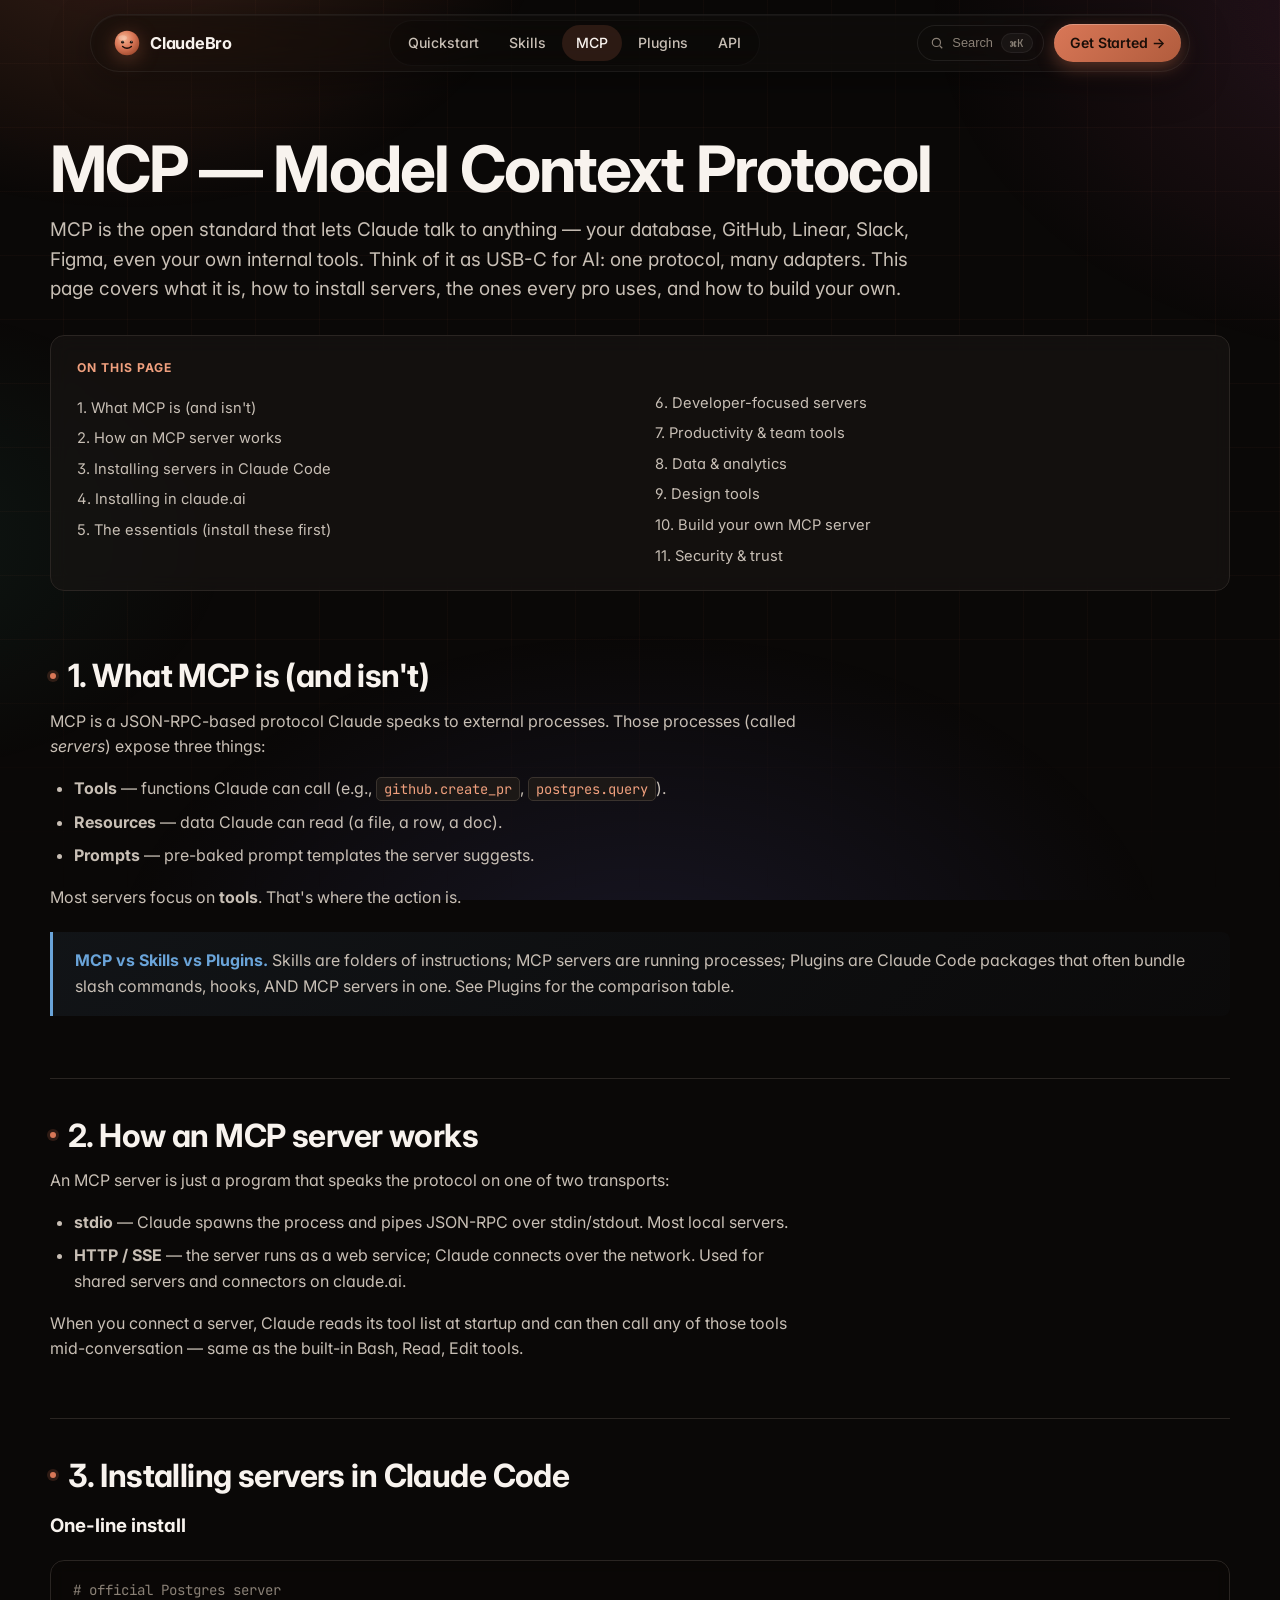
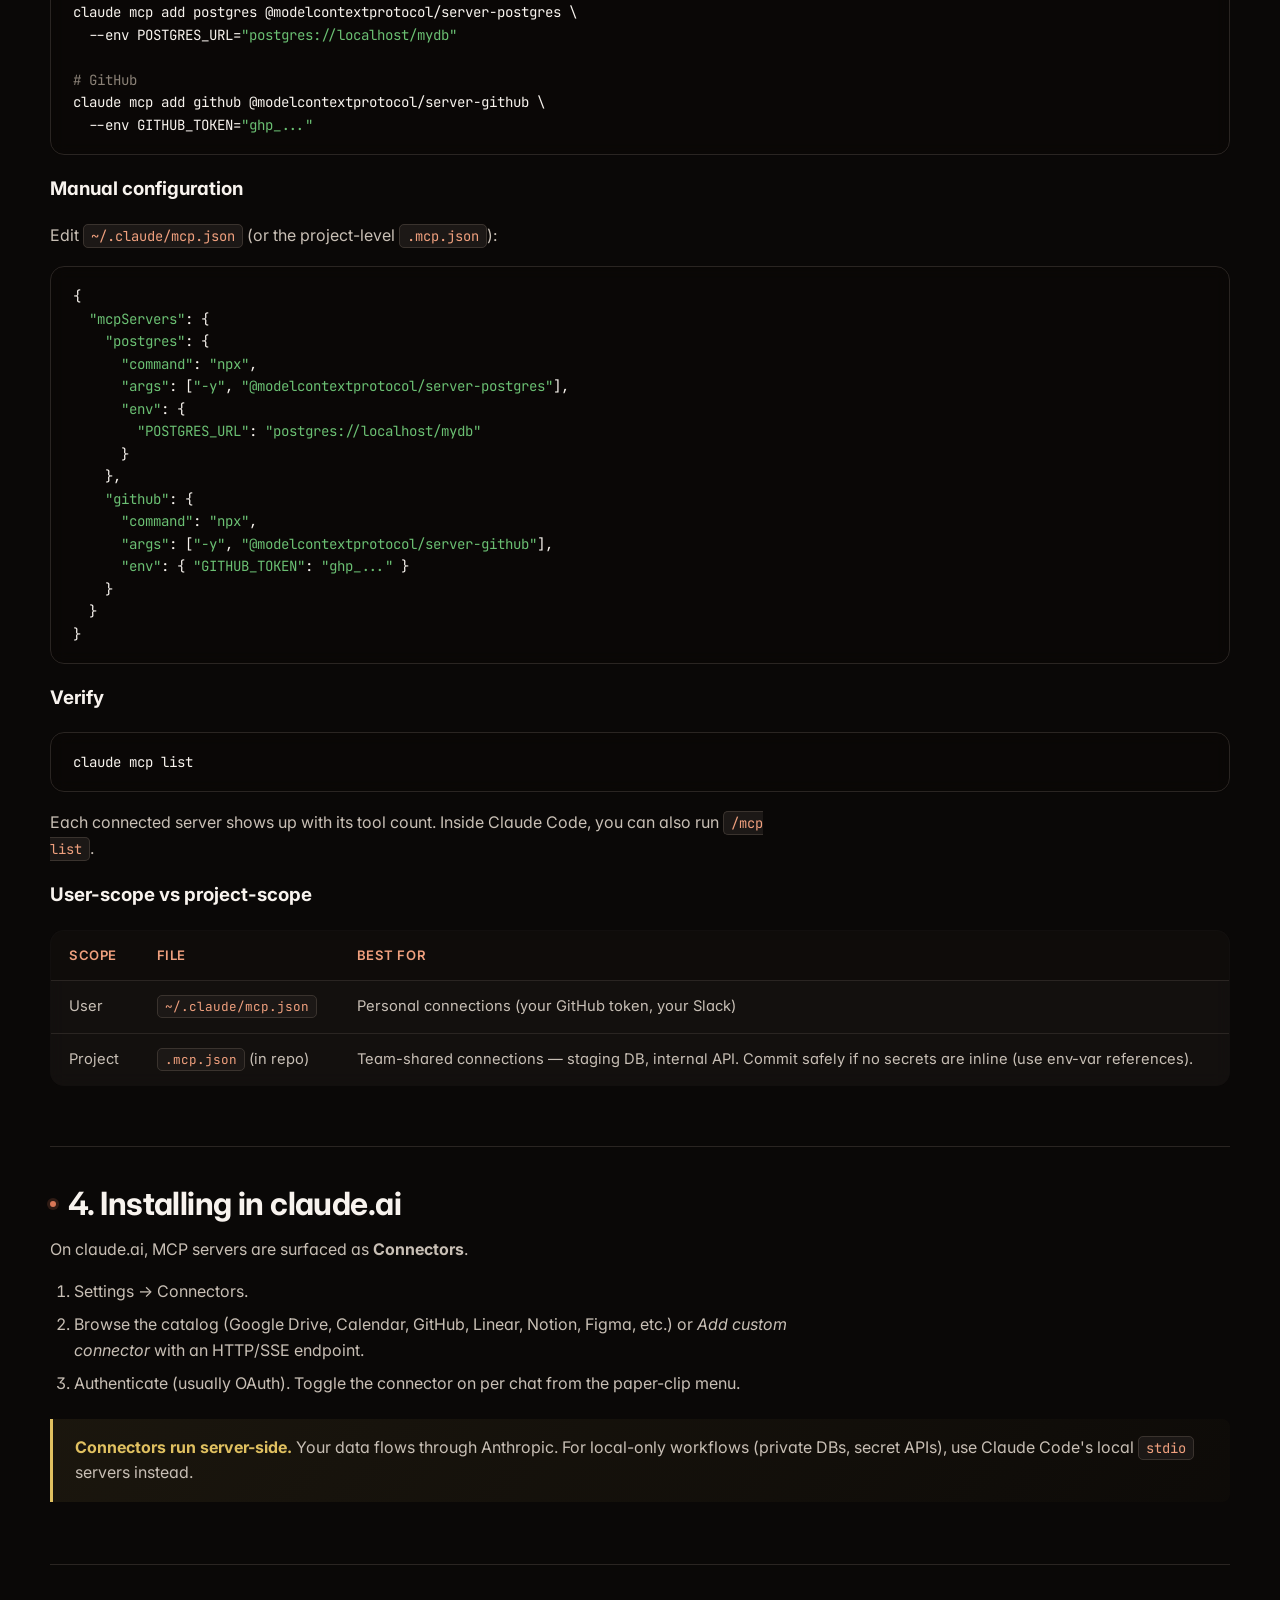
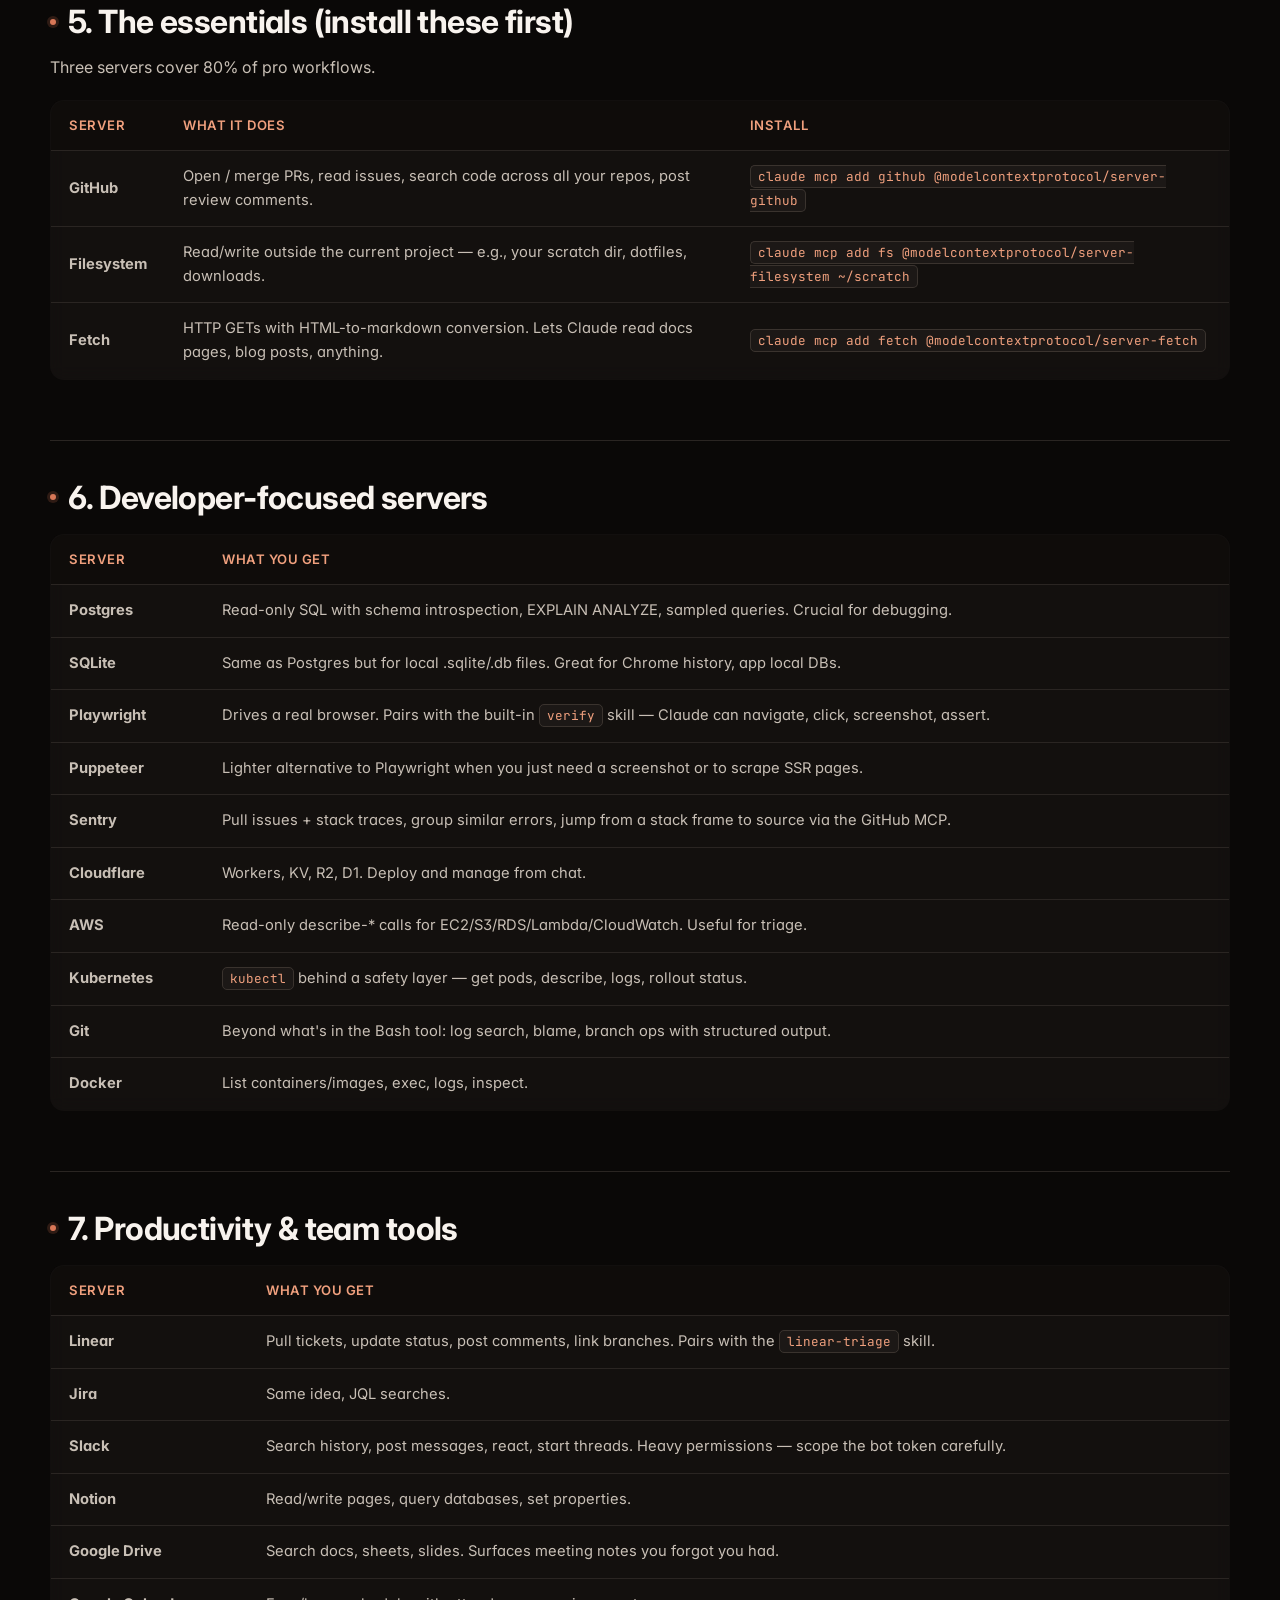
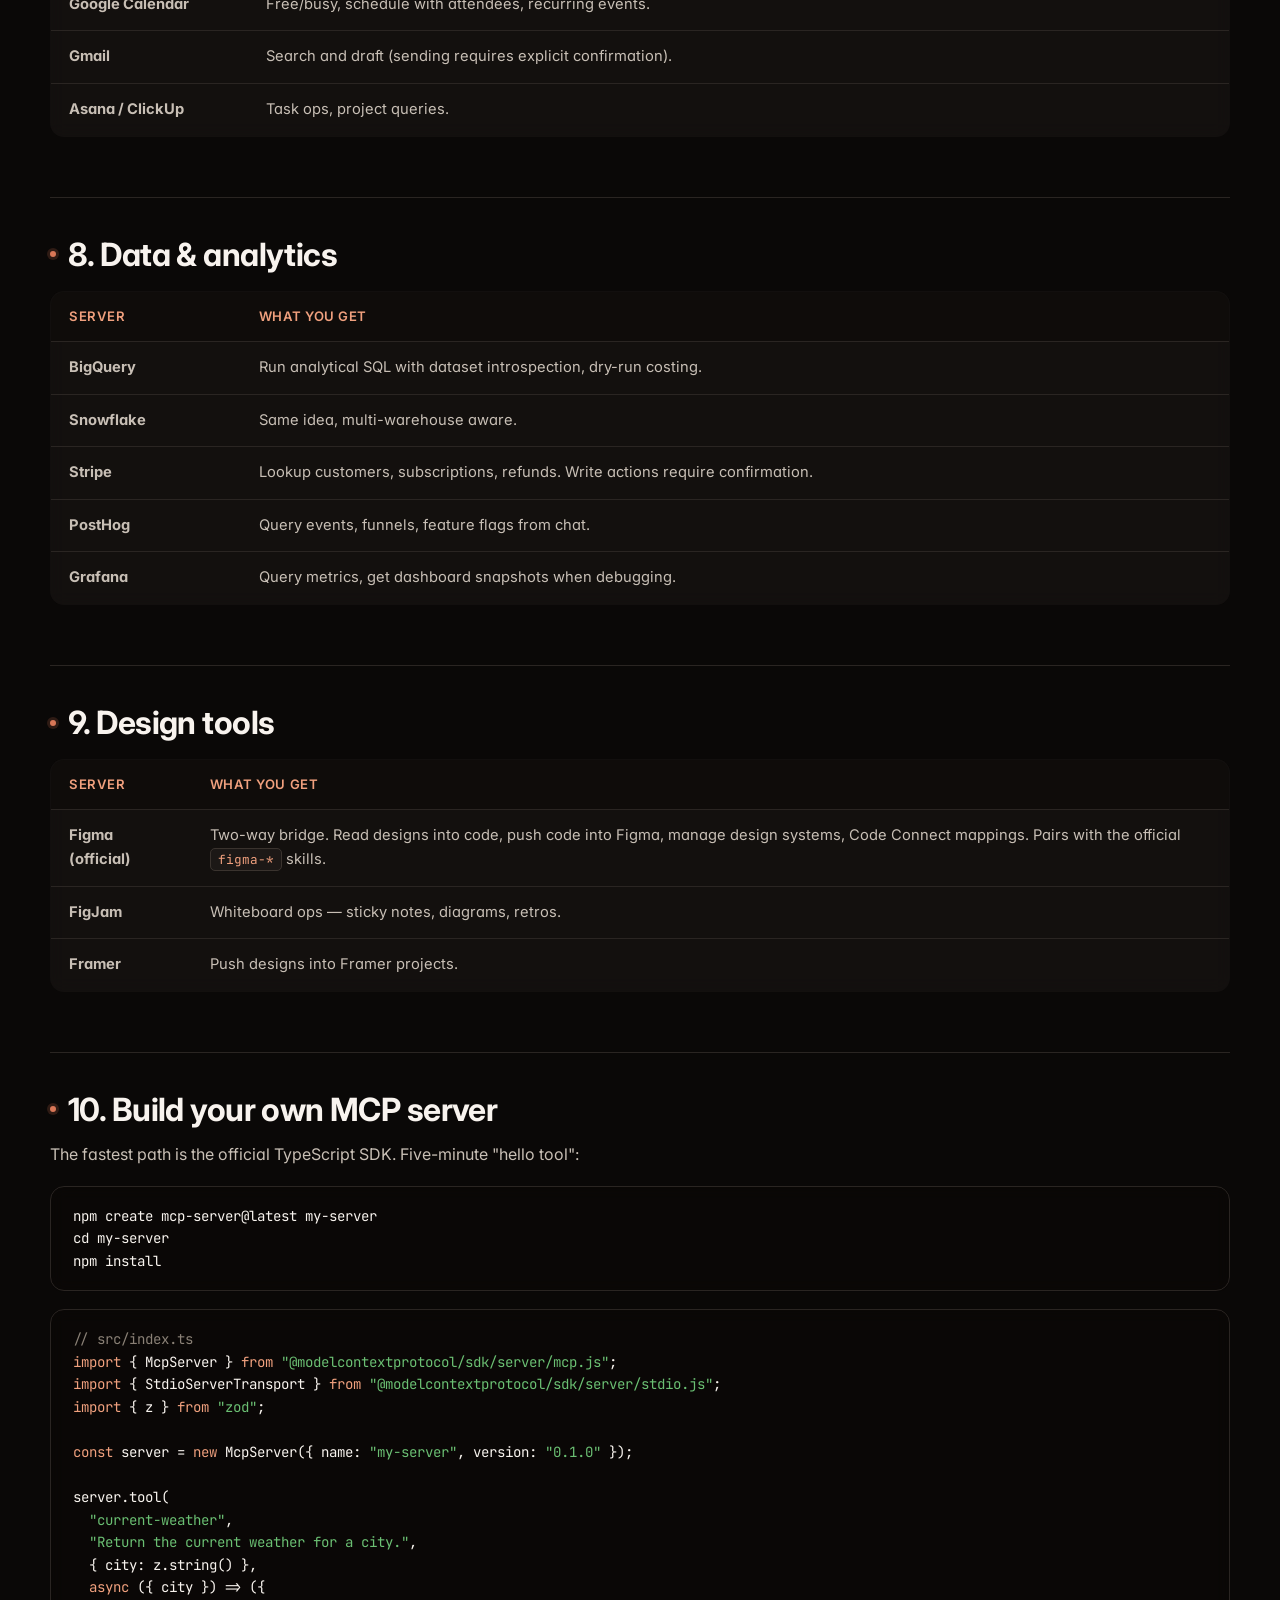
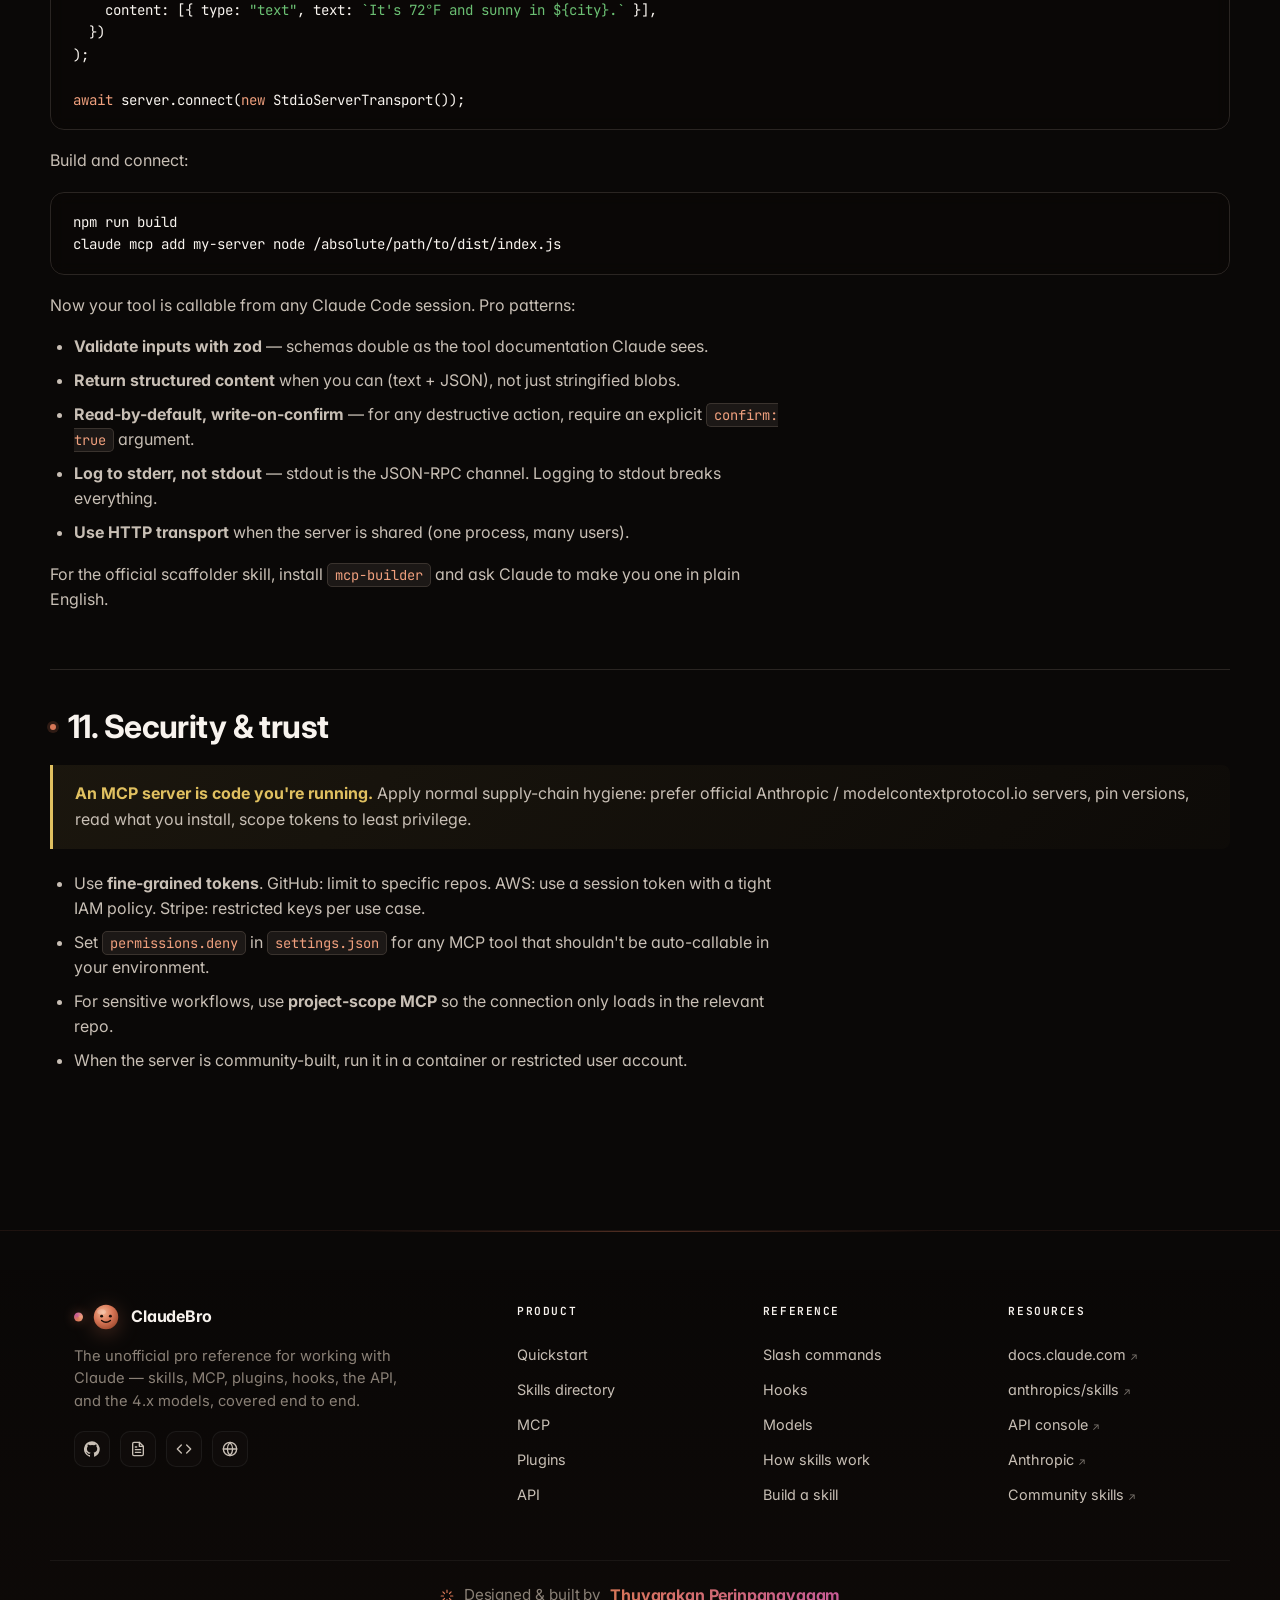
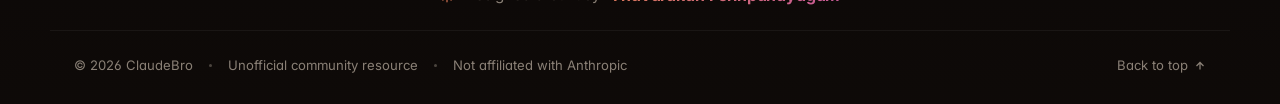
<file: mcp.html>
<!doctype html>
<html lang="en">
<head>
<meta charset="utf-8" />
<meta name="viewport" content="width=device-width,initial-scale=1" />
<title>MCP Guide — Model Context Protocol servers for Claude | ClaudeBro</title>
<meta name="description" content="Everything about MCP: how it works, installing servers in Claude Code and claude.ai, 30+ recommended servers (GitHub, Postgres, Linear, Figma, Slack), and how to build your own." />
<meta name="keywords" content="MCP, Model Context Protocol, MCP servers, Claude MCP, GitHub MCP, Postgres MCP, Linear MCP, Figma MCP, build MCP server, context7, shadcn MCP" />
<meta name="author" content="Thuvarakan Perinpanayagam" />
<meta name="robots" content="index, follow, max-snippet:-1, max-image-preview:large, max-video-preview:-1" />
<meta name="theme-color" content="#0a0807" media="(prefers-color-scheme: dark)" />
<meta name="theme-color" content="#d97757" media="(prefers-color-scheme: light)" />
<link rel="canonical" href="https://claudebro.xyz/mcp.html" />

<!-- Favicons -->
<link rel="icon" type="image/svg+xml" href="/favicon.svg" />
<link rel="alternate icon" type="image/png" href="/favicon.svg" />
<link rel="apple-touch-icon" href="/favicon.svg" />

<!-- Open Graph -->
<meta property="og:type" content="article" />
<meta property="og:site_name" content="ClaudeBro" />
<meta property="og:title" content="MCP Guide — Model Context Protocol servers for Claude | ClaudeBro" />
<meta property="og:description" content="Everything about MCP: how it works, installing servers in Claude Code and claude.ai, 30+ recommended servers (GitHub, Postgres, Linear, Figma, Slack), and how to build your own." />
<meta property="og:url" content="https://claudebro.xyz/mcp.html" />
<meta property="og:image" content="https://claudebro.xyz/og-image.svg" />
<meta property="og:image:width" content="1200" />
<meta property="og:image:height" content="630" />
<meta property="og:image:alt" content="ClaudeBro — A-to-Z reference for Claude" />
<meta property="og:locale" content="en_US" />

<!-- Twitter Card -->
<meta name="twitter:card" content="summary_large_image" />
<meta name="twitter:title" content="MCP Guide — Model Context Protocol servers for Claude | ClaudeBro" />
<meta name="twitter:description" content="Everything about MCP: how it works, installing servers in Claude Code and claude.ai, 30+ recommended servers (GitHub, Postgres, Linear, Figma, Slack), and how to build your own." />
<meta name="twitter:image" content="https://claudebro.xyz/og-image.svg" />
<meta name="twitter:image:alt" content="ClaudeBro" />

<script type="application/ld+json">
{
  "@context": "https://schema.org",
  "@type": "TechArticle",
  "headline": "MCP Guide",
  "description": "Everything about MCP: how it works, installing servers in Claude Code and claude.ai, 30+ recommended servers (GitHub, Postgres, Linear, Figma, Slack), and how to build your own.",
  "url": "https://claudebro.xyz/mcp.html",
  "image": "https://claudebro.xyz/og-image.svg",
  "author": {
    "@type": "Person",
    "name": "Thuvarakan Perinpanayagam"
  },
  "publisher": {
    "@type": "Person",
    "name": "Thuvarakan Perinpanayagam"
  },
  "datePublished": "2026-05-22",
  "dateModified": "2026-05-22",
  "inLanguage": "en-US"
}
</script>
<link rel="stylesheet" href="styles.css" />
<link rel="preconnect" href="https://fonts.googleapis.com" />
<link rel="preconnect" href="https://fonts.gstatic.com" crossorigin />
<link href="https://fonts.googleapis.com/css2?family=Inter:wght@400;500;600;700;800&family=JetBrains+Mono:wght@400;500;600&display=swap" rel="stylesheet" />
<script type="application/ld+json" data-extra="0">
{
  "@context": "https://schema.org",
  "@type": "BreadcrumbList",
  "itemListElement": [
    {
      "@type": "ListItem",
      "position": 1,
      "name": "Home",
      "item": "https://claudebro.xyz/"
    },
    {
      "@type": "ListItem",
      "position": 2,
      "name": "MCP",
      "item": "https://claudebro.xyz/mcp.html"
    }
  ]
}
</script>
</head>
<body>

<div class="scroll-progress"></div>

<header class="topbar">
  <div class="container nav">
    <a href="index.html" class="brand">
      <svg class="brand-logo" viewBox="0 0 32 32" aria-hidden="true">
        <defs>
          <radialGradient id="bf-mcp-nav" cx="38%" cy="32%" r="70%">
            <stop offset="0%" stop-color="#f5b692"/>
            <stop offset="55%" stop-color="#d97757"/>
            <stop offset="100%" stop-color="#a64f33"/>
          </radialGradient>
        </defs>
        <circle cx="16" cy="16" r="14" fill="url(#bf-mcp-nav)"/>
        <ellipse cx="11" cy="10" rx="5" ry="3" fill="#fff" opacity=".22"/>
        <circle cx="11" cy="15" r="1.7" fill="#1a0e08"/>
        <circle cx="11.4" cy="14.5" r="0.5" fill="#fff"/>
        <circle cx="21" cy="15" r="1.7" fill="#1a0e08"/>
        <circle cx="21.4" cy="14.5" r="0.5" fill="#fff"/>
        <path d="M11 20 Q16 24 21 20" stroke="#1a0e08" stroke-width="1.7" fill="none" stroke-linecap="round"/>
      </svg>
      <span class="brand-text">ClaudeBro</span>
    </a>
    <nav class="nav-links">
      <a href="quickstart.html"><span>Quickstart</span></a>
      <a href="directory.html"><span>Skills</span></a>
      <a href="mcp.html" class="active"><span>MCP</span></a>
      <a href="plugins.html"><span>Plugins</span></a>
      <a href="api.html"><span>API</span></a>
    </nav>
    <div style="display:flex;align-items:center;gap:10px;">
      <button class="kbd-hint" data-palette-trigger aria-label="Search">
        <svg width="14" height="14" viewBox="0 0 24 24" fill="none" stroke="currentColor" stroke-width="2"><circle cx="11" cy="11" r="7"/><path d="m21 21-4.3-4.3"/></svg>
        Search <kbd>⌘K</kbd>
      </button>
      <button class="menu-toggle" id="menu-toggle" aria-label="Open menu" aria-expanded="false">☰</button>
      <a class="cta" href="quickstart.html">Get Started →</a>
    </div>
  </div>
</header>

<div class="mobile-drawer" id="mobile-drawer">
  <nav>
    <a href="index.html">Home</a>
    <a href="quickstart.html">Quickstart</a>
    <a href="directory.html">Skills</a>
    <a href="mcp.html" class="active">MCP</a>
    <a href="plugins.html">Plugins</a>
    <a href="api.html">API</a>
    <a href="commands.html">Commands</a>
    <a href="hooks.html">Hooks</a>
    <a href="models.html">Models</a>
  </nav>
</div>

<main class="container install-page">
  <h1>MCP — Model Context Protocol</h1>
  <p class="lede">MCP is the open standard that lets Claude talk to anything — your database, GitHub, Linear, Slack, Figma, even your own internal tools. Think of it as USB-C for AI: one protocol, many adapters. This page covers what it is, how to install servers, the ones every pro uses, and how to build your own.</p>

  <div class="toc">
    <h4>On this page</h4>
    <ul>
      <li><a href="#what">1. What MCP is (and isn't)</a></li>
      <li><a href="#how">2. How an MCP server works</a></li>
      <li><a href="#install">3. Installing servers in Claude Code</a></li>
      <li><a href="#install-claudeai">4. Installing in claude.ai</a></li>
      <li><a href="#essentials">5. The essentials (install these first)</a></li>
      <li><a href="#dev">6. Developer-focused servers</a></li>
      <li><a href="#productivity">7. Productivity &amp; team tools</a></li>
      <li><a href="#data">8. Data &amp; analytics</a></li>
      <li><a href="#design">9. Design tools</a></li>
      <li><a href="#build">10. Build your own MCP server</a></li>
      <li><a href="#security">11. Security &amp; trust</a></li>
    </ul>
  </div>

  <section id="what">
    <h2>1. What MCP is (and isn't)</h2>
    <p>MCP is a JSON-RPC-based protocol Claude speaks to external processes. Those processes (called <em>servers</em>) expose three things:</p>
    <ul>
      <li><strong>Tools</strong> — functions Claude can call (e.g., <code>github.create_pr</code>, <code>postgres.query</code>).</li>
      <li><strong>Resources</strong> — data Claude can read (a file, a row, a doc).</li>
      <li><strong>Prompts</strong> — pre-baked prompt templates the server suggests.</li>
    </ul>
    <p>Most servers focus on <strong>tools</strong>. That's where the action is.</p>
    <div class="callout info"><strong>MCP vs Skills vs Plugins.</strong> Skills are folders of instructions; MCP servers are running processes; Plugins are Claude Code packages that often bundle slash commands, hooks, AND MCP servers in one. See <a href="plugins.html">Plugins</a> for the comparison table.</div>
  </section>

  <section id="how">
    <h2>2. How an MCP server works</h2>
    <p>An MCP server is just a program that speaks the protocol on one of two transports:</p>
    <ul>
      <li><strong>stdio</strong> — Claude spawns the process and pipes JSON-RPC over stdin/stdout. Most local servers.</li>
      <li><strong>HTTP / SSE</strong> — the server runs as a web service; Claude connects over the network. Used for shared servers and connectors on claude.ai.</li>
    </ul>
    <p>When you connect a server, Claude reads its tool list at startup and can then call any of those tools mid-conversation — same as the built-in Bash, Read, Edit tools.</p>
  </section>

  <section id="install">
    <h2>3. Installing servers in Claude Code</h2>

    <h3>One-line install</h3>
<pre><span class="c-tok-com"># official Postgres server</span>
claude mcp add postgres @modelcontextprotocol/server-postgres \
  --env POSTGRES_URL=<span class="c-tok-str">"postgres://localhost/mydb"</span>

<span class="c-tok-com"># GitHub</span>
claude mcp add github @modelcontextprotocol/server-github \
  --env GITHUB_TOKEN=<span class="c-tok-str">"ghp_..."</span></pre>

    <h3>Manual configuration</h3>
    <p>Edit <code>~/.claude/mcp.json</code> (or the project-level <code>.mcp.json</code>):</p>
<pre>{
  <span class="c-tok-str">"mcpServers"</span>: {
    <span class="c-tok-str">"postgres"</span>: {
      <span class="c-tok-str">"command"</span>: <span class="c-tok-str">"npx"</span>,
      <span class="c-tok-str">"args"</span>: [<span class="c-tok-str">"-y"</span>, <span class="c-tok-str">"@modelcontextprotocol/server-postgres"</span>],
      <span class="c-tok-str">"env"</span>: {
        <span class="c-tok-str">"POSTGRES_URL"</span>: <span class="c-tok-str">"postgres://localhost/mydb"</span>
      }
    },
    <span class="c-tok-str">"github"</span>: {
      <span class="c-tok-str">"command"</span>: <span class="c-tok-str">"npx"</span>,
      <span class="c-tok-str">"args"</span>: [<span class="c-tok-str">"-y"</span>, <span class="c-tok-str">"@modelcontextprotocol/server-github"</span>],
      <span class="c-tok-str">"env"</span>: { <span class="c-tok-str">"GITHUB_TOKEN"</span>: <span class="c-tok-str">"ghp_..."</span> }
    }
  }
}</pre>

    <h3>Verify</h3>
<pre>claude mcp list</pre>
    <p>Each connected server shows up with its tool count. Inside Claude Code, you can also run <code>/mcp list</code>.</p>

    <h3>User-scope vs project-scope</h3>
    <table>
      <thead><tr><th>Scope</th><th>File</th><th>Best for</th></tr></thead>
      <tbody>
        <tr><td>User</td><td><code>~/.claude/mcp.json</code></td><td>Personal connections (your GitHub token, your Slack)</td></tr>
        <tr><td>Project</td><td><code>.mcp.json</code> (in repo)</td><td>Team-shared connections — staging DB, internal API. Commit safely if no secrets are inline (use env-var references).</td></tr>
      </tbody>
    </table>
  </section>

  <section id="install-claudeai">
    <h2>4. Installing in claude.ai</h2>
    <p>On claude.ai, MCP servers are surfaced as <strong>Connectors</strong>.</p>
    <ol>
      <li>Settings → Connectors.</li>
      <li>Browse the catalog (Google Drive, Calendar, GitHub, Linear, Notion, Figma, etc.) or <em>Add custom connector</em> with an HTTP/SSE endpoint.</li>
      <li>Authenticate (usually OAuth). Toggle the connector on per chat from the paper-clip menu.</li>
    </ol>
    <div class="callout warn"><strong>Connectors run server-side.</strong> Your data flows through Anthropic. For local-only workflows (private DBs, secret APIs), use Claude Code's local <code>stdio</code> servers instead.</div>
  </section>

  <section id="essentials">
    <h2>5. The essentials (install these first)</h2>
    <p>Three servers cover 80% of pro workflows.</p>
    <table>
      <thead><tr><th>Server</th><th>What it does</th><th>Install</th></tr></thead>
      <tbody>
        <tr>
          <td><strong>GitHub</strong></td>
          <td>Open / merge PRs, read issues, search code across all your repos, post review comments.</td>
          <td><code>claude mcp add github @modelcontextprotocol/server-github</code></td>
        </tr>
        <tr>
          <td><strong>Filesystem</strong></td>
          <td>Read/write outside the current project — e.g., your scratch dir, dotfiles, downloads.</td>
          <td><code>claude mcp add fs @modelcontextprotocol/server-filesystem ~/scratch</code></td>
        </tr>
        <tr>
          <td><strong>Fetch</strong></td>
          <td>HTTP GETs with HTML-to-markdown conversion. Lets Claude read docs pages, blog posts, anything.</td>
          <td><code>claude mcp add fetch @modelcontextprotocol/server-fetch</code></td>
        </tr>
      </tbody>
    </table>
  </section>

  <section id="dev">
    <h2>6. Developer-focused servers</h2>
    <table>
      <thead><tr><th>Server</th><th>What you get</th></tr></thead>
      <tbody>
        <tr><td><strong>Postgres</strong></td><td>Read-only SQL with schema introspection, EXPLAIN ANALYZE, sampled queries. Crucial for debugging.</td></tr>
        <tr><td><strong>SQLite</strong></td><td>Same as Postgres but for local .sqlite/.db files. Great for Chrome history, app local DBs.</td></tr>
        <tr><td><strong>Playwright</strong></td><td>Drives a real browser. Pairs with the built-in <code>verify</code> skill — Claude can navigate, click, screenshot, assert.</td></tr>
        <tr><td><strong>Puppeteer</strong></td><td>Lighter alternative to Playwright when you just need a screenshot or to scrape SSR pages.</td></tr>
        <tr><td><strong>Sentry</strong></td><td>Pull issues + stack traces, group similar errors, jump from a stack frame to source via the GitHub MCP.</td></tr>
        <tr><td><strong>Cloudflare</strong></td><td>Workers, KV, R2, D1. Deploy and manage from chat.</td></tr>
        <tr><td><strong>AWS</strong></td><td>Read-only describe-* calls for EC2/S3/RDS/Lambda/CloudWatch. Useful for triage.</td></tr>
        <tr><td><strong>Kubernetes</strong></td><td><code>kubectl</code> behind a safety layer — get pods, describe, logs, rollout status.</td></tr>
        <tr><td><strong>Git</strong></td><td>Beyond what's in the Bash tool: log search, blame, branch ops with structured output.</td></tr>
        <tr><td><strong>Docker</strong></td><td>List containers/images, exec, logs, inspect.</td></tr>
      </tbody>
    </table>
  </section>

  <section id="productivity">
    <h2>7. Productivity &amp; team tools</h2>
    <table>
      <thead><tr><th>Server</th><th>What you get</th></tr></thead>
      <tbody>
        <tr><td><strong>Linear</strong></td><td>Pull tickets, update status, post comments, link branches. Pairs with the <code>linear-triage</code> skill.</td></tr>
        <tr><td><strong>Jira</strong></td><td>Same idea, JQL searches.</td></tr>
        <tr><td><strong>Slack</strong></td><td>Search history, post messages, react, start threads. Heavy permissions — scope the bot token carefully.</td></tr>
        <tr><td><strong>Notion</strong></td><td>Read/write pages, query databases, set properties.</td></tr>
        <tr><td><strong>Google Drive</strong></td><td>Search docs, sheets, slides. Surfaces meeting notes you forgot you had.</td></tr>
        <tr><td><strong>Google Calendar</strong></td><td>Free/busy, schedule with attendees, recurring events.</td></tr>
        <tr><td><strong>Gmail</strong></td><td>Search and draft (sending requires explicit confirmation).</td></tr>
        <tr><td><strong>Asana / ClickUp</strong></td><td>Task ops, project queries.</td></tr>
      </tbody>
    </table>
  </section>

  <section id="data">
    <h2>8. Data &amp; analytics</h2>
    <table>
      <thead><tr><th>Server</th><th>What you get</th></tr></thead>
      <tbody>
        <tr><td><strong>BigQuery</strong></td><td>Run analytical SQL with dataset introspection, dry-run costing.</td></tr>
        <tr><td><strong>Snowflake</strong></td><td>Same idea, multi-warehouse aware.</td></tr>
        <tr><td><strong>Stripe</strong></td><td>Lookup customers, subscriptions, refunds. Write actions require confirmation.</td></tr>
        <tr><td><strong>PostHog</strong></td><td>Query events, funnels, feature flags from chat.</td></tr>
        <tr><td><strong>Grafana</strong></td><td>Query metrics, get dashboard snapshots when debugging.</td></tr>
      </tbody>
    </table>
  </section>

  <section id="design">
    <h2>9. Design tools</h2>
    <table>
      <thead><tr><th>Server</th><th>What you get</th></tr></thead>
      <tbody>
        <tr><td><strong>Figma (official)</strong></td><td>Two-way bridge. Read designs into code, push code into Figma, manage design systems, Code Connect mappings. Pairs with the official <code>figma-*</code> skills.</td></tr>
        <tr><td><strong>FigJam</strong></td><td>Whiteboard ops — sticky notes, diagrams, retros.</td></tr>
        <tr><td><strong>Framer</strong></td><td>Push designs into Framer projects.</td></tr>
      </tbody>
    </table>
  </section>

  <section id="build">
    <h2>10. Build your own MCP server</h2>
    <p>The fastest path is the official TypeScript SDK. Five-minute "hello tool":</p>
<pre>npm create mcp-server@latest my-server
cd my-server
npm install</pre>

<pre><span class="c-tok-com">// src/index.ts</span>
<span class="c-tok-key">import</span> { McpServer } <span class="c-tok-key">from</span> <span class="c-tok-str">"@modelcontextprotocol/sdk/server/mcp.js"</span>;
<span class="c-tok-key">import</span> { StdioServerTransport } <span class="c-tok-key">from</span> <span class="c-tok-str">"@modelcontextprotocol/sdk/server/stdio.js"</span>;
<span class="c-tok-key">import</span> { z } <span class="c-tok-key">from</span> <span class="c-tok-str">"zod"</span>;

<span class="c-tok-key">const</span> server = <span class="c-tok-key">new</span> McpServer({ name: <span class="c-tok-str">"my-server"</span>, version: <span class="c-tok-str">"0.1.0"</span> });

server.tool(
  <span class="c-tok-str">"current-weather"</span>,
  <span class="c-tok-str">"Return the current weather for a city."</span>,
  { city: z.string() },
  <span class="c-tok-key">async</span> ({ city }) =&gt; ({
    content: [{ type: <span class="c-tok-str">"text"</span>, text: <span class="c-tok-str">`It's 72°F and sunny in ${city}.`</span> }],
  })
);

<span class="c-tok-key">await</span> server.connect(<span class="c-tok-key">new</span> StdioServerTransport());</pre>

    <p>Build and connect:</p>
<pre>npm run build
claude mcp add my-server node /absolute/path/to/dist/index.js</pre>

    <p>Now your tool is callable from any Claude Code session. Pro patterns:</p>
    <ul>
      <li><strong>Validate inputs with zod</strong> — schemas double as the tool documentation Claude sees.</li>
      <li><strong>Return structured content</strong> when you can (text + JSON), not just stringified blobs.</li>
      <li><strong>Read-by-default, write-on-confirm</strong> — for any destructive action, require an explicit <code>confirm: true</code> argument.</li>
      <li><strong>Log to stderr, not stdout</strong> — stdout is the JSON-RPC channel. Logging to stdout breaks everything.</li>
      <li><strong>Use HTTP transport</strong> when the server is shared (one process, many users).</li>
    </ul>
    <p>For the official scaffolder skill, install <a href="directory.html?slug=mcp-builder"><code>mcp-builder</code></a> and ask Claude to make you one in plain English.</p>
  </section>

  <section id="security">
    <h2>11. Security &amp; trust</h2>
    <div class="callout warn"><strong>An MCP server is code you're running.</strong> Apply normal supply-chain hygiene: prefer official Anthropic / modelcontextprotocol.io servers, pin versions, read what you install, scope tokens to least privilege.</div>
    <ul>
      <li>Use <strong>fine-grained tokens</strong>. GitHub: limit to specific repos. AWS: use a session token with a tight IAM policy. Stripe: restricted keys per use case.</li>
      <li>Set <code>permissions.deny</code> in <code>settings.json</code> for any MCP tool that shouldn't be auto-callable in your environment.</li>
      <li>For sensitive workflows, use <strong>project-scope MCP</strong> so the connection only loads in the relevant repo.</li>
      <li>When the server is community-built, run it in a container or restricted user account.</li>
    </ul>
  </section>
</main>

<footer class="footer">
  <div class="container footer-grid">
    <div class="footer-brand">
      <div class="footer-logo">
        <svg class="footer-logo-mark" viewBox="0 0 32 32" aria-hidden="true">
          <defs>
            <radialGradient id="bf-mcp-foot" cx="38%" cy="32%" r="70%">
              <stop offset="0%" stop-color="#f5b692"/>
              <stop offset="55%" stop-color="#d97757"/>
              <stop offset="100%" stop-color="#a64f33"/>
            </radialGradient>
          </defs>
          <circle cx="16" cy="16" r="14" fill="url(#bf-mcp-foot)"/>
          <ellipse cx="11" cy="10" rx="5" ry="3" fill="#fff" opacity=".22"/>
          <circle cx="11" cy="15" r="1.7" fill="#1a0e08"/>
          <circle cx="21" cy="15" r="1.7" fill="#1a0e08"/>
          <path d="M11 20 Q16 24 21 20" stroke="#1a0e08" stroke-width="1.7" fill="none" stroke-linecap="round"/>
        </svg>
        <strong>ClaudeBro</strong>
      </div>
      <p>The unofficial pro reference for working with Claude — skills, MCP, plugins, hooks, the API, and the 4.x models, covered end to end.</p>
      <div class="footer-social">
        <a href="https://github.com/anthropics/skills" target="_blank" rel="noopener" aria-label="anthropics/skills on GitHub">
          <svg viewBox="0 0 24 24" fill="currentColor"><path d="M12 .3a12 12 0 0 0-3.8 23.4c.6.1.8-.3.8-.6v-2.2c-3.3.7-4-1.6-4-1.6-.6-1.4-1.4-1.8-1.4-1.8-1-.7.1-.7.1-.7 1.2 0 1.9 1.2 1.9 1.2 1 1.8 2.8 1.3 3.5 1 .1-.8.4-1.3.8-1.6-2.7-.3-5.5-1.3-5.5-6 0-1.2.5-2.3 1.3-3.1-.2-.4-.6-1.6 0-3.2 0 0 1-.3 3.4 1.2a11.5 11.5 0 0 1 6 0c2.3-1.5 3.3-1.2 3.3-1.2.7 1.6.2 2.8.1 3.2.8.8 1.3 1.9 1.3 3.1 0 4.6-2.8 5.7-5.5 6 .5.4.8 1.1.8 2.2v3.3c0 .3.2.7.8.6A12 12 0 0 0 12 .3"/></svg>
        </a>
        <a href="https://docs.claude.com" target="_blank" rel="noopener" aria-label="Claude documentation">
          <svg viewBox="0 0 24 24" fill="none" stroke="currentColor" stroke-width="2" stroke-linecap="round" stroke-linejoin="round"><path d="M14 2H6a2 2 0 0 0-2 2v16a2 2 0 0 0 2 2h12a2 2 0 0 0 2-2V8z"/><polyline points="14 2 14 8 20 8"/><line x1="16" y1="13" x2="8" y2="13"/><line x1="16" y1="17" x2="8" y2="17"/><line x1="10" y1="9" x2="8" y2="9"/></svg>
        </a>
        <a href="https://console.anthropic.com" target="_blank" rel="noopener" aria-label="Anthropic API console">
          <svg viewBox="0 0 24 24" fill="none" stroke="currentColor" stroke-width="2" stroke-linecap="round" stroke-linejoin="round"><polyline points="16 18 22 12 16 6"/><polyline points="8 6 2 12 8 18"/></svg>
        </a>
        <a href="https://www.anthropic.com" target="_blank" rel="noopener" aria-label="Anthropic">
          <svg viewBox="0 0 24 24" fill="none" stroke="currentColor" stroke-width="2" stroke-linecap="round" stroke-linejoin="round"><circle cx="12" cy="12" r="10"/><line x1="2" y1="12" x2="22" y2="12"/><path d="M12 2a15.3 15.3 0 0 1 4 10 15.3 15.3 0 0 1-4 10 15.3 15.3 0 0 1-4-10 15.3 15.3 0 0 1 4-10z"/></svg>
        </a>
      </div>
    </div>

    <div class="footer-col">
      <h4>Product</h4>
      <a href="quickstart.html">Quickstart</a>
      <a href="directory.html">Skills directory</a>
      <a href="mcp.html">MCP</a>
      <a href="plugins.html">Plugins</a>
      <a href="api.html">API</a>
    </div>

    <div class="footer-col">
      <h4>Reference</h4>
      <a href="commands.html">Slash commands</a>
      <a href="hooks.html">Hooks</a>
      <a href="models.html">Models</a>
      <a href="guide.html">How skills work</a>
      <a href="create.html">Build a skill</a>
    </div>

    <div class="footer-col">
      <h4>Resources</h4>
      <a href="https://docs.claude.com" target="_blank" rel="noopener">docs.claude.com<span class="ext">↗</span></a>
      <a href="https://github.com/anthropics/skills" target="_blank" rel="noopener">anthropics/skills<span class="ext">↗</span></a>
      <a href="https://console.anthropic.com" target="_blank" rel="noopener">API console<span class="ext">↗</span></a>
      <a href="https://www.anthropic.com" target="_blank" rel="noopener">Anthropic<span class="ext">↗</span></a>
      <a href="https://github.com/topics/claude-skills" target="_blank" rel="noopener">Community skills<span class="ext">↗</span></a>
    </div>
  </div>

  <div class="container footer-credit-line">
    <svg class="credit-spark" viewBox="0 0 24 24" fill="none" stroke="currentColor" stroke-width="2" stroke-linecap="round" stroke-linejoin="round"><path d="M12 2v4M12 18v4M4.93 4.93l2.83 2.83M16.24 16.24l2.83 2.83M2 12h4M18 12h4M4.93 19.07l2.83-2.83M16.24 7.76l2.83-2.83"/></svg>
    <span>Designed &amp; built by</span>
    <span class="credit-name">Thuvarakan Perinpanayagam</span>
  </div>

  <div class="container footer-bottom">
    <div class="footer-meta">
      <span>© 2026 ClaudeBro</span>
      <span class="sep"></span>
      <span>Unofficial community resource</span>
      <span class="sep"></span>
      <span>Not affiliated with Anthropic</span>
    </div>
    <a class="footer-back-top" href="#top">Back to top
      <svg width="12" height="12" viewBox="0 0 24 24" fill="none" stroke="currentColor" stroke-width="2.5"><path d="M12 19V5M5 12l7-7 7 7"/></svg>
    </a>
  </div>
</footer>

<button class="fab" id="fab" aria-label="Back to top">
  <svg width="18" height="18" viewBox="0 0 24 24" fill="none" stroke="currentColor" stroke-width="2.5"><path d="M12 19V5M5 12l7-7 7 7"/></svg>
</button>

<div class="palette-backdrop" id="palette-backdrop" role="dialog" aria-label="Search">
  <div class="palette">
    <div class="palette-search">
      <svg width="18" height="18" viewBox="0 0 24 24" fill="none" stroke="currentColor" stroke-width="2"><circle cx="11" cy="11" r="7"/><path d="m21 21-4.3-4.3"/></svg>
      <label for="palette-input" class="sr-only">Search skills</label>
      <input id="palette-input" type="text" placeholder="Search 101 skills — name, trigger, description…" aria-label="Search skills" autocomplete="off" />
      <span class="esc">esc</span>
    </div>
    <div class="palette-results" id="palette-results"></div>
  </div>
</div>

<script src="skills-data.js"></script>
<script src="script.js"></script>
</body>
</html>
</file>
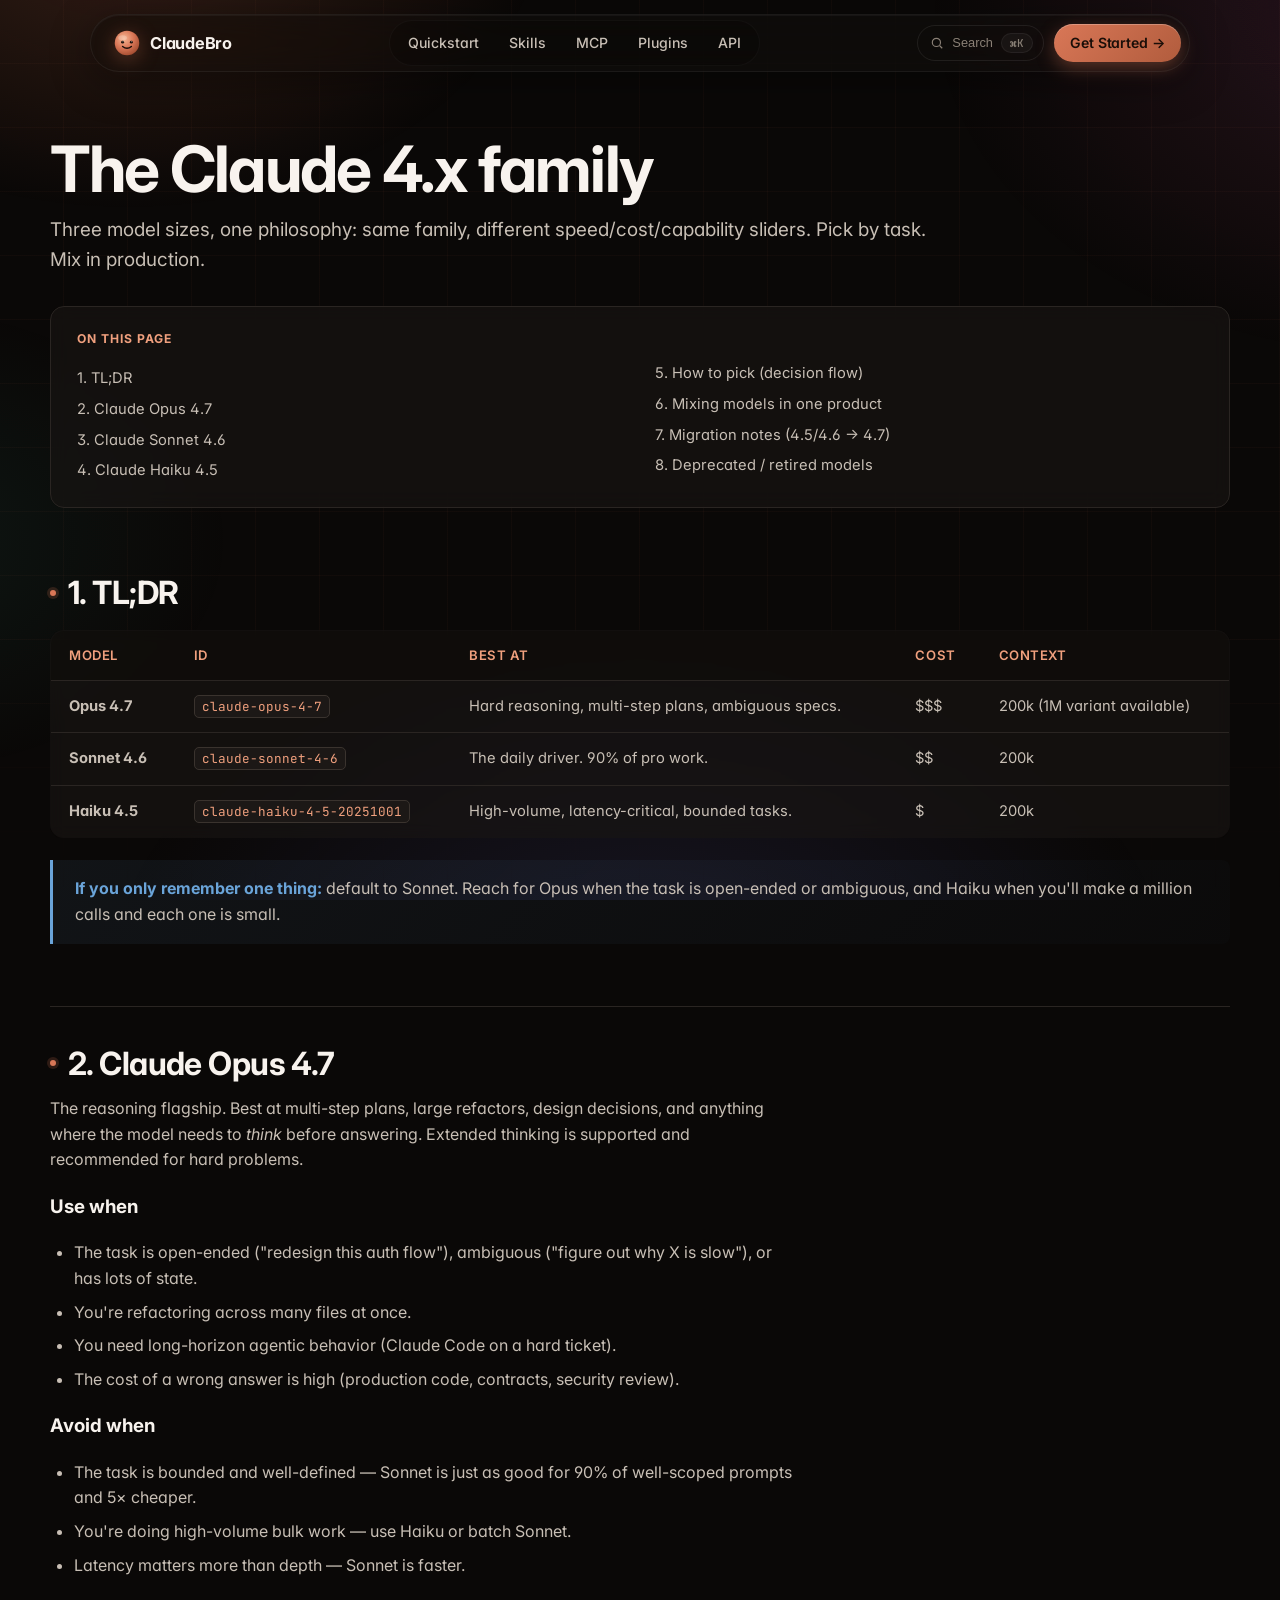
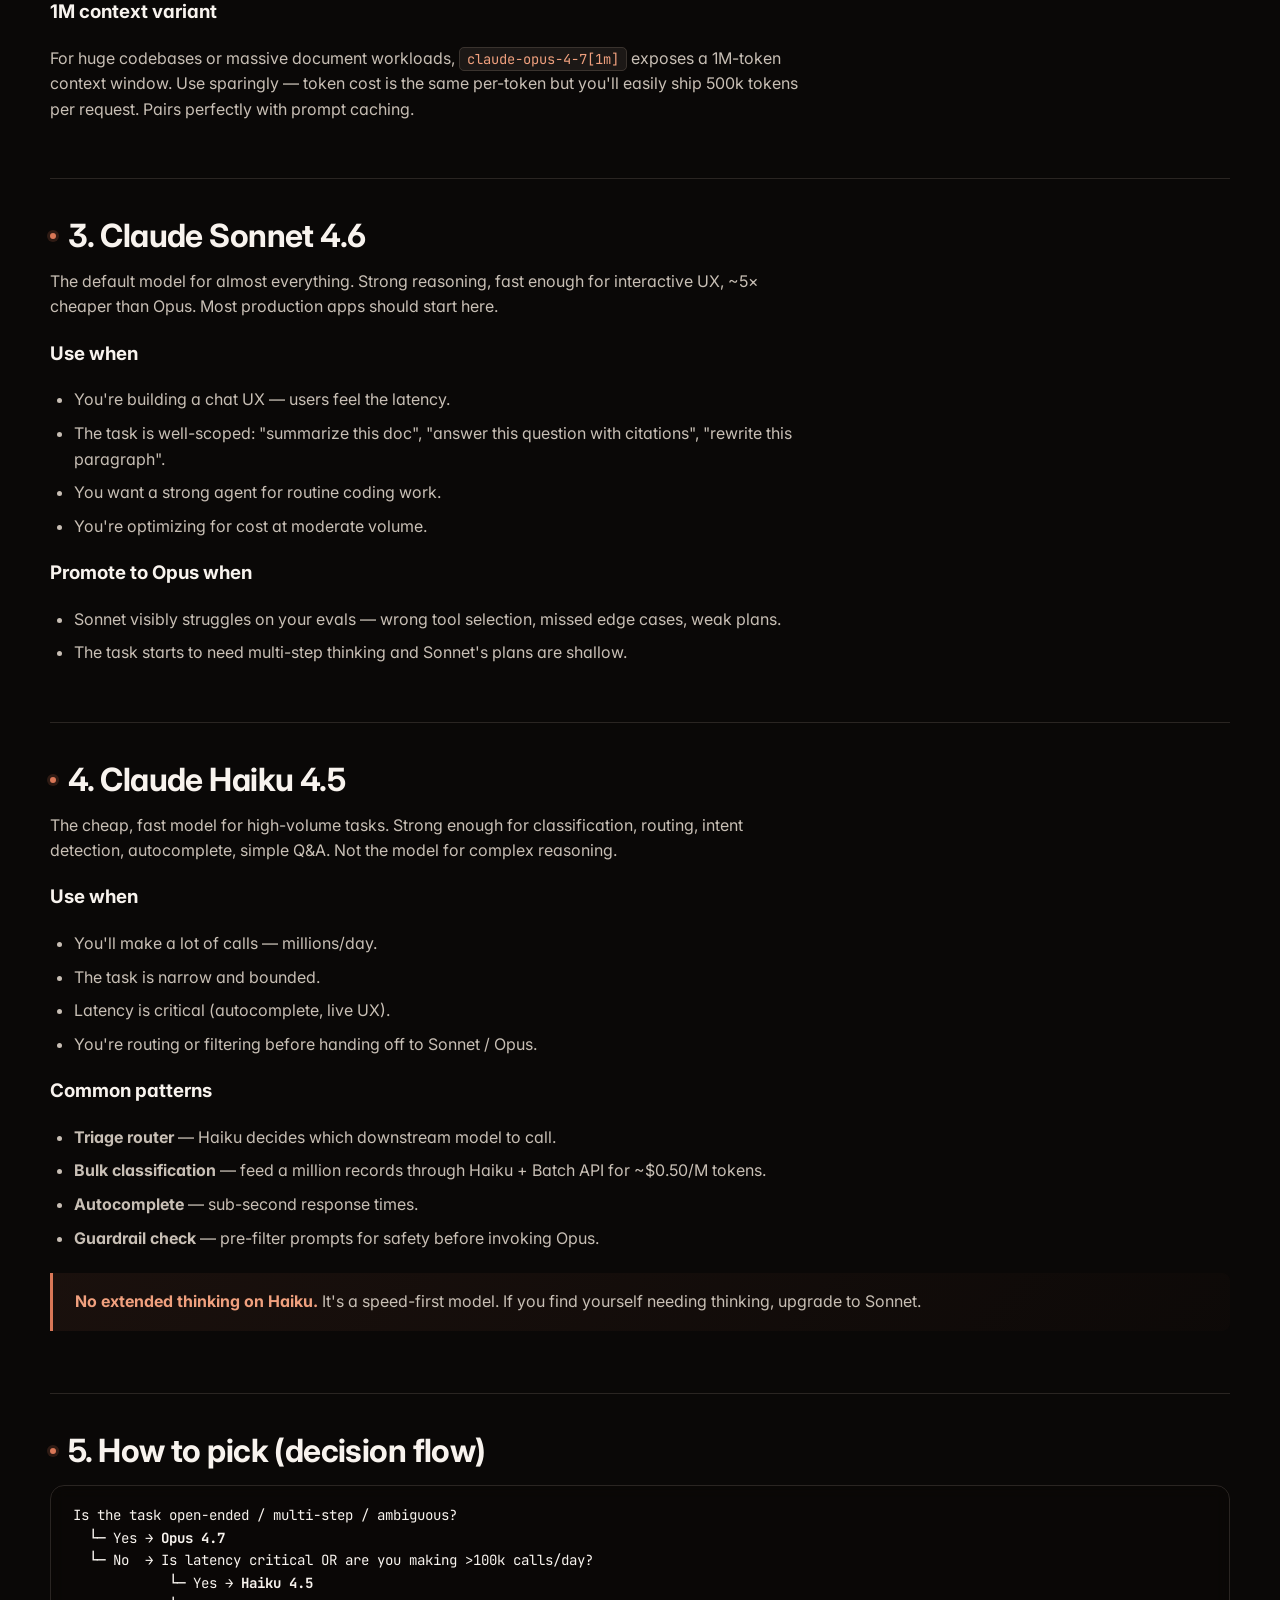
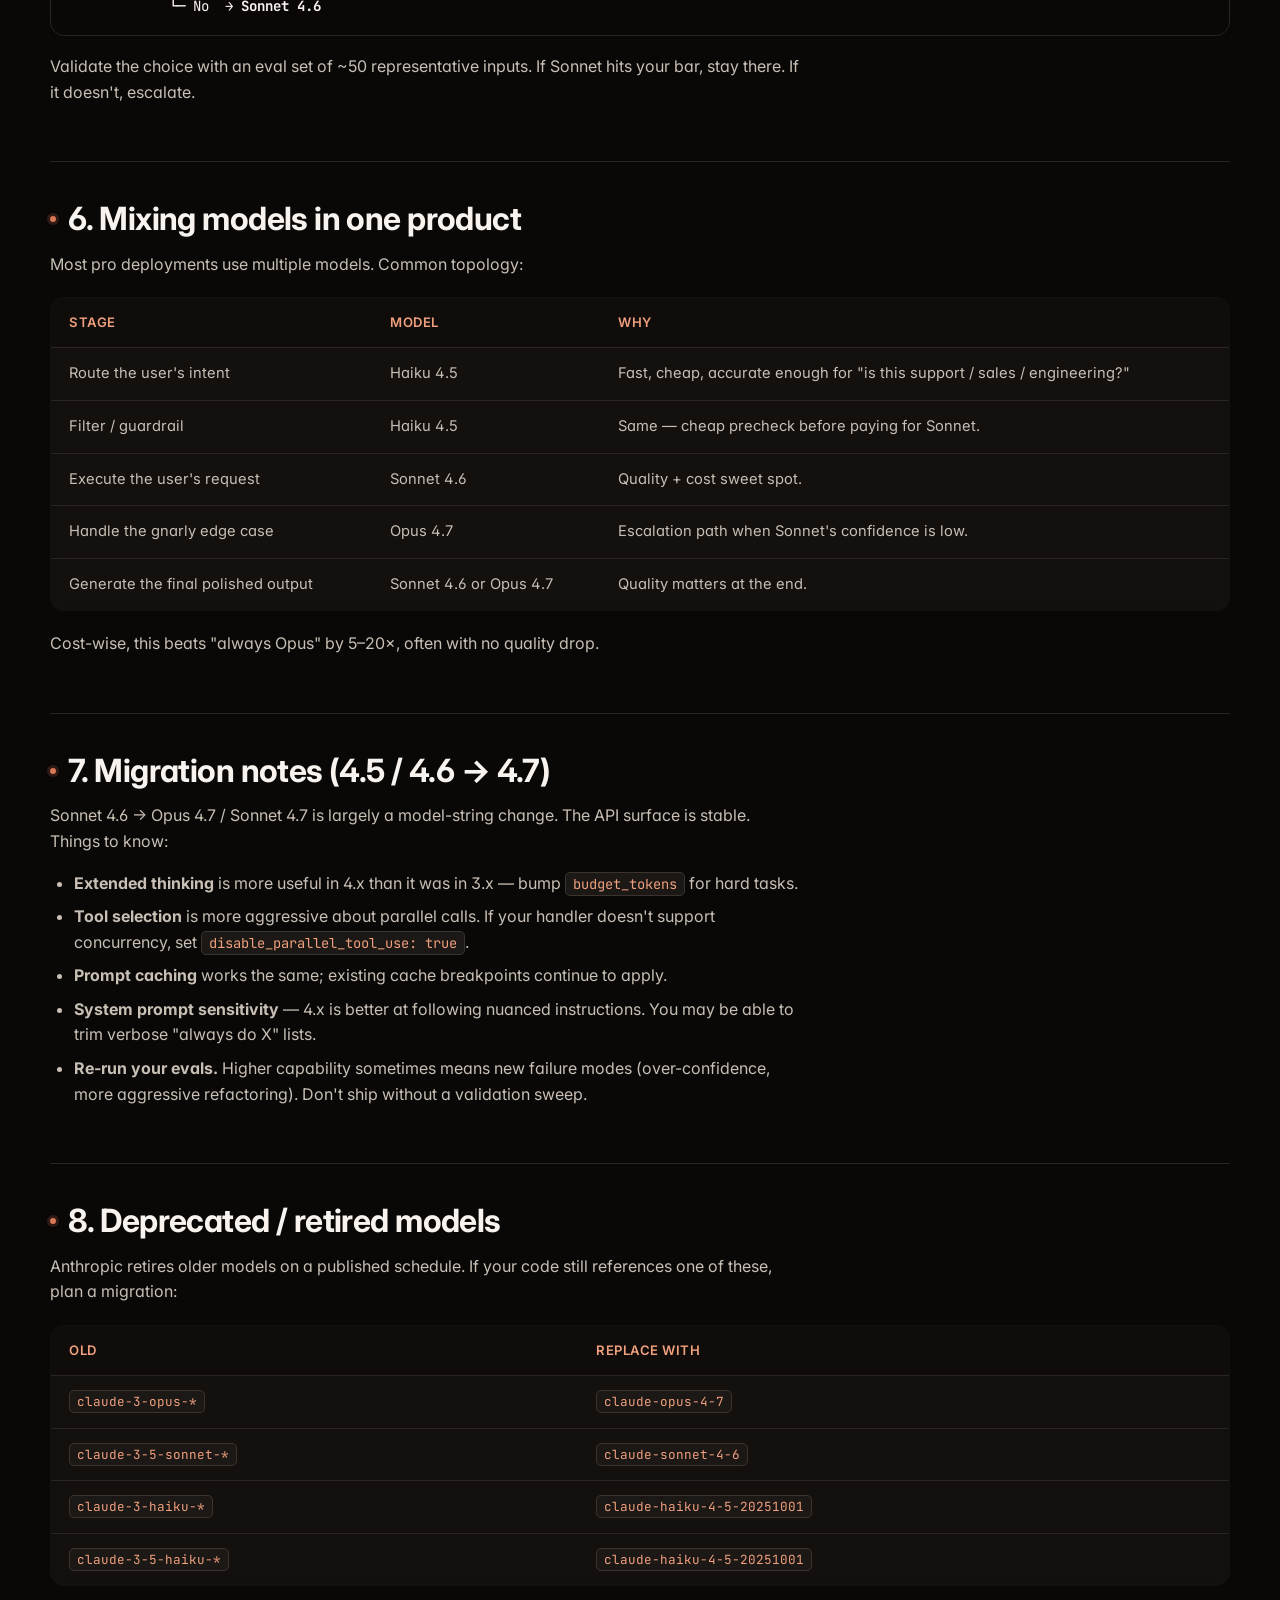
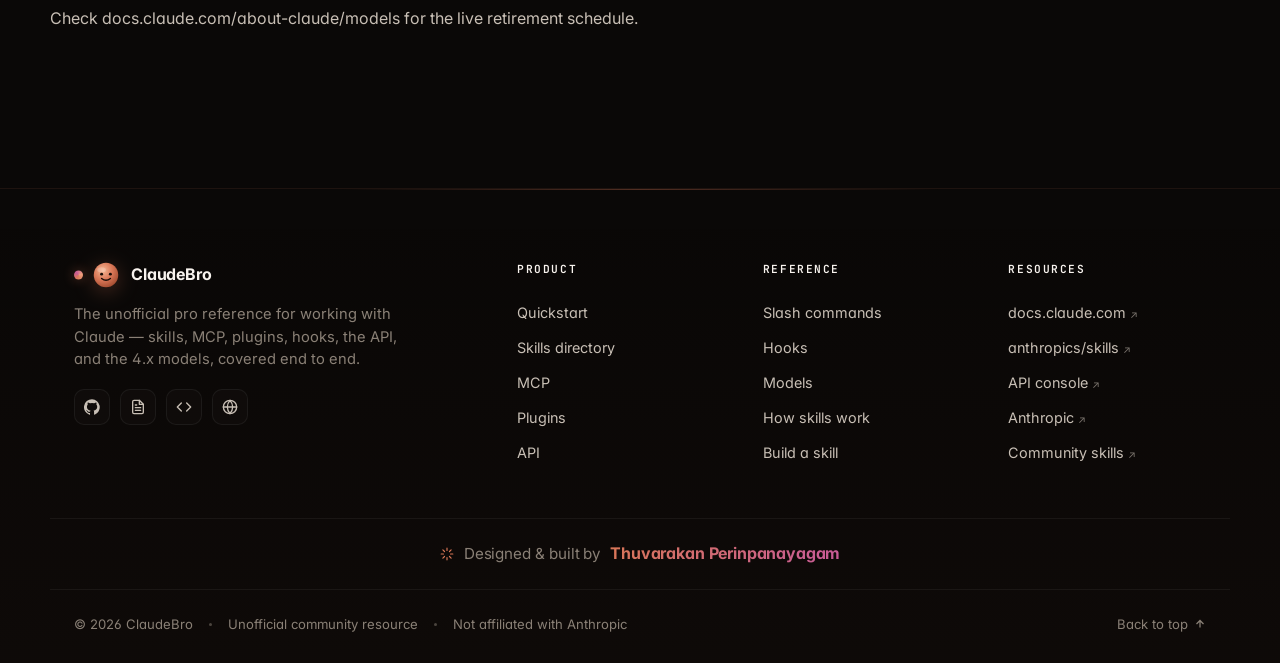
<file: models.html>
<!doctype html>
<html lang="en">
<head>
<meta charset="utf-8" />
<meta name="viewport" content="width=device-width,initial-scale=1" />
<title>Claude Models Compared — Opus 4.7 vs Sonnet 4.6 vs Haiku 4.5 | Pro Guide</title>
<meta name="description" content="The Claude 4.x family compared. When to use Opus 4.7, Sonnet 4.6, and Haiku 4.5. Pricing, capabilities, context windows, decision flow, and migration notes from 3.x." />
<meta name="keywords" content="Claude models, Claude Opus 4.7, Claude Sonnet 4.6, Claude Haiku 4.5, claude-opus-4-7, claude-sonnet-4-6, claude-haiku-4-5, Claude pricing, Claude 4.x" />
<meta name="author" content="Thuvarakan Perinpanayagam" />
<meta name="robots" content="index, follow, max-snippet:-1, max-image-preview:large, max-video-preview:-1" />
<meta name="theme-color" content="#0a0807" media="(prefers-color-scheme: dark)" />
<meta name="theme-color" content="#d97757" media="(prefers-color-scheme: light)" />
<link rel="canonical" href="https://claudebro.xyz/models.html" />

<!-- Favicons -->
<link rel="icon" type="image/svg+xml" href="/favicon.svg" />
<link rel="alternate icon" type="image/png" href="/favicon.svg" />
<link rel="apple-touch-icon" href="/favicon.svg" />

<!-- Open Graph -->
<meta property="og:type" content="article" />
<meta property="og:site_name" content="ClaudeBro" />
<meta property="og:title" content="Claude Models Compared — Opus 4.7 vs Sonnet 4.6 vs Haiku 4.5 | Pro Guide" />
<meta property="og:description" content="The Claude 4.x family compared. When to use Opus 4.7, Sonnet 4.6, and Haiku 4.5. Pricing, capabilities, context windows, decision flow, and migration notes from 3.x." />
<meta property="og:url" content="https://claudebro.xyz/models.html" />
<meta property="og:image" content="https://claudebro.xyz/og-image.svg" />
<meta property="og:image:width" content="1200" />
<meta property="og:image:height" content="630" />
<meta property="og:image:alt" content="ClaudeBro — A-to-Z reference for Claude" />
<meta property="og:locale" content="en_US" />

<!-- Twitter Card -->
<meta name="twitter:card" content="summary_large_image" />
<meta name="twitter:title" content="Claude Models Compared — Opus 4.7 vs Sonnet 4.6 vs Haiku 4.5 | Pro Guide" />
<meta name="twitter:description" content="The Claude 4.x family compared. When to use Opus 4.7, Sonnet 4.6, and Haiku 4.5. Pricing, capabilities, context windows, decision flow, and migration notes from 3.x." />
<meta name="twitter:image" content="https://claudebro.xyz/og-image.svg" />
<meta name="twitter:image:alt" content="ClaudeBro" />

<script type="application/ld+json">
{
  "@context": "https://schema.org",
  "@type": "TechArticle",
  "headline": "Claude Models Compared",
  "description": "The Claude 4.x family compared. When to use Opus 4.7, Sonnet 4.6, and Haiku 4.5. Pricing, capabilities, context windows, decision flow, and migration notes from 3.x.",
  "url": "https://claudebro.xyz/models.html",
  "image": "https://claudebro.xyz/og-image.svg",
  "author": {
    "@type": "Person",
    "name": "Thuvarakan Perinpanayagam"
  },
  "publisher": {
    "@type": "Person",
    "name": "Thuvarakan Perinpanayagam"
  },
  "datePublished": "2026-05-22",
  "dateModified": "2026-05-22",
  "inLanguage": "en-US"
}
</script>
<link rel="stylesheet" href="styles.css" />
<link rel="preconnect" href="https://fonts.googleapis.com" />
<link rel="preconnect" href="https://fonts.gstatic.com" crossorigin />
<link href="https://fonts.googleapis.com/css2?family=Inter:wght@400;500;600;700;800&family=JetBrains+Mono:wght@400;500;600&display=swap" rel="stylesheet" />
<script type="application/ld+json" data-extra="0">
{
  "@context": "https://schema.org",
  "@type": "BreadcrumbList",
  "itemListElement": [
    {
      "@type": "ListItem",
      "position": 1,
      "name": "Home",
      "item": "https://claudebro.xyz/"
    },
    {
      "@type": "ListItem",
      "position": 2,
      "name": "Models",
      "item": "https://claudebro.xyz/models.html"
    }
  ]
}
</script>
</head>
<body>

<div class="scroll-progress"></div>

<header class="topbar">
  <div class="container nav">
    <a href="index.html" class="brand">
      <svg class="brand-logo" viewBox="0 0 32 32" aria-hidden="true">
        <defs>
          <radialGradient id="bf-models-nav" cx="38%" cy="32%" r="70%">
            <stop offset="0%" stop-color="#f5b692"/>
            <stop offset="55%" stop-color="#d97757"/>
            <stop offset="100%" stop-color="#a64f33"/>
          </radialGradient>
        </defs>
        <circle cx="16" cy="16" r="14" fill="url(#bf-models-nav)"/>
        <ellipse cx="11" cy="10" rx="5" ry="3" fill="#fff" opacity=".22"/>
        <circle cx="11" cy="15" r="1.7" fill="#1a0e08"/>
        <circle cx="11.4" cy="14.5" r="0.5" fill="#fff"/>
        <circle cx="21" cy="15" r="1.7" fill="#1a0e08"/>
        <circle cx="21.4" cy="14.5" r="0.5" fill="#fff"/>
        <path d="M11 20 Q16 24 21 20" stroke="#1a0e08" stroke-width="1.7" fill="none" stroke-linecap="round"/>
      </svg>
      <span class="brand-text">ClaudeBro</span>
    </a>
    <nav class="nav-links">
      <a href="quickstart.html"><span>Quickstart</span></a>
      <a href="directory.html"><span>Skills</span></a>
      <a href="mcp.html"><span>MCP</span></a>
      <a href="plugins.html"><span>Plugins</span></a>
      <a href="api.html"><span>API</span></a>
    </nav>
    <div style="display:flex;align-items:center;gap:10px;">
      <button class="kbd-hint" data-palette-trigger aria-label="Search">
        <svg width="14" height="14" viewBox="0 0 24 24" fill="none" stroke="currentColor" stroke-width="2"><circle cx="11" cy="11" r="7"/><path d="m21 21-4.3-4.3"/></svg>
        Search <kbd>⌘K</kbd>
      </button>
      <button class="menu-toggle" id="menu-toggle" aria-label="Open menu" aria-expanded="false">☰</button>
      <a class="cta" href="quickstart.html">Get Started →</a>
    </div>
  </div>
</header>

<div class="mobile-drawer" id="mobile-drawer">
  <nav>
    <a href="index.html">Home</a>
    <a href="quickstart.html">Quickstart</a>
    <a href="directory.html">Skills</a>
    <a href="mcp.html">MCP</a>
    <a href="plugins.html">Plugins</a>
    <a href="api.html">API</a>
    <a href="commands.html">Commands</a>
    <a href="hooks.html">Hooks</a>
    <a href="models.html" class="active">Models</a>
  </nav>
</div>

<main class="container install-page">
  <h1>The Claude 4.x family</h1>
  <p class="lede">Three model sizes, one philosophy: same family, different speed/cost/capability sliders. Pick by task. Mix in production.</p>

  <div class="toc">
    <h4>On this page</h4>
    <ul>
      <li><a href="#tldr">1. TL;DR</a></li>
      <li><a href="#opus">2. Claude Opus 4.7</a></li>
      <li><a href="#sonnet">3. Claude Sonnet 4.6</a></li>
      <li><a href="#haiku">4. Claude Haiku 4.5</a></li>
      <li><a href="#picking">5. How to pick (decision flow)</a></li>
      <li><a href="#mixing">6. Mixing models in one product</a></li>
      <li><a href="#migration">7. Migration notes (4.5/4.6 → 4.7)</a></li>
      <li><a href="#deprecated">8. Deprecated / retired models</a></li>
    </ul>
  </div>

  <section id="tldr">
    <h2>1. TL;DR</h2>
    <table>
      <thead><tr><th>Model</th><th>ID</th><th>Best at</th><th>Cost</th><th>Context</th></tr></thead>
      <tbody>
        <tr><td><strong>Opus 4.7</strong></td><td><code>claude-opus-4-7</code></td><td>Hard reasoning, multi-step plans, ambiguous specs.</td><td>$$$</td><td>200k (1M variant available)</td></tr>
        <tr><td><strong>Sonnet 4.6</strong></td><td><code>claude-sonnet-4-6</code></td><td>The daily driver. 90% of pro work.</td><td>$$</td><td>200k</td></tr>
        <tr><td><strong>Haiku 4.5</strong></td><td><code>claude-haiku-4-5-20251001</code></td><td>High-volume, latency-critical, bounded tasks.</td><td>$</td><td>200k</td></tr>
      </tbody>
    </table>
    <div class="callout info"><strong>If you only remember one thing:</strong> default to Sonnet. Reach for Opus when the task is open-ended or ambiguous, and Haiku when you'll make a million calls and each one is small.</div>
  </section>

  <section id="opus">
    <h2>2. Claude Opus 4.7</h2>
    <p>The reasoning flagship. Best at multi-step plans, large refactors, design decisions, and anything where the model needs to <em>think</em> before answering. Extended thinking is supported and recommended for hard problems.</p>
    <h3>Use when</h3>
    <ul>
      <li>The task is open-ended ("redesign this auth flow"), ambiguous ("figure out why X is slow"), or has lots of state.</li>
      <li>You're refactoring across many files at once.</li>
      <li>You need long-horizon agentic behavior (Claude Code on a hard ticket).</li>
      <li>The cost of a wrong answer is high (production code, contracts, security review).</li>
    </ul>
    <h3>Avoid when</h3>
    <ul>
      <li>The task is bounded and well-defined — Sonnet is just as good for 90% of well-scoped prompts and 5× cheaper.</li>
      <li>You're doing high-volume bulk work — use Haiku or batch Sonnet.</li>
      <li>Latency matters more than depth — Sonnet is faster.</li>
    </ul>
    <h3>1M context variant</h3>
    <p>For huge codebases or massive document workloads, <code>claude-opus-4-7[1m]</code> exposes a 1M-token context window. Use sparingly — token cost is the same per-token but you'll easily ship 500k tokens per request. Pairs perfectly with prompt caching.</p>
  </section>

  <section id="sonnet">
    <h2>3. Claude Sonnet 4.6</h2>
    <p>The default model for almost everything. Strong reasoning, fast enough for interactive UX, ~5× cheaper than Opus. Most production apps should start here.</p>
    <h3>Use when</h3>
    <ul>
      <li>You're building a chat UX — users feel the latency.</li>
      <li>The task is well-scoped: "summarize this doc", "answer this question with citations", "rewrite this paragraph".</li>
      <li>You want a strong agent for routine coding work.</li>
      <li>You're optimizing for cost at moderate volume.</li>
    </ul>
    <h3>Promote to Opus when</h3>
    <ul>
      <li>Sonnet visibly struggles on your evals — wrong tool selection, missed edge cases, weak plans.</li>
      <li>The task starts to need multi-step thinking and Sonnet's plans are shallow.</li>
    </ul>
  </section>

  <section id="haiku">
    <h2>4. Claude Haiku 4.5</h2>
    <p>The cheap, fast model for high-volume tasks. Strong enough for classification, routing, intent detection, autocomplete, simple Q&amp;A. Not the model for complex reasoning.</p>
    <h3>Use when</h3>
    <ul>
      <li>You'll make a lot of calls — millions/day.</li>
      <li>The task is narrow and bounded.</li>
      <li>Latency is critical (autocomplete, live UX).</li>
      <li>You're routing or filtering before handing off to Sonnet / Opus.</li>
    </ul>
    <h3>Common patterns</h3>
    <ul>
      <li><strong>Triage router</strong> — Haiku decides which downstream model to call.</li>
      <li><strong>Bulk classification</strong> — feed a million records through Haiku + Batch API for ~$0.50/M tokens.</li>
      <li><strong>Autocomplete</strong> — sub-second response times.</li>
      <li><strong>Guardrail check</strong> — pre-filter prompts for safety before invoking Opus.</li>
    </ul>
    <div class="callout"><strong>No extended thinking on Haiku.</strong> It's a speed-first model. If you find yourself needing thinking, upgrade to Sonnet.</div>
  </section>

  <section id="picking">
    <h2>5. How to pick (decision flow)</h2>
    <pre>Is the task open-ended / multi-step / ambiguous?
  └─ Yes → <strong>Opus 4.7</strong>
  └─ No  → Is latency critical OR are you making &gt;100k calls/day?
            └─ Yes → <strong>Haiku 4.5</strong>
            └─ No  → <strong>Sonnet 4.6</strong></pre>
    <p>Validate the choice with an eval set of ~50 representative inputs. If Sonnet hits your bar, stay there. If it doesn't, escalate.</p>
  </section>

  <section id="mixing">
    <h2>6. Mixing models in one product</h2>
    <p>Most pro deployments use multiple models. Common topology:</p>
    <table>
      <thead><tr><th>Stage</th><th>Model</th><th>Why</th></tr></thead>
      <tbody>
        <tr><td>Route the user's intent</td><td>Haiku 4.5</td><td>Fast, cheap, accurate enough for "is this support / sales / engineering?"</td></tr>
        <tr><td>Filter / guardrail</td><td>Haiku 4.5</td><td>Same — cheap precheck before paying for Sonnet.</td></tr>
        <tr><td>Execute the user's request</td><td>Sonnet 4.6</td><td>Quality + cost sweet spot.</td></tr>
        <tr><td>Handle the gnarly edge case</td><td>Opus 4.7</td><td>Escalation path when Sonnet's confidence is low.</td></tr>
        <tr><td>Generate the final polished output</td><td>Sonnet 4.6 or Opus 4.7</td><td>Quality matters at the end.</td></tr>
      </tbody>
    </table>
    <p>Cost-wise, this beats "always Opus" by 5–20×, often with no quality drop.</p>
  </section>

  <section id="migration">
    <h2>7. Migration notes (4.5 / 4.6 → 4.7)</h2>
    <p>Sonnet 4.6 → Opus 4.7 / Sonnet 4.7 is largely a model-string change. The API surface is stable. Things to know:</p>
    <ul>
      <li><strong>Extended thinking</strong> is more useful in 4.x than it was in 3.x — bump <code>budget_tokens</code> for hard tasks.</li>
      <li><strong>Tool selection</strong> is more aggressive about parallel calls. If your handler doesn't support concurrency, set <code>disable_parallel_tool_use: true</code>.</li>
      <li><strong>Prompt caching</strong> works the same; existing cache breakpoints continue to apply.</li>
      <li><strong>System prompt sensitivity</strong> — 4.x is better at following nuanced instructions. You may be able to trim verbose "always do X" lists.</li>
      <li><strong>Re-run your evals.</strong> Higher capability sometimes means new failure modes (over-confidence, more aggressive refactoring). Don't ship without a validation sweep.</li>
    </ul>
  </section>

  <section id="deprecated">
    <h2>8. Deprecated / retired models</h2>
    <p>Anthropic retires older models on a published schedule. If your code still references one of these, plan a migration:</p>
    <table>
      <thead><tr><th>Old</th><th>Replace with</th></tr></thead>
      <tbody>
        <tr><td><code>claude-3-opus-*</code></td><td><code>claude-opus-4-7</code></td></tr>
        <tr><td><code>claude-3-5-sonnet-*</code></td><td><code>claude-sonnet-4-6</code></td></tr>
        <tr><td><code>claude-3-haiku-*</code></td><td><code>claude-haiku-4-5-20251001</code></td></tr>
        <tr><td><code>claude-3-5-haiku-*</code></td><td><code>claude-haiku-4-5-20251001</code></td></tr>
      </tbody>
    </table>
    <p>Check <a href="https://docs.claude.com/en/docs/about-claude/models" target="_blank" rel="noopener">docs.claude.com/about-claude/models</a> for the live retirement schedule.</p>
  </section>
</main>

<footer class="footer">
  <div class="container footer-grid">
    <div class="footer-brand">
      <div class="footer-logo">
        <svg class="footer-logo-mark" viewBox="0 0 32 32" aria-hidden="true">
          <defs>
            <radialGradient id="bf-models-foot" cx="38%" cy="32%" r="70%">
              <stop offset="0%" stop-color="#f5b692"/>
              <stop offset="55%" stop-color="#d97757"/>
              <stop offset="100%" stop-color="#a64f33"/>
            </radialGradient>
          </defs>
          <circle cx="16" cy="16" r="14" fill="url(#bf-models-foot)"/>
          <ellipse cx="11" cy="10" rx="5" ry="3" fill="#fff" opacity=".22"/>
          <circle cx="11" cy="15" r="1.7" fill="#1a0e08"/>
          <circle cx="21" cy="15" r="1.7" fill="#1a0e08"/>
          <path d="M11 20 Q16 24 21 20" stroke="#1a0e08" stroke-width="1.7" fill="none" stroke-linecap="round"/>
        </svg>
        <strong>ClaudeBro</strong>
      </div>
      <p>The unofficial pro reference for working with Claude — skills, MCP, plugins, hooks, the API, and the 4.x models, covered end to end.</p>
      <div class="footer-social">
        <a href="https://github.com/anthropics/skills" target="_blank" rel="noopener" aria-label="anthropics/skills on GitHub">
          <svg viewBox="0 0 24 24" fill="currentColor"><path d="M12 .3a12 12 0 0 0-3.8 23.4c.6.1.8-.3.8-.6v-2.2c-3.3.7-4-1.6-4-1.6-.6-1.4-1.4-1.8-1.4-1.8-1-.7.1-.7.1-.7 1.2 0 1.9 1.2 1.9 1.2 1 1.8 2.8 1.3 3.5 1 .1-.8.4-1.3.8-1.6-2.7-.3-5.5-1.3-5.5-6 0-1.2.5-2.3 1.3-3.1-.2-.4-.6-1.6 0-3.2 0 0 1-.3 3.4 1.2a11.5 11.5 0 0 1 6 0c2.3-1.5 3.3-1.2 3.3-1.2.7 1.6.2 2.8.1 3.2.8.8 1.3 1.9 1.3 3.1 0 4.6-2.8 5.7-5.5 6 .5.4.8 1.1.8 2.2v3.3c0 .3.2.7.8.6A12 12 0 0 0 12 .3"/></svg>
        </a>
        <a href="https://docs.claude.com" target="_blank" rel="noopener" aria-label="Claude documentation">
          <svg viewBox="0 0 24 24" fill="none" stroke="currentColor" stroke-width="2" stroke-linecap="round" stroke-linejoin="round"><path d="M14 2H6a2 2 0 0 0-2 2v16a2 2 0 0 0 2 2h12a2 2 0 0 0 2-2V8z"/><polyline points="14 2 14 8 20 8"/><line x1="16" y1="13" x2="8" y2="13"/><line x1="16" y1="17" x2="8" y2="17"/><line x1="10" y1="9" x2="8" y2="9"/></svg>
        </a>
        <a href="https://console.anthropic.com" target="_blank" rel="noopener" aria-label="Anthropic API console">
          <svg viewBox="0 0 24 24" fill="none" stroke="currentColor" stroke-width="2" stroke-linecap="round" stroke-linejoin="round"><polyline points="16 18 22 12 16 6"/><polyline points="8 6 2 12 8 18"/></svg>
        </a>
        <a href="https://www.anthropic.com" target="_blank" rel="noopener" aria-label="Anthropic">
          <svg viewBox="0 0 24 24" fill="none" stroke="currentColor" stroke-width="2" stroke-linecap="round" stroke-linejoin="round"><circle cx="12" cy="12" r="10"/><line x1="2" y1="12" x2="22" y2="12"/><path d="M12 2a15.3 15.3 0 0 1 4 10 15.3 15.3 0 0 1-4 10 15.3 15.3 0 0 1-4-10 15.3 15.3 0 0 1 4-10z"/></svg>
        </a>
      </div>
    </div>

    <div class="footer-col">
      <h4>Product</h4>
      <a href="quickstart.html">Quickstart</a>
      <a href="directory.html">Skills directory</a>
      <a href="mcp.html">MCP</a>
      <a href="plugins.html">Plugins</a>
      <a href="api.html">API</a>
    </div>

    <div class="footer-col">
      <h4>Reference</h4>
      <a href="commands.html">Slash commands</a>
      <a href="hooks.html">Hooks</a>
      <a href="models.html">Models</a>
      <a href="guide.html">How skills work</a>
      <a href="create.html">Build a skill</a>
    </div>

    <div class="footer-col">
      <h4>Resources</h4>
      <a href="https://docs.claude.com" target="_blank" rel="noopener">docs.claude.com<span class="ext">↗</span></a>
      <a href="https://github.com/anthropics/skills" target="_blank" rel="noopener">anthropics/skills<span class="ext">↗</span></a>
      <a href="https://console.anthropic.com" target="_blank" rel="noopener">API console<span class="ext">↗</span></a>
      <a href="https://www.anthropic.com" target="_blank" rel="noopener">Anthropic<span class="ext">↗</span></a>
      <a href="https://github.com/topics/claude-skills" target="_blank" rel="noopener">Community skills<span class="ext">↗</span></a>
    </div>
  </div>

  <div class="container footer-credit-line">
    <svg class="credit-spark" viewBox="0 0 24 24" fill="none" stroke="currentColor" stroke-width="2" stroke-linecap="round" stroke-linejoin="round"><path d="M12 2v4M12 18v4M4.93 4.93l2.83 2.83M16.24 16.24l2.83 2.83M2 12h4M18 12h4M4.93 19.07l2.83-2.83M16.24 7.76l2.83-2.83"/></svg>
    <span>Designed &amp; built by</span>
    <span class="credit-name">Thuvarakan Perinpanayagam</span>
  </div>

  <div class="container footer-bottom">
    <div class="footer-meta">
      <span>© 2026 ClaudeBro</span>
      <span class="sep"></span>
      <span>Unofficial community resource</span>
      <span class="sep"></span>
      <span>Not affiliated with Anthropic</span>
    </div>
    <a class="footer-back-top" href="#top">Back to top
      <svg width="12" height="12" viewBox="0 0 24 24" fill="none" stroke="currentColor" stroke-width="2.5"><path d="M12 19V5M5 12l7-7 7 7"/></svg>
    </a>
  </div>
</footer>

<button class="fab" id="fab" aria-label="Back to top">
  <svg width="18" height="18" viewBox="0 0 24 24" fill="none" stroke="currentColor" stroke-width="2.5"><path d="M12 19V5M5 12l7-7 7 7"/></svg>
</button>

<div class="palette-backdrop" id="palette-backdrop" role="dialog" aria-label="Search">
  <div class="palette">
    <div class="palette-search">
      <svg width="18" height="18" viewBox="0 0 24 24" fill="none" stroke="currentColor" stroke-width="2"><circle cx="11" cy="11" r="7"/><path d="m21 21-4.3-4.3"/></svg>
      <label for="palette-input" class="sr-only">Search skills</label>
      <input id="palette-input" type="text" placeholder="Search 101 skills — name, trigger, description…" aria-label="Search skills" autocomplete="off" />
      <span class="esc">esc</span>
    </div>
    <div class="palette-results" id="palette-results"></div>
  </div>
</div>

<script src="skills-data.js"></script>
<script src="script.js"></script>
</body>
</html>
</file>
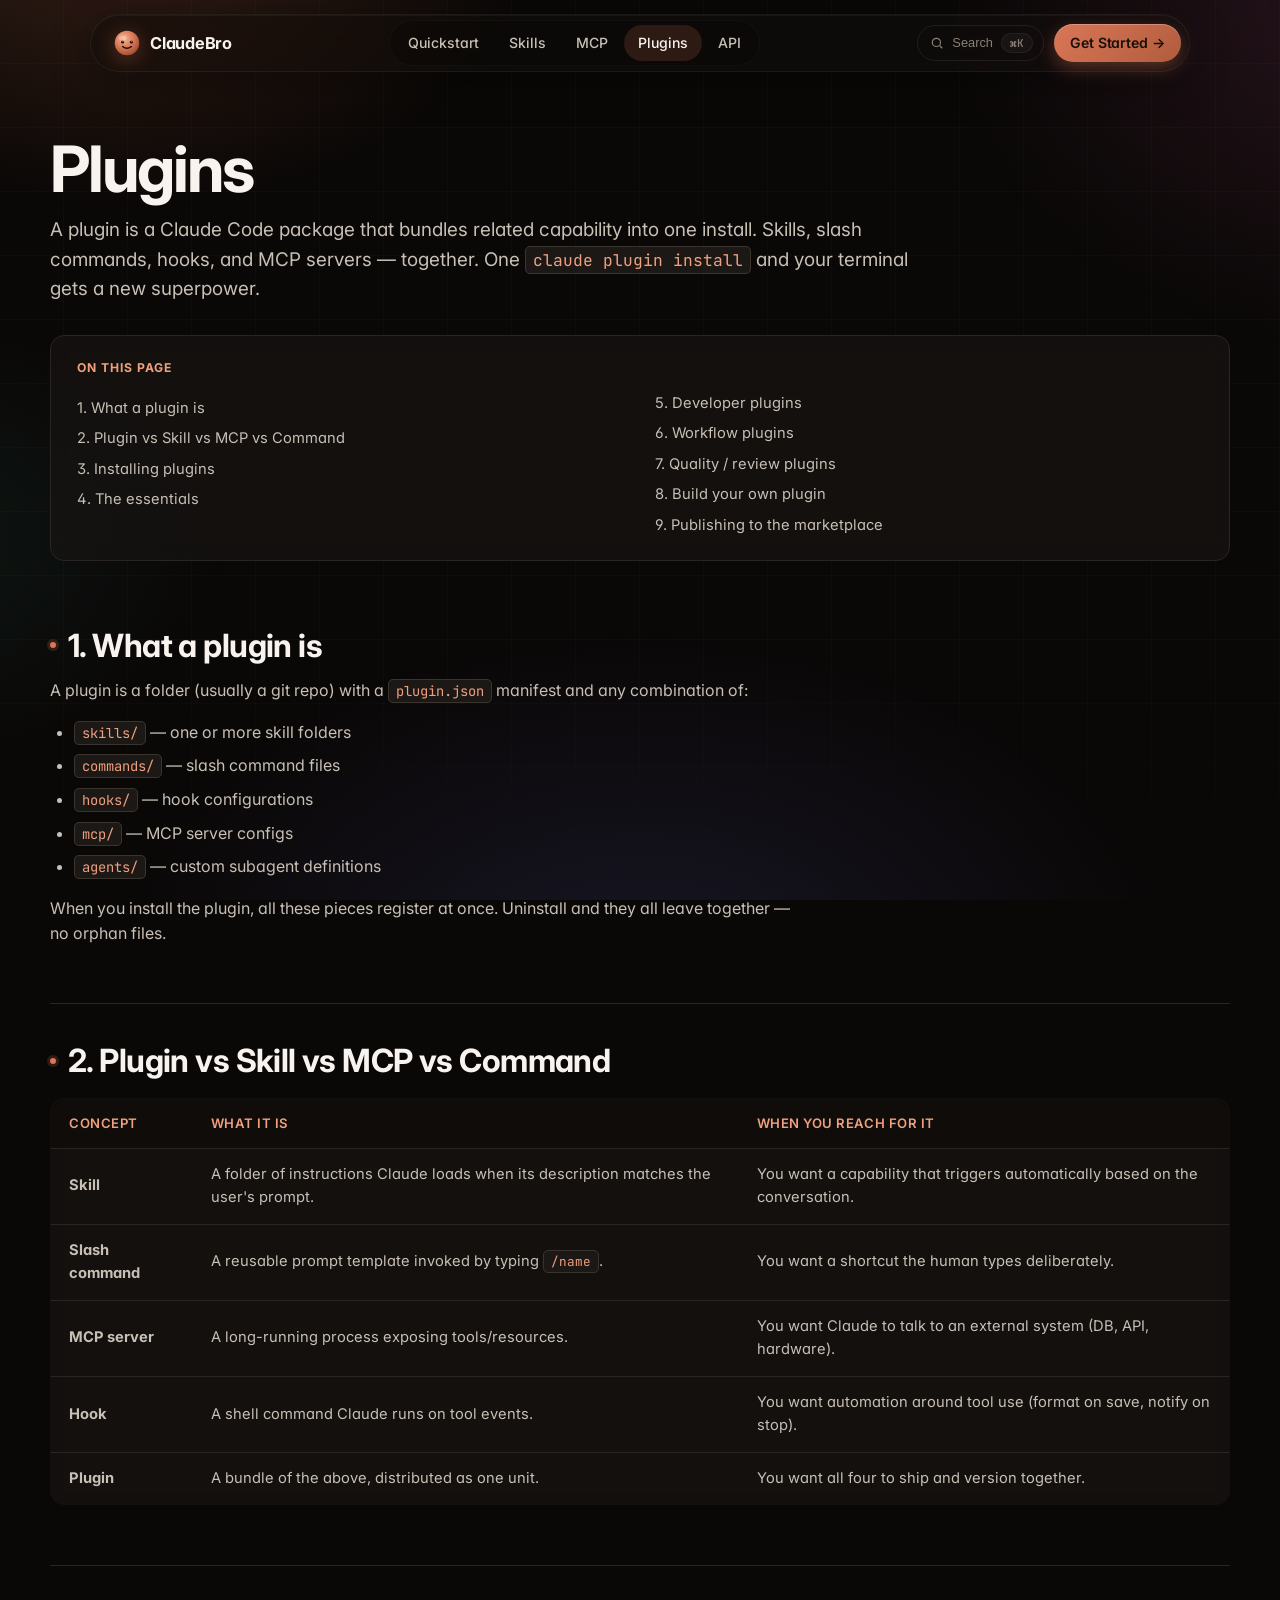
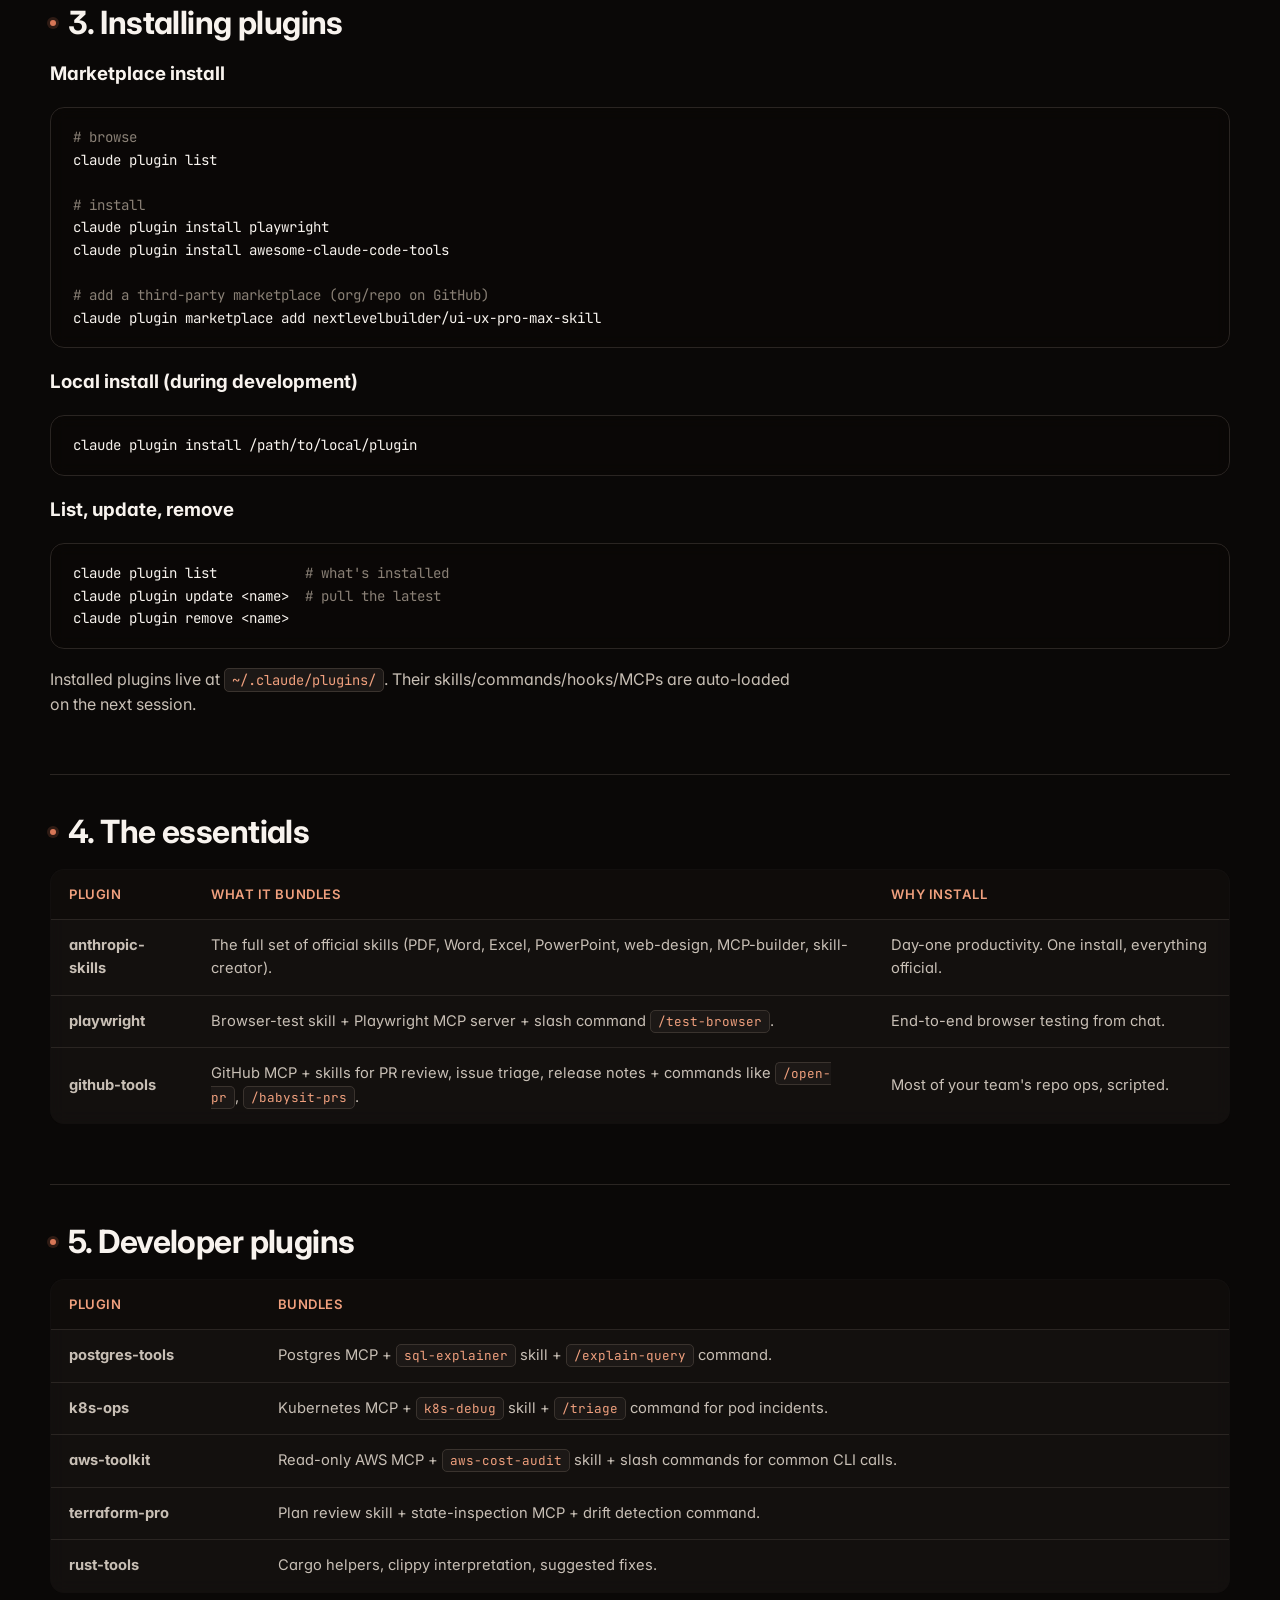
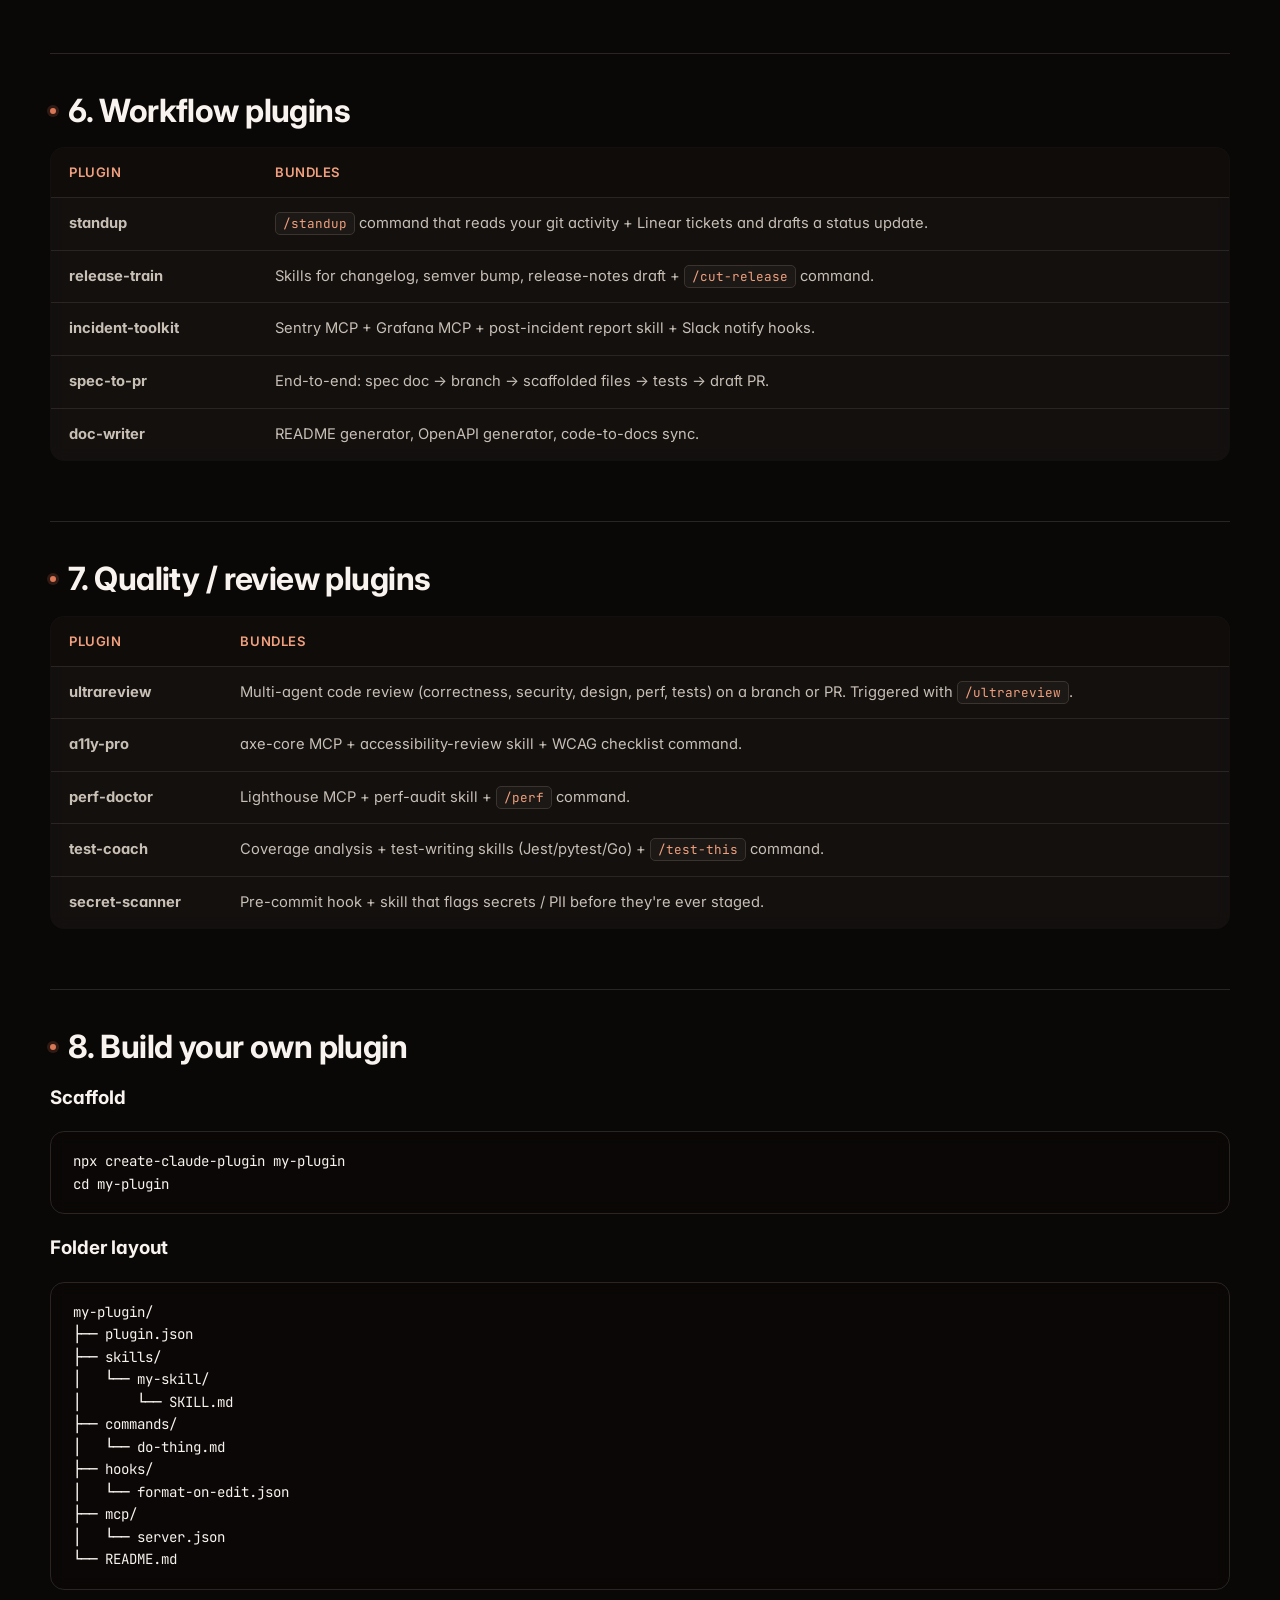
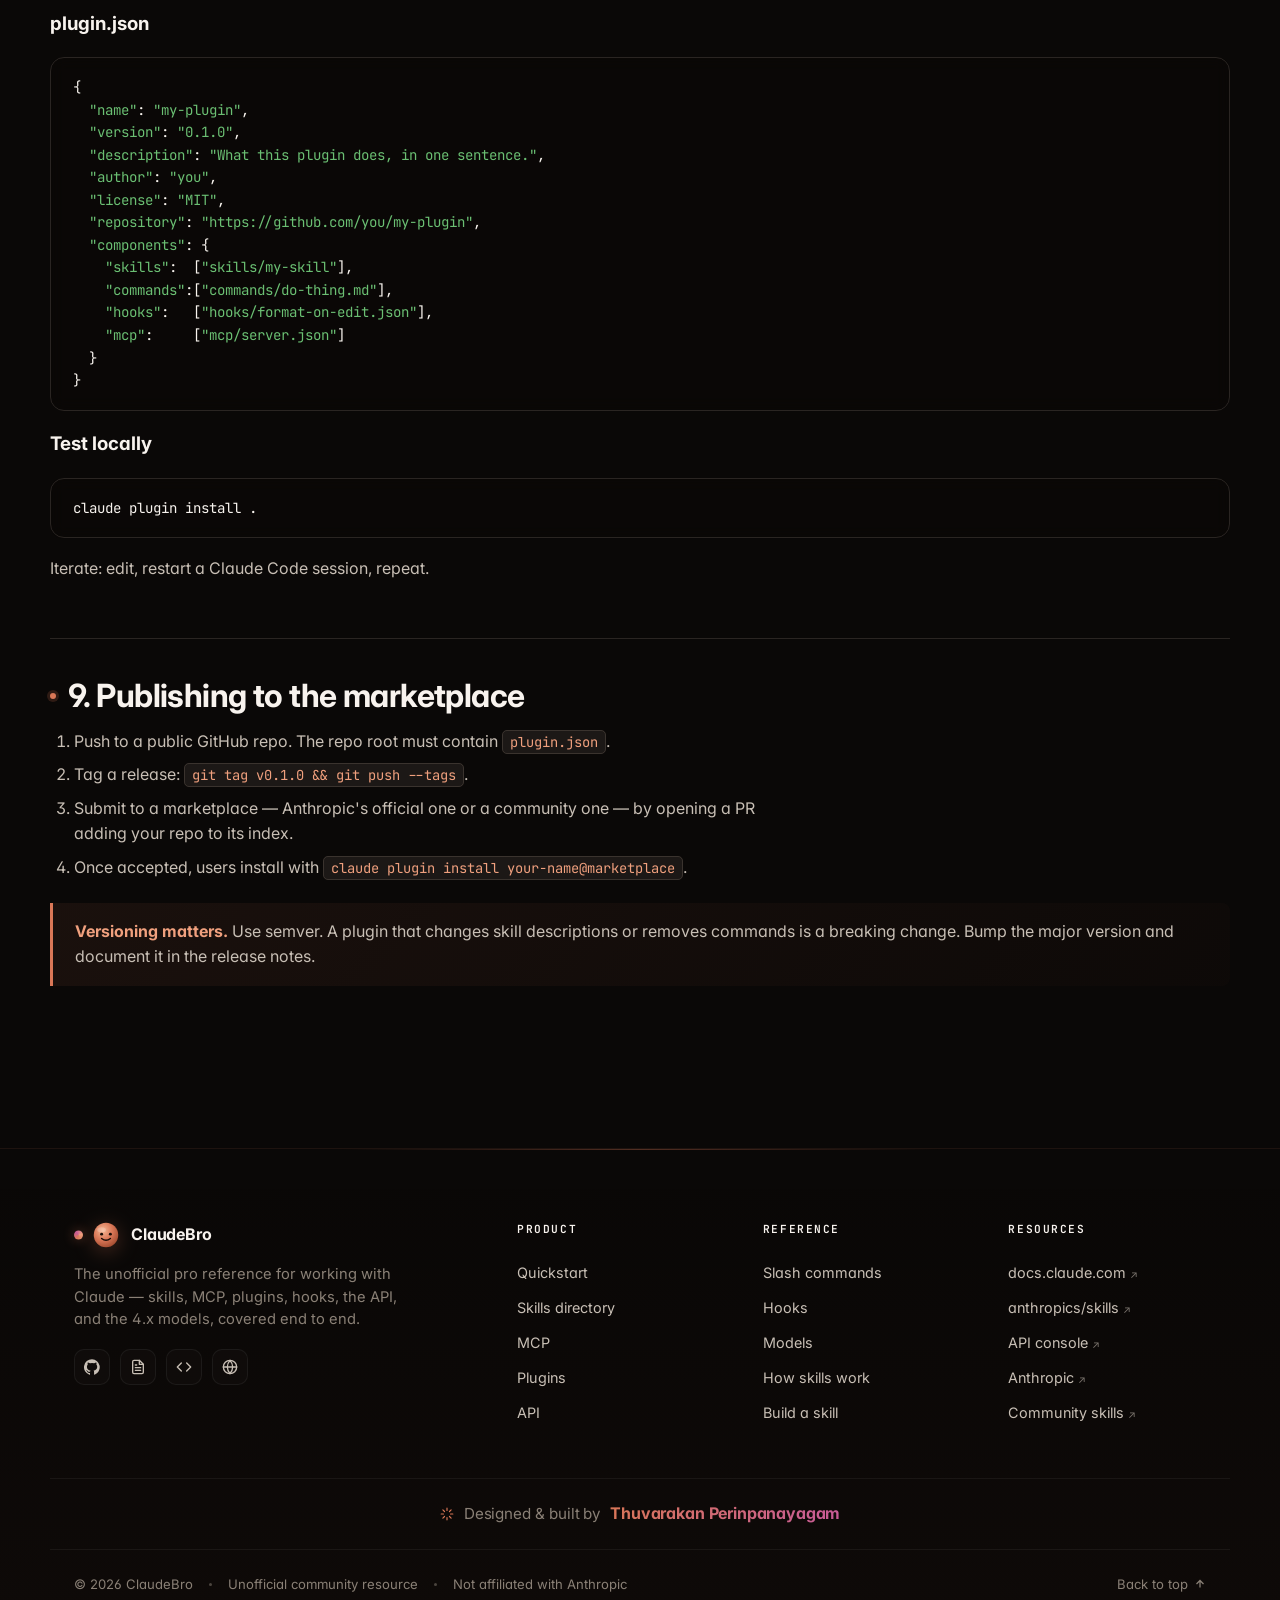
<file: plugins.html>
<!doctype html>
<html lang="en">
<head>
<meta charset="utf-8" />
<meta name="viewport" content="width=device-width,initial-scale=1" />
<title>Claude Code Plugins — Marketplace, popular plugins, authoring | ClaudeBro</title>
<meta name="description" content="Claude Code plugins explained: what they bundle, the marketplace, 20+ recommended plugins for dev, workflow, and code review, and how to publish your own." />
<meta name="keywords" content="Claude Code plugin, Claude plugin marketplace, plugin.json, claude plugin install, build Claude plugin" />
<meta name="author" content="Thuvarakan Perinpanayagam" />
<meta name="robots" content="index, follow, max-snippet:-1, max-image-preview:large, max-video-preview:-1" />
<meta name="theme-color" content="#0a0807" media="(prefers-color-scheme: dark)" />
<meta name="theme-color" content="#d97757" media="(prefers-color-scheme: light)" />
<link rel="canonical" href="https://claudebro.xyz/plugins.html" />

<!-- Favicons -->
<link rel="icon" type="image/svg+xml" href="/favicon.svg" />
<link rel="alternate icon" type="image/png" href="/favicon.svg" />
<link rel="apple-touch-icon" href="/favicon.svg" />

<!-- Open Graph -->
<meta property="og:type" content="article" />
<meta property="og:site_name" content="ClaudeBro" />
<meta property="og:title" content="Claude Code Plugins — Marketplace, popular plugins, authoring | ClaudeBro" />
<meta property="og:description" content="Claude Code plugins explained: what they bundle, the marketplace, 20+ recommended plugins for dev, workflow, and code review, and how to publish your own." />
<meta property="og:url" content="https://claudebro.xyz/plugins.html" />
<meta property="og:image" content="https://claudebro.xyz/og-image.svg" />
<meta property="og:image:width" content="1200" />
<meta property="og:image:height" content="630" />
<meta property="og:image:alt" content="ClaudeBro — A-to-Z reference for Claude" />
<meta property="og:locale" content="en_US" />

<!-- Twitter Card -->
<meta name="twitter:card" content="summary_large_image" />
<meta name="twitter:title" content="Claude Code Plugins — Marketplace, popular plugins, authoring | ClaudeBro" />
<meta name="twitter:description" content="Claude Code plugins explained: what they bundle, the marketplace, 20+ recommended plugins for dev, workflow, and code review, and how to publish your own." />
<meta name="twitter:image" content="https://claudebro.xyz/og-image.svg" />
<meta name="twitter:image:alt" content="ClaudeBro" />

<script type="application/ld+json">
{
  "@context": "https://schema.org",
  "@type": "TechArticle",
  "headline": "Claude Code Plugins",
  "description": "Claude Code plugins explained: what they bundle, the marketplace, 20+ recommended plugins for dev, workflow, and code review, and how to publish your own.",
  "url": "https://claudebro.xyz/plugins.html",
  "image": "https://claudebro.xyz/og-image.svg",
  "author": {
    "@type": "Person",
    "name": "Thuvarakan Perinpanayagam"
  },
  "publisher": {
    "@type": "Person",
    "name": "Thuvarakan Perinpanayagam"
  },
  "datePublished": "2026-05-22",
  "dateModified": "2026-05-22",
  "inLanguage": "en-US"
}
</script>
<link rel="stylesheet" href="styles.css" />
<link rel="preconnect" href="https://fonts.googleapis.com" />
<link rel="preconnect" href="https://fonts.gstatic.com" crossorigin />
<link href="https://fonts.googleapis.com/css2?family=Inter:wght@400;500;600;700;800&family=JetBrains+Mono:wght@400;500;600&display=swap" rel="stylesheet" />
<script type="application/ld+json" data-extra="0">
{
  "@context": "https://schema.org",
  "@type": "BreadcrumbList",
  "itemListElement": [
    {
      "@type": "ListItem",
      "position": 1,
      "name": "Home",
      "item": "https://claudebro.xyz/"
    },
    {
      "@type": "ListItem",
      "position": 2,
      "name": "Plugins",
      "item": "https://claudebro.xyz/plugins.html"
    }
  ]
}
</script>
</head>
<body>

<div class="scroll-progress"></div>

<header class="topbar">
  <div class="container nav">
    <a href="index.html" class="brand">
      <svg class="brand-logo" viewBox="0 0 32 32" aria-hidden="true">
        <defs>
          <radialGradient id="bf-plugins-nav" cx="38%" cy="32%" r="70%">
            <stop offset="0%" stop-color="#f5b692"/>
            <stop offset="55%" stop-color="#d97757"/>
            <stop offset="100%" stop-color="#a64f33"/>
          </radialGradient>
        </defs>
        <circle cx="16" cy="16" r="14" fill="url(#bf-plugins-nav)"/>
        <ellipse cx="11" cy="10" rx="5" ry="3" fill="#fff" opacity=".22"/>
        <circle cx="11" cy="15" r="1.7" fill="#1a0e08"/>
        <circle cx="11.4" cy="14.5" r="0.5" fill="#fff"/>
        <circle cx="21" cy="15" r="1.7" fill="#1a0e08"/>
        <circle cx="21.4" cy="14.5" r="0.5" fill="#fff"/>
        <path d="M11 20 Q16 24 21 20" stroke="#1a0e08" stroke-width="1.7" fill="none" stroke-linecap="round"/>
      </svg>
      <span class="brand-text">ClaudeBro</span>
    </a>
    <nav class="nav-links">
      <a href="quickstart.html"><span>Quickstart</span></a>
      <a href="directory.html"><span>Skills</span></a>
      <a href="mcp.html"><span>MCP</span></a>
      <a href="plugins.html" class="active"><span>Plugins</span></a>
      <a href="api.html"><span>API</span></a>
    </nav>
    <div style="display:flex;align-items:center;gap:10px;">
      <button class="kbd-hint" data-palette-trigger aria-label="Search">
        <svg width="14" height="14" viewBox="0 0 24 24" fill="none" stroke="currentColor" stroke-width="2"><circle cx="11" cy="11" r="7"/><path d="m21 21-4.3-4.3"/></svg>
        Search <kbd>⌘K</kbd>
      </button>
      <button class="menu-toggle" id="menu-toggle" aria-label="Open menu" aria-expanded="false">☰</button>
      <a class="cta" href="quickstart.html">Get Started →</a>
    </div>
  </div>
</header>

<div class="mobile-drawer" id="mobile-drawer">
  <nav>
    <a href="index.html">Home</a>
    <a href="quickstart.html">Quickstart</a>
    <a href="directory.html">Skills</a>
    <a href="mcp.html">MCP</a>
    <a href="plugins.html" class="active">Plugins</a>
    <a href="api.html">API</a>
    <a href="commands.html">Commands</a>
    <a href="hooks.html">Hooks</a>
    <a href="models.html">Models</a>
  </nav>
</div>

<main class="container install-page">
  <h1>Plugins</h1>
  <p class="lede">A plugin is a Claude Code package that bundles related capability into one install. Skills, slash commands, hooks, and MCP servers — together. One <code>claude plugin install</code> and your terminal gets a new superpower.</p>

  <div class="toc">
    <h4>On this page</h4>
    <ul>
      <li><a href="#what">1. What a plugin is</a></li>
      <li><a href="#vs">2. Plugin vs Skill vs MCP vs Command</a></li>
      <li><a href="#install">3. Installing plugins</a></li>
      <li><a href="#essentials">4. The essentials</a></li>
      <li><a href="#dev">5. Developer plugins</a></li>
      <li><a href="#workflow">6. Workflow plugins</a></li>
      <li><a href="#qa">7. Quality / review plugins</a></li>
      <li><a href="#build">8. Build your own plugin</a></li>
      <li><a href="#publish">9. Publishing to the marketplace</a></li>
    </ul>
  </div>

  <section id="what">
    <h2>1. What a plugin is</h2>
    <p>A plugin is a folder (usually a git repo) with a <code>plugin.json</code> manifest and any combination of:</p>
    <ul>
      <li><code>skills/</code> — one or more skill folders</li>
      <li><code>commands/</code> — slash command files</li>
      <li><code>hooks/</code> — hook configurations</li>
      <li><code>mcp/</code> — MCP server configs</li>
      <li><code>agents/</code> — custom subagent definitions</li>
    </ul>
    <p>When you install the plugin, all these pieces register at once. Uninstall and they all leave together — no orphan files.</p>
  </section>

  <section id="vs">
    <h2>2. Plugin vs Skill vs MCP vs Command</h2>
    <table>
      <thead><tr><th>Concept</th><th>What it is</th><th>When you reach for it</th></tr></thead>
      <tbody>
        <tr><td><strong>Skill</strong></td><td>A folder of instructions Claude loads when its description matches the user's prompt.</td><td>You want a capability that triggers automatically based on the conversation.</td></tr>
        <tr><td><strong>Slash command</strong></td><td>A reusable prompt template invoked by typing <code>/name</code>.</td><td>You want a shortcut the human types deliberately.</td></tr>
        <tr><td><strong>MCP server</strong></td><td>A long-running process exposing tools/resources.</td><td>You want Claude to talk to an external system (DB, API, hardware).</td></tr>
        <tr><td><strong>Hook</strong></td><td>A shell command Claude runs on tool events.</td><td>You want automation around tool use (format on save, notify on stop).</td></tr>
        <tr><td><strong>Plugin</strong></td><td>A bundle of the above, distributed as one unit.</td><td>You want all four to ship and version together.</td></tr>
      </tbody>
    </table>
  </section>

  <section id="install">
    <h2>3. Installing plugins</h2>

    <h3>Marketplace install</h3>
<pre><span class="c-tok-com"># browse</span>
claude plugin list

<span class="c-tok-com"># install</span>
claude plugin install playwright
claude plugin install awesome-claude-code-tools

<span class="c-tok-com"># add a third-party marketplace (org/repo on GitHub)</span>
claude plugin marketplace add nextlevelbuilder/ui-ux-pro-max-skill</pre>

    <h3>Local install (during development)</h3>
<pre>claude plugin install /path/to/local/plugin</pre>

    <h3>List, update, remove</h3>
<pre>claude plugin list           <span class="c-tok-com"># what's installed</span>
claude plugin update &lt;name&gt;  <span class="c-tok-com"># pull the latest</span>
claude plugin remove &lt;name&gt;</pre>

    <p>Installed plugins live at <code>~/.claude/plugins/</code>. Their skills/commands/hooks/MCPs are auto-loaded on the next session.</p>
  </section>

  <section id="essentials">
    <h2>4. The essentials</h2>
    <table>
      <thead><tr><th>Plugin</th><th>What it bundles</th><th>Why install</th></tr></thead>
      <tbody>
        <tr>
          <td><strong>anthropic-skills</strong></td>
          <td>The full set of official skills (PDF, Word, Excel, PowerPoint, web-design, MCP-builder, skill-creator).</td>
          <td>Day-one productivity. One install, everything official.</td>
        </tr>
        <tr>
          <td><strong>playwright</strong></td>
          <td>Browser-test skill + Playwright MCP server + slash command <code>/test-browser</code>.</td>
          <td>End-to-end browser testing from chat.</td>
        </tr>
        <tr>
          <td><strong>github-tools</strong></td>
          <td>GitHub MCP + skills for PR review, issue triage, release notes + commands like <code>/open-pr</code>, <code>/babysit-prs</code>.</td>
          <td>Most of your team's repo ops, scripted.</td>
        </tr>
      </tbody>
    </table>
  </section>

  <section id="dev">
    <h2>5. Developer plugins</h2>
    <table>
      <thead><tr><th>Plugin</th><th>Bundles</th></tr></thead>
      <tbody>
        <tr><td><strong>postgres-tools</strong></td><td>Postgres MCP + <code>sql-explainer</code> skill + <code>/explain-query</code> command.</td></tr>
        <tr><td><strong>k8s-ops</strong></td><td>Kubernetes MCP + <code>k8s-debug</code> skill + <code>/triage</code> command for pod incidents.</td></tr>
        <tr><td><strong>aws-toolkit</strong></td><td>Read-only AWS MCP + <code>aws-cost-audit</code> skill + slash commands for common CLI calls.</td></tr>
        <tr><td><strong>terraform-pro</strong></td><td>Plan review skill + state-inspection MCP + drift detection command.</td></tr>
        <tr><td><strong>rust-tools</strong></td><td>Cargo helpers, clippy interpretation, suggested fixes.</td></tr>
      </tbody>
    </table>
  </section>

  <section id="workflow">
    <h2>6. Workflow plugins</h2>
    <table>
      <thead><tr><th>Plugin</th><th>Bundles</th></tr></thead>
      <tbody>
        <tr><td><strong>standup</strong></td><td><code>/standup</code> command that reads your git activity + Linear tickets and drafts a status update.</td></tr>
        <tr><td><strong>release-train</strong></td><td>Skills for changelog, semver bump, release-notes draft + <code>/cut-release</code> command.</td></tr>
        <tr><td><strong>incident-toolkit</strong></td><td>Sentry MCP + Grafana MCP + post-incident report skill + Slack notify hooks.</td></tr>
        <tr><td><strong>spec-to-pr</strong></td><td>End-to-end: spec doc → branch → scaffolded files → tests → draft PR.</td></tr>
        <tr><td><strong>doc-writer</strong></td><td>README generator, OpenAPI generator, code-to-docs sync.</td></tr>
      </tbody>
    </table>
  </section>

  <section id="qa">
    <h2>7. Quality / review plugins</h2>
    <table>
      <thead><tr><th>Plugin</th><th>Bundles</th></tr></thead>
      <tbody>
        <tr><td><strong>ultrareview</strong></td><td>Multi-agent code review (correctness, security, design, perf, tests) on a branch or PR. Triggered with <code>/ultrareview</code>.</td></tr>
        <tr><td><strong>a11y-pro</strong></td><td>axe-core MCP + accessibility-review skill + WCAG checklist command.</td></tr>
        <tr><td><strong>perf-doctor</strong></td><td>Lighthouse MCP + perf-audit skill + <code>/perf</code> command.</td></tr>
        <tr><td><strong>test-coach</strong></td><td>Coverage analysis + test-writing skills (Jest/pytest/Go) + <code>/test-this</code> command.</td></tr>
        <tr><td><strong>secret-scanner</strong></td><td>Pre-commit hook + skill that flags secrets / PII before they're ever staged.</td></tr>
      </tbody>
    </table>
  </section>

  <section id="build">
    <h2>8. Build your own plugin</h2>

    <h3>Scaffold</h3>
<pre>npx create-claude-plugin my-plugin
cd my-plugin</pre>

    <h3>Folder layout</h3>
<pre>my-plugin/
├── plugin.json
├── skills/
│   └── my-skill/
│       └── SKILL.md
├── commands/
│   └── do-thing.md
├── hooks/
│   └── format-on-edit.json
├── mcp/
│   └── server.json
└── README.md</pre>

    <h3>plugin.json</h3>
<pre>{
  <span class="c-tok-str">"name"</span>: <span class="c-tok-str">"my-plugin"</span>,
  <span class="c-tok-str">"version"</span>: <span class="c-tok-str">"0.1.0"</span>,
  <span class="c-tok-str">"description"</span>: <span class="c-tok-str">"What this plugin does, in one sentence."</span>,
  <span class="c-tok-str">"author"</span>: <span class="c-tok-str">"you"</span>,
  <span class="c-tok-str">"license"</span>: <span class="c-tok-str">"MIT"</span>,
  <span class="c-tok-str">"repository"</span>: <span class="c-tok-str">"https://github.com/you/my-plugin"</span>,
  <span class="c-tok-str">"components"</span>: {
    <span class="c-tok-str">"skills"</span>:  [<span class="c-tok-str">"skills/my-skill"</span>],
    <span class="c-tok-str">"commands"</span>:[<span class="c-tok-str">"commands/do-thing.md"</span>],
    <span class="c-tok-str">"hooks"</span>:   [<span class="c-tok-str">"hooks/format-on-edit.json"</span>],
    <span class="c-tok-str">"mcp"</span>:     [<span class="c-tok-str">"mcp/server.json"</span>]
  }
}</pre>

    <h3>Test locally</h3>
<pre>claude plugin install .</pre>
    <p>Iterate: edit, restart a Claude Code session, repeat.</p>
  </section>

  <section id="publish">
    <h2>9. Publishing to the marketplace</h2>
    <ol>
      <li>Push to a public GitHub repo. The repo root must contain <code>plugin.json</code>.</li>
      <li>Tag a release: <code>git tag v0.1.0 &amp;&amp; git push --tags</code>.</li>
      <li>Submit to a marketplace — Anthropic's official one or a community one — by opening a PR adding your repo to its index.</li>
      <li>Once accepted, users install with <code>claude plugin install your-name@marketplace</code>.</li>
    </ol>
    <div class="callout"><strong>Versioning matters.</strong> Use semver. A plugin that changes skill descriptions or removes commands is a breaking change. Bump the major version and document it in the release notes.</div>
  </section>
</main>

<footer class="footer">
  <div class="container footer-grid">
    <div class="footer-brand">
      <div class="footer-logo">
        <svg class="footer-logo-mark" viewBox="0 0 32 32" aria-hidden="true">
          <defs>
            <radialGradient id="bf-plugins-foot" cx="38%" cy="32%" r="70%">
              <stop offset="0%" stop-color="#f5b692"/>
              <stop offset="55%" stop-color="#d97757"/>
              <stop offset="100%" stop-color="#a64f33"/>
            </radialGradient>
          </defs>
          <circle cx="16" cy="16" r="14" fill="url(#bf-plugins-foot)"/>
          <ellipse cx="11" cy="10" rx="5" ry="3" fill="#fff" opacity=".22"/>
          <circle cx="11" cy="15" r="1.7" fill="#1a0e08"/>
          <circle cx="21" cy="15" r="1.7" fill="#1a0e08"/>
          <path d="M11 20 Q16 24 21 20" stroke="#1a0e08" stroke-width="1.7" fill="none" stroke-linecap="round"/>
        </svg>
        <strong>ClaudeBro</strong>
      </div>
      <p>The unofficial pro reference for working with Claude — skills, MCP, plugins, hooks, the API, and the 4.x models, covered end to end.</p>
      <div class="footer-social">
        <a href="https://github.com/anthropics/skills" target="_blank" rel="noopener" aria-label="anthropics/skills on GitHub">
          <svg viewBox="0 0 24 24" fill="currentColor"><path d="M12 .3a12 12 0 0 0-3.8 23.4c.6.1.8-.3.8-.6v-2.2c-3.3.7-4-1.6-4-1.6-.6-1.4-1.4-1.8-1.4-1.8-1-.7.1-.7.1-.7 1.2 0 1.9 1.2 1.9 1.2 1 1.8 2.8 1.3 3.5 1 .1-.8.4-1.3.8-1.6-2.7-.3-5.5-1.3-5.5-6 0-1.2.5-2.3 1.3-3.1-.2-.4-.6-1.6 0-3.2 0 0 1-.3 3.4 1.2a11.5 11.5 0 0 1 6 0c2.3-1.5 3.3-1.2 3.3-1.2.7 1.6.2 2.8.1 3.2.8.8 1.3 1.9 1.3 3.1 0 4.6-2.8 5.7-5.5 6 .5.4.8 1.1.8 2.2v3.3c0 .3.2.7.8.6A12 12 0 0 0 12 .3"/></svg>
        </a>
        <a href="https://docs.claude.com" target="_blank" rel="noopener" aria-label="Claude documentation">
          <svg viewBox="0 0 24 24" fill="none" stroke="currentColor" stroke-width="2" stroke-linecap="round" stroke-linejoin="round"><path d="M14 2H6a2 2 0 0 0-2 2v16a2 2 0 0 0 2 2h12a2 2 0 0 0 2-2V8z"/><polyline points="14 2 14 8 20 8"/><line x1="16" y1="13" x2="8" y2="13"/><line x1="16" y1="17" x2="8" y2="17"/><line x1="10" y1="9" x2="8" y2="9"/></svg>
        </a>
        <a href="https://console.anthropic.com" target="_blank" rel="noopener" aria-label="Anthropic API console">
          <svg viewBox="0 0 24 24" fill="none" stroke="currentColor" stroke-width="2" stroke-linecap="round" stroke-linejoin="round"><polyline points="16 18 22 12 16 6"/><polyline points="8 6 2 12 8 18"/></svg>
        </a>
        <a href="https://www.anthropic.com" target="_blank" rel="noopener" aria-label="Anthropic">
          <svg viewBox="0 0 24 24" fill="none" stroke="currentColor" stroke-width="2" stroke-linecap="round" stroke-linejoin="round"><circle cx="12" cy="12" r="10"/><line x1="2" y1="12" x2="22" y2="12"/><path d="M12 2a15.3 15.3 0 0 1 4 10 15.3 15.3 0 0 1-4 10 15.3 15.3 0 0 1-4-10 15.3 15.3 0 0 1 4-10z"/></svg>
        </a>
      </div>
    </div>

    <div class="footer-col">
      <h4>Product</h4>
      <a href="quickstart.html">Quickstart</a>
      <a href="directory.html">Skills directory</a>
      <a href="mcp.html">MCP</a>
      <a href="plugins.html">Plugins</a>
      <a href="api.html">API</a>
    </div>

    <div class="footer-col">
      <h4>Reference</h4>
      <a href="commands.html">Slash commands</a>
      <a href="hooks.html">Hooks</a>
      <a href="models.html">Models</a>
      <a href="guide.html">How skills work</a>
      <a href="create.html">Build a skill</a>
    </div>

    <div class="footer-col">
      <h4>Resources</h4>
      <a href="https://docs.claude.com" target="_blank" rel="noopener">docs.claude.com<span class="ext">↗</span></a>
      <a href="https://github.com/anthropics/skills" target="_blank" rel="noopener">anthropics/skills<span class="ext">↗</span></a>
      <a href="https://console.anthropic.com" target="_blank" rel="noopener">API console<span class="ext">↗</span></a>
      <a href="https://www.anthropic.com" target="_blank" rel="noopener">Anthropic<span class="ext">↗</span></a>
      <a href="https://github.com/topics/claude-skills" target="_blank" rel="noopener">Community skills<span class="ext">↗</span></a>
    </div>
  </div>

  <div class="container footer-credit-line">
    <svg class="credit-spark" viewBox="0 0 24 24" fill="none" stroke="currentColor" stroke-width="2" stroke-linecap="round" stroke-linejoin="round"><path d="M12 2v4M12 18v4M4.93 4.93l2.83 2.83M16.24 16.24l2.83 2.83M2 12h4M18 12h4M4.93 19.07l2.83-2.83M16.24 7.76l2.83-2.83"/></svg>
    <span>Designed &amp; built by</span>
    <span class="credit-name">Thuvarakan Perinpanayagam</span>
  </div>

  <div class="container footer-bottom">
    <div class="footer-meta">
      <span>© 2026 ClaudeBro</span>
      <span class="sep"></span>
      <span>Unofficial community resource</span>
      <span class="sep"></span>
      <span>Not affiliated with Anthropic</span>
    </div>
    <a class="footer-back-top" href="#top">Back to top
      <svg width="12" height="12" viewBox="0 0 24 24" fill="none" stroke="currentColor" stroke-width="2.5"><path d="M12 19V5M5 12l7-7 7 7"/></svg>
    </a>
  </div>
</footer>

<button class="fab" id="fab" aria-label="Back to top">
  <svg width="18" height="18" viewBox="0 0 24 24" fill="none" stroke="currentColor" stroke-width="2.5"><path d="M12 19V5M5 12l7-7 7 7"/></svg>
</button>

<div class="palette-backdrop" id="palette-backdrop" role="dialog" aria-label="Search">
  <div class="palette">
    <div class="palette-search">
      <svg width="18" height="18" viewBox="0 0 24 24" fill="none" stroke="currentColor" stroke-width="2"><circle cx="11" cy="11" r="7"/><path d="m21 21-4.3-4.3"/></svg>
      <label for="palette-input" class="sr-only">Search skills</label>
      <input id="palette-input" type="text" placeholder="Search 101 skills — name, trigger, description…" aria-label="Search skills" autocomplete="off" />
      <span class="esc">esc</span>
    </div>
    <div class="palette-results" id="palette-results"></div>
  </div>
</div>

<script src="skills-data.js"></script>
<script src="script.js"></script>
</body>
</html>
</file>
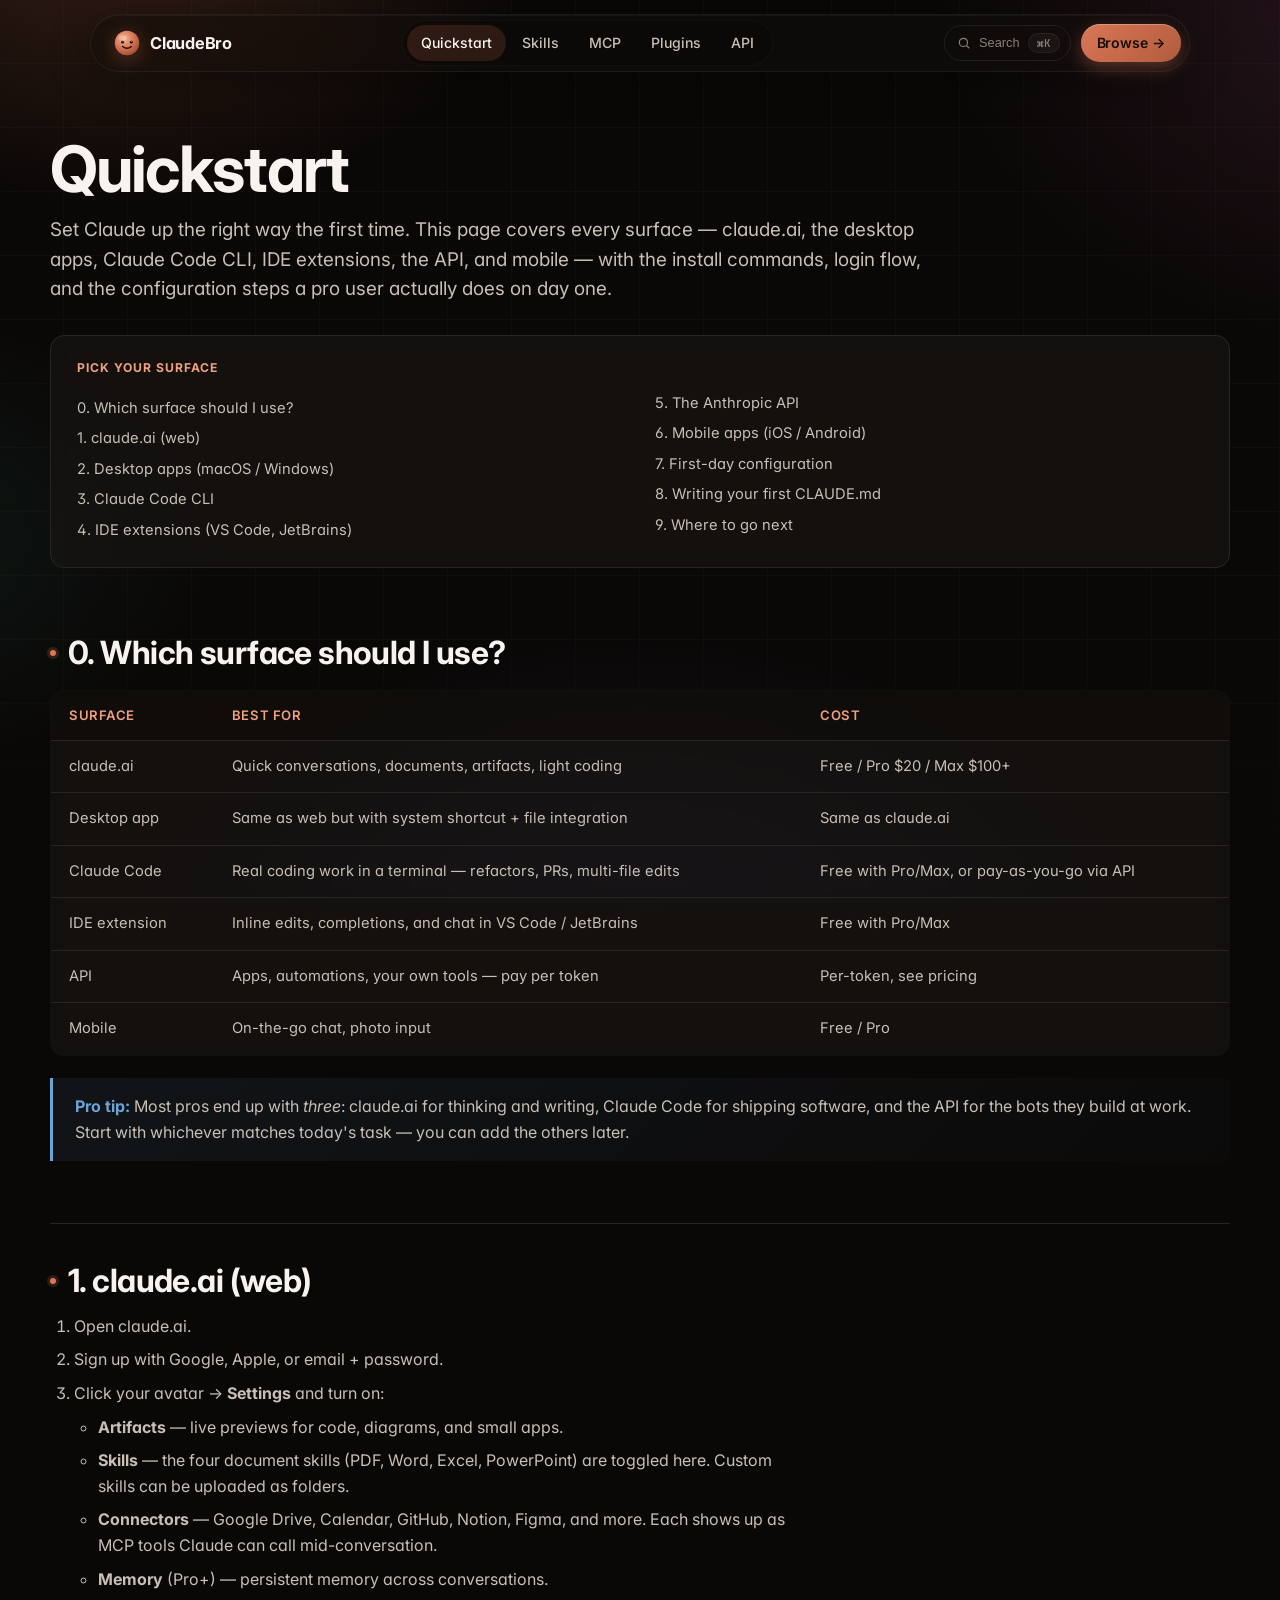
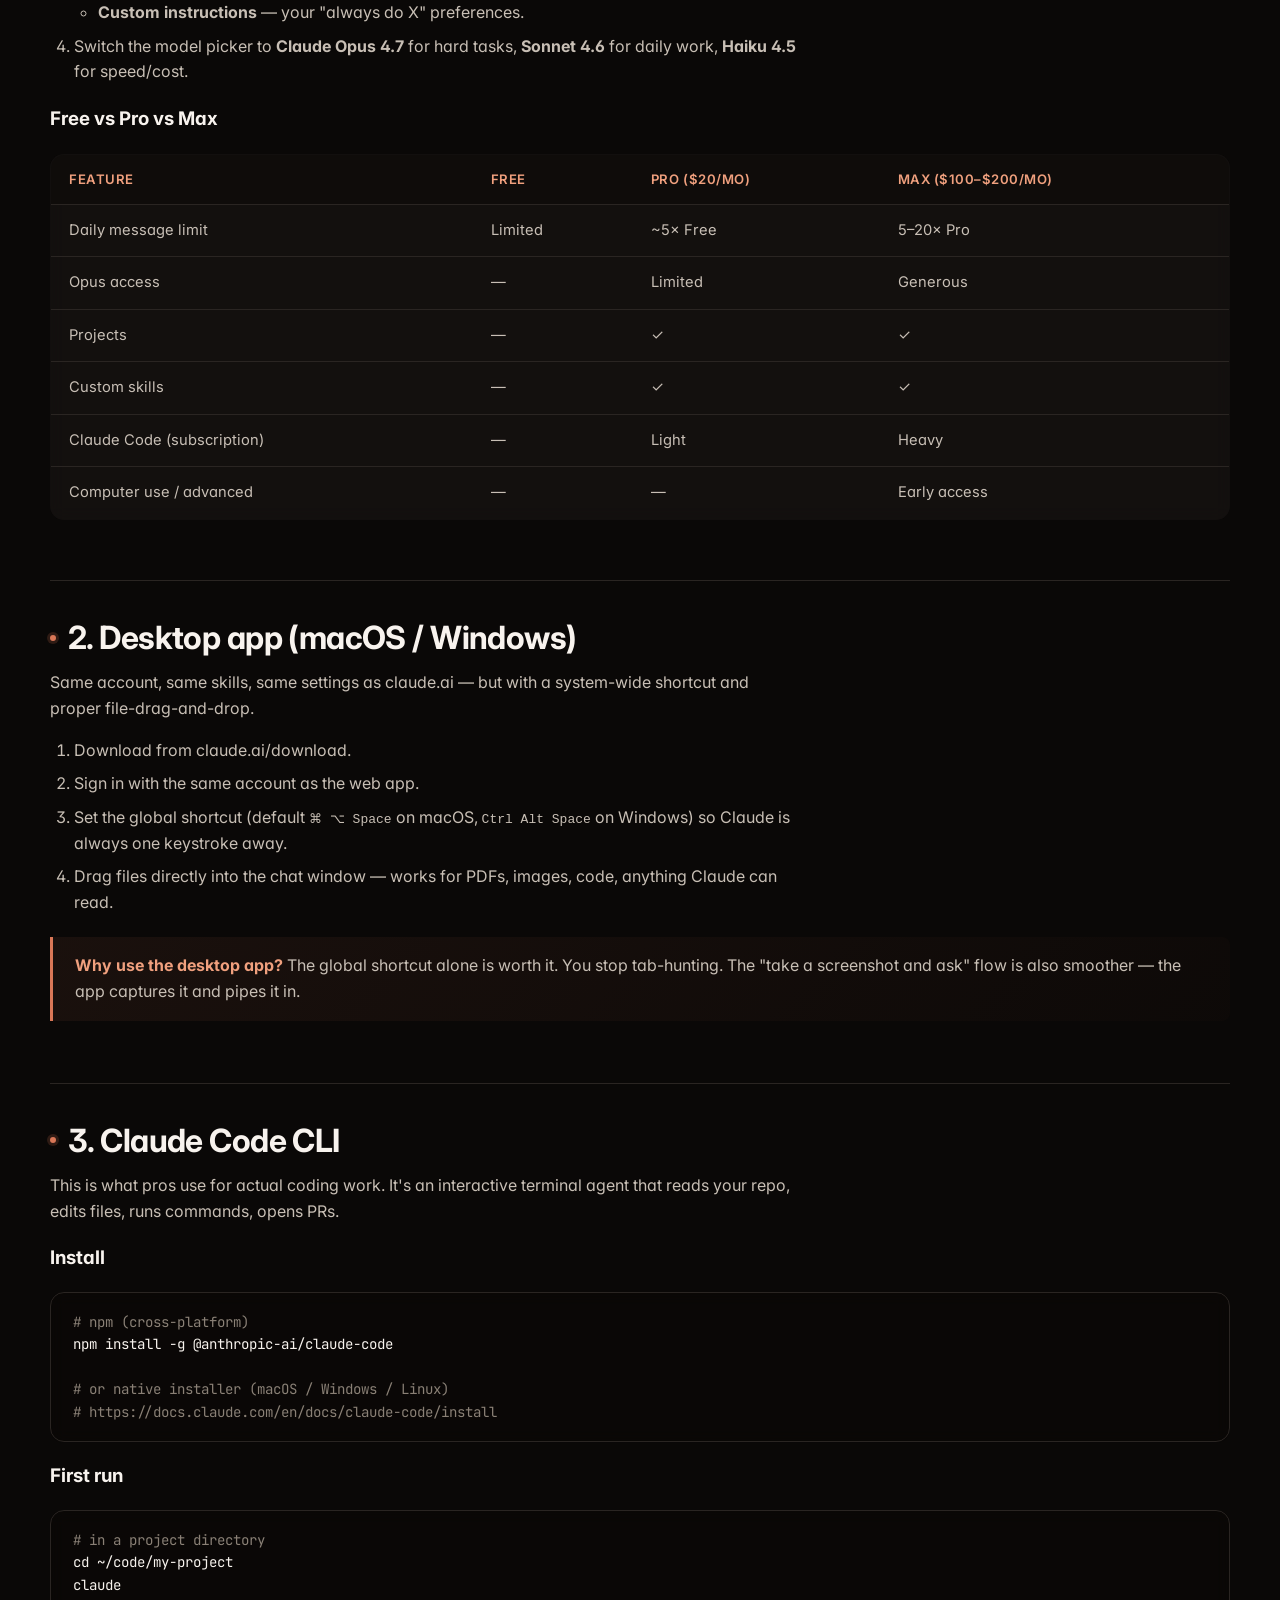
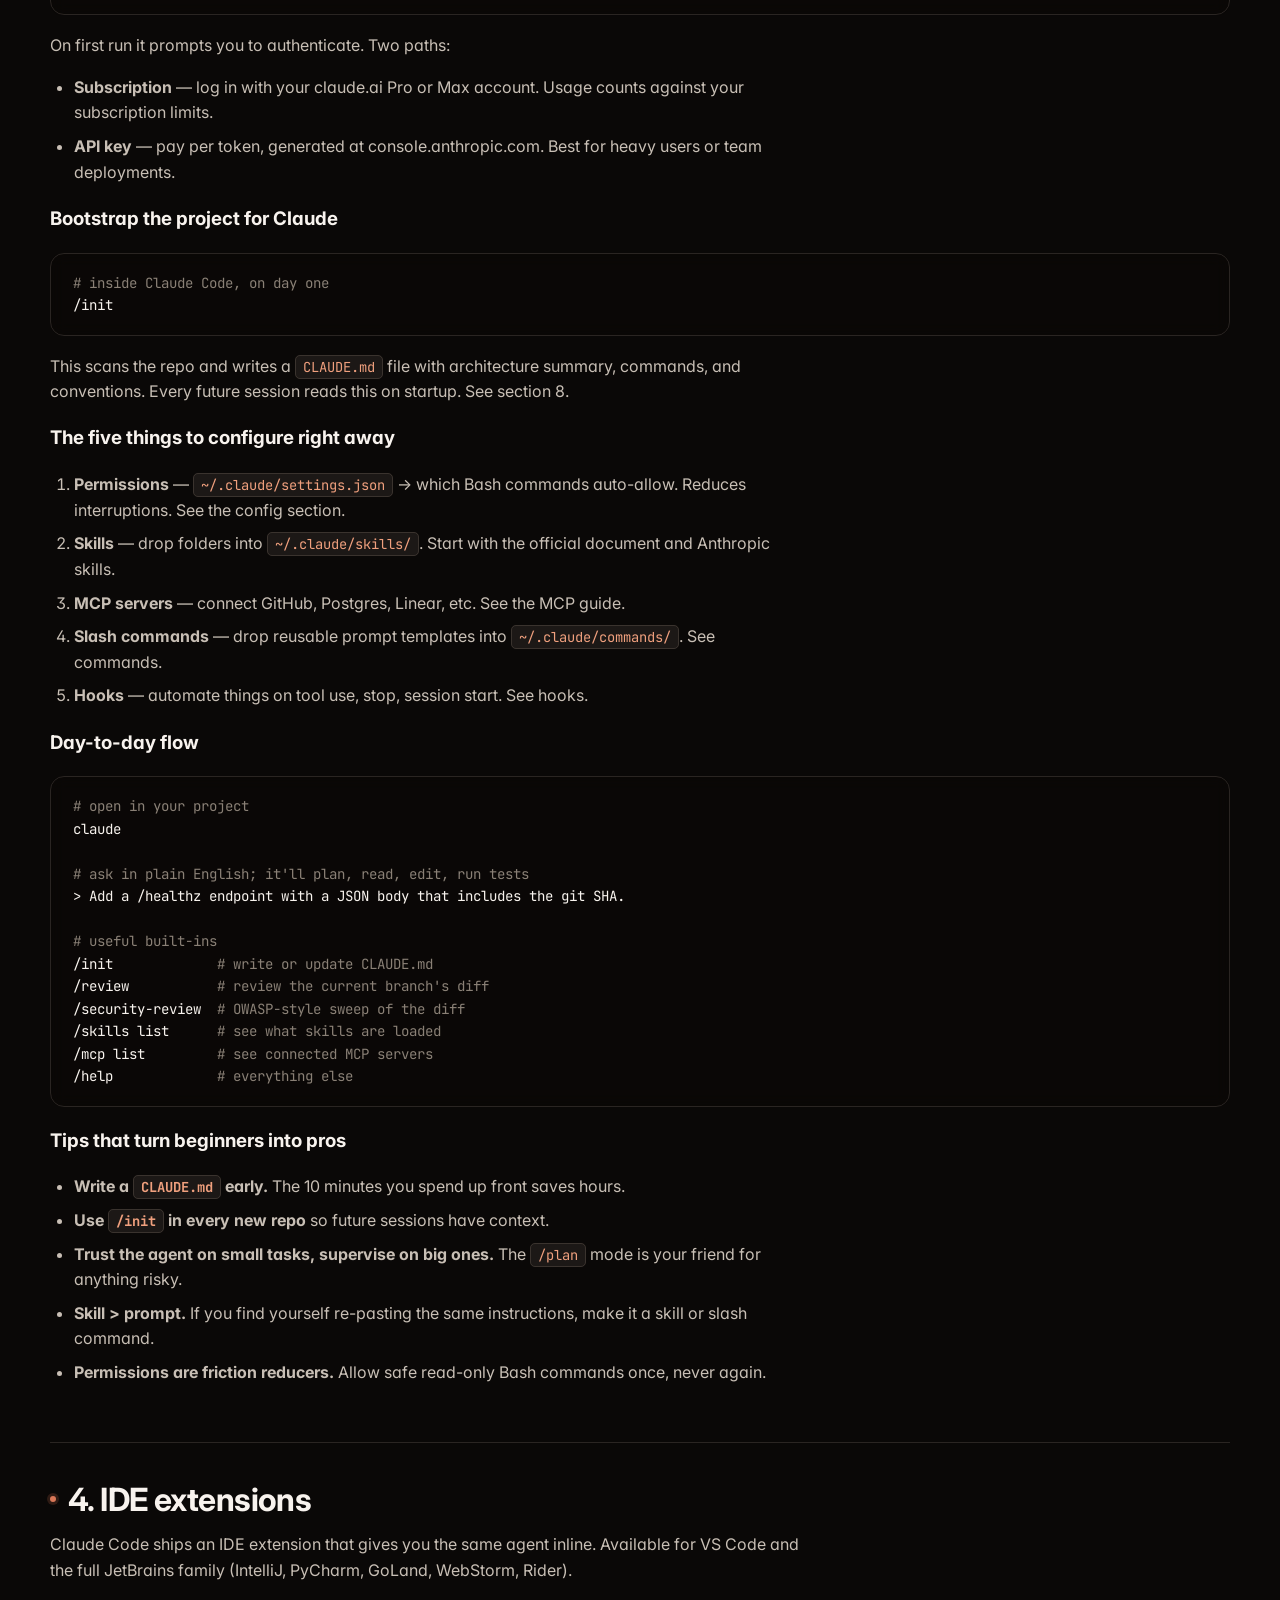
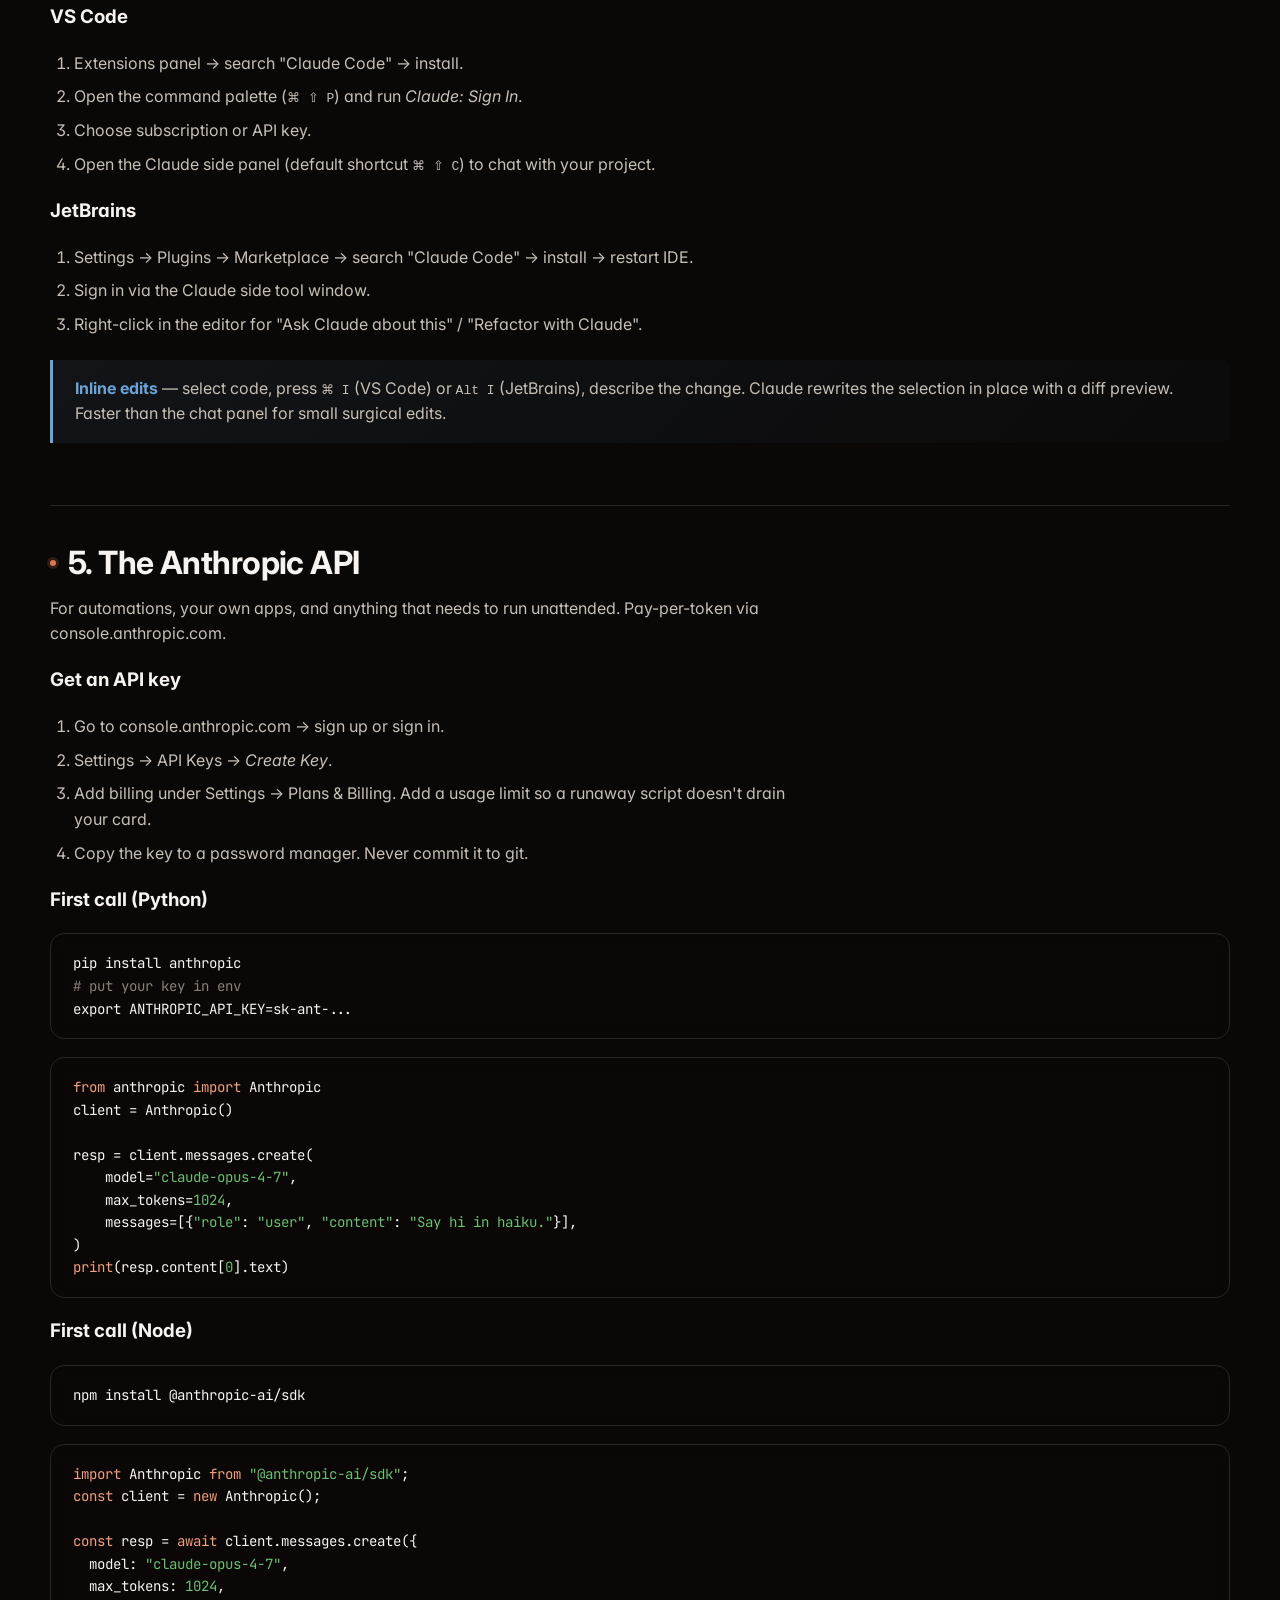
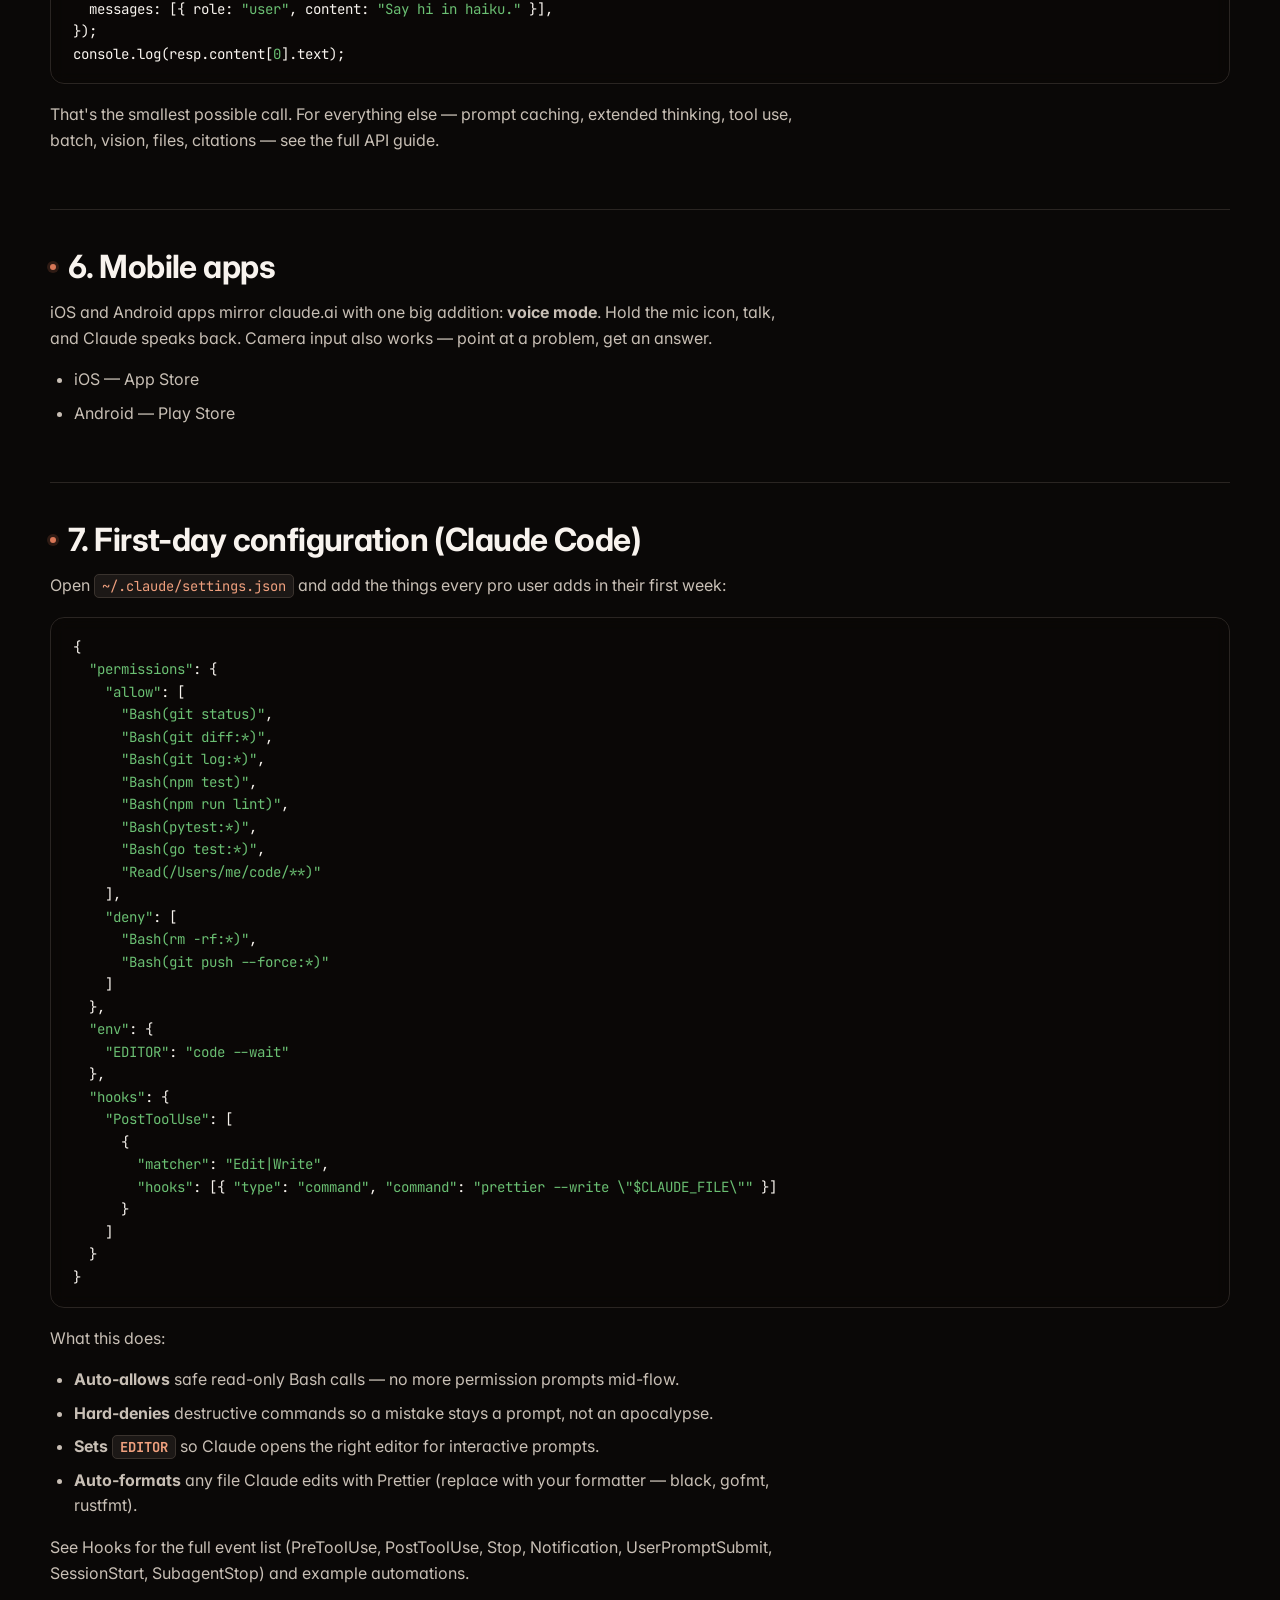
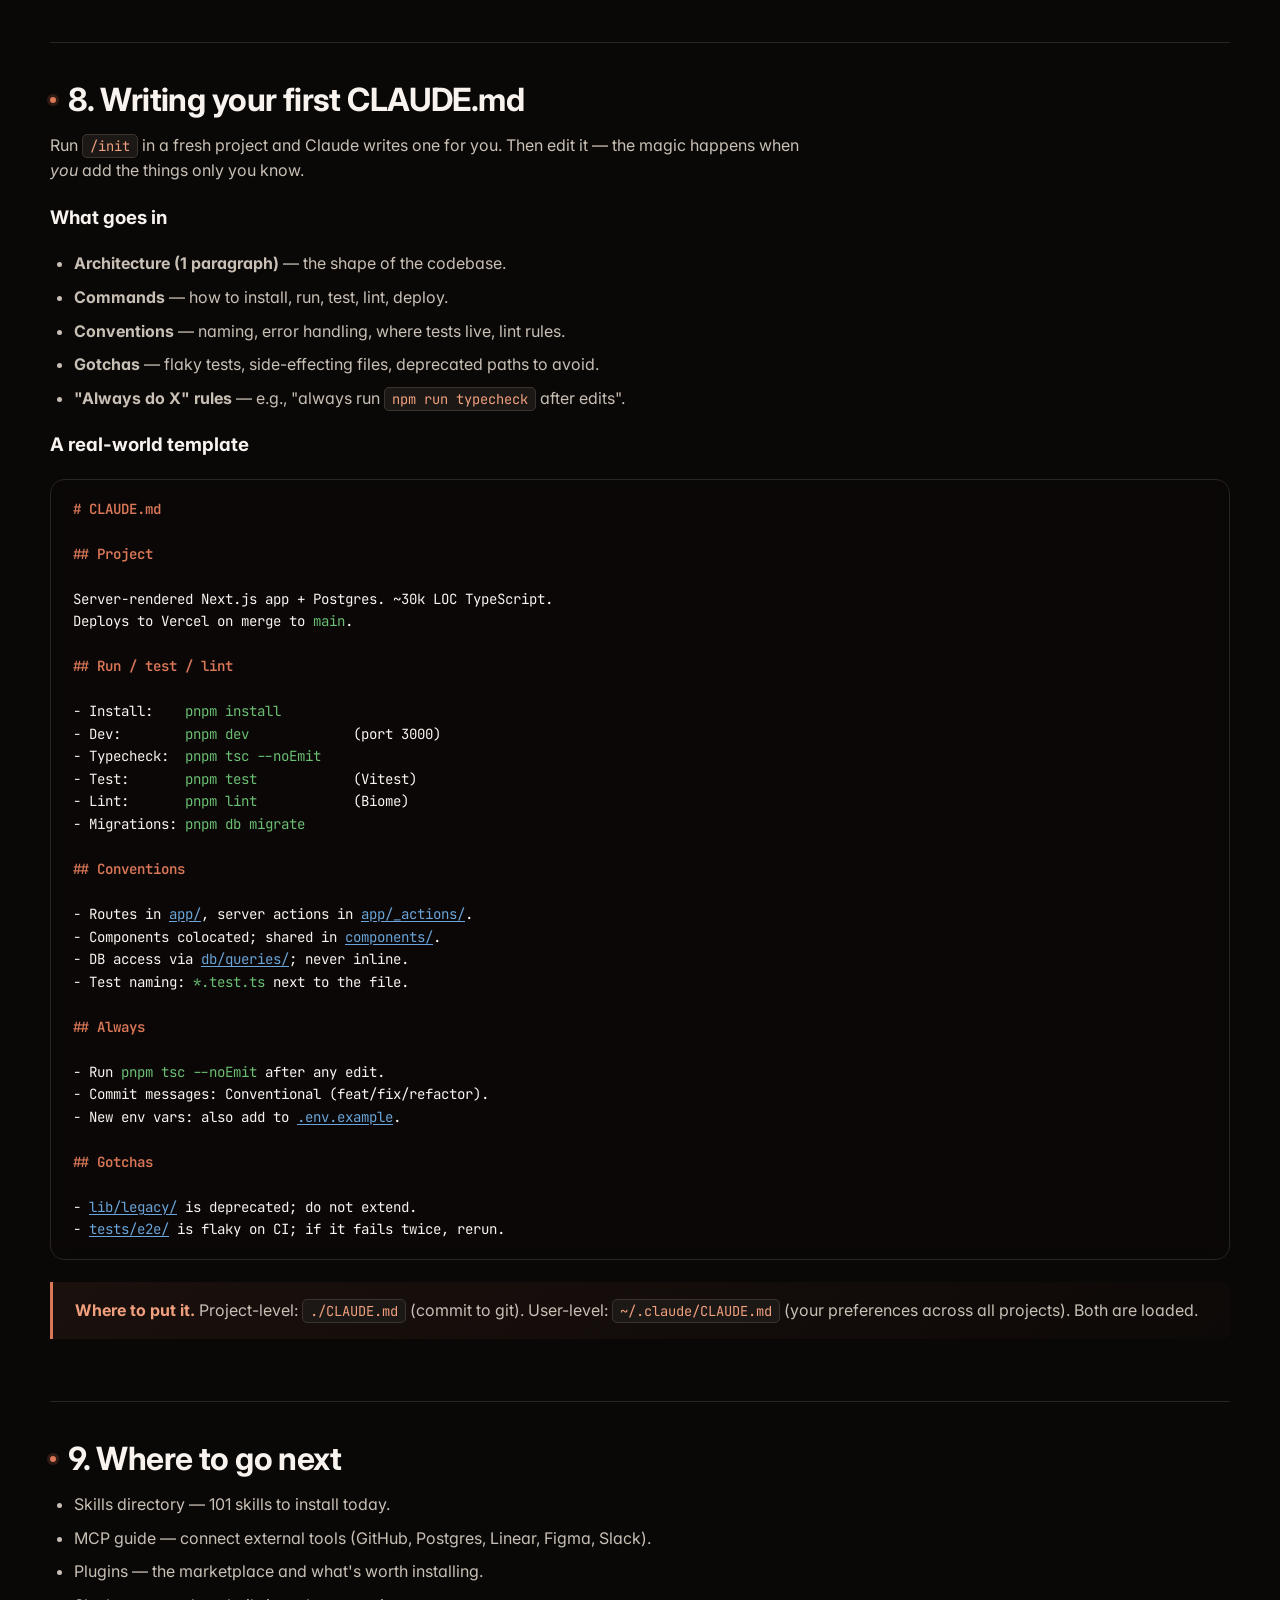
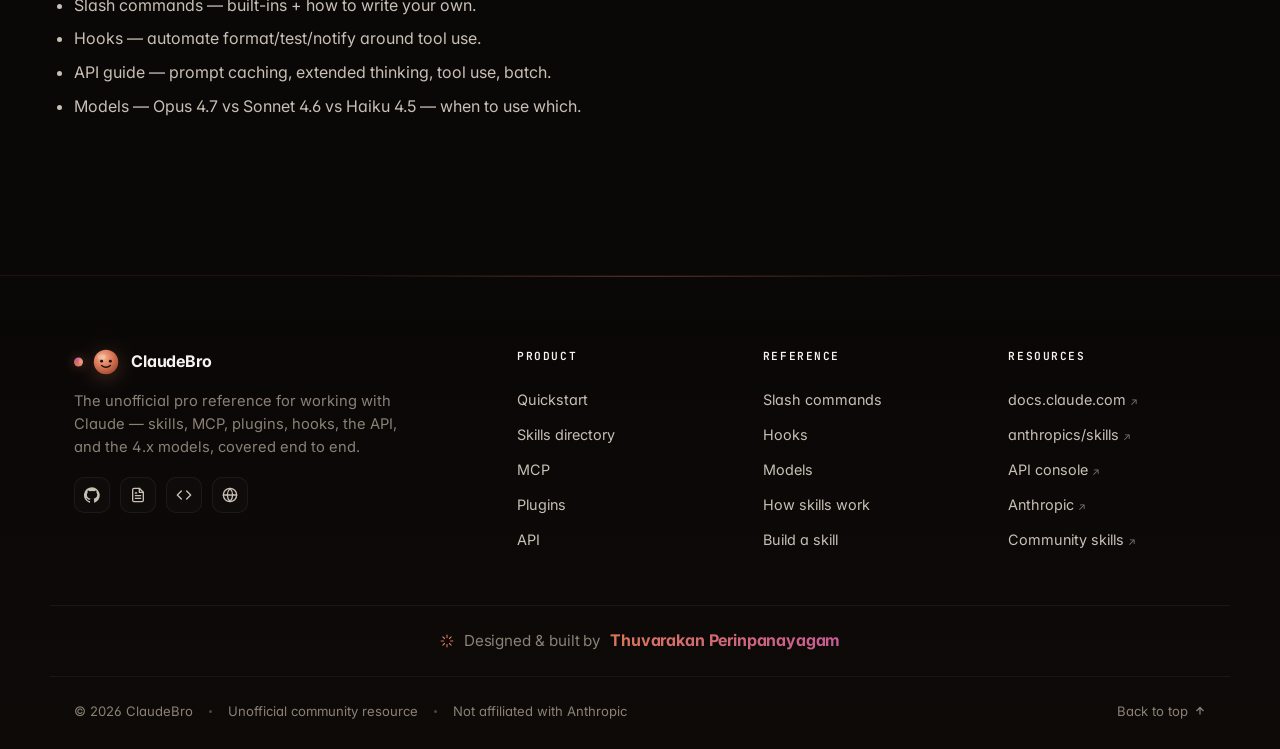
<file: quickstart.html>
<!doctype html>
<html lang="en">
<head>
<meta charset="utf-8" />
<meta name="viewport" content="width=device-width,initial-scale=1" />
<title>Quickstart — Set up Claude Code, claude.ai, API in 10 min | ClaudeBro</title>
<meta name="description" content="A-to-Z Claude setup: claude.ai, desktop apps, Claude Code CLI, IDE extensions, the API, and mobile. Install commands, first-day config, and a CLAUDE.md template." />
<meta name="keywords" content="Claude Code install, Claude setup, claude.ai signup, Anthropic API key, Claude Code CLI, CLAUDE.md, Claude quickstart" />
<meta name="author" content="Thuvarakan Perinpanayagam" />
<meta name="robots" content="index, follow, max-snippet:-1, max-image-preview:large, max-video-preview:-1" />
<meta name="theme-color" content="#0a0807" media="(prefers-color-scheme: dark)" />
<meta name="theme-color" content="#d97757" media="(prefers-color-scheme: light)" />
<link rel="canonical" href="https://claudebro.xyz/quickstart.html" />

<!-- Favicons -->
<link rel="icon" type="image/svg+xml" href="/favicon.svg" />
<link rel="alternate icon" type="image/png" href="/favicon.svg" />
<link rel="apple-touch-icon" href="/favicon.svg" />

<!-- Open Graph -->
<meta property="og:type" content="article" />
<meta property="og:site_name" content="ClaudeBro" />
<meta property="og:title" content="Quickstart — Set up Claude Code, claude.ai, API in 10 min | ClaudeBro" />
<meta property="og:description" content="A-to-Z Claude setup: claude.ai, desktop apps, Claude Code CLI, IDE extensions, the API, and mobile. Install commands, first-day config, and a CLAUDE.md template." />
<meta property="og:url" content="https://claudebro.xyz/quickstart.html" />
<meta property="og:image" content="https://claudebro.xyz/og-image.svg" />
<meta property="og:image:width" content="1200" />
<meta property="og:image:height" content="630" />
<meta property="og:image:alt" content="ClaudeBro — A-to-Z reference for Claude" />
<meta property="og:locale" content="en_US" />

<!-- Twitter Card -->
<meta name="twitter:card" content="summary_large_image" />
<meta name="twitter:title" content="Quickstart — Set up Claude Code, claude.ai, API in 10 min | ClaudeBro" />
<meta name="twitter:description" content="A-to-Z Claude setup: claude.ai, desktop apps, Claude Code CLI, IDE extensions, the API, and mobile. Install commands, first-day config, and a CLAUDE.md template." />
<meta name="twitter:image" content="https://claudebro.xyz/og-image.svg" />
<meta name="twitter:image:alt" content="ClaudeBro" />

<script type="application/ld+json">
{
  "@context": "https://schema.org",
  "@type": "TechArticle",
  "headline": "Quickstart",
  "description": "A-to-Z Claude setup: claude.ai, desktop apps, Claude Code CLI, IDE extensions, the API, and mobile. Install commands, first-day config, and a CLAUDE.md template.",
  "url": "https://claudebro.xyz/quickstart.html",
  "image": "https://claudebro.xyz/og-image.svg",
  "author": {
    "@type": "Person",
    "name": "Thuvarakan Perinpanayagam"
  },
  "publisher": {
    "@type": "Person",
    "name": "Thuvarakan Perinpanayagam"
  },
  "datePublished": "2026-05-22",
  "dateModified": "2026-05-22",
  "inLanguage": "en-US"
}
</script>
<link rel="stylesheet" href="styles.css" />
<link rel="preconnect" href="https://fonts.googleapis.com" />
<link rel="preconnect" href="https://fonts.gstatic.com" crossorigin />
<link href="https://fonts.googleapis.com/css2?family=Inter:wght@400;500;600;700;800&family=JetBrains+Mono:wght@400;500;600&display=swap" rel="stylesheet" />
<script type="application/ld+json" data-extra="0">
{
  "@context": "https://schema.org",
  "@type": "BreadcrumbList",
  "itemListElement": [
    {
      "@type": "ListItem",
      "position": 1,
      "name": "Home",
      "item": "https://claudebro.xyz/"
    },
    {
      "@type": "ListItem",
      "position": 2,
      "name": "Quickstart",
      "item": "https://claudebro.xyz/quickstart.html"
    }
  ]
}
</script>
</head>
<body>

<div class="scroll-progress"></div>

<header class="topbar">
  <div class="container nav">
    <a href="index.html" class="brand">
      <svg class="brand-logo" viewBox="0 0 32 32" aria-hidden="true">
        <defs>
          <radialGradient id="bf-quickstart-nav" cx="38%" cy="32%" r="70%">
            <stop offset="0%" stop-color="#f5b692"/>
            <stop offset="55%" stop-color="#d97757"/>
            <stop offset="100%" stop-color="#a64f33"/>
          </radialGradient>
        </defs>
        <circle cx="16" cy="16" r="14" fill="url(#bf-quickstart-nav)"/>
        <ellipse cx="11" cy="10" rx="5" ry="3" fill="#fff" opacity=".22"/>
        <circle cx="11" cy="15" r="1.7" fill="#1a0e08"/>
        <circle cx="11.4" cy="14.5" r="0.5" fill="#fff"/>
        <circle cx="21" cy="15" r="1.7" fill="#1a0e08"/>
        <circle cx="21.4" cy="14.5" r="0.5" fill="#fff"/>
        <path d="M11 20 Q16 24 21 20" stroke="#1a0e08" stroke-width="1.7" fill="none" stroke-linecap="round"/>
      </svg>
      <span class="brand-text">ClaudeBro</span>
    </a>
    <nav class="nav-links">
      <a href="quickstart.html" class="active"><span>Quickstart</span></a>
      <a href="directory.html"><span>Skills</span></a>
      <a href="mcp.html"><span>MCP</span></a>
      <a href="plugins.html"><span>Plugins</span></a>
      <a href="api.html"><span>API</span></a>
    </nav>
    <div style="display:flex;align-items:center;gap:10px;">
      <button class="kbd-hint" data-palette-trigger aria-label="Search">
        <svg width="14" height="14" viewBox="0 0 24 24" fill="none" stroke="currentColor" stroke-width="2"><circle cx="11" cy="11" r="7"/><path d="m21 21-4.3-4.3"/></svg>
        Search <kbd>⌘K</kbd>
      </button>
      <button class="menu-toggle" id="menu-toggle" aria-label="Open menu" aria-expanded="false">☰</button>
      <a class="cta" href="directory.html">Browse →</a>
    </div>
  </div>
</header>

<div class="mobile-drawer" id="mobile-drawer">
  <nav>
    <a href="index.html">Home</a>
    <a href="quickstart.html" class="active">Quickstart</a>
    <a href="directory.html">Skills</a>
    <a href="mcp.html">MCP</a>
    <a href="plugins.html">Plugins</a>
    <a href="api.html">API</a>
    <a href="commands.html">Commands</a>
    <a href="hooks.html">Hooks</a>
    <a href="models.html">Models</a>
  </nav>
</div>

<main class="container install-page">
  <h1>Quickstart</h1>
  <p class="lede">Set Claude up the right way the first time. This page covers every surface — claude.ai, the desktop apps, Claude Code CLI, IDE extensions, the API, and mobile — with the install commands, login flow, and the configuration steps a pro user actually does on day one.</p>

  <div class="toc">
    <h4>Pick your surface</h4>
    <ul>
      <li><a href="#choose">0. Which surface should I use?</a></li>
      <li><a href="#claude-ai">1. claude.ai (web)</a></li>
      <li><a href="#desktop">2. Desktop apps (macOS / Windows)</a></li>
      <li><a href="#claude-code">3. Claude Code CLI</a></li>
      <li><a href="#ides">4. IDE extensions (VS Code, JetBrains)</a></li>
      <li><a href="#api">5. The Anthropic API</a></li>
      <li><a href="#mobile">6. Mobile apps (iOS / Android)</a></li>
      <li><a href="#config">7. First-day configuration</a></li>
      <li><a href="#claude-md">8. Writing your first CLAUDE.md</a></li>
      <li><a href="#next">9. Where to go next</a></li>
    </ul>
  </div>

  <section id="choose">
    <h2>0. Which surface should I use?</h2>
    <table>
      <thead><tr><th>Surface</th><th>Best for</th><th>Cost</th></tr></thead>
      <tbody>
        <tr><td><a href="#claude-ai">claude.ai</a></td><td>Quick conversations, documents, artifacts, light coding</td><td>Free / Pro $20 / Max $100+</td></tr>
        <tr><td><a href="#desktop">Desktop app</a></td><td>Same as web but with system shortcut + file integration</td><td>Same as claude.ai</td></tr>
        <tr><td><a href="#claude-code">Claude Code</a></td><td>Real coding work in a terminal — refactors, PRs, multi-file edits</td><td>Free with Pro/Max, or pay-as-you-go via API</td></tr>
        <tr><td><a href="#ides">IDE extension</a></td><td>Inline edits, completions, and chat in VS Code / JetBrains</td><td>Free with Pro/Max</td></tr>
        <tr><td><a href="#api">API</a></td><td>Apps, automations, your own tools — pay per token</td><td>Per-token, see <a href="api.html#pricing">pricing</a></td></tr>
        <tr><td><a href="#mobile">Mobile</a></td><td>On-the-go chat, photo input</td><td>Free / Pro</td></tr>
      </tbody>
    </table>
    <div class="callout info"><strong>Pro tip:</strong> Most pros end up with <em>three</em>: claude.ai for thinking and writing, Claude Code for shipping software, and the API for the bots they build at work. Start with whichever matches today's task — you can add the others later.</div>
  </section>

  <section id="claude-ai">
    <h2>1. claude.ai (web)</h2>
    <ol>
      <li>Open <a href="https://claude.ai" target="_blank" rel="noopener">claude.ai</a>.</li>
      <li>Sign up with Google, Apple, or email + password.</li>
      <li>Click your avatar → <strong>Settings</strong> and turn on:
        <ul>
          <li><strong>Artifacts</strong> — live previews for code, diagrams, and small apps.</li>
          <li><strong>Skills</strong> — the four document skills (PDF, Word, Excel, PowerPoint) are toggled here. Custom skills can be uploaded as folders.</li>
          <li><strong>Connectors</strong> — Google Drive, Calendar, GitHub, Notion, Figma, and more. Each shows up as MCP tools Claude can call mid-conversation.</li>
          <li><strong>Memory</strong> (Pro+) — persistent memory across conversations.</li>
          <li><strong>Custom instructions</strong> — your "always do X" preferences.</li>
        </ul>
      </li>
      <li>Switch the model picker to <strong>Claude Opus 4.7</strong> for hard tasks, <strong>Sonnet 4.6</strong> for daily work, <strong>Haiku 4.5</strong> for speed/cost.</li>
    </ol>
    <h3>Free vs Pro vs Max</h3>
    <table>
      <thead><tr><th>Feature</th><th>Free</th><th>Pro ($20/mo)</th><th>Max ($100–$200/mo)</th></tr></thead>
      <tbody>
        <tr><td>Daily message limit</td><td>Limited</td><td>~5× Free</td><td>5–20× Pro</td></tr>
        <tr><td>Opus access</td><td>—</td><td>Limited</td><td>Generous</td></tr>
        <tr><td>Projects</td><td>—</td><td>✓</td><td>✓</td></tr>
        <tr><td>Custom skills</td><td>—</td><td>✓</td><td>✓</td></tr>
        <tr><td>Claude Code (subscription)</td><td>—</td><td>Light</td><td>Heavy</td></tr>
        <tr><td>Computer use / advanced</td><td>—</td><td>—</td><td>Early access</td></tr>
      </tbody>
    </table>
  </section>

  <section id="desktop">
    <h2>2. Desktop app (macOS / Windows)</h2>
    <p>Same account, same skills, same settings as claude.ai — but with a system-wide shortcut and proper file-drag-and-drop.</p>
    <ol>
      <li>Download from <a href="https://claude.ai/download" target="_blank" rel="noopener">claude.ai/download</a>.</li>
      <li>Sign in with the same account as the web app.</li>
      <li>Set the global shortcut (default <kbd>⌘ ⌥ Space</kbd> on macOS, <kbd>Ctrl Alt Space</kbd> on Windows) so Claude is always one keystroke away.</li>
      <li>Drag files directly into the chat window — works for PDFs, images, code, anything Claude can read.</li>
    </ol>
    <div class="callout"><strong>Why use the desktop app?</strong> The global shortcut alone is worth it. You stop tab-hunting. The "take a screenshot and ask" flow is also smoother — the app captures it and pipes it in.</div>
  </section>

  <section id="claude-code">
    <h2>3. Claude Code CLI</h2>
    <p>This is what pros use for actual coding work. It's an interactive terminal agent that reads your repo, edits files, runs commands, opens PRs.</p>

    <h3>Install</h3>
<pre><span class="c-tok-com"># npm (cross-platform)</span>
npm install -g @anthropic-ai/claude-code

<span class="c-tok-com"># or native installer (macOS / Windows / Linux)</span>
<span class="c-tok-com"># https://docs.claude.com/en/docs/claude-code/install</span></pre>

    <h3>First run</h3>
<pre><span class="c-tok-com"># in a project directory</span>
cd ~/code/my-project
claude</pre>
    <p>On first run it prompts you to authenticate. Two paths:</p>
    <ul>
      <li><strong>Subscription</strong> — log in with your claude.ai Pro or Max account. Usage counts against your subscription limits.</li>
      <li><strong>API key</strong> — pay per token, generated at <a href="https://console.anthropic.com" target="_blank" rel="noopener">console.anthropic.com</a>. Best for heavy users or team deployments.</li>
    </ul>

    <h3>Bootstrap the project for Claude</h3>
<pre><span class="c-tok-com"># inside Claude Code, on day one</span>
/init</pre>
    <p>This scans the repo and writes a <code>CLAUDE.md</code> file with architecture summary, commands, and conventions. Every future session reads this on startup. See <a href="#claude-md">section 8</a>.</p>

    <h3>The five things to configure right away</h3>
    <ol>
      <li><strong>Permissions</strong> — <code>~/.claude/settings.json</code> → which Bash commands auto-allow. Reduces interruptions. See the <a href="#config">config section</a>.</li>
      <li><strong>Skills</strong> — drop folders into <code>~/.claude/skills/</code>. Start with the <a href="directory.html">official document and Anthropic skills</a>.</li>
      <li><strong>MCP servers</strong> — connect GitHub, Postgres, Linear, etc. See the <a href="mcp.html">MCP guide</a>.</li>
      <li><strong>Slash commands</strong> — drop reusable prompt templates into <code>~/.claude/commands/</code>. See <a href="commands.html">commands</a>.</li>
      <li><strong>Hooks</strong> — automate things on tool use, stop, session start. See <a href="hooks.html">hooks</a>.</li>
    </ol>

    <h3>Day-to-day flow</h3>
<pre><span class="c-tok-com"># open in your project</span>
claude

<span class="c-tok-com"># ask in plain English; it'll plan, read, edit, run tests</span>
&gt; Add a /healthz endpoint with a JSON body that includes the git SHA.

<span class="c-tok-com"># useful built-ins</span>
/init             <span class="c-tok-com"># write or update CLAUDE.md</span>
/review           <span class="c-tok-com"># review the current branch's diff</span>
/security-review  <span class="c-tok-com"># OWASP-style sweep of the diff</span>
/skills list      <span class="c-tok-com"># see what skills are loaded</span>
/mcp list         <span class="c-tok-com"># see connected MCP servers</span>
/help             <span class="c-tok-com"># everything else</span></pre>

    <h3>Tips that turn beginners into pros</h3>
    <ul>
      <li><strong>Write a <code>CLAUDE.md</code> early.</strong> The 10 minutes you spend up front saves hours.</li>
      <li><strong>Use <code>/init</code> in every new repo</strong> so future sessions have context.</li>
      <li><strong>Trust the agent on small tasks, supervise on big ones.</strong> The <code>/plan</code> mode is your friend for anything risky.</li>
      <li><strong>Skill > prompt.</strong> If you find yourself re-pasting the same instructions, make it a skill or slash command.</li>
      <li><strong>Permissions are friction reducers.</strong> Allow safe read-only Bash commands once, never again.</li>
    </ul>
  </section>

  <section id="ides">
    <h2>4. IDE extensions</h2>
    <p>Claude Code ships an IDE extension that gives you the same agent inline. Available for VS Code and the full JetBrains family (IntelliJ, PyCharm, GoLand, WebStorm, Rider).</p>

    <h3>VS Code</h3>
    <ol>
      <li>Extensions panel → search "Claude Code" → install.</li>
      <li>Open the command palette (<kbd>⌘ ⇧ P</kbd>) and run <em>Claude: Sign In</em>.</li>
      <li>Choose subscription or API key.</li>
      <li>Open the Claude side panel (default shortcut <kbd>⌘ ⇧ C</kbd>) to chat with your project.</li>
    </ol>

    <h3>JetBrains</h3>
    <ol>
      <li>Settings → Plugins → Marketplace → search "Claude Code" → install → restart IDE.</li>
      <li>Sign in via the Claude side tool window.</li>
      <li>Right-click in the editor for "Ask Claude about this" / "Refactor with Claude".</li>
    </ol>

    <div class="callout info"><strong>Inline edits</strong> — select code, press <kbd>⌘ I</kbd> (VS Code) or <kbd>Alt I</kbd> (JetBrains), describe the change. Claude rewrites the selection in place with a diff preview. Faster than the chat panel for small surgical edits.</div>
  </section>

  <section id="api">
    <h2>5. The Anthropic API</h2>
    <p>For automations, your own apps, and anything that needs to run unattended. Pay-per-token via <a href="https://console.anthropic.com" target="_blank" rel="noopener">console.anthropic.com</a>.</p>

    <h3>Get an API key</h3>
    <ol>
      <li>Go to <a href="https://console.anthropic.com" target="_blank" rel="noopener">console.anthropic.com</a> → sign up or sign in.</li>
      <li>Settings → API Keys → <em>Create Key</em>.</li>
      <li>Add billing under Settings → Plans &amp; Billing. Add a usage limit so a runaway script doesn't drain your card.</li>
      <li>Copy the key to a password manager. Never commit it to git.</li>
    </ol>

    <h3>First call (Python)</h3>
<pre>pip install anthropic
<span class="c-tok-com"># put your key in env</span>
export ANTHROPIC_API_KEY=sk-ant-...</pre>

<pre><span class="c-tok-key">from</span> anthropic <span class="c-tok-key">import</span> Anthropic
client = Anthropic()

resp = client.messages.create(
    model=<span class="c-tok-str">"claude-opus-4-7"</span>,
    max_tokens=<span class="c-tok-str">1024</span>,
    messages=[{<span class="c-tok-str">"role"</span>: <span class="c-tok-str">"user"</span>, <span class="c-tok-str">"content"</span>: <span class="c-tok-str">"Say hi in haiku."</span>}],
)
<span class="c-tok-key">print</span>(resp.content[<span class="c-tok-str">0</span>].text)</pre>

    <h3>First call (Node)</h3>
<pre>npm install @anthropic-ai/sdk</pre>

<pre><span class="c-tok-key">import</span> Anthropic <span class="c-tok-key">from</span> <span class="c-tok-str">"@anthropic-ai/sdk"</span>;
<span class="c-tok-key">const</span> client = <span class="c-tok-key">new</span> Anthropic();

<span class="c-tok-key">const</span> resp = <span class="c-tok-key">await</span> client.messages.create({
  model: <span class="c-tok-str">"claude-opus-4-7"</span>,
  max_tokens: <span class="c-tok-str">1024</span>,
  messages: [{ role: <span class="c-tok-str">"user"</span>, content: <span class="c-tok-str">"Say hi in haiku."</span> }],
});
console.log(resp.content[<span class="c-tok-str">0</span>].text);</pre>

    <p>That's the smallest possible call. For everything else — prompt caching, extended thinking, tool use, batch, vision, files, citations — see the full <a href="api.html">API guide</a>.</p>
  </section>

  <section id="mobile">
    <h2>6. Mobile apps</h2>
    <p>iOS and Android apps mirror claude.ai with one big addition: <strong>voice mode</strong>. Hold the mic icon, talk, and Claude speaks back. Camera input also works — point at a problem, get an answer.</p>
    <ul>
      <li><a href="https://apps.apple.com/app/claude/id6473753684" target="_blank" rel="noopener">iOS — App Store</a></li>
      <li><a href="https://play.google.com/store/apps/details?id=com.anthropic.claude" target="_blank" rel="noopener">Android — Play Store</a></li>
    </ul>
  </section>

  <section id="config">
    <h2>7. First-day configuration (Claude Code)</h2>
    <p>Open <code>~/.claude/settings.json</code> and add the things every pro user adds in their first week:</p>
<pre>{
  <span class="c-tok-str">"permissions"</span>: {
    <span class="c-tok-str">"allow"</span>: [
      <span class="c-tok-str">"Bash(git status)"</span>,
      <span class="c-tok-str">"Bash(git diff:*)"</span>,
      <span class="c-tok-str">"Bash(git log:*)"</span>,
      <span class="c-tok-str">"Bash(npm test)"</span>,
      <span class="c-tok-str">"Bash(npm run lint)"</span>,
      <span class="c-tok-str">"Bash(pytest:*)"</span>,
      <span class="c-tok-str">"Bash(go test:*)"</span>,
      <span class="c-tok-str">"Read(/Users/me/code/**)"</span>
    ],
    <span class="c-tok-str">"deny"</span>: [
      <span class="c-tok-str">"Bash(rm -rf:*)"</span>,
      <span class="c-tok-str">"Bash(git push --force:*)"</span>
    ]
  },
  <span class="c-tok-str">"env"</span>: {
    <span class="c-tok-str">"EDITOR"</span>: <span class="c-tok-str">"code --wait"</span>
  },
  <span class="c-tok-str">"hooks"</span>: {
    <span class="c-tok-str">"PostToolUse"</span>: [
      {
        <span class="c-tok-str">"matcher"</span>: <span class="c-tok-str">"Edit|Write"</span>,
        <span class="c-tok-str">"hooks"</span>: [{ <span class="c-tok-str">"type"</span>: <span class="c-tok-str">"command"</span>, <span class="c-tok-str">"command"</span>: <span class="c-tok-str">"prettier --write \"$CLAUDE_FILE\""</span> }]
      }
    ]
  }
}</pre>
    <p>What this does:</p>
    <ul>
      <li><strong>Auto-allows</strong> safe read-only Bash calls — no more permission prompts mid-flow.</li>
      <li><strong>Hard-denies</strong> destructive commands so a mistake stays a prompt, not an apocalypse.</li>
      <li><strong>Sets <code>EDITOR</code></strong> so Claude opens the right editor for interactive prompts.</li>
      <li><strong>Auto-formats</strong> any file Claude edits with Prettier (replace with your formatter — black, gofmt, rustfmt).</li>
    </ul>
    <p>See <a href="hooks.html">Hooks</a> for the full event list (PreToolUse, PostToolUse, Stop, Notification, UserPromptSubmit, SessionStart, SubagentStop) and example automations.</p>
  </section>

  <section id="claude-md">
    <h2>8. Writing your first CLAUDE.md</h2>
    <p>Run <code>/init</code> in a fresh project and Claude writes one for you. Then edit it — the magic happens when <em>you</em> add the things only you know.</p>

    <h3>What goes in</h3>
    <ul>
      <li><strong>Architecture (1 paragraph)</strong> — the shape of the codebase.</li>
      <li><strong>Commands</strong> — how to install, run, test, lint, deploy.</li>
      <li><strong>Conventions</strong> — naming, error handling, where tests live, lint rules.</li>
      <li><strong>Gotchas</strong> — flaky tests, side-effecting files, deprecated paths to avoid.</li>
      <li><strong>"Always do X" rules</strong> — e.g., "always run <code>npm run typecheck</code> after edits".</li>
    </ul>

    <h3>A real-world template</h3>
<pre><span class="c-tok-h"># CLAUDE.md</span>

<span class="c-tok-h">## Project</span>

Server-rendered Next.js app + Postgres. ~30k LOC TypeScript.
Deploys to Vercel on merge to <span class="c-tok-str">main</span>.

<span class="c-tok-h">## Run / test / lint</span>

- Install:    <span class="c-tok-str">pnpm install</span>
- Dev:        <span class="c-tok-str">pnpm dev</span>             (port 3000)
- Typecheck:  <span class="c-tok-str">pnpm tsc --noEmit</span>
- Test:       <span class="c-tok-str">pnpm test</span>            (Vitest)
- Lint:       <span class="c-tok-str">pnpm lint</span>            (Biome)
- Migrations: <span class="c-tok-str">pnpm db migrate</span>

<span class="c-tok-h">## Conventions</span>

- Routes in <span class="c-tok-link">app/</span>, server actions in <span class="c-tok-link">app/_actions/</span>.
- Components colocated; shared in <span class="c-tok-link">components/</span>.
- DB access via <span class="c-tok-link">db/queries/</span>; never inline.
- Test naming: <span class="c-tok-str">*.test.ts</span> next to the file.

<span class="c-tok-h">## Always</span>

- Run <span class="c-tok-str">pnpm tsc --noEmit</span> after any edit.
- Commit messages: Conventional (feat/fix/refactor).
- New env vars: also add to <span class="c-tok-link">.env.example</span>.

<span class="c-tok-h">## Gotchas</span>

- <span class="c-tok-link">lib/legacy/</span> is deprecated; do not extend.
- <span class="c-tok-link">tests/e2e/</span> is flaky on CI; if it fails twice, rerun.</pre>

    <div class="callout"><strong>Where to put it.</strong> Project-level: <code>./CLAUDE.md</code> (commit to git). User-level: <code>~/.claude/CLAUDE.md</code> (your preferences across all projects). Both are loaded.</div>
  </section>

  <section id="next">
    <h2>9. Where to go next</h2>
    <ul>
      <li><a href="directory.html">Skills directory</a> — 101 skills to install today.</li>
      <li><a href="mcp.html">MCP guide</a> — connect external tools (GitHub, Postgres, Linear, Figma, Slack).</li>
      <li><a href="plugins.html">Plugins</a> — the marketplace and what's worth installing.</li>
      <li><a href="commands.html">Slash commands</a> — built-ins + how to write your own.</li>
      <li><a href="hooks.html">Hooks</a> — automate format/test/notify around tool use.</li>
      <li><a href="api.html">API guide</a> — prompt caching, extended thinking, tool use, batch.</li>
      <li><a href="models.html">Models</a> — Opus 4.7 vs Sonnet 4.6 vs Haiku 4.5 — when to use which.</li>
    </ul>
  </section>
</main>

<footer class="footer">
  <div class="container footer-grid">
    <div class="footer-brand">
      <div class="footer-logo">
        <svg class="footer-logo-mark" viewBox="0 0 32 32" aria-hidden="true">
          <defs>
            <radialGradient id="bf-quickstart-foot" cx="38%" cy="32%" r="70%">
              <stop offset="0%" stop-color="#f5b692"/>
              <stop offset="55%" stop-color="#d97757"/>
              <stop offset="100%" stop-color="#a64f33"/>
            </radialGradient>
          </defs>
          <circle cx="16" cy="16" r="14" fill="url(#bf-quickstart-foot)"/>
          <ellipse cx="11" cy="10" rx="5" ry="3" fill="#fff" opacity=".22"/>
          <circle cx="11" cy="15" r="1.7" fill="#1a0e08"/>
          <circle cx="21" cy="15" r="1.7" fill="#1a0e08"/>
          <path d="M11 20 Q16 24 21 20" stroke="#1a0e08" stroke-width="1.7" fill="none" stroke-linecap="round"/>
        </svg>
        <strong>ClaudeBro</strong>
      </div>
      <p>The unofficial pro reference for working with Claude — skills, MCP, plugins, hooks, the API, and the 4.x models, covered end to end.</p>
      <div class="footer-social">
        <a href="https://github.com/anthropics/skills" target="_blank" rel="noopener" aria-label="anthropics/skills on GitHub">
          <svg viewBox="0 0 24 24" fill="currentColor"><path d="M12 .3a12 12 0 0 0-3.8 23.4c.6.1.8-.3.8-.6v-2.2c-3.3.7-4-1.6-4-1.6-.6-1.4-1.4-1.8-1.4-1.8-1-.7.1-.7.1-.7 1.2 0 1.9 1.2 1.9 1.2 1 1.8 2.8 1.3 3.5 1 .1-.8.4-1.3.8-1.6-2.7-.3-5.5-1.3-5.5-6 0-1.2.5-2.3 1.3-3.1-.2-.4-.6-1.6 0-3.2 0 0 1-.3 3.4 1.2a11.5 11.5 0 0 1 6 0c2.3-1.5 3.3-1.2 3.3-1.2.7 1.6.2 2.8.1 3.2.8.8 1.3 1.9 1.3 3.1 0 4.6-2.8 5.7-5.5 6 .5.4.8 1.1.8 2.2v3.3c0 .3.2.7.8.6A12 12 0 0 0 12 .3"/></svg>
        </a>
        <a href="https://docs.claude.com" target="_blank" rel="noopener" aria-label="Claude documentation">
          <svg viewBox="0 0 24 24" fill="none" stroke="currentColor" stroke-width="2" stroke-linecap="round" stroke-linejoin="round"><path d="M14 2H6a2 2 0 0 0-2 2v16a2 2 0 0 0 2 2h12a2 2 0 0 0 2-2V8z"/><polyline points="14 2 14 8 20 8"/><line x1="16" y1="13" x2="8" y2="13"/><line x1="16" y1="17" x2="8" y2="17"/><line x1="10" y1="9" x2="8" y2="9"/></svg>
        </a>
        <a href="https://console.anthropic.com" target="_blank" rel="noopener" aria-label="Anthropic API console">
          <svg viewBox="0 0 24 24" fill="none" stroke="currentColor" stroke-width="2" stroke-linecap="round" stroke-linejoin="round"><polyline points="16 18 22 12 16 6"/><polyline points="8 6 2 12 8 18"/></svg>
        </a>
        <a href="https://www.anthropic.com" target="_blank" rel="noopener" aria-label="Anthropic">
          <svg viewBox="0 0 24 24" fill="none" stroke="currentColor" stroke-width="2" stroke-linecap="round" stroke-linejoin="round"><circle cx="12" cy="12" r="10"/><line x1="2" y1="12" x2="22" y2="12"/><path d="M12 2a15.3 15.3 0 0 1 4 10 15.3 15.3 0 0 1-4 10 15.3 15.3 0 0 1-4-10 15.3 15.3 0 0 1 4-10z"/></svg>
        </a>
      </div>
    </div>

    <div class="footer-col">
      <h4>Product</h4>
      <a href="quickstart.html">Quickstart</a>
      <a href="directory.html">Skills directory</a>
      <a href="mcp.html">MCP</a>
      <a href="plugins.html">Plugins</a>
      <a href="api.html">API</a>
    </div>

    <div class="footer-col">
      <h4>Reference</h4>
      <a href="commands.html">Slash commands</a>
      <a href="hooks.html">Hooks</a>
      <a href="models.html">Models</a>
      <a href="guide.html">How skills work</a>
      <a href="create.html">Build a skill</a>
    </div>

    <div class="footer-col">
      <h4>Resources</h4>
      <a href="https://docs.claude.com" target="_blank" rel="noopener">docs.claude.com<span class="ext">↗</span></a>
      <a href="https://github.com/anthropics/skills" target="_blank" rel="noopener">anthropics/skills<span class="ext">↗</span></a>
      <a href="https://console.anthropic.com" target="_blank" rel="noopener">API console<span class="ext">↗</span></a>
      <a href="https://www.anthropic.com" target="_blank" rel="noopener">Anthropic<span class="ext">↗</span></a>
      <a href="https://github.com/topics/claude-skills" target="_blank" rel="noopener">Community skills<span class="ext">↗</span></a>
    </div>
  </div>

  <div class="container footer-credit-line">
    <svg class="credit-spark" viewBox="0 0 24 24" fill="none" stroke="currentColor" stroke-width="2" stroke-linecap="round" stroke-linejoin="round"><path d="M12 2v4M12 18v4M4.93 4.93l2.83 2.83M16.24 16.24l2.83 2.83M2 12h4M18 12h4M4.93 19.07l2.83-2.83M16.24 7.76l2.83-2.83"/></svg>
    <span>Designed &amp; built by</span>
    <span class="credit-name">Thuvarakan Perinpanayagam</span>
  </div>

  <div class="container footer-bottom">
    <div class="footer-meta">
      <span>© 2026 ClaudeBro</span>
      <span class="sep"></span>
      <span>Unofficial community resource</span>
      <span class="sep"></span>
      <span>Not affiliated with Anthropic</span>
    </div>
    <a class="footer-back-top" href="#top">Back to top
      <svg width="12" height="12" viewBox="0 0 24 24" fill="none" stroke="currentColor" stroke-width="2.5"><path d="M12 19V5M5 12l7-7 7 7"/></svg>
    </a>
  </div>
</footer>

<button class="fab" id="fab" aria-label="Back to top">
  <svg width="18" height="18" viewBox="0 0 24 24" fill="none" stroke="currentColor" stroke-width="2.5"><path d="M12 19V5M5 12l7-7 7 7"/></svg>
</button>

<div class="palette-backdrop" id="palette-backdrop" role="dialog" aria-label="Search skills">
  <div class="palette">
    <div class="palette-search">
      <svg width="18" height="18" viewBox="0 0 24 24" fill="none" stroke="currentColor" stroke-width="2"><circle cx="11" cy="11" r="7"/><path d="m21 21-4.3-4.3"/></svg>
      <label for="palette-input" class="sr-only">Search skills</label>
      <input id="palette-input" type="text" placeholder="Search 101 skills — name, trigger, description…" aria-label="Search skills" autocomplete="off" />
      <span class="esc">esc</span>
    </div>
    <div class="palette-results" id="palette-results"></div>
  </div>
</div>

<script src="skills-data.js"></script>
<script src="script.js"></script>
</body>
</html>
</file>
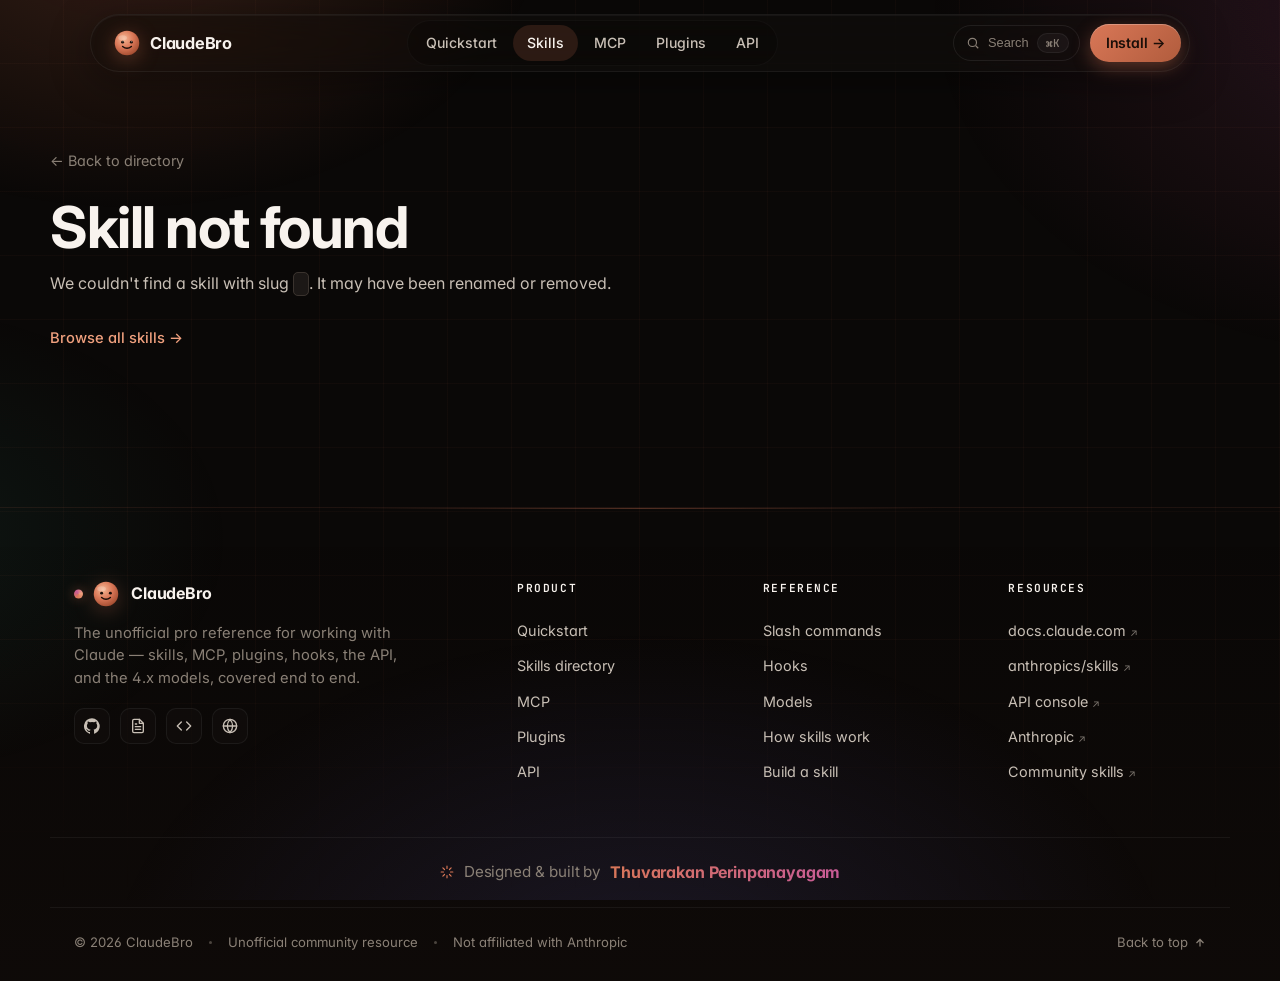
<file: skill.html>
<!doctype html>
<html lang="en">
<head>
<meta charset="utf-8" />
<meta name="viewport" content="width=device-width,initial-scale=1" />
<title>Skill detail — ClaudeBro</title>
<meta name="description" content="Detail page for a single Claude Agent Skill — what it does, triggers, install instructions, allowed tools, and related skills." />
<meta name="keywords" content="Claude skill, SKILL.md, agent skill detail" />
<meta name="author" content="Thuvarakan Perinpanayagam" />
<meta name="robots" content="index, follow, max-snippet:-1, max-image-preview:large, max-video-preview:-1" />
<meta name="theme-color" content="#0a0807" media="(prefers-color-scheme: dark)" />
<meta name="theme-color" content="#d97757" media="(prefers-color-scheme: light)" />
<link rel="canonical" href="https://claudebro.xyz/skill.html" />

<!-- Favicons -->
<link rel="icon" type="image/svg+xml" href="/favicon.svg" />
<link rel="alternate icon" type="image/png" href="/favicon.svg" />
<link rel="apple-touch-icon" href="/favicon.svg" />

<!-- Open Graph -->
<meta property="og:type" content="article" />
<meta property="og:site_name" content="ClaudeBro" />
<meta property="og:title" content="Skill detail — ClaudeBro" />
<meta property="og:description" content="Detail page for a single Claude Agent Skill — what it does, triggers, install instructions, allowed tools, and related skills." />
<meta property="og:url" content="https://claudebro.xyz/skill.html" />
<meta property="og:image" content="https://claudebro.xyz/og-image.svg" />
<meta property="og:image:width" content="1200" />
<meta property="og:image:height" content="630" />
<meta property="og:image:alt" content="ClaudeBro — A-to-Z reference for Claude" />
<meta property="og:locale" content="en_US" />

<!-- Twitter Card -->
<meta name="twitter:card" content="summary_large_image" />
<meta name="twitter:title" content="Skill detail — ClaudeBro" />
<meta name="twitter:description" content="Detail page for a single Claude Agent Skill — what it does, triggers, install instructions, allowed tools, and related skills." />
<meta name="twitter:image" content="https://claudebro.xyz/og-image.svg" />
<meta name="twitter:image:alt" content="ClaudeBro" />

<script type="application/ld+json">
{
  "@context": "https://schema.org",
  "@type": "TechArticle",
  "headline": "Skill detail",
  "description": "Detail page for a single Claude Agent Skill — what it does, triggers, install instructions, allowed tools, and related skills.",
  "url": "https://claudebro.xyz/skill.html",
  "image": "https://claudebro.xyz/og-image.svg",
  "author": {
    "@type": "Person",
    "name": "Thuvarakan Perinpanayagam"
  },
  "publisher": {
    "@type": "Person",
    "name": "Thuvarakan Perinpanayagam"
  },
  "datePublished": "2026-05-22",
  "dateModified": "2026-05-22",
  "inLanguage": "en-US"
}
</script>
<link rel="stylesheet" href="styles.css" />
<link rel="preconnect" href="https://fonts.googleapis.com" />
<link rel="preconnect" href="https://fonts.gstatic.com" crossorigin />
<link href="https://fonts.googleapis.com/css2?family=Inter:wght@400;500;600;700;800&family=JetBrains+Mono:wght@400;500;600&display=swap" rel="stylesheet" />
<script type="application/ld+json" data-extra="0">
{
  "@context": "https://schema.org",
  "@type": "BreadcrumbList",
  "itemListElement": [
    {
      "@type": "ListItem",
      "position": 1,
      "name": "Home",
      "item": "https://claudebro.xyz/"
    },
    {
      "@type": "ListItem",
      "position": 2,
      "name": "Skills",
      "item": "https://claudebro.xyz/directory.html"
    },
    {
      "@type": "ListItem",
      "position": 3,
      "name": "Skill",
      "item": "https://claudebro.xyz/skill.html"
    }
  ]
}
</script>
</head>
<body>

<div class="scroll-progress"></div>

<header class="topbar">
  <div class="container nav">
    <a href="index.html" class="brand">
      <svg class="brand-logo" viewBox="0 0 32 32" aria-hidden="true">
        <defs>
          <radialGradient id="bf-skill-nav" cx="38%" cy="32%" r="70%">
            <stop offset="0%" stop-color="#f5b692"/>
            <stop offset="55%" stop-color="#d97757"/>
            <stop offset="100%" stop-color="#a64f33"/>
          </radialGradient>
        </defs>
        <circle cx="16" cy="16" r="14" fill="url(#bf-skill-nav)"/>
        <ellipse cx="11" cy="10" rx="5" ry="3" fill="#fff" opacity=".22"/>
        <circle cx="11" cy="15" r="1.7" fill="#1a0e08"/>
        <circle cx="11.4" cy="14.5" r="0.5" fill="#fff"/>
        <circle cx="21" cy="15" r="1.7" fill="#1a0e08"/>
        <circle cx="21.4" cy="14.5" r="0.5" fill="#fff"/>
        <path d="M11 20 Q16 24 21 20" stroke="#1a0e08" stroke-width="1.7" fill="none" stroke-linecap="round"/>
      </svg>
      <span class="brand-text">ClaudeBro</span>
    </a>
    <nav class="nav-links">
      <a href="quickstart.html"><span>Quickstart</span></a>
      <a href="directory.html" class="active"><span>Skills</span></a>
      <a href="mcp.html"><span>MCP</span></a>
      <a href="plugins.html"><span>Plugins</span></a>
      <a href="api.html"><span>API</span></a>
    </nav>
    <div style="display:flex;align-items:center;gap:10px;">
      <button class="kbd-hint" data-palette-trigger aria-label="Search">
        <svg width="14" height="14" viewBox="0 0 24 24" fill="none" stroke="currentColor" stroke-width="2"><circle cx="11" cy="11" r="7"/><path d="m21 21-4.3-4.3"/></svg>
        Search <kbd>⌘K</kbd>
      </button>
      <button class="menu-toggle" id="menu-toggle" aria-label="Open menu" aria-expanded="false">☰</button>
      <a class="cta" href="install.html">Install →</a>
    </div>
  </div>
</header>

<div class="mobile-drawer" id="mobile-drawer">
  <nav>
    <a href="index.html">Home</a>
    <a href="quickstart.html">Quickstart</a>
    <a href="directory.html" class="active">Skills</a>
    <a href="mcp.html">MCP</a>
    <a href="plugins.html">Plugins</a>
    <a href="api.html">API</a>
    <a href="commands.html">Commands</a>
    <a href="hooks.html">Hooks</a>
    <a href="models.html">Models</a>
  </nav>
</div>

<main class="container skill-detail" id="skill-detail">
  <p class="muted">Loading skill…</p>
</main>

<footer class="footer">
  <div class="container footer-grid">
    <div class="footer-brand">
      <div class="footer-logo">
        <svg class="footer-logo-mark" viewBox="0 0 32 32" aria-hidden="true">
          <defs>
            <radialGradient id="bf-skill-foot" cx="38%" cy="32%" r="70%">
              <stop offset="0%" stop-color="#f5b692"/>
              <stop offset="55%" stop-color="#d97757"/>
              <stop offset="100%" stop-color="#a64f33"/>
            </radialGradient>
          </defs>
          <circle cx="16" cy="16" r="14" fill="url(#bf-skill-foot)"/>
          <ellipse cx="11" cy="10" rx="5" ry="3" fill="#fff" opacity=".22"/>
          <circle cx="11" cy="15" r="1.7" fill="#1a0e08"/>
          <circle cx="21" cy="15" r="1.7" fill="#1a0e08"/>
          <path d="M11 20 Q16 24 21 20" stroke="#1a0e08" stroke-width="1.7" fill="none" stroke-linecap="round"/>
        </svg>
        <strong>ClaudeBro</strong>
      </div>
      <p>The unofficial pro reference for working with Claude — skills, MCP, plugins, hooks, the API, and the 4.x models, covered end to end.</p>
      <div class="footer-social">
        <a href="https://github.com/anthropics/skills" target="_blank" rel="noopener" aria-label="anthropics/skills on GitHub">
          <svg viewBox="0 0 24 24" fill="currentColor"><path d="M12 .3a12 12 0 0 0-3.8 23.4c.6.1.8-.3.8-.6v-2.2c-3.3.7-4-1.6-4-1.6-.6-1.4-1.4-1.8-1.4-1.8-1-.7.1-.7.1-.7 1.2 0 1.9 1.2 1.9 1.2 1 1.8 2.8 1.3 3.5 1 .1-.8.4-1.3.8-1.6-2.7-.3-5.5-1.3-5.5-6 0-1.2.5-2.3 1.3-3.1-.2-.4-.6-1.6 0-3.2 0 0 1-.3 3.4 1.2a11.5 11.5 0 0 1 6 0c2.3-1.5 3.3-1.2 3.3-1.2.7 1.6.2 2.8.1 3.2.8.8 1.3 1.9 1.3 3.1 0 4.6-2.8 5.7-5.5 6 .5.4.8 1.1.8 2.2v3.3c0 .3.2.7.8.6A12 12 0 0 0 12 .3"/></svg>
        </a>
        <a href="https://docs.claude.com" target="_blank" rel="noopener" aria-label="Claude documentation">
          <svg viewBox="0 0 24 24" fill="none" stroke="currentColor" stroke-width="2" stroke-linecap="round" stroke-linejoin="round"><path d="M14 2H6a2 2 0 0 0-2 2v16a2 2 0 0 0 2 2h12a2 2 0 0 0 2-2V8z"/><polyline points="14 2 14 8 20 8"/><line x1="16" y1="13" x2="8" y2="13"/><line x1="16" y1="17" x2="8" y2="17"/><line x1="10" y1="9" x2="8" y2="9"/></svg>
        </a>
        <a href="https://console.anthropic.com" target="_blank" rel="noopener" aria-label="Anthropic API console">
          <svg viewBox="0 0 24 24" fill="none" stroke="currentColor" stroke-width="2" stroke-linecap="round" stroke-linejoin="round"><polyline points="16 18 22 12 16 6"/><polyline points="8 6 2 12 8 18"/></svg>
        </a>
        <a href="https://www.anthropic.com" target="_blank" rel="noopener" aria-label="Anthropic">
          <svg viewBox="0 0 24 24" fill="none" stroke="currentColor" stroke-width="2" stroke-linecap="round" stroke-linejoin="round"><circle cx="12" cy="12" r="10"/><line x1="2" y1="12" x2="22" y2="12"/><path d="M12 2a15.3 15.3 0 0 1 4 10 15.3 15.3 0 0 1-4 10 15.3 15.3 0 0 1-4-10 15.3 15.3 0 0 1 4-10z"/></svg>
        </a>
      </div>
    </div>

    <div class="footer-col">
      <h4>Product</h4>
      <a href="quickstart.html">Quickstart</a>
      <a href="directory.html">Skills directory</a>
      <a href="mcp.html">MCP</a>
      <a href="plugins.html">Plugins</a>
      <a href="api.html">API</a>
    </div>

    <div class="footer-col">
      <h4>Reference</h4>
      <a href="commands.html">Slash commands</a>
      <a href="hooks.html">Hooks</a>
      <a href="models.html">Models</a>
      <a href="guide.html">How skills work</a>
      <a href="create.html">Build a skill</a>
    </div>

    <div class="footer-col">
      <h4>Resources</h4>
      <a href="https://docs.claude.com" target="_blank" rel="noopener">docs.claude.com<span class="ext">↗</span></a>
      <a href="https://github.com/anthropics/skills" target="_blank" rel="noopener">anthropics/skills<span class="ext">↗</span></a>
      <a href="https://console.anthropic.com" target="_blank" rel="noopener">API console<span class="ext">↗</span></a>
      <a href="https://www.anthropic.com" target="_blank" rel="noopener">Anthropic<span class="ext">↗</span></a>
      <a href="https://github.com/topics/claude-skills" target="_blank" rel="noopener">Community skills<span class="ext">↗</span></a>
    </div>
  </div>

  <div class="container footer-credit-line">
    <svg class="credit-spark" viewBox="0 0 24 24" fill="none" stroke="currentColor" stroke-width="2" stroke-linecap="round" stroke-linejoin="round"><path d="M12 2v4M12 18v4M4.93 4.93l2.83 2.83M16.24 16.24l2.83 2.83M2 12h4M18 12h4M4.93 19.07l2.83-2.83M16.24 7.76l2.83-2.83"/></svg>
    <span>Designed &amp; built by</span>
    <span class="credit-name">Thuvarakan Perinpanayagam</span>
  </div>

  <div class="container footer-bottom">
    <div class="footer-meta">
      <span>© 2026 ClaudeBro</span>
      <span class="sep"></span>
      <span>Unofficial community resource</span>
      <span class="sep"></span>
      <span>Not affiliated with Anthropic</span>
    </div>
    <a class="footer-back-top" href="#top">Back to top
      <svg width="12" height="12" viewBox="0 0 24 24" fill="none" stroke="currentColor" stroke-width="2.5"><path d="M12 19V5M5 12l7-7 7 7"/></svg>
    </a>
  </div>
</footer>

<button class="fab" id="fab" aria-label="Back to top">
  <svg width="18" height="18" viewBox="0 0 24 24" fill="none" stroke="currentColor" stroke-width="2.5"><path d="M12 19V5M5 12l7-7 7 7"/></svg>
</button>

<div class="palette-backdrop" id="palette-backdrop" role="dialog" aria-label="Search">
  <div class="palette">
    <div class="palette-search">
      <svg width="18" height="18" viewBox="0 0 24 24" fill="none" stroke="currentColor" stroke-width="2"><circle cx="11" cy="11" r="7"/><path d="m21 21-4.3-4.3"/></svg>
      <label for="palette-input" class="sr-only">Search skills</label>
      <input id="palette-input" type="text" placeholder="Search 101 skills — name, trigger, description…" aria-label="Search skills" autocomplete="off" />
      <span class="esc">esc</span>
    </div>
    <div class="palette-results" id="palette-results"></div>
  </div>
</div>

<script src="skills-data.js"></script>
<script src="script.js"></script>
</body>
</html>
</file>
<file: styles.css>
/* ============================================================
   Claude Skills Directory — modern UI system
   ============================================================ */
*, *::before, *::after { box-sizing: border-box; }

:root {
  --bg: #0a0807;
  --bg-2: #14110f;
  --bg-3: #1c1816;
  --panel: #1a1714cc;          /* tinted, used with backdrop blur */
  --panel-solid: #1a1714;
  --border: #2a2522;
  --border-2: #3a332e;
  --border-glow: rgba(217,119,87,.35);

  --text: #f8f3ee;
  --text-2: #c8bfb5;
  --muted: #8a8076;

  --accent: #d97757;
  --accent-2: #f0a07e;
  --accent-3: #b15c3d;

  --aurora-1: #d97757;
  --aurora-2: #c75b96;
  --aurora-3: #7e80f0;
  --aurora-4: #5ed3b4;

  --green: #6bbf73;
  --yellow: #e0c060;
  --red: #d96868;
  --blue: #6aa4d9;
  --purple: #a87fd9;

  --shadow-sm: 0 2px 10px rgba(0,0,0,.25);
  --shadow-md: 0 8px 30px rgba(0,0,0,.4);
  --shadow-lg: 0 24px 60px rgba(0,0,0,.5);
  --glow: 0 0 40px rgba(217,119,87,.25);

  --r-sm: 8px; --r-md: 14px; --r-lg: 20px; --r-xl: 28px;
  --maxw: 1180px;

  --easing: cubic-bezier(.2,.8,.2,1);
  --easing-snappy: cubic-bezier(.4,1.4,.4,1);
}

html { scroll-behavior: smooth; }

/* ============================================================
   FRAMER DESIGN SYSTEM — global overrides
   Marketing-site aesthetic: huge display type, pill buttons,
   grid background, alternating section tints, soft motion.
   ============================================================ */

:root {
  --framer-radius-pill: 999px;
  --framer-radius-card: 16px;
  --framer-radius-block: 24px;

  --framer-display: clamp(3rem, 7.5vw, 6.5rem);
  --framer-h2: clamp(2.2rem, 4.2vw, 3.4rem);

  --framer-grid-color: rgba(217,119,87,.04);
  --framer-tint-warm: rgba(217,119,87,.025);
  --framer-tint-cool: rgba(126,128,240,.022);

  --framer-spring: cubic-bezier(.32, 1.6, .58, 1);
}

/* ===== Accessibility: focus-visible rings (UI/UX Pro Max: focus-states) ===== */
:focus { outline: none; }
button:focus-visible,
a:focus-visible,
[role="button"]:focus-visible,
[tabindex]:focus-visible {
  outline: none;
  box-shadow: 0 0 0 2px var(--bg), 0 0 0 4px var(--accent);
  border-radius: inherit;
}
input:focus-visible, textarea:focus-visible {
  outline: none;
  box-shadow: 0 0 0 2px rgba(217,119,87,.4);
}
.skill-card:focus-visible, .bento-card:focus-visible, .install-card:focus-visible {
  outline: none;
  border-color: var(--accent);
  box-shadow: 0 0 0 4px rgba(217,119,87,.2), var(--shadow-md);
}
.btn-primary:focus-visible, .cta:focus-visible, .filter-btn:focus-visible {
  box-shadow: 0 0 0 4px rgba(217,119,87,.3), 0 6px 18px rgba(217,119,87,.35);
}
/* FAQ accordion (FAQPage schema target) */
.faq-list {
  max-width: 820px; margin: 0 auto;
  display: flex; flex-direction: column; gap: 12px;
}
.faq-item {
  background: rgba(26,23,20,.6);
  border: 1px solid var(--border);
  border-radius: 14px;
  padding: 18px 22px;
  backdrop-filter: blur(10px);
  transition: border-color .25s var(--easing);
}
.faq-item[open] { border-color: rgba(217,119,87,.25); }
.faq-item summary {
  font-weight: 600; color: var(--text); cursor: pointer;
  list-style: none; padding-right: 32px; position: relative;
  font-size: 1.02rem; letter-spacing: -.01em;
}
.faq-item summary::-webkit-details-marker { display: none; }
.faq-item summary::after {
  content: "+"; position: absolute; right: 0; top: -2px;
  width: 24px; height: 24px; border-radius: 50%;
  background: rgba(217,119,87,.12); color: var(--accent-2);
  display: grid; place-items: center; font-size: 1.2rem; line-height: 1;
  transition: transform .25s var(--easing);
}
.faq-item[open] summary::after { transform: rotate(45deg); }
.faq-item p {
  margin: 14px 0 0; color: var(--text-2);
  font-size: .96rem; line-height: 1.65;
}

/* visually-hidden helper for labels */
.sr-only {
  position: absolute; width: 1px; height: 1px; padding: 0; margin: -1px;
  overflow: hidden; clip: rect(0,0,0,0); white-space: nowrap; border: 0;
}
html, body { margin: 0; padding: 0; }
body {
  font-family: 'Inter', system-ui, -apple-system, Segoe UI, sans-serif;
  background: var(--bg);
  color: var(--text);
  line-height: 1.6;
  -webkit-font-smoothing: antialiased;
  font-feature-settings: 'ss01', 'cv11';
  overflow-x: hidden;
  position: relative;
}

/* ===== Background: animated aurora mesh + noise overlay ===== */
body::before {
  content: "";
  position: fixed; inset: 0; z-index: -2; pointer-events: none;
  background:
    radial-gradient(700px 500px at 10% -10%, rgba(217,119,87,.20), transparent 60%),
    radial-gradient(800px 600px at 110% 0%,  rgba(199, 91,150,.14), transparent 60%),
    radial-gradient(900px 600px at 50% 110%, rgba(126,128,240,.12), transparent 60%),
    radial-gradient(600px 400px at -10% 60%, rgba( 94,211,180,.08), transparent 60%);
  filter: saturate(120%);
  animation: aurora 18s ease-in-out infinite alternate;
}
@keyframes aurora {
  0%   { transform: translate3d(0,0,0)   scale(1); }
  50%  { transform: translate3d(-20px,-10px,0) scale(1.05); }
  100% { transform: translate3d(20px,10px,0)   scale(1); }
}
body::after {
  content: "";
  position: fixed; inset: 0; z-index: -1; pointer-events: none;
  background-image: url("data:image/svg+xml;utf8,<svg xmlns='http://www.w3.org/2000/svg' width='160' height='160'><filter id='n'><feTurbulence type='fractalNoise' baseFrequency='.9' numOctaves='2' stitchTiles='stitch'/><feColorMatrix values='0 0 0 0 0 0 0 0 0 0 0 0 0 0 0 0 0 0 .35 0'/></filter><rect width='100%' height='100%' filter='url(%23n)'/></svg>");
  opacity: .55; mix-blend-mode: overlay;
}

a { color: inherit; text-decoration: none; }
img { max-width: 100%; display: block; }
code, pre { font-family: 'JetBrains Mono', ui-monospace, Menlo, Consolas, monospace; }
p { color: var(--text-2); }
::selection { background: rgba(217,119,87,.4); color: #fff; }

.container { max-width: var(--maxw); margin: 0 auto; padding: 0 24px; position: relative; }

/* ===== Sticky scroll progress bar ===== */
.scroll-progress {
  position: fixed; top: 0; left: 0; height: 3px; z-index: 100;
  background: linear-gradient(90deg, var(--aurora-1), var(--aurora-2), var(--aurora-3));
  width: 0%; transition: width .1s linear;
  box-shadow: 0 0 12px rgba(217,119,87,.6);
}

/* ===== Topbar ===== */
.topbar {
  position: sticky; top: 0; z-index: 50;
  background: rgba(10,8,7,.7);
  backdrop-filter: blur(20px) saturate(180%);
  -webkit-backdrop-filter: blur(20px) saturate(180%);
  border-bottom: 1px solid var(--border);
}
.nav { display: flex; align-items: center; justify-content: space-between; height: 64px; gap: 24px; }

.brand { display: flex; align-items: center; gap: 11px; font-weight: 700; font-size: 1.02rem; letter-spacing: -.01em; }
.brand-mark {
  width: 32px; height: 32px; border-radius: 9px;
  background: conic-gradient(from 200deg at 50% 50%, var(--accent), var(--accent-3), var(--accent-2), var(--accent));
  color: #1a0e08; display: grid; place-items: center; font-weight: 800;
  box-shadow: 0 6px 18px rgba(217,119,87,.45), inset 0 1px 0 rgba(255,255,255,.25);
  position: relative;
}
.brand-mark::after {
  content: ""; position: absolute; inset: 0; border-radius: inherit;
  background: radial-gradient(circle at 30% 25%, rgba(255,255,255,.5), transparent 50%);
  pointer-events: none;
}
.brand-mark.small { width: 26px; height: 26px; font-size: .82rem; display: inline-grid; vertical-align: middle; margin-right: 8px; }

.nav-links { display: flex; gap: 4px; }
.nav-links a {
  padding: 9px 14px; border-radius: 10px; color: var(--text-2);
  font-size: .92rem; font-weight: 500; position: relative;
  transition: color .2s var(--easing);
}
.nav-links a::before {
  content: ""; position: absolute; inset: 0; border-radius: inherit;
  background: var(--bg-3); opacity: 0;
  transition: opacity .2s var(--easing);
}
.nav-links a > * { position: relative; z-index: 1; }
.nav-links a:hover { color: var(--text); }
.nav-links a:hover::before { opacity: 1; }
.nav-links a.active { color: var(--accent-2); }
.nav-links a.active::before { opacity: 1; }

.cta {
  padding: 10px 18px;
  background: linear-gradient(135deg, var(--accent), var(--accent-3));
  color: #1a0e08 !important;
  border-radius: 10px; font-weight: 600; font-size: .9rem;
  box-shadow: 0 6px 18px rgba(217,119,87,.35), inset 0 1px 0 rgba(255,255,255,.25);
  transition: transform .2s var(--easing-snappy), box-shadow .2s var(--easing);
}
.cta:hover { transform: translateY(-2px); box-shadow: 0 10px 24px rgba(217,119,87,.5), inset 0 1px 0 rgba(255,255,255,.3); }
.cta:active { transform: translateY(0); }

.kbd-hint {
  display: inline-flex; align-items: center; gap: 8px;
  padding: 6px 10px 6px 12px; border-radius: 10px;
  background: var(--bg-3); border: 1px solid var(--border-2);
  color: var(--text-2); font-size: .82rem; font-weight: 500;
  cursor: pointer; transition: border-color .2s var(--easing);
}
.kbd-hint:hover { border-color: var(--accent); color: var(--text); }
.kbd-hint kbd {
  font-family: 'JetBrains Mono', monospace; font-size: .72rem;
  padding: 2px 6px; border-radius: 5px;
  background: var(--bg); border: 1px solid var(--border-2);
  color: var(--text-2); box-shadow: 0 1px 0 var(--border-2);
}

.menu-toggle { display: none; background: var(--bg-3); border: 1px solid var(--border-2); color: var(--text); border-radius: 8px; padding: 8px 10px; cursor: pointer; }

/* ===== Hero ===== */
.hero { padding: 88px 0 64px; position: relative; }
.hero-wrap { display: grid; grid-template-columns: 1.1fr 1fr; gap: 56px; align-items: center; }

.eyebrow {
  display: inline-flex; align-items: center; gap: 8px;
  padding: 6px 14px 6px 8px; border-radius: 999px;
  background: linear-gradient(135deg, rgba(217,119,87,.08), rgba(199,91,150,.08));
  color: var(--text-2);
  font-size: .8rem; font-weight: 500; letter-spacing: .01em;
  border: 1px solid var(--border-2);
  margin-bottom: 22px;
  backdrop-filter: blur(8px);
}
.eyebrow .pulse {
  width: 8px; height: 8px; border-radius: 50%; background: var(--green);
  box-shadow: 0 0 0 0 rgba(107,191,115,.6);
  animation: pulse 2s var(--easing) infinite;
}
@keyframes pulse {
  0%, 100% { box-shadow: 0 0 0 0 rgba(107,191,115,.5); }
  50%      { box-shadow: 0 0 0 8px rgba(107,191,115,0); }
}

h1 {
  font-size: clamp(2.4rem, 5vw, 4rem); line-height: 1.05;
  margin: 0 0 22px; font-weight: 800; letter-spacing: -.025em;
}
.grad {
  background: linear-gradient(120deg, var(--aurora-1) 0%, var(--aurora-2) 35%, var(--aurora-3) 70%, var(--aurora-4) 100%);
  background-size: 200% auto;
  -webkit-background-clip: text; background-clip: text; color: transparent;
  animation: gradient-shift 8s ease-in-out infinite;
}
@keyframes gradient-shift {
  0%, 100% { background-position: 0% center; }
  50%      { background-position: 100% center; }
}

.lede { font-size: 1.1rem; color: var(--text-2); margin: 0 0 32px; max-width: 56ch; }

.hero-cta { display: flex; gap: 12px; flex-wrap: wrap; margin-bottom: 42px; }

.btn-primary, .btn-ghost {
  display: inline-flex; align-items: center; gap: 8px;
  padding: 13px 22px; border-radius: 12px; font-weight: 600; font-size: .98rem;
  transition: transform .2s var(--easing-snappy), box-shadow .2s var(--easing), background .2s var(--easing);
  cursor: pointer; border: 0;
  font-family: inherit;
}
.btn-primary {
  background: linear-gradient(135deg, var(--accent) 0%, var(--accent-3) 100%);
  color: #1a0e08;
  box-shadow: 0 8px 24px rgba(217,119,87,.35), inset 0 1px 0 rgba(255,255,255,.2);
}
.btn-primary:hover { transform: translateY(-2px); box-shadow: 0 12px 30px rgba(217,119,87,.5), inset 0 1px 0 rgba(255,255,255,.3); }
.btn-primary:active { transform: translateY(0); }
.btn-ghost {
  background: var(--bg-3); color: var(--text); border: 1px solid var(--border-2);
}
.btn-ghost:hover { background: var(--panel-solid); border-color: var(--accent); transform: translateY(-2px); }

.hero-stats { display: grid; grid-template-columns: repeat(4, 1fr); gap: 20px; max-width: 560px; }
.hero-stats > div {
  display: flex; flex-direction: column; gap: 4px;
  padding: 14px 0 14px 18px; border-left: 2px solid var(--border-2);
  transition: border-color .25s var(--easing);
}
.hero-stats > div:hover { border-color: var(--accent); }
.hero-stats strong {
  font-size: 1.8rem; color: var(--text); font-weight: 700; letter-spacing: -.02em;
  font-variant-numeric: tabular-nums;
}
.hero-stats span { font-size: .82rem; color: var(--muted); }

/* Hero code card (glass) */
.hero-card {
  background: rgba(26,23,20,.7);
  border: 1px solid var(--border-2);
  border-radius: var(--r-lg);
  overflow: hidden;
  box-shadow: var(--shadow-lg), 0 0 80px rgba(217,119,87,.08);
  backdrop-filter: blur(12px);
  position: relative;
  transform: perspective(1000px) rotateY(-3deg) rotateX(2deg);
  transition: transform .4s var(--easing);
}
.hero-card:hover { transform: perspective(1000px) rotateY(0deg) rotateX(0deg); }
.hero-card::before {
  content: ""; position: absolute; inset: -1px; border-radius: inherit;
  background: linear-gradient(135deg, rgba(217,119,87,.3), transparent 50%);
  pointer-events: none; opacity: .6;
  mask: linear-gradient(#000 0 0) content-box, linear-gradient(#000 0 0);
  mask-composite: exclude; -webkit-mask-composite: xor;
  padding: 1px;
}
.card-head {
  display: flex; align-items: center; gap: 8px;
  padding: 14px 18px; background: rgba(20,17,15,.6); border-bottom: 1px solid var(--border);
}
.dot { width: 11px; height: 11px; border-radius: 50%; }
.dot.red { background: #ff5f56; box-shadow: 0 0 0 .5px rgba(0,0,0,.3); }
.dot.yellow { background: #ffbd2e; box-shadow: 0 0 0 .5px rgba(0,0,0,.3); }
.dot.green { background: #27c93f; box-shadow: 0 0 0 .5px rgba(0,0,0,.3); }
.card-title { margin-left: 12px; font-size: .82rem; color: var(--muted); font-family: 'JetBrains Mono', monospace; }

.code {
  margin: 0; padding: 22px 24px; font-size: .86rem; line-height: 1.65;
  color: var(--text-2); overflow-x: auto; white-space: pre;
  background: transparent;
}
.code.small { padding: 16px 18px; font-size: .8rem; }
.c-tok-com  { color: var(--muted); }
.c-tok-key  { color: var(--accent-2); }
.c-tok-str  { color: var(--green); }
.c-tok-h    { color: var(--accent); font-weight: 600; }
.c-tok-link { color: var(--blue); text-decoration: underline; text-underline-offset: 2px; }

/* Floating chips around hero card */
.float-chip {
  position: absolute; padding: 8px 14px; border-radius: 999px;
  background: rgba(26,23,20,.9); border: 1px solid var(--border-2);
  font-size: .82rem; color: var(--text-2); white-space: nowrap;
  backdrop-filter: blur(12px); box-shadow: var(--shadow-md);
  z-index: 2; animation: float-chip 6s ease-in-out infinite;
  display: inline-flex; align-items: center; gap: 6px;
}
.float-chip .emoji { font-size: 1rem; }
.float-chip.fc-1 { top: -20px; left: -30px; animation-delay: 0s; }
.float-chip.fc-2 { bottom: 24px; left: -50px; animation-delay: -2s; }
.float-chip.fc-3 { top: 30%; right: -40px; animation-delay: -4s; }
@keyframes float-chip {
  0%, 100% { transform: translateY(0) rotate(-2deg); }
  50%      { transform: translateY(-8px) rotate(2deg); }
}

/* ===== Marquee of skill names ===== */
.marquee {
  margin: 24px -24px 0; padding: 16px 0;
  border-top: 1px solid var(--border);
  border-bottom: 1px solid var(--border);
  overflow: hidden;
  mask: linear-gradient(90deg, transparent, #000 10%, #000 90%, transparent);
  -webkit-mask: linear-gradient(90deg, transparent, #000 10%, #000 90%, transparent);
}
.marquee-track {
  display: flex; gap: 36px;
  animation: marquee 60s linear infinite;
  width: max-content;
}
.marquee-item {
  display: inline-flex; align-items: center; gap: 8px;
  color: var(--text-2); font-size: .92rem; font-weight: 500;
  white-space: nowrap;
}
.marquee-item .emoji { font-size: 1.1rem; }
@keyframes marquee { to { transform: translateX(-50%); } }

/* ===== Sections ===== */
.section { padding: 88px 0; position: relative; }
.section + .section { border-top: 1px solid var(--border); }
.section-head { text-align: center; margin-bottom: 48px; max-width: 720px; margin-left: auto; margin-right: auto; }
.section-head h2 {
  font-size: clamp(1.8rem, 3vw, 2.4rem); margin: 0 0 12px;
  font-weight: 700; letter-spacing: -.02em;
}
.section-head .label {
  display: inline-block; padding: 4px 12px; border-radius: 999px;
  background: rgba(217,119,87,.1); color: var(--accent-2);
  font-size: .75rem; font-weight: 600; letter-spacing: .08em; text-transform: uppercase;
  margin-bottom: 14px; border: 1px solid rgba(217,119,87,.25);
}
.muted { color: var(--muted); }
.small { font-size: .85rem; }

/* ===== Bento grid for "What is a Skill" — equal 3×2 layout ===== */
.bento {
  display: grid;
  grid-template-columns: repeat(3, 1fr);
  grid-auto-rows: 1fr;
  align-items: stretch;
  gap: 18px;
}
.bento-card {
  background: rgba(26,23,20,.6);
  border: 1px solid var(--border);
  border-radius: var(--r-lg);
  padding: 28px;
  position: relative;
  overflow: hidden;
  backdrop-filter: blur(12px);
  transition: border-color .25s var(--easing), transform .25s var(--easing);
  display: flex;
  flex-direction: column;
  min-height: 280px;
}
.bento-card h3 + p { flex: 1 1 auto; }       /* let copy take the slack so cards feel internally balanced */
.bento-card .b-illu { margin-top: auto; }    /* push code preview to the bottom */
.bento-card .step:first-of-type { margin-top: auto; }
.bento-card:hover { border-color: var(--border-glow); transform: translateY(-3px); }
.bento-card::before {
  content: ""; position: absolute; inset: 0;
  background: radial-gradient(400px circle at var(--mx, 50%) var(--my, 50%), rgba(217,119,87,.10), transparent 40%);
  opacity: 0; transition: opacity .25s var(--easing); pointer-events: none;
}
.bento-card:hover::before { opacity: 1; }
.bento-card .b-icon {
  width: 44px; height: 44px; border-radius: 12px;
  background: linear-gradient(135deg, rgba(217,119,87,.2), rgba(217,119,87,.05));
  border: 1px solid var(--border-2);
  display: grid; place-items: center;
  margin-bottom: 14px;
  color: var(--accent-2);
}
.bento-card .b-icon svg { width: 22px; height: 22px; stroke-width: 2; }
.bento-card h3 { margin: 0 0 8px; font-size: 1.15rem; letter-spacing: -.01em; }
.bento-card p { margin: 0; font-size: .95rem; }

/* Variants neutralized — all cards equal in the balanced grid.
   Class names kept so existing HTML still parses; they're a no-op now. */
.bento-card.b-wide,
.bento-card.b-medium,
.bento-card.b-small { grid-column: span 1; }
.bento-card.b-tall  { grid-row: span 1; }

.bento-card .b-illu {
  margin-top: 18px;
  padding: 12px 14px;
  background: rgba(10,8,7,.5); border: 1px solid var(--border);
  border-radius: var(--r-sm);
  font-family: 'JetBrains Mono', monospace; font-size: .78rem;
  color: var(--text-2);
}
.bento-card .step {
  display: flex; align-items: center; gap: 10px; margin-top: 8px;
  font-size: .88rem; color: var(--text-2);
}
.bento-card .step .n {
  width: 22px; height: 22px; border-radius: 50%;
  background: var(--bg-3); border: 1px solid var(--border-2);
  display: grid; place-items: center;
  font-size: .72rem; font-weight: 700; color: var(--accent-2);
}

/* ===== Install grid ===== */
.grid-2 { display: grid; grid-template-columns: repeat(2, 1fr); gap: 20px; }

.install-card {
  background: rgba(26,23,20,.6); border: 1px solid var(--border);
  border-radius: var(--r-lg); padding: 28px;
  backdrop-filter: blur(12px);
  position: relative; overflow: hidden;
  transition: border-color .25s var(--easing), transform .25s var(--easing);
}
.install-card:hover { border-color: var(--border-glow); transform: translateY(-3px); }
.install-card::before {
  content: ""; position: absolute; inset: 0;
  background: radial-gradient(500px circle at var(--mx, 50%) var(--my, 50%), rgba(217,119,87,.08), transparent 40%);
  opacity: 0; transition: opacity .25s var(--easing); pointer-events: none;
}
.install-card:hover::before { opacity: 1; }
.install-card > * { position: relative; }
.install-head { display: flex; align-items: center; gap: 12px; margin-bottom: 14px; }
.install-head h3 { margin: 0; font-size: 1.2rem; letter-spacing: -.01em; }

.badge {
  display: inline-block; padding: 4px 11px; border-radius: 7px;
  background: linear-gradient(135deg, rgba(217,119,87,.15), rgba(217,119,87,.05));
  border: 1px solid rgba(217,119,87,.3);
  font-size: .72rem; font-weight: 700; color: var(--accent-2);
  letter-spacing: .06em;
}
.badge.green  { color: var(--green); border-color: rgba(107,191,115,.3); background: linear-gradient(135deg, rgba(107,191,115,.15), rgba(107,191,115,.05)); }
.badge.blue   { color: var(--blue); border-color: rgba(106,164,217,.3);  background: linear-gradient(135deg, rgba(106,164,217,.15), rgba(106,164,217,.05)); }
.badge.purple { color: var(--purple); border-color: rgba(168,127,217,.3); background: linear-gradient(135deg, rgba(168,127,217,.15), rgba(168,127,217,.05)); }
.badge.yellow { color: var(--yellow); border-color: rgba(224,192,96,.3);  background: linear-gradient(135deg, rgba(224,192,96,.15), rgba(224,192,96,.05)); }

.link { color: var(--accent-2); font-weight: 500; font-size: .92rem; margin-top: 14px; display: inline-flex; align-items: center; gap: 4px; transition: gap .2s var(--easing), color .2s var(--easing); }
.link:hover { gap: 8px; color: var(--accent); }
.center { text-align: center; margin-top: 36px; }

/* Code inline */
:not(pre) > code {
  background: var(--bg-3); padding: 2px 7px; border-radius: 5px;
  font-size: .86em; color: var(--accent-2); border: 1px solid var(--border-2);
  font-family: 'JetBrains Mono', monospace;
}

/* ===== Skill cards grid ===== */
.grid-cards {
  display: grid; grid-template-columns: repeat(3, 1fr); gap: 18px;
  margin-bottom: 36px;
}
.skill-card {
  background: rgba(26,23,20,.6);
  border: 1px solid var(--border);
  border-radius: var(--r-md);
  padding: 22px;
  display: flex; flex-direction: column; gap: 12px;
  transition: border-color .25s var(--easing), transform .25s var(--easing), box-shadow .25s var(--easing);
  position: relative; cursor: pointer;
  backdrop-filter: blur(10px);
  overflow: hidden;
}
.skill-card::before {
  content: ""; position: absolute; inset: 0;
  background: radial-gradient(400px circle at var(--mx, 50%) var(--my, 50%), rgba(217,119,87,.12), transparent 35%);
  opacity: 0; transition: opacity .25s var(--easing); pointer-events: none;
}
.skill-card:hover {
  border-color: var(--border-glow); transform: translateY(-4px);
  box-shadow: var(--shadow-md);
}
.skill-card:hover::before { opacity: 1; }
.skill-card > * { position: relative; }
.skill-card .tag-row { display: flex; gap: 6px; flex-wrap: wrap; }
.skill-card .skill-name {
  font-weight: 700; font-size: 1.08rem; color: var(--text);
  display: flex; align-items: center; gap: 10px; letter-spacing: -.01em;
}
.skill-card .skill-emoji {
  font-size: 1.5rem;
  filter: drop-shadow(0 2px 6px rgba(0,0,0,.4));
}
.skill-card .skill-desc { color: var(--text-2); font-size: .92rem; margin: 0; }
.skill-card .skill-meta {
  display: flex; gap: 14px; font-size: .78rem; color: var(--muted);
  margin-top: auto; padding-top: 12px; border-top: 1px solid var(--border);
}
.skill-card .skill-meta span { display: inline-flex; align-items: center; gap: 4px; }

.cat-pill {
  font-size: .68rem; font-weight: 700; padding: 3px 9px;
  background: var(--bg-3); border-radius: 5px; color: var(--text-2);
  border: 1px solid var(--border-2); text-transform: uppercase; letter-spacing: .06em;
}
.cat-pill.official     { color: var(--accent-2); border-color: rgba(217,119,87,.35); background: rgba(217,119,87,.08); }
.cat-pill.builtin      { color: var(--blue); border-color: rgba(106,164,217,.35); background: rgba(106,164,217,.08); }
.cat-pill.community    { color: var(--purple); border-color: rgba(168,127,217,.35); background: rgba(168,127,217,.08); }
.cat-pill.mcp          { color: var(--green); border-color: rgba(107,191,115,.35); background: rgba(107,191,115,.08); }
.cat-pill.experimental { color: var(--yellow); border-color: rgba(224,192,96,.35); background: rgba(224,192,96,.08); }

/* ===== Footer ===== */
.footer { padding: 60px 0 50px; border-top: 1px solid var(--border); margin-top: 20px; }
.footer-wrap { display: grid; grid-template-columns: 1.6fr 1fr; gap: 30px; align-items: start; }
.footer-links { display: flex; flex-wrap: wrap; gap: 16px; align-items: flex-start; justify-content: flex-end; }
.footer-links a { color: var(--text-2); font-size: .92rem; transition: color .2s var(--easing); }
.footer-links a:hover { color: var(--accent-2); }

/* ===== Directory page ===== */
.directory-head { padding: 64px 0 28px; }
.directory-head h1 { font-size: clamp(2rem, 4vw, 2.8rem); margin: 0 0 8px; letter-spacing: -.025em; }
.directory-head .lede { font-size: 1.05rem; margin: 0 0 28px; }

.search-bar {
  display: flex; gap: 12px; align-items: center;
  background: rgba(26,23,20,.7);
  border: 1px solid var(--border-2);
  border-radius: 14px;
  padding: 6px 6px 6px 18px;
  max-width: 720px; margin-bottom: 18px;
  transition: border-color .2s var(--easing), box-shadow .2s var(--easing);
  backdrop-filter: blur(10px);
}
.search-bar:focus-within {
  border-color: var(--accent);
  box-shadow: 0 0 0 4px rgba(217,119,87,.12), 0 8px 24px rgba(0,0,0,.3);
}
.search-bar .s-icon { color: var(--muted); display: flex; }
.search-bar input {
  flex: 1; background: transparent; border: 0; outline: 0;
  color: var(--text); font-size: 1rem; padding: 12px 0;
  font-family: inherit;
}
.search-bar input::placeholder { color: var(--muted); }
.search-bar .kbd-hint { background: var(--bg-3); }
.search-bar .clear {
  background: var(--bg-3); color: var(--text-2); border: 1px solid var(--border-2);
  padding: 8px 14px; border-radius: 9px; cursor: pointer;
  font-family: inherit; font-size: .85rem; transition: all .2s var(--easing);
}
.search-bar .clear:hover { background: var(--accent); color: #1a0e08; border-color: var(--accent); }

.filters { display: flex; gap: 8px; flex-wrap: wrap; margin-bottom: 30px; }
.filter-btn {
  background: rgba(26,23,20,.6); border: 1px solid var(--border-2);
  color: var(--text-2); padding: 8px 16px; border-radius: 999px;
  font-size: .86rem; font-family: inherit; cursor: pointer;
  transition: all .2s var(--easing);
  backdrop-filter: blur(8px);
  display: inline-flex; align-items: center; gap: 6px;
}
.filter-btn:hover { color: var(--text); border-color: var(--accent); transform: translateY(-1px); }
.filter-btn.active {
  background: linear-gradient(135deg, var(--accent), var(--accent-3));
  color: #1a0e08; border-color: var(--accent); font-weight: 600;
  box-shadow: 0 4px 12px rgba(217,119,87,.4);
}
.filter-btn .count {
  font-size: .68rem; padding: 1px 7px; border-radius: 5px;
  background: rgba(255,255,255,.1); color: inherit;
  font-weight: 600;
}
.filter-btn.active .count { background: rgba(26,14,8,.25); }

.results-count {
  color: var(--muted); font-size: .9rem; margin-bottom: 18px;
  display: flex; align-items: center; gap: 8px;
}

/* ===== Skill detail page ===== */
.skill-detail { padding: 60px 0 80px; }
.skill-detail .back {
  color: var(--muted); font-size: .9rem; display: inline-flex; align-items: center; gap: 4px;
  margin-bottom: 28px; transition: color .2s var(--easing), gap .2s var(--easing);
}
.skill-detail .back:hover { color: var(--accent-2); gap: 8px; }
.skill-detail h1 {
  font-size: clamp(2rem, 4vw, 2.8rem); margin: 0 0 16px;
  display: flex; gap: 16px; align-items: center; letter-spacing: -.025em;
}
.skill-detail h1 > span:first-child {
  font-size: 2.6rem; filter: drop-shadow(0 4px 12px rgba(0,0,0,.5));
}
.skill-detail .tag-row { margin: 12px 0 24px; display: flex; gap: 6px; flex-wrap: wrap; }
.skill-detail .skill-desc-lg { font-size: 1.15rem; color: var(--text-2); margin: 0 0 36px; max-width: 70ch; }
.skill-detail h2 {
  font-size: 1.4rem; margin: 40px 0 16px; letter-spacing: -.01em;
  display: flex; align-items: center; gap: 10px;
}
.skill-detail h2::before {
  content: ""; width: 4px; height: 22px; border-radius: 2px;
  background: linear-gradient(180deg, var(--accent), var(--accent-3));
}
.skill-detail h3 { font-size: 1.08rem; margin: 26px 0 10px; }
.skill-detail p { color: var(--text-2); }
.skill-detail ul { color: var(--text-2); padding-left: 24px; }
.skill-detail li { margin: 6px 0; }

.skill-meta-grid {
  display: grid; grid-template-columns: repeat(2, 1fr); gap: 16px;
  background: rgba(26,23,20,.6); border: 1px solid var(--border);
  border-radius: var(--r-md); padding: 24px; margin: 24px 0;
  backdrop-filter: blur(10px);
}
.skill-meta-grid .row strong {
  color: var(--accent-2); display: block;
  font-size: .76rem; text-transform: uppercase; letter-spacing: .08em; margin-bottom: 4px;
}
.skill-meta-grid .row span { color: var(--text); font-size: .95rem; }

/* ===== Install page (long-form) ===== */
.install-page { padding: 50px 0 80px; }
.install-page h1 { font-size: clamp(2rem, 4vw, 2.8rem); margin: 0 0 10px; letter-spacing: -.025em; }
.install-page section { padding: 40px 0; }
.install-page section + section { border-top: 1px solid var(--border); }
.install-page section:last-child { padding-bottom: 0; }
.install-page h2 {
  font-size: 1.55rem; margin: 0 0 14px;
  display: flex; align-items: center; gap: 12px; letter-spacing: -.015em;
}
.install-page h2::before {
  content: ""; width: 4px; height: 24px; border-radius: 2px;
  background: linear-gradient(180deg, var(--accent), var(--accent-3));
}
.install-page p { max-width: 75ch; }
.install-page ol, .install-page ul { color: var(--text-2); padding-left: 24px; max-width: 75ch; }
.install-page li { margin: 8px 0; }
.install-page pre {
  background: rgba(10,8,7,.7); border: 1px solid var(--border);
  border-radius: var(--r-md); padding: 18px 22px;
  overflow-x: auto; font-size: .88rem;
  margin: 18px 0; max-width: 100%;
  backdrop-filter: blur(8px);
}

.install-page table {
  width: 100%; border-collapse: collapse; margin: 20px 0;
  background: rgba(26,23,20,.6); border-radius: var(--r-md); overflow: hidden;
  border: 1px solid var(--border);
  backdrop-filter: blur(8px);
}
.install-page th, .install-page td {
  text-align: left; padding: 14px 18px; border-bottom: 1px solid var(--border);
  font-size: .92rem;
}
.install-page tr:last-child td { border-bottom: 0; }
.install-page th { background: rgba(10,8,7,.4); color: var(--accent-2); font-weight: 600; font-size: .82rem; text-transform: uppercase; letter-spacing: .04em; }
.install-page td { color: var(--text-2); }
.install-page tr { transition: background .15s var(--easing); }
.install-page tbody tr:hover { background: rgba(217,119,87,.04); }

.toc {
  background: rgba(26,23,20,.6); border: 1px solid var(--border);
  border-radius: var(--r-md); padding: 22px 26px; margin: 28px 0;
  backdrop-filter: blur(10px);
}
.toc h4 {
  margin: 0 0 12px; color: var(--accent-2);
  font-size: .76rem; text-transform: uppercase; letter-spacing: .08em;
}
.toc ul { list-style: none; padding: 0; margin: 0; column-count: 2; column-gap: 30px; max-width: none; }
.toc li { margin: 5px 0; break-inside: avoid; }
.toc a {
  color: var(--text-2); font-size: .92rem;
  transition: color .15s var(--easing), padding-left .15s var(--easing);
  display: inline-block;
}
.toc a:hover { color: var(--accent-2); padding-left: 4px; }

.callout {
  background: linear-gradient(135deg, rgba(217,119,87,.08), rgba(217,119,87,.02));
  border-left: 3px solid var(--accent);
  padding: 16px 22px; border-radius: 0 var(--r-sm) var(--r-sm) 0;
  margin: 22px 0; color: var(--text-2);
}
.callout.warn { background: linear-gradient(135deg, rgba(224,192,96,.08), rgba(224,192,96,.02)); border-color: var(--yellow); }
.callout.info { background: linear-gradient(135deg, rgba(106,164,217,.08), rgba(106,164,217,.02)); border-color: var(--blue); }
.callout strong { color: var(--accent-2); }
.callout.warn strong { color: var(--yellow); }
.callout.info strong { color: var(--blue); }

/* ===== Cmd+K command palette ===== */
.palette-backdrop {
  position: fixed; inset: 0; z-index: 200;
  background: rgba(0,0,0,.6);
  backdrop-filter: blur(8px); -webkit-backdrop-filter: blur(8px);
  display: none; align-items: flex-start; justify-content: center;
  padding-top: 12vh;
  animation: fade-in .2s var(--easing);
}
.palette-backdrop.open { display: flex; }
.palette {
  width: min(640px, 92vw);
  background: rgba(26,23,20,.95);
  border: 1px solid var(--border-2);
  border-radius: 16px;
  box-shadow: var(--shadow-lg), 0 0 0 1px rgba(255,255,255,.04);
  overflow: hidden;
  animation: pop-in .25s var(--easing-snappy);
}
@keyframes fade-in { from { opacity: 0; } to { opacity: 1; } }
@keyframes pop-in { from { opacity: 0; transform: translateY(-12px) scale(.97); } to { opacity: 1; transform: translateY(0) scale(1); } }

.palette-search {
  display: flex; align-items: center; gap: 12px;
  padding: 16px 20px; border-bottom: 1px solid var(--border);
}
.palette-search svg { color: var(--muted); }
.palette-search input {
  flex: 1; background: transparent; border: 0; outline: 0;
  color: var(--text); font-size: 1.05rem; padding: 6px 0;
  font-family: inherit;
}
.palette-search input::placeholder { color: var(--muted); }
.palette-search .esc {
  font-size: .72rem; padding: 4px 8px; border-radius: 5px;
  background: var(--bg); border: 1px solid var(--border-2);
  color: var(--text-2);
}
.palette-results {
  max-height: 60vh; overflow-y: auto; padding: 6px;
}
.palette-item {
  display: flex; align-items: center; gap: 14px;
  padding: 12px 14px; border-radius: 10px;
  color: var(--text-2); cursor: pointer;
  transition: background .12s var(--easing);
}
.palette-item:hover, .palette-item.focused {
  background: var(--bg-3); color: var(--text);
}
.palette-item .emoji { font-size: 1.3rem; }
.palette-item .info { flex: 1; min-width: 0; }
.palette-item .name { font-weight: 600; color: var(--text); font-size: .96rem; }
.palette-item .desc { font-size: .82rem; color: var(--muted); margin-top: 2px;
  overflow: hidden; text-overflow: ellipsis; white-space: nowrap; }
.palette-item .pill { font-size: .68rem; }
.palette-empty { padding: 30px; text-align: center; color: var(--muted); font-size: .9rem; }

/* ===== Back to top FAB ===== */
.fab {
  position: fixed; bottom: 28px; right: 28px; z-index: 80;
  width: 44px; height: 44px; border-radius: 50%;
  background: linear-gradient(135deg, var(--accent), var(--accent-3));
  color: #1a0e08; border: 0; cursor: pointer;
  display: grid; place-items: center;
  box-shadow: 0 8px 22px rgba(217,119,87,.4), inset 0 1px 0 rgba(255,255,255,.25);
  opacity: 0; transform: translateY(20px); pointer-events: none;
  transition: opacity .2s var(--easing), transform .2s var(--easing-snappy);
}
.fab.visible { opacity: 1; transform: translateY(0); pointer-events: auto; }
.fab:hover { transform: translateY(-3px); }

/* ===== Scroll-reveal ===== */
.reveal {
  opacity: 0; transform: translateY(20px);
  transition: opacity .6s var(--easing), transform .6s var(--easing);
}
.reveal.in {
  opacity: 1; transform: translateY(0);
}
.reveal[data-delay="1"] { transition-delay: .08s; }
.reveal[data-delay="2"] { transition-delay: .16s; }
.reveal[data-delay="3"] { transition-delay: .24s; }
.reveal[data-delay="4"] { transition-delay: .32s; }
.reveal[data-delay="5"] { transition-delay: .40s; }
.reveal[data-delay="6"] { transition-delay: .48s; }
@media (prefers-reduced-motion: reduce) {
  .reveal, .reveal.in { transition: none; opacity: 1; transform: none; }
  .marquee-track { animation: none; }
  body::before { animation: none; }
  .float-chip { animation: none; }
}

/* ===== Skeleton loader ===== */
.skeleton {
  background: linear-gradient(90deg, var(--bg-3) 0%, var(--border) 50%, var(--bg-3) 100%);
  background-size: 200% 100%; animation: skeleton 1.5s infinite linear;
  border-radius: 6px;
}
@keyframes skeleton { from { background-position: 200% 0; } to { background-position: -200% 0; } }

/* ===== Mobile drawer ===== */
.mobile-drawer {
  display: none;
  position: fixed; inset: 64px 0 0 0; z-index: 49;
  background: rgba(10,8,7,.97); backdrop-filter: blur(20px);
  padding: 24px;
}
.mobile-drawer.open { display: block; }
.mobile-drawer nav { display: flex; flex-direction: column; gap: 4px; }
.mobile-drawer nav a {
  padding: 14px 18px; border-radius: 10px; color: var(--text-2);
  font-size: 1.05rem; font-weight: 500;
}
.mobile-drawer nav a.active { background: var(--bg-3); color: var(--accent-2); }

/* ============================================================
   Figma-style frame design system
   ============================================================ */
:root {
  --figma-blue: #0d99ff;
  --figma-blue-soft: rgba(13,153,255,.18);
  --figma-blue-dim: rgba(13,153,255,.30);
  --figma-purple: #9747ff;
  --figma-frame-radius: 4px;
}

.frame {
  position: relative;
  padding: 18px;
  border-radius: var(--figma-frame-radius);
  isolation: isolate;
}
.frame > .frame-label {
  position: absolute;
  top: -22px; left: 0;
  font-family: 'JetBrains Mono', monospace;
  font-size: .72rem;
  color: var(--figma-blue);
  letter-spacing: .015em;
  white-space: nowrap;
  display: inline-flex;
  align-items: center;
  gap: 6px;
  z-index: 2;
  pointer-events: none;
}
.frame > .frame-label .f-icon {
  width: 11px; height: 11px;
  border: 1.5px solid var(--figma-blue);
  border-radius: 2px;
  flex-shrink: 0;
  background: var(--figma-blue-soft);
}
.frame > .frame-label .f-name { color: var(--figma-blue); font-weight: 500; }
.frame > .frame-label .f-meta { color: var(--muted); font-weight: 400; }
.frame > .frame-label .f-chev { color: var(--muted); margin-right: 2px; font-size: .7rem; }
.frame > .frame-label .f-constraint {
  display: inline-flex; align-items: center;
  margin-left: 10px;
  font-size: .68rem; color: var(--muted);
  border: 1px solid var(--border-2);
  padding: 1px 6px; border-radius: 3px;
  background: rgba(10,8,7,.7);
  backdrop-filter: blur(8px);
}

.frame::before {
  content: "";
  position: absolute;
  inset: 0;
  border: 1px dashed rgba(13,153,255,.22);
  border-radius: var(--figma-frame-radius);
  pointer-events: none;
  z-index: 0;
  transition: border-color .25s var(--easing), border-style .25s var(--easing), box-shadow .25s var(--easing);
}
.frame:hover::before {
  border-color: var(--figma-blue);
  border-style: solid;
  box-shadow: 0 0 0 1px rgba(13,153,255,.15);
}

/* Corner handles (the little blue squares Figma draws on a selected frame) */
.frame > .frame-handles {
  position: absolute; inset: 0;
  pointer-events: none; z-index: 1;
  opacity: 0;
  transition: opacity .25s var(--easing);
}
.frame:hover > .frame-handles { opacity: 1; }
.frame > .frame-handles span {
  position: absolute;
  width: 8px; height: 8px;
  background: var(--figma-blue);
  border: 1.5px solid #fff;
  border-radius: 1px;
  box-shadow: 0 1px 4px rgba(0,0,0,.4);
}
.frame > .frame-handles span.tl { top: -4px; left: -4px; }
.frame > .frame-handles span.tr { top: -4px; right: -4px; }
.frame > .frame-handles span.bl { bottom: -4px; left: -4px; }
.frame > .frame-handles span.br { bottom: -4px; right: -4px; }

/* Sections get extra top space so the label sits above the dashed border */
.frame-section { margin-top: 36px; }

/* Nested frame: smaller label, lighter touch */
.frame-nested > .frame-label { font-size: .66rem; top: -18px; }
.frame-nested::before { border-color: rgba(13,153,255,.12); }

/* Component variant: like a Figma component (purple instead of blue) */
.frame-component > .frame-label .f-icon { border-color: var(--figma-purple); background: rgba(151,71,255,.15); }
.frame-component > .frame-label .f-name { color: var(--figma-purple); }
.frame-component::before { border-color: rgba(151,71,255,.22); }
.frame-component:hover::before { border-color: var(--figma-purple); box-shadow: 0 0 0 1px rgba(151,71,255,.15); }
.frame-component:hover > .frame-handles span { background: var(--figma-purple); }

/* Auto-layout indicator (the little stack icon Figma shows) */
.frame-autolayout > .frame-label::after {
  content: ""; display: inline-block;
  width: 10px; height: 10px; margin-left: 4px;
  background-image: linear-gradient(currentColor 0 0), linear-gradient(currentColor 0 0), linear-gradient(currentColor 0 0);
  background-size: 100% 1.5px;
  background-position: 0 1px, 0 4.25px, 0 7.5px;
  background-repeat: no-repeat;
  opacity: .6;
}

/* ===== Floating Layers panel ===== */
.layers-panel {
  position: fixed; left: 20px; bottom: 24px;
  z-index: 70;
  width: 240px;
  background: rgba(20,17,15,.85);
  border: 1px solid var(--border-2);
  border-radius: 8px;
  backdrop-filter: blur(16px);
  box-shadow: var(--shadow-lg);
  font-family: 'JetBrains Mono', monospace;
  font-size: .78rem;
  user-select: none;
  transform: translateY(0);
  transition: transform .3s var(--easing-snappy), opacity .3s var(--easing);
}
.layers-panel.collapsed { transform: translateY(calc(100% - 36px)); }
.layers-head {
  display: flex; align-items: center; gap: 8px;
  padding: 10px 12px;
  border-bottom: 1px solid var(--border);
  cursor: pointer;
}
.layers-head .lh-title { color: var(--text); font-weight: 600; font-size: .76rem; letter-spacing: .04em; text-transform: uppercase; flex: 1; }
.layers-head .lh-icon { color: var(--figma-blue); }
.layers-head .lh-toggle { color: var(--muted); font-size: .9rem; line-height: 1; }
.layers-list {
  list-style: none; padding: 4px; margin: 0;
  max-height: 280px; overflow-y: auto;
}
.layers-list li {
  display: flex; align-items: center; gap: 7px;
  padding: 6px 8px; border-radius: 4px;
  color: var(--text-2); cursor: pointer;
  transition: background .12s var(--easing), color .12s var(--easing);
}
.layers-list li:hover { background: var(--figma-blue-soft); color: var(--text); }
.layers-list li.active { background: var(--figma-blue-soft); color: var(--figma-blue); }
.layers-list li .l-icon {
  width: 11px; height: 11px;
  border: 1.5px solid currentColor;
  border-radius: 2px; opacity: .8; flex-shrink: 0;
}
.layers-list li.nested { padding-left: 22px; }
.layers-list li.component .l-icon { border-color: var(--figma-purple); }

@media (max-width: 960px) {
  .layers-panel { display: none; }
}

/* Bring nested cards in line with the frame language: tighten radius slightly */
.skill-card, .bento-card, .install-card { border-radius: 8px; }

/* Long-form pages: lighter padding inside the frame */
.frame-page { padding: 24px 28px 32px; margin-top: 40px; }
.frame-page > .frame-label { left: 4px; }

/* Skill detail: render as a Figma component instance */
.frame-skill {
  padding: 28px 32px;
  margin-top: 40px;
}

/* ============================================================
   FRAMER OVERRIDES — applied last so they win over earlier rules
   ============================================================ */

/* Subtle grid pattern (replaces the noise overlay) */
body::after {
  background-image:
    linear-gradient(var(--framer-grid-color) 1px, transparent 1px),
    linear-gradient(90deg, var(--framer-grid-color) 1px, transparent 1px);
  background-size: 64px 64px;
  background-position: -1px -1px;
  mix-blend-mode: normal;
  opacity: 1;
  mask: linear-gradient(180deg, #000 0%, #000 70%, transparent 100%);
  -webkit-mask: linear-gradient(180deg, #000 0%, #000 70%, transparent 100%);
}

/* Massive display type */
h1 {
  font-size: var(--framer-display);
  line-height: .96;
  letter-spacing: -.035em;
  font-weight: 700;
  margin: 0 0 28px;
}
h2 {
  font-size: var(--framer-h2);
  letter-spacing: -.028em;
  font-weight: 700;
  line-height: 1.05;
}
.section-head h2 { font-size: var(--framer-h2); }
.lede {
  font-size: 1.18rem;
  max-width: 56ch;
  color: var(--text-2);
  line-height: 1.55;
}

/* Section-label small caps mono */
.section-head .label,
.eyebrow {
  font-family: 'JetBrains Mono', monospace;
  font-size: .72rem;
  letter-spacing: .14em;
  text-transform: uppercase;
}

/* Pill buttons */
.btn-primary,
.btn-ghost,
.cta,
.filter-btn { border-radius: var(--framer-radius-pill); }
.btn-primary, .btn-ghost { padding: 14px 26px; font-weight: 600; }
.btn-primary { gap: 10px; }
.btn-primary svg, .btn-ghost svg { transition: transform .25s var(--framer-spring); }
.btn-primary:hover svg { transform: translateX(4px); }
.btn-ghost:hover svg { transform: translateX(4px); }

/* The arrow that lives at the end of .link should also push on hover */
.link svg, .link::after { transition: transform .25s var(--framer-spring); }

/* CTA pill in topbar gets a stronger Framer feel */
.cta {
  padding: 10px 20px;
  font-weight: 600;
  letter-spacing: -.005em;
}

/* Cards: stronger gradient, springier hover, more depth */
.skill-card,
.bento-card,
.install-card {
  background: linear-gradient(180deg, rgba(28,25,22,.7), rgba(20,17,15,.55));
  border-radius: var(--framer-radius-card);
  transition: transform .35s var(--framer-spring), border-color .25s var(--easing), box-shadow .35s var(--framer-spring);
}
.skill-card:hover,
.bento-card:hover,
.install-card:hover {
  transform: translateY(-6px);
  box-shadow: 0 24px 60px rgba(0,0,0,.45), 0 0 0 1px rgba(217,119,87,.18);
}

/* Hero — centered Framer layout */
.hero {
  padding: 96px 0 72px;
  text-align: center;
  border-bottom: none;
}
.hero-center {
  max-width: 880px;
  margin: 0 auto;
  display: flex; flex-direction: column; align-items: center;
}
.hero-center h1 {
  font-size: clamp(2.6rem, 7vw, 5.6rem);
  line-height: 1;
  letter-spacing: -.035em;
  margin: 22px 0 22px;
  max-width: 14ch;
}
.hero-center .lede {
  font-size: clamp(1.05rem, 1.4vw, 1.2rem);
  max-width: 58ch;
  margin: 0 auto 36px;
  color: var(--text-2);
}
.hero-cta {
  display: flex; gap: 14px; justify-content: center;
  margin-bottom: 56px; flex-wrap: wrap;
}

/* Hero stats: centered row, no left border (since they're centered now) */
.hero-stats {
  display: grid;
  grid-template-columns: repeat(4, auto);
  justify-content: center;
  gap: 32px 56px;
  max-width: none;
  margin: 0;
}
.hero-stats > div {
  border-left: none;
  padding: 0;
  text-align: center;
  display: flex; flex-direction: column; gap: 4px;
}
.hero-stats strong {
  font-size: clamp(2rem, 3vw, 2.6rem);
  letter-spacing: -.03em;
  color: var(--text);
  font-weight: 700;
}
.hero-stats > div:hover { border-left: none; }
.hero-stats > div:hover strong {
  background: linear-gradient(135deg, var(--accent), var(--aurora-2));
  -webkit-background-clip: text; background-clip: text; color: transparent;
}

/* Hero demo — full-width card below the centered hero text */
.hero-demo {
  position: relative;
  margin: 64px auto 0;
  max-width: 720px;
  perspective: 1600px;
}
.hero-demo .hero-card {
  background: rgba(20,17,15,.85);
  border: 1px solid var(--border-2);
  border-radius: var(--framer-radius-block);
  overflow: hidden;
  box-shadow:
    0 32px 80px rgba(0,0,0,.5),
    0 0 120px rgba(217,119,87,.10),
    inset 0 1px 0 rgba(255,255,255,.05);
  backdrop-filter: blur(14px);
  transform: rotateX(2deg);
  transition: transform .6s var(--framer-spring);
}
.hero-demo:hover .hero-card { transform: rotateX(0deg); }
.hero-demo .hero-card::before { content: none; }

/* Floating chips around the demo */
.hero-demo .float-chip {
  position: absolute;
  padding: 9px 16px; border-radius: 999px;
  background: rgba(26,23,20,.92);
  border: 1px solid var(--border-2);
  font-size: .86rem; font-weight: 500;
  color: var(--text); white-space: nowrap;
  backdrop-filter: blur(12px);
  box-shadow: 0 8px 24px rgba(0,0,0,.4);
  z-index: 3;
  display: inline-flex; align-items: center; gap: 6px;
  animation: float-chip 6s ease-in-out infinite;
}
.hero-demo .float-chip .emoji { font-size: 1rem; }
.hero-demo .float-chip.fc-1 { top: -22px;  left: -42px;  animation-delay: 0s; }
.hero-demo .float-chip.fc-2 { bottom: -18px; left: 60px;  animation-delay: -2s; }
.hero-demo .float-chip.fc-3 { top: 38%;     right: -56px; animation-delay: -4s; }

/* Marquee inside the hero — sits at the bottom */
.hero .marquee {
  margin: 80px -24px 0;
}

@media (max-width: 720px) {
  .hero-stats { grid-template-columns: repeat(2, auto); gap: 24px 40px; }
  .hero-demo { margin-top: 48px; }
  .hero-demo .float-chip.fc-1,
  .hero-demo .float-chip.fc-3 { display: none; }
  .hero-demo .float-chip.fc-2 { left: 50%; transform: translateX(-50%); }
  .hero-center h1 { max-width: 100%; }
}

/* Section alternating tints — Framer's signature subtle bg variation */
.section:nth-of-type(odd)  { background: var(--framer-tint-warm); }
.section:nth-of-type(even) { background: var(--framer-tint-cool); }
.section { border-top: none; }

/* Soften the Figma frame outlines so Framer aesthetic dominates,
   but keep the frame label as a section meta tag */
.frame::before {
  border-color: rgba(217,119,87,.06);
  border-style: solid;
}
.frame:hover::before {
  border-color: rgba(217,119,87,.18);
  box-shadow: none;
}
.frame > .frame-label {
  color: var(--muted);
  font-family: 'JetBrains Mono', monospace;
}
.frame > .frame-label .f-name { color: var(--accent-2); }
.frame > .frame-label .f-icon {
  border-color: var(--accent);
  background: rgba(217,119,87,.15);
}
.frame > .frame-handles { display: none; }
.frame-component > .frame-label .f-name { color: #c79df0; }
.frame-component > .frame-label .f-icon { border-color: #c79df0; background: rgba(199,157,240,.15); }

/* Layers panel — restyle to feel Framer-like */
.layers-panel {
  border-radius: 14px;
  background: rgba(20,17,15,.92);
}
.layers-list li:hover { background: rgba(217,119,87,.12); }
.layers-list li.active { background: rgba(217,119,87,.16); color: var(--accent-2); }
.layers-list li .l-icon { border-color: var(--accent); }
.layers-list li.component .l-icon { border-color: #c79df0; }
.layers-head .lh-icon { color: var(--accent); }

/* ============================================================
   Floating pill navbar (Framer / Linear style)
   ============================================================ */
body { padding-top: 88px; }

.topbar {
  position: fixed;
  top: 14px;
  left: 50%;
  transform: translateX(-50%);
  width: calc(100% - 28px);
  max-width: 1100px;
  border-radius: 999px;
  border: 1px solid rgba(255,255,255,.06);
  background: rgba(18,15,13,.55);
  backdrop-filter: blur(22px) saturate(180%);
  -webkit-backdrop-filter: blur(22px) saturate(180%);
  box-shadow:
    0 10px 40px rgba(0,0,0,.35),
    0 1px 0 rgba(255,255,255,.04) inset;
  transition: background .25s var(--easing), border-color .25s var(--easing), box-shadow .25s var(--easing), top .25s var(--easing);
}

/* When the page is scrolled, the bar tightens up a touch */
.topbar.is-scrolled {
  background: rgba(14,11,9,.78);
  border-color: rgba(217,119,87,.14);
  box-shadow:
    0 12px 50px rgba(0,0,0,.45),
    0 0 0 1px rgba(217,119,87,.06),
    0 1px 0 rgba(255,255,255,.05) inset;
}

.topbar .nav {
  height: 56px;
  padding: 0 8px 0 22px;
  display: grid;
  grid-template-columns: auto 1fr auto;
  gap: 18px;
  align-items: center;
}

/* ClaudeBro mascot logo + wordmark */
.brand {
  display: inline-flex; align-items: center;
  gap: 9px;
  font-weight: 700;
  font-size: 1.02rem;
  letter-spacing: -.015em;
  white-space: nowrap;
  position: relative;
}
.brand::before { content: none; }      /* kill the old dot */
.brand-logo {
  width: 28px; height: 28px;
  flex-shrink: 0;
  filter: drop-shadow(0 4px 10px rgba(217,119,87,.35));
  transition: transform .45s var(--framer-spring);
}
.brand:hover .brand-logo {
  transform: rotate(-12deg) scale(1.1);
}
.brand-text { color: var(--text); }

/* Footer logo variant */
.footer-logo {
  display: inline-flex; align-items: center; gap: 10px;
  margin-bottom: 14px;
  padding-left: 0;        /* override the old dot offset */
}
.footer-logo::before { content: none; }
.footer-logo-mark {
  width: 28px; height: 28px;
  filter: drop-shadow(0 4px 10px rgba(217,119,87,.3));
  transition: transform .45s var(--framer-spring);
}
.footer-brand:hover .footer-logo-mark {
  transform: rotate(8deg) scale(1.05);
}

/* Nav links centered inside the pill */
.topbar .nav-links {
  justify-self: center;
  display: flex;
  gap: 2px;
  padding: 4px;
  background: rgba(0,0,0,.18);
  border-radius: 999px;
  border: 1px solid rgba(255,255,255,.03);
}
.topbar .nav-links a {
  padding: 7px 14px;
  border-radius: 999px;
  color: var(--text-2);
  font-size: .88rem;
  font-weight: 500;
}
.topbar .nav-links a::before {
  border-radius: 999px;
  background: rgba(255,255,255,.06);
}
.topbar .nav-links a.active { color: var(--text); }
.topbar .nav-links a.active::before { background: rgba(217,119,87,.16); opacity: 1; }

/* Right cluster */
.topbar > .container.nav > div:last-child {
  display: inline-flex; align-items: center; gap: 8px;
}

.kbd-hint {
  padding: 7px 10px 7px 12px;
  background: transparent;
  border: 1px solid rgba(255,255,255,.08);
  color: var(--muted);
  font-size: .8rem;
  gap: 8px;
}
.kbd-hint:hover { border-color: rgba(217,119,87,.4); color: var(--text); background: rgba(217,119,87,.04); }
.kbd-hint kbd {
  font-size: .68rem;
  padding: 2px 6px;
  background: rgba(255,255,255,.04);
  border: 1px solid rgba(255,255,255,.06);
  color: var(--muted);
  box-shadow: none;
}

.cta {
  padding: 8px 16px;
  font-size: .88rem;
  font-weight: 600;
  border-radius: 999px;
}

/* When the menu collapses on mobile, give the right cluster room */
@media (max-width: 960px) {
  body { padding-top: 80px; }
  .topbar {
    width: calc(100% - 16px);
    top: 8px;
    border-radius: 24px;
  }
  .topbar .nav {
    grid-template-columns: 1fr auto;
    height: 52px;
    padding: 0 8px 0 16px;
  }
  .topbar .nav-links { display: none; }
  .topbar .kbd-hint { display: none; }
  .mobile-drawer {
    inset: 64px 8px auto 8px;
    border-radius: 20px;
    border: 1px solid rgba(217,119,87,.12);
    background: rgba(14,11,9,.96);
    padding: 14px;
    height: auto; max-height: calc(100vh - 80px);
    box-shadow: 0 24px 60px rgba(0,0,0,.5);
  }
}
@media (max-width: 600px) {
  .cta span { display: none; }
}

/* Featured / install cards get a stronger inner glow on hover */
.install-card::before,
.bento-card::before,
.skill-card::before {
  background: radial-gradient(500px circle at var(--mx, 50%) var(--my, 50%),
              rgba(217,119,87,.10) 0%,
              rgba(217,119,87,.04) 25%,
              transparent 45%);
}

/* Marquee — bigger, more elegant */
.marquee { padding: 22px 0; }
.marquee-item { font-size: 1.02rem; color: var(--text-2); opacity: .85; }
.marquee-item .emoji { opacity: .9; }

/* Long-form pages: type scale lift */
.install-page h1 { font-size: clamp(2.4rem, 5vw, 4rem); margin: 0 0 16px; letter-spacing: -.03em; }
.install-page h2 { font-size: clamp(1.6rem, 2.8vw, 2rem); letter-spacing: -.018em; }

/* Skill detail: bigger title */
.skill-detail h1 { font-size: clamp(2.2rem, 4.5vw, 3.6rem); }

/* Directory head */
.directory-head h1 { font-size: clamp(2.2rem, 4.8vw, 3.8rem); }

/* ============================================================
   Footer — multi-column with brand, sitemap, resources, bottom bar
   ============================================================ */
.footer {
  border-top: 1px solid rgba(217,119,87,.08);
  background: linear-gradient(180deg, transparent 0%, var(--framer-tint-warm) 100%);
  padding: 72px 0 28px;
  margin-top: 60px;
  position: relative;
}
.footer::before {
  content: "";
  position: absolute; top: 0; left: 50%;
  transform: translateX(-50%);
  width: 60%; max-width: 600px; height: 1px;
  background: linear-gradient(90deg, transparent, rgba(217,119,87,.35), transparent);
}

.footer-grid {
  display: grid;
  grid-template-columns: 2fr 1fr 1fr 1fr;
  gap: 48px;
  padding-bottom: 48px;
  align-items: start;
}

.footer-brand .footer-logo {
  display: inline-flex; align-items: center; gap: 11px;
  margin-bottom: 14px;
  padding-left: 18px; position: relative;
}
.footer-brand .footer-logo::before {
  content: ""; position: absolute; left: 0; top: 50%;
  transform: translateY(-50%);
  width: 9px; height: 9px; border-radius: 50%;
  background: conic-gradient(from 200deg at 50% 50%, var(--accent), var(--aurora-2), var(--accent-2), var(--accent));
  box-shadow: 0 0 12px rgba(217,119,87,.45);
}
.footer-brand .footer-logo strong {
  font-size: 1rem; letter-spacing: -.01em; color: var(--text);
}
.footer-brand p {
  font-size: .92rem; max-width: 38ch;
  color: var(--muted); line-height: 1.55;
  margin: 0 0 18px;
}
.footer-social {
  display: flex; gap: 10px;
}
.footer-social a {
  width: 36px; height: 36px; border-radius: 10px;
  border: 1px solid rgba(255,255,255,.06);
  background: rgba(20,17,15,.5);
  display: inline-flex; align-items: center; justify-content: center;
  color: var(--text-2);
  transition: color .15s var(--easing), border-color .15s var(--easing), transform .15s var(--easing);
}
.footer-social a:hover {
  color: var(--accent-2);
  border-color: rgba(217,119,87,.4);
  transform: translateY(-1px);
}
.footer-social svg { width: 16px; height: 16px; }

.footer-col h4 {
  font-family: 'JetBrains Mono', monospace;
  font-size: .7rem;
  text-transform: uppercase;
  letter-spacing: .14em;
  color: var(--text);
  margin: 0 0 16px;
  font-weight: 600;
}
.footer-col a {
  display: block;
  color: var(--text-2);
  font-size: .9rem;
  padding: 6px 0;
  transition: color .15s var(--easing), padding-left .15s var(--easing);
  text-decoration: none;
}
.footer-col a:hover {
  color: var(--accent-2);
  padding-left: 4px;
}
.footer-col a .ext {
  font-size: .7em; opacity: .6;
  margin-left: 4px;
}

/* Designer credit line — author callout */
.footer-credit-line {
  display: flex; align-items: center; justify-content: center;
  gap: 10px;
  padding: 22px 0;
  border-top: 1px solid rgba(255,255,255,.05);
  font-size: .95rem;
  color: var(--muted);
  letter-spacing: -.005em;
}
.footer-credit-line .credit-spark {
  width: 14px; height: 14px;
  color: var(--accent);
  flex-shrink: 0;
}
.footer-credit-line .credit-name {
  background: linear-gradient(120deg, var(--accent) 0%, var(--aurora-2) 50%, var(--aurora-3) 100%);
  background-size: 200% auto;
  -webkit-background-clip: text; background-clip: text; color: transparent;
  font-weight: 700;
  letter-spacing: -.01em;
  font-size: 1rem;
  animation: gradient-shift 8s ease-in-out infinite;
  white-space: nowrap;
}

.footer-bottom {
  display: flex;
  justify-content: space-between;
  align-items: center;
  gap: 16px;
  border-top: 1px solid rgba(255,255,255,.05);
  padding-top: 24px;
  font-size: .82rem;
  color: var(--muted);
  flex-wrap: wrap;
}
.footer-bottom .footer-meta {
  display: flex; align-items: center; gap: 16px;
}
.footer-bottom .footer-meta .sep {
  width: 3px; height: 3px; border-radius: 50%;
  background: var(--muted); opacity: .5;
}
.footer-back-top {
  color: var(--muted);
  font-size: .82rem;
  display: inline-flex; align-items: center; gap: 6px;
  transition: color .15s var(--easing), gap .15s var(--easing);
}
.footer-back-top:hover { color: var(--accent-2); gap: 10px; }

@media (max-width: 880px) {
  .footer-grid { grid-template-columns: 1fr 1fr; gap: 36px; }
  .footer-brand { grid-column: span 2; }
}
@media (max-width: 520px) {
  .footer-grid { grid-template-columns: 1fr; gap: 32px; }
  .footer-brand { grid-column: span 1; }
  .footer-bottom { flex-direction: column; align-items: flex-start; gap: 12px; }
}

/* Search bar pill */
.search-bar { border-radius: var(--framer-radius-pill); padding-right: 6px; }
.search-bar .clear { border-radius: var(--framer-radius-pill); }

/* Kbd hint button rounded */
.kbd-hint { border-radius: var(--framer-radius-pill); }
.kbd-hint kbd { border-radius: var(--framer-radius-pill); padding: 2px 8px; }

/* Filter buttons already pill — give them a small lift on hover */
.filter-btn:hover { transform: translateY(-1px); }
.filter-btn.active { box-shadow: 0 6px 20px rgba(217,119,87,.4); }

/* Eyebrow chip rounded and bigger */
.eyebrow { padding: 8px 16px 8px 10px; font-size: .78rem; }

/* CTA gradient pulse on hover */
.btn-primary {
  background-image: linear-gradient(135deg, var(--accent) 0%, var(--accent-3) 50%, var(--accent) 100%);
  background-size: 200% 100%;
  background-position: 0% 0%;
  transition: background-position .5s var(--easing), transform .25s var(--framer-spring), box-shadow .25s var(--easing);
}
.btn-primary:hover { background-position: 100% 0%; }

/* Section heading: section label gets an arrow Framer-style */
.section-head .label::before {
  content: ""; display: inline-block;
  width: 8px; height: 8px; border-radius: 50%;
  background: var(--accent); margin-right: 8px;
  vertical-align: middle;
  box-shadow: 0 0 0 3px rgba(217,119,87,.18);
}
.section-head { margin-bottom: 56px; }

/* Bento icon tile — Framer-style softer corners + tint */
.bento-card .b-icon {
  border-radius: 12px;
  background: linear-gradient(135deg, rgba(217,119,87,.28), rgba(217,119,87,.04));
  border-color: rgba(217,119,87,.2);
}

/* Skill detail h2 marker — bigger pill instead of bar */
.skill-detail h2::before,
.install-page h2::before {
  width: 6px; height: 6px; border-radius: 50%;
  background: var(--accent);
  box-shadow: 0 0 0 3px rgba(217,119,87,.18);
}

/* ===== Responsive ===== */
@media (max-width: 960px) {
  .hero-wrap { grid-template-columns: 1fr; }
  .grid-2, .grid-cards { grid-template-columns: 1fr; }
  .bento { grid-template-columns: repeat(2, 1fr); }
  .bento-card { min-height: 220px; }
  .hero-stats { grid-template-columns: repeat(2, 1fr); }
  .nav-links { display: none; }
  .kbd-hint { display: none; }
  .menu-toggle { display: inline-flex; }
  .toc ul { column-count: 1; }
  .footer-wrap { grid-template-columns: 1fr; }
  .footer-links { justify-content: flex-start; }
  h1 { font-size: 2.2rem; }
  .section { padding: 64px 0; }
  .hero { padding: 56px 0 40px; }
  .float-chip { display: none; }
  .hero-card { transform: none; }
  .grid-cards { grid-template-columns: repeat(2, 1fr); }
}
@media (max-width: 600px) {
  .nav { gap: 12px; }
  .grid-cards { grid-template-columns: 1fr; }
  .bento { grid-template-columns: 1fr; }
  .bento-card { min-height: 0; }
  .cta { padding: 8px 12px; font-size: .85rem; }
  .brand-text { display: none; }
  .skill-meta-grid { grid-template-columns: 1fr; }
}
</file>
